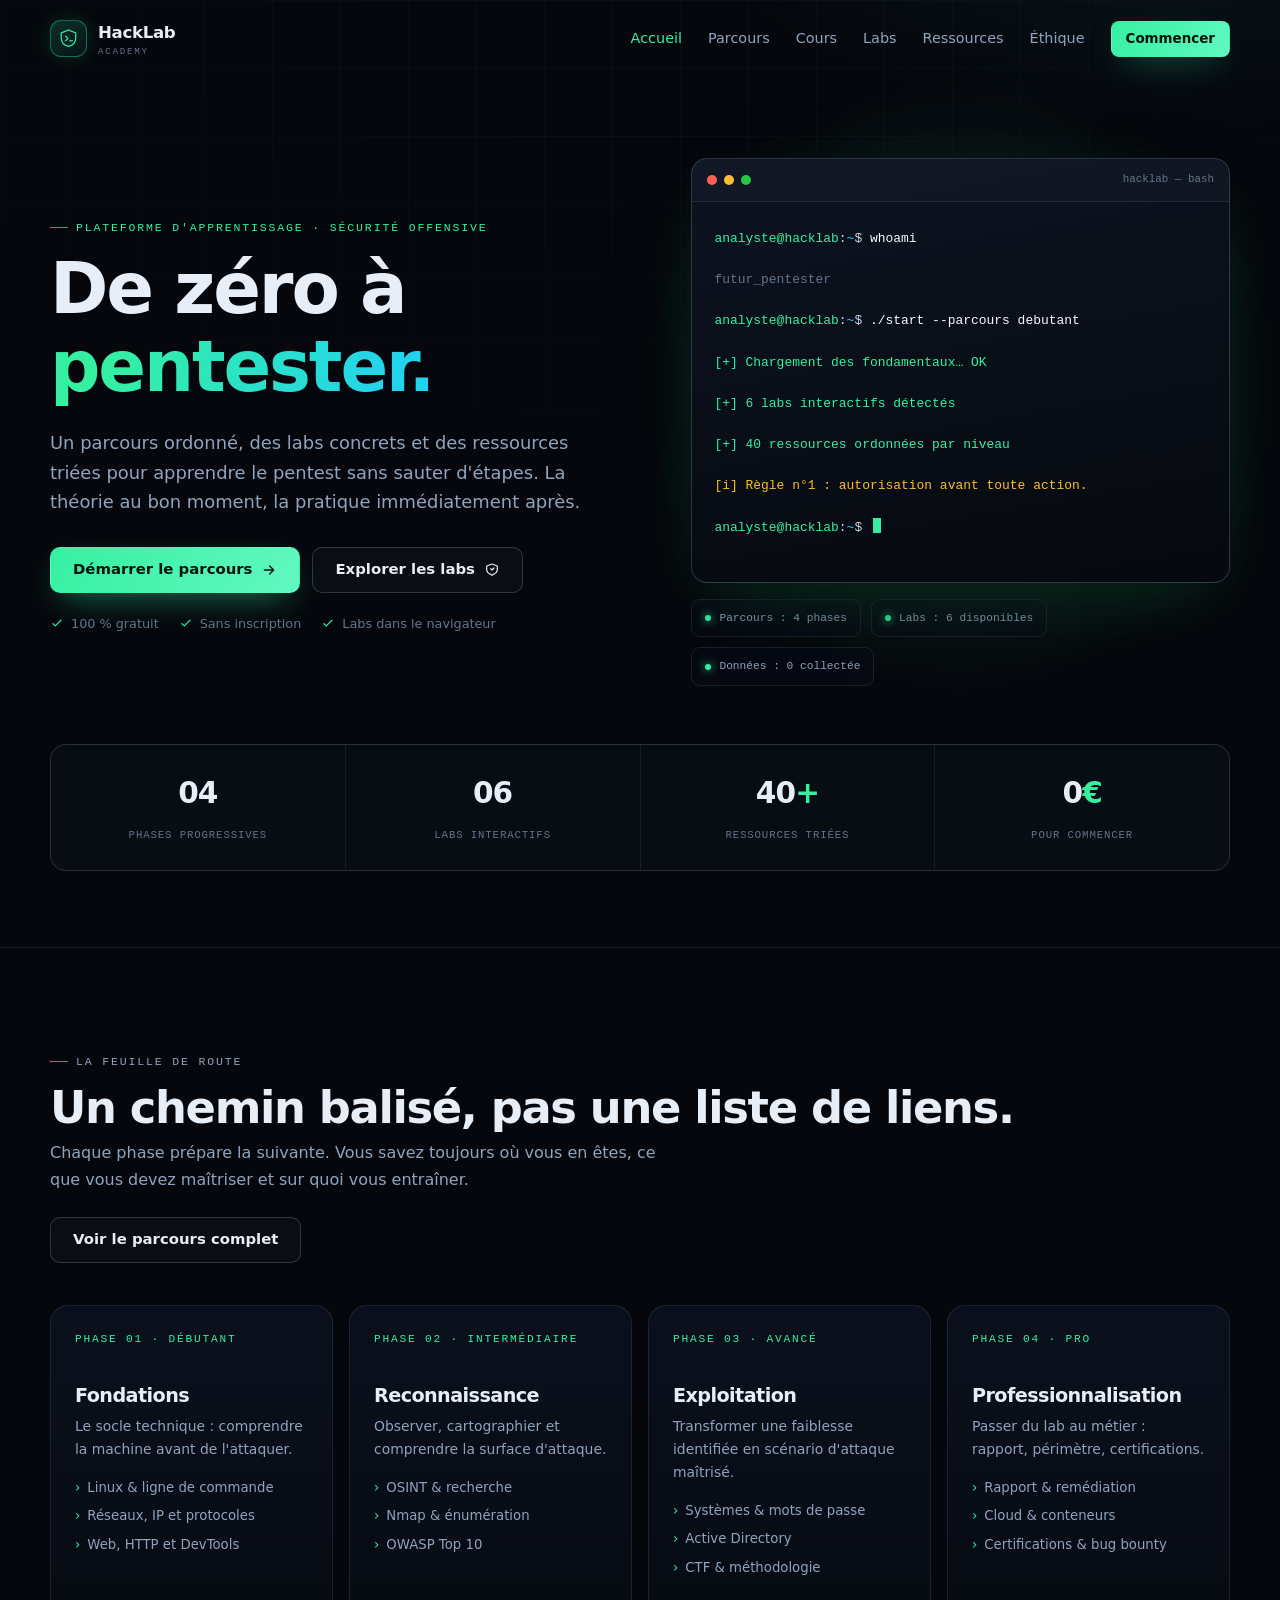
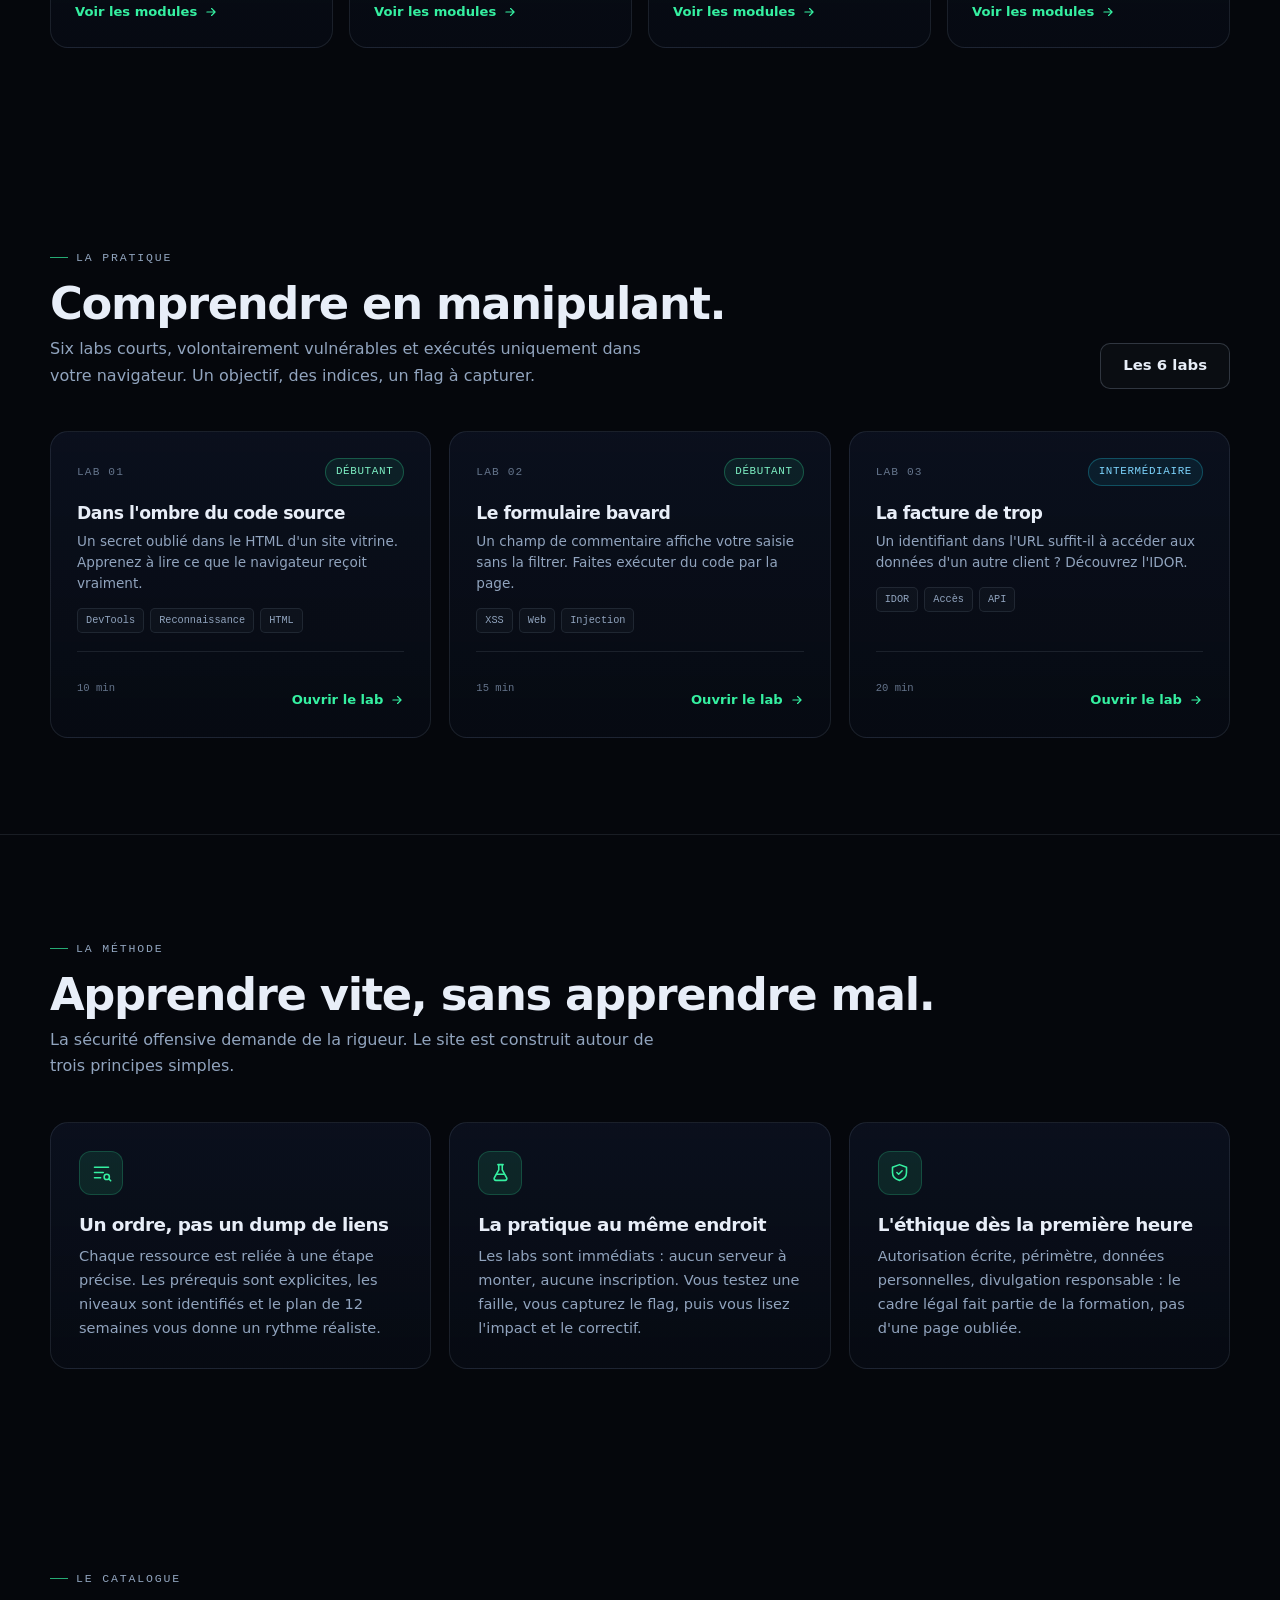
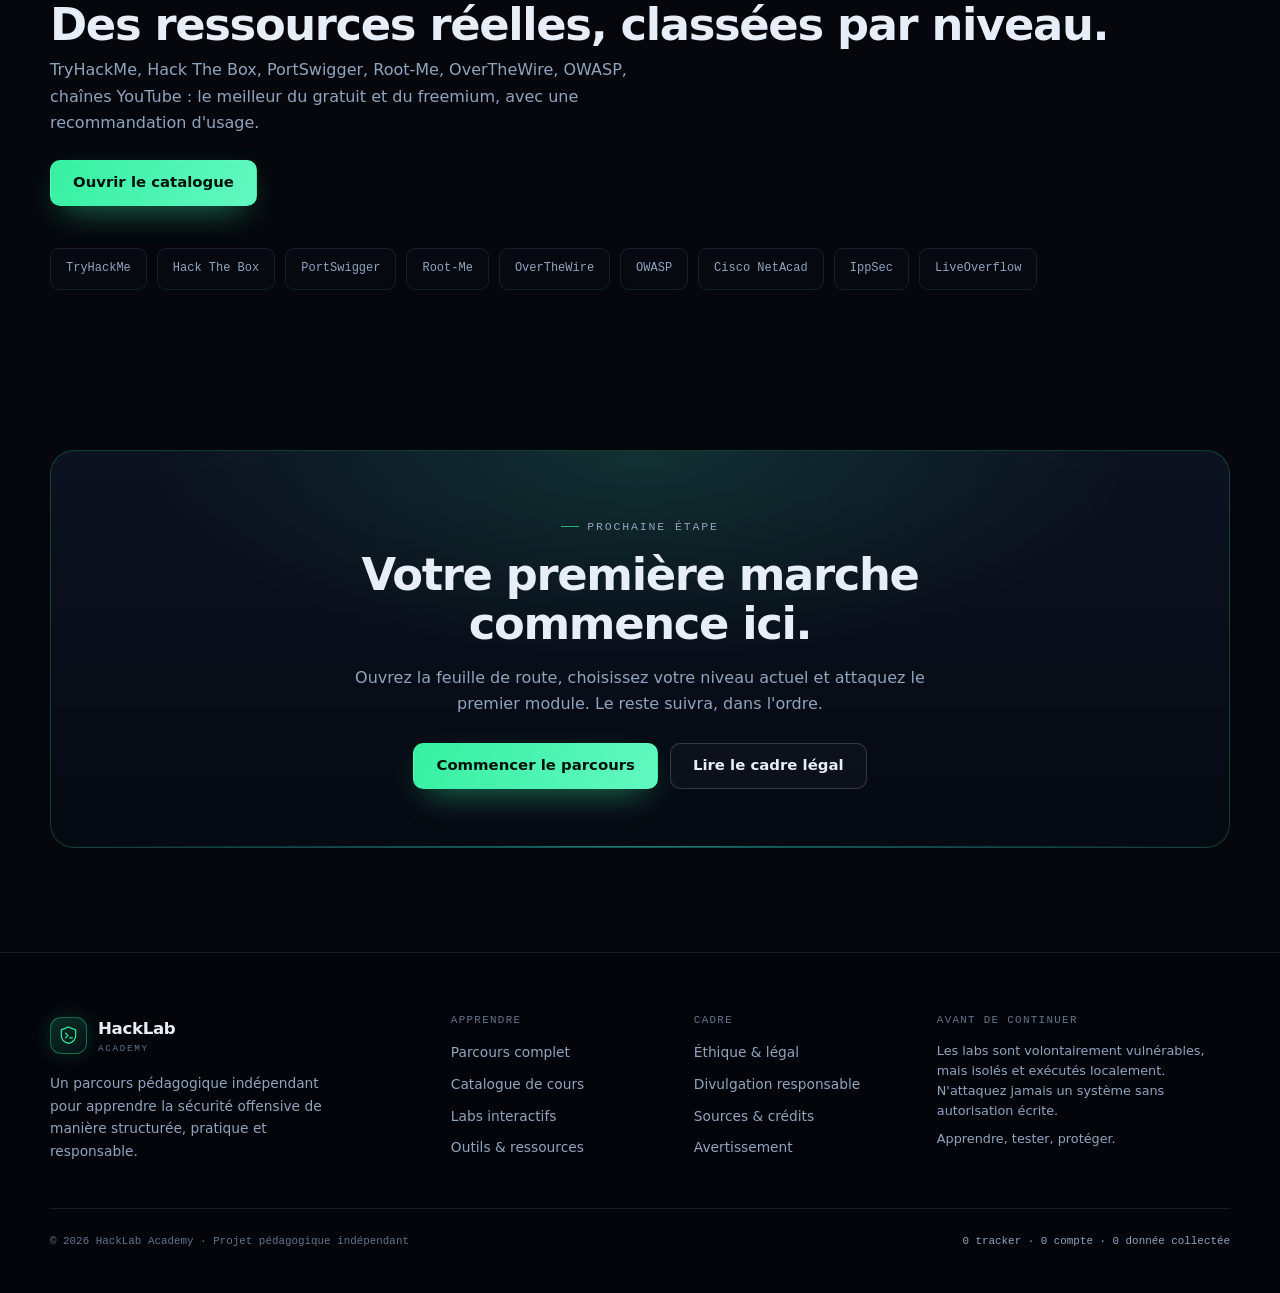
<file: index.html>
<!DOCTYPE html>
<html lang="fr">
<head>
  <meta charset="UTF-8">
  <meta name="viewport" content="width=device-width, initial-scale=1.0">
  <title>HackLab Academy — Apprendre le pentest de zéro à expert</title>
  <meta name="description" content="Un parcours structuré pour apprendre la cybersécurité offensive : cours ordonnés du débutant au pro, labs interactifs et ressources vérifiées. Gratuit, sans inscription.">
  <meta name="theme-color" content="#05070c">
  <meta http-equiv="Content-Security-Policy" content="default-src 'self' file: data:; script-src 'self' file: 'unsafe-inline'; style-src 'self' file: 'unsafe-inline' https://fonts.googleapis.com; font-src 'self' file: data: https://fonts.gstatic.com; img-src 'self' file: data:; connect-src 'self' file: https://fonts.googleapis.com https://fonts.gstatic.com; frame-src 'self' file:; object-src 'none'; base-uri 'none'; form-action 'self' file:">
  <meta name="referrer" content="strict-origin-when-cross-origin">
  <meta property="og:title" content="HackLab Academy — Apprendre le pentest de zéro à expert">
  <meta property="og:description" content="Parcours débutant → pro, 6 labs interactifs et un catalogue de cours triés par niveau.">
  <meta property="og:type" content="website">
  <link rel="icon" href="assets/img/favicon.svg" type="image/svg+xml">
  <link rel="preconnect" href="https://fonts.googleapis.com">
  <link rel="preconnect" href="https://fonts.gstatic.com" crossorigin>
  <link href="https://fonts.googleapis.com/css2?family=Inter:wght@400;500;600;700&family=JetBrains+Mono:wght@400;500&family=Space+Grotesk:wght@500;600;700&display=swap" rel="stylesheet">
  <link rel="stylesheet" href="assets/css/style.css">
  <script>document.documentElement.classList.add('js');</script>
</head>
<body>
  <a class="skip-link" href="#contenu">Aller au contenu</a>

  <header class="site-header">
    <div class="container header-inner">
      <a class="logo" href="index.html" aria-label="HackLab Academy, accueil">
        <span class="logo-mark" aria-hidden="true">
          <svg viewBox="0 0 32 32" fill="none">
            <path d="M16 3 27 7.5v8c0 6.5-4.6 10.8-11 12.5C9.6 26.3 5 22 5 15.5v-8L16 3Z" stroke="currentColor" stroke-width="1.8"/>
            <path d="m11.5 12.5 3.5 3.5-3.5 3.5M18 19.5h4" stroke="currentColor" stroke-width="1.8" stroke-linecap="round" stroke-linejoin="round"/>
          </svg>
        </span>
        <span class="logo-text">HackLab <small>Academy</small></span>
      </a>

      <nav class="main-nav" id="main-nav" aria-label="Navigation principale">
        <a href="index.html" aria-current="page">Accueil</a>
        <a href="parcours.html">Parcours</a>
        <a href="cours.html">Cours</a>
        <a href="labs.html">Labs</a>
        <a href="ressources.html">Ressources</a>
        <a href="ethique.html">Éthique</a>
        <a class="btn btn--sm btn--primary nav-cta" href="parcours.html">Commencer</a>
      </nav>

      <button class="nav-toggle" type="button" aria-expanded="false" aria-controls="main-nav" aria-label="Ouvrir le menu">
        <span></span><span></span><span></span>
      </button>
    </div>
  </header>

  <main id="contenu">
    <section class="hero">
      <div class="container">
        <div class="hero-grid">
          <div class="hero-copy">
            <p class="kicker">Plateforme d'apprentissage · Sécurité offensive</p>
            <h1>
              <span class="line">De zéro à</span>
              <span class="line"><span class="text-gradient">pentester.</span></span>
            </h1>
            <p class="lead">Un parcours ordonné, des labs concrets et des ressources triées pour apprendre le pentest sans sauter d'étapes. La théorie au bon moment, la pratique immédiatement après.</p>

            <div class="hero-actions">
              <a class="btn btn--primary" href="parcours.html">
                Démarrer le parcours
                <svg viewBox="0 0 24 24" fill="none" aria-hidden="true"><path d="M5 12h14M13 6l6 6-6 6" stroke="currentColor" stroke-width="2" stroke-linecap="round" stroke-linejoin="round"/></svg>
              </a>
              <a class="btn btn--ghost" href="labs.html">
                Explorer les labs
                <svg viewBox="0 0 24 24" fill="none" aria-hidden="true"><path d="M9 18s-5-2-5-7V6l8-3 8 3v5c0 5-5 7-5 7l-3 2-3-2Z" stroke="currentColor" stroke-width="1.8" stroke-linejoin="round"/><path d="m10 10 2 2 3-3" stroke="currentColor" stroke-width="1.8" stroke-linecap="round" stroke-linejoin="round"/></svg>
              </a>
            </div>

            <div class="hero-meta">
              <span><svg viewBox="0 0 24 24" fill="none" aria-hidden="true"><path d="m5 13 4 4L19 7" stroke="currentColor" stroke-width="2.2" stroke-linecap="round" stroke-linejoin="round"/></svg>100 % gratuit</span>
              <span><svg viewBox="0 0 24 24" fill="none" aria-hidden="true"><path d="m5 13 4 4L19 7" stroke="currentColor" stroke-width="2.2" stroke-linecap="round" stroke-linejoin="round"/></svg>Sans inscription</span>
              <span><svg viewBox="0 0 24 24" fill="none" aria-hidden="true"><path d="m5 13 4 4L19 7" stroke="currentColor" stroke-width="2.2" stroke-linecap="round" stroke-linejoin="round"/></svg>Labs dans le navigateur</span>
            </div>
          </div>

          <div class="hero-visual reveal">
            <div class="terminal">
              <div class="terminal-bar">
                <span class="terminal-dot"></span>
                <span class="terminal-dot"></span>
                <span class="terminal-dot"></span>
                <span class="terminal-title">hacklab — bash</span>
              </div>
              <div class="terminal-body">
                <p class="t-line t-erase"><span class="t-prompt">analyste@hacklab</span>:<span class="t-path">~</span>$ <span class="t-cmd">whoami</span></p>
                <p class="t-line t-muted t-erase" style="--delay:.15s">futur_pentester</p>
                <p class="t-line t-erase" style="--delay:.3s"><span class="t-prompt">analyste@hacklab</span>:<span class="t-path">~</span>$ <span class="t-cmd">./start --parcours debutant</span></p>
                <p class="t-line t-ok t-erase" style="--delay:.45s">[+] Chargement des fondamentaux… OK</p>
                <p class="t-line t-ok t-erase" style="--delay:.6s">[+] 6 labs interactifs détectés</p>
                <p class="t-line t-ok t-erase" style="--delay:.75s">[+] 40 ressources ordonnées par niveau</p>
                <p class="t-line t-warn t-erase" style="--delay:.9s">[i] Règle n°1 : autorisation avant toute action.</p>
                <p class="t-line t-erase" style="--delay:1.05s"><span class="t-prompt">analyste@hacklab</span>:<span class="t-path">~</span>$ <span class="cursor" aria-hidden="true"></span></p>
              </div>
            </div>
            <div class="status-row">
              <span class="status-chip"><i></i>Parcours : 4 phases</span>
              <span class="status-chip"><i></i>Labs : 6 disponibles</span>
              <span class="status-chip"><i></i>Données : 0 collectée</span>
            </div>
          </div>
        </div>

        <div class="stats reveal" aria-label="Chiffres clés">
          <div class="stat"><strong>04</strong><span>Phases progressives</span></div>
          <div class="stat"><strong>06</strong><span>Labs interactifs</span></div>
          <div class="stat"><strong>40<span>+</span></strong><span>Ressources triées</span></div>
          <div class="stat"><strong>0<span>€</span></strong><span>Pour commencer</span></div>
        </div>
      </div>
    </section>

    <section class="section section--bordered" id="parcours">
      <div class="container">
        <div class="section-head reveal">
          <div>
            <p class="kicker">La feuille de route</p>
            <h2>Un chemin balisé, pas une liste de liens.</h2>
            <p>Chaque phase prépare la suivante. Vous savez toujours où vous en êtes, ce que vous devez maîtriser et sur quoi vous entraîner.</p>
          </div>
          <a class="btn btn--ghost" href="parcours.html">Voir le parcours complet</a>
        </div>

        <div class="phase-cards">
          <article class="card phase-card reveal">
            <span class="phase-card__num">PHASE 01 · DÉBUTANT</span>
            <h3>Fondations</h3>
            <p>Le socle technique : comprendre la machine avant de l'attaquer.</p>
            <ul>
              <li>Linux &amp; ligne de commande</li>
              <li>Réseaux, IP et protocoles</li>
              <li>Web, HTTP et DevTools</li>
            </ul>
            <a class="card-arrow" href="parcours.html#phase-1">Voir les modules
              <svg viewBox="0 0 24 24" fill="none" aria-hidden="true"><path d="M5 12h14M13 6l6 6-6 6" stroke="currentColor" stroke-width="2" stroke-linecap="round" stroke-linejoin="round"/></svg>
            </a>
          </article>

          <article class="card phase-card reveal" style="--delay:.08s">
            <span class="phase-card__num">PHASE 02 · INTERMÉDIAIRE</span>
            <h3>Reconnaissance</h3>
            <p>Observer, cartographier et comprendre la surface d'attaque.</p>
            <ul>
              <li>OSINT &amp; recherche</li>
              <li>Nmap &amp; énumération</li>
              <li>OWASP Top 10</li>
            </ul>
            <a class="card-arrow" href="parcours.html#phase-2">Voir les modules
              <svg viewBox="0 0 24 24" fill="none" aria-hidden="true"><path d="M5 12h14M13 6l6 6-6 6" stroke="currentColor" stroke-width="2" stroke-linecap="round" stroke-linejoin="round"/></svg>
            </a>
          </article>

          <article class="card phase-card reveal" style="--delay:.16s">
            <span class="phase-card__num">PHASE 03 · AVANCÉ</span>
            <h3>Exploitation</h3>
            <p>Transformer une faiblesse identifiée en scénario d'attaque maîtrisé.</p>
            <ul>
              <li>Systèmes &amp; mots de passe</li>
              <li>Active Directory</li>
              <li>CTF &amp; méthodologie</li>
            </ul>
            <a class="card-arrow" href="parcours.html#phase-3">Voir les modules
              <svg viewBox="0 0 24 24" fill="none" aria-hidden="true"><path d="M5 12h14M13 6l6 6-6 6" stroke="currentColor" stroke-width="2" stroke-linecap="round" stroke-linejoin="round"/></svg>
            </a>
          </article>

          <article class="card phase-card reveal" style="--delay:.24s">
            <span class="phase-card__num">PHASE 04 · PRO</span>
            <h3>Professionnalisation</h3>
            <p>Passer du lab au métier : rapport, périmètre, certifications.</p>
            <ul>
              <li>Rapport &amp; remédiation</li>
              <li>Cloud &amp; conteneurs</li>
              <li>Certifications &amp; bug bounty</li>
            </ul>
            <a class="card-arrow" href="parcours.html#phase-4">Voir les modules
              <svg viewBox="0 0 24 24" fill="none" aria-hidden="true"><path d="M5 12h14M13 6l6 6-6 6" stroke="currentColor" stroke-width="2" stroke-linecap="round" stroke-linejoin="round"/></svg>
            </a>
          </article>
        </div>
      </div>
    </section>

    <section class="section" id="labs">
      <div class="container">
        <div class="section-head reveal">
          <div>
            <p class="kicker">La pratique</p>
            <h2>Comprendre en manipulant.</h2>
            <p>Six labs courts, volontairement vulnérables et exécutés uniquement dans votre navigateur. Un objectif, des indices, un flag à capturer.</p>
          </div>
          <a class="btn btn--ghost" href="labs.html">Les 6 labs</a>
        </div>

        <div class="labs-grid">
          <article class="card lab-card reveal">
            <div class="lab-card__head">
              <span class="lab-index">LAB 01</span>
              <span class="badge badge--beginner">Débutant</span>
            </div>
            <h3>Dans l'ombre du code source</h3>
            <p>Un secret oublié dans le HTML d'un site vitrine. Apprenez à lire ce que le navigateur reçoit vraiment.</p>
            <div class="lab-tags"><span class="tag">DevTools</span><span class="tag">Reconnaissance</span><span class="tag">HTML</span></div>
            <div class="lab-card__foot">
              <time>10 min</time>
              <a class="card-arrow" href="labs/lab1-source.html">Ouvrir le lab
                <svg viewBox="0 0 24 24" fill="none" aria-hidden="true"><path d="M5 12h14M13 6l6 6-6 6" stroke="currentColor" stroke-width="2" stroke-linecap="round" stroke-linejoin="round"/></svg>
              </a>
            </div>
          </article>

          <article class="card lab-card reveal" style="--delay:.08s">
            <div class="lab-card__head">
              <span class="lab-index">LAB 02</span>
              <span class="badge badge--beginner">Débutant</span>
            </div>
            <h3>Le formulaire bavard</h3>
            <p>Un champ de commentaire affiche votre saisie sans la filtrer. Faites exécuter du code par la page.</p>
            <div class="lab-tags"><span class="tag">XSS</span><span class="tag">Web</span><span class="tag">Injection</span></div>
            <div class="lab-card__foot">
              <time>15 min</time>
              <a class="card-arrow" href="labs/lab2-xss.html">Ouvrir le lab
                <svg viewBox="0 0 24 24" fill="none" aria-hidden="true"><path d="M5 12h14M13 6l6 6-6 6" stroke="currentColor" stroke-width="2" stroke-linecap="round" stroke-linejoin="round"/></svg>
              </a>
            </div>
          </article>

          <article class="card lab-card reveal" style="--delay:.16s">
            <div class="lab-card__head">
              <span class="lab-index">LAB 03</span>
              <span class="badge badge--intermediate">Intermédiaire</span>
            </div>
            <h3>La facture de trop</h3>
            <p>Un identifiant dans l'URL suffit-il à accéder aux données d'un autre client ? Découvrez l'IDOR.</p>
            <div class="lab-tags"><span class="tag">IDOR</span><span class="tag">Accès</span><span class="tag">API</span></div>
            <div class="lab-card__foot">
              <time>20 min</time>
              <a class="card-arrow" href="labs/lab3-idor.html">Ouvrir le lab
                <svg viewBox="0 0 24 24" fill="none" aria-hidden="true"><path d="M5 12h14M13 6l6 6-6 6" stroke="currentColor" stroke-width="2" stroke-linecap="round" stroke-linejoin="round"/></svg>
              </a>
            </div>
          </article>
        </div>
      </div>
    </section>

    <section class="section section--bordered" id="methode">
      <div class="container">
        <div class="section-head reveal">
          <div>
            <p class="kicker">La méthode</p>
            <h2>Apprendre vite, sans apprendre mal.</h2>
            <p>La sécurité offensive demande de la rigueur. Le site est construit autour de trois principes simples.</p>
          </div>
        </div>

        <div class="features">
          <article class="card feature reveal">
            <div class="feature-icon" aria-hidden="true">
              <svg viewBox="0 0 24 24" fill="none"><path d="M4 6h16M4 12h10M4 18h7" stroke="currentColor" stroke-width="1.8" stroke-linecap="round"/><circle cx="18" cy="17" r="3" stroke="currentColor" stroke-width="1.8"/><path d="m20.5 19.5 2 2" stroke="currentColor" stroke-width="1.8" stroke-linecap="round"/></svg>
            </div>
            <h3>Un ordre, pas un dump de liens</h3>
            <p>Chaque ressource est reliée à une étape précise. Les prérequis sont explicites, les niveaux sont identifiés et le plan de 12 semaines vous donne un rythme réaliste.</p>
          </article>

          <article class="card feature reveal" style="--delay:.08s">
            <div class="feature-icon" aria-hidden="true">
              <svg viewBox="0 0 24 24" fill="none"><path d="M9 3h6M10 3v6L5 18a2 2 0 0 0 1.8 3h10.4a2 2 0 0 0 1.8-3L14 9V3" stroke="currentColor" stroke-width="1.8" stroke-linecap="round" stroke-linejoin="round"/><path d="M7.5 14h9" stroke="currentColor" stroke-width="1.8" stroke-linecap="round"/></svg>
            </div>
            <h3>La pratique au même endroit</h3>
            <p>Les labs sont immédiats : aucun serveur à monter, aucune inscription. Vous testez une faille, vous capturez le flag, puis vous lisez l'impact et le correctif.</p>
          </article>

          <article class="card feature reveal" style="--delay:.16s">
            <div class="feature-icon" aria-hidden="true">
              <svg viewBox="0 0 24 24" fill="none"><path d="M12 3 20 6v6c0 4.8-3.4 7.8-8 9-4.6-1.2-8-4.2-8-9V6l8-3Z" stroke="currentColor" stroke-width="1.8" stroke-linejoin="round"/><path d="m9 12 2 2 4-4" stroke="currentColor" stroke-width="1.8" stroke-linecap="round" stroke-linejoin="round"/></svg>
            </div>
            <h3>L'éthique dès la première heure</h3>
            <p>Autorisation écrite, périmètre, données personnelles, divulgation responsable : le cadre légal fait partie de la formation, pas d'une page oubliée.</p>
          </article>
        </div>
      </div>
    </section>

    <section class="section">
      <div class="container">
        <div class="section-head reveal">
          <div>
            <p class="kicker">Le catalogue</p>
            <h2>Des ressources réelles, classées par niveau.</h2>
            <p>TryHackMe, Hack The Box, PortSwigger, Root-Me, OverTheWire, OWASP, chaînes YouTube : le meilleur du gratuit et du freemium, avec une recommandation d'usage.</p>
          </div>
          <a class="btn btn--primary" href="cours.html">Ouvrir le catalogue</a>
        </div>
        <div class="provider-strip reveal">
          <span class="provider">TryHackMe</span>
          <span class="provider">Hack The Box</span>
          <span class="provider">PortSwigger</span>
          <span class="provider">Root-Me</span>
          <span class="provider">OverTheWire</span>
          <span class="provider">OWASP</span>
          <span class="provider">Cisco NetAcad</span>
          <span class="provider">IppSec</span>
          <span class="provider">LiveOverflow</span>
        </div>
      </div>
    </section>

    <section class="section section--tight">
      <div class="container">
        <div class="cta-panel reveal">
          <p class="kicker">Prochaine étape</p>
          <h2>Votre première marche commence ici.</h2>
          <p>Ouvrez la feuille de route, choisissez votre niveau actuel et attaquez le premier module. Le reste suivra, dans l'ordre.</p>
          <div class="cta-actions">
            <a class="btn btn--primary" href="parcours.html">Commencer le parcours</a>
            <a class="btn btn--ghost" href="ethique.html">Lire le cadre légal</a>
          </div>
        </div>
      </div>
    </section>
  </main>

  <footer class="site-footer">
    <div class="container">
      <div class="footer-grid">
        <div class="footer-brand">
          <a class="logo" href="index.html" aria-label="HackLab Academy, accueil">
            <span class="logo-mark" aria-hidden="true">
              <svg viewBox="0 0 32 32" fill="none">
                <path d="M16 3 27 7.5v8c0 6.5-4.6 10.8-11 12.5C9.6 26.3 5 22 5 15.5v-8L16 3Z" stroke="currentColor" stroke-width="1.8"/>
                <path d="m11.5 12.5 3.5 3.5-3.5 3.5M18 19.5h4" stroke="currentColor" stroke-width="1.8" stroke-linecap="round" stroke-linejoin="round"/>
              </svg>
            </span>
            <span class="logo-text">HackLab <small>Academy</small></span>
          </a>
          <p>Un parcours pédagogique indépendant pour apprendre la sécurité offensive de manière structurée, pratique et responsable.</p>
        </div>

        <div class="footer-col">
          <h3>Apprendre</h3>
          <a href="parcours.html">Parcours complet</a>
          <a href="cours.html">Catalogue de cours</a>
          <a href="labs.html">Labs interactifs</a>
          <a href="ressources.html">Outils &amp; ressources</a>
        </div>

        <div class="footer-col">
          <h3>Cadre</h3>
          <a href="ethique.html">Éthique &amp; légal</a>
          <a href="ethique.html#divulgation">Divulgation responsable</a>
          <a href="ethique.html#sources">Sources &amp; crédits</a>
          <a href="ethique.html#avertissement">Avertissement</a>
        </div>

        <div class="footer-col">
          <h3>Avant de continuer</h3>
          <p>Les labs sont volontairement vulnérables, mais isolés et exécutés localement. N'attaquez jamais un système sans autorisation écrite.</p>
          <p class="footer-warning">Apprendre, tester, protéger.</p>
        </div>
      </div>

      <div class="footer-bottom">
        <p>© <span data-year>2026</span> HackLab Academy · Projet pédagogique indépendant</p>
        <p><strong>0 tracker · 0 compte · 0 donnée collectée</strong></p>
      </div>
    </div>
  </footer>

  <script src="assets/js/main.js"></script>
</body>
</html>
</file>
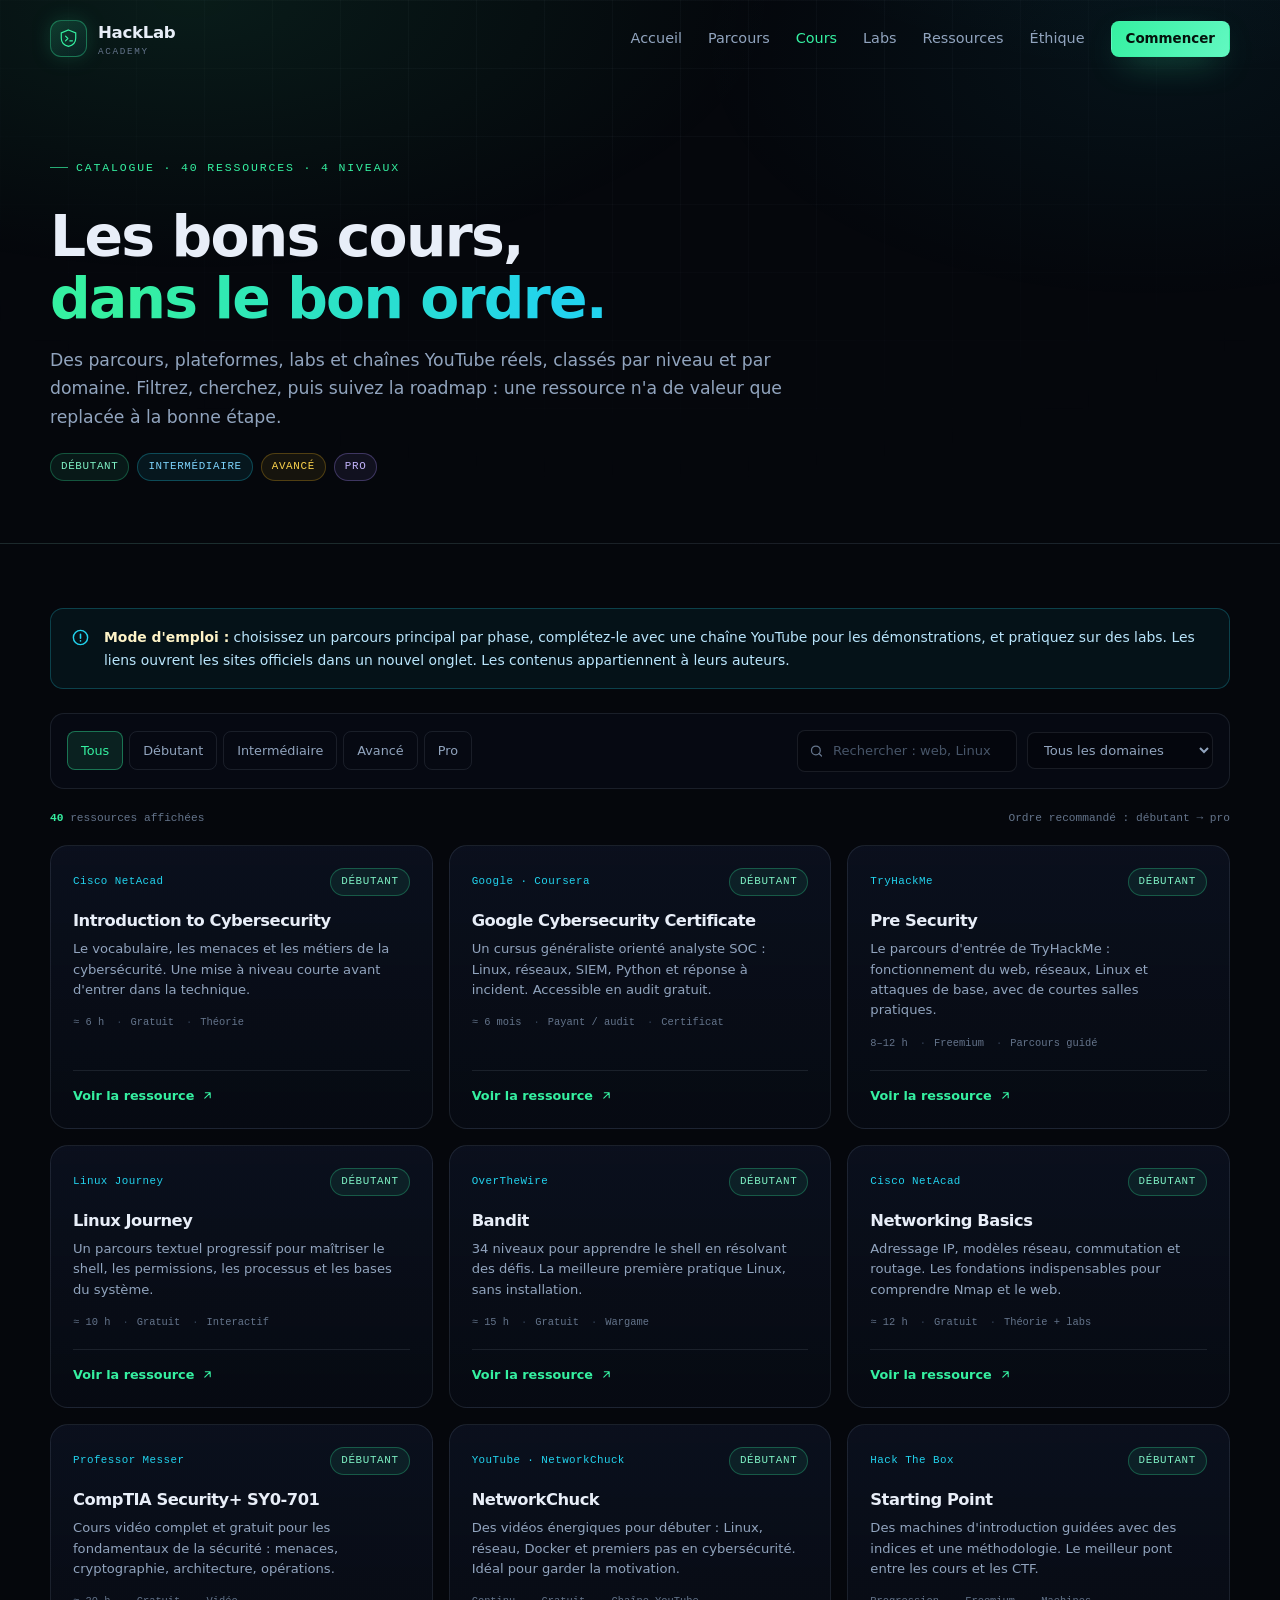
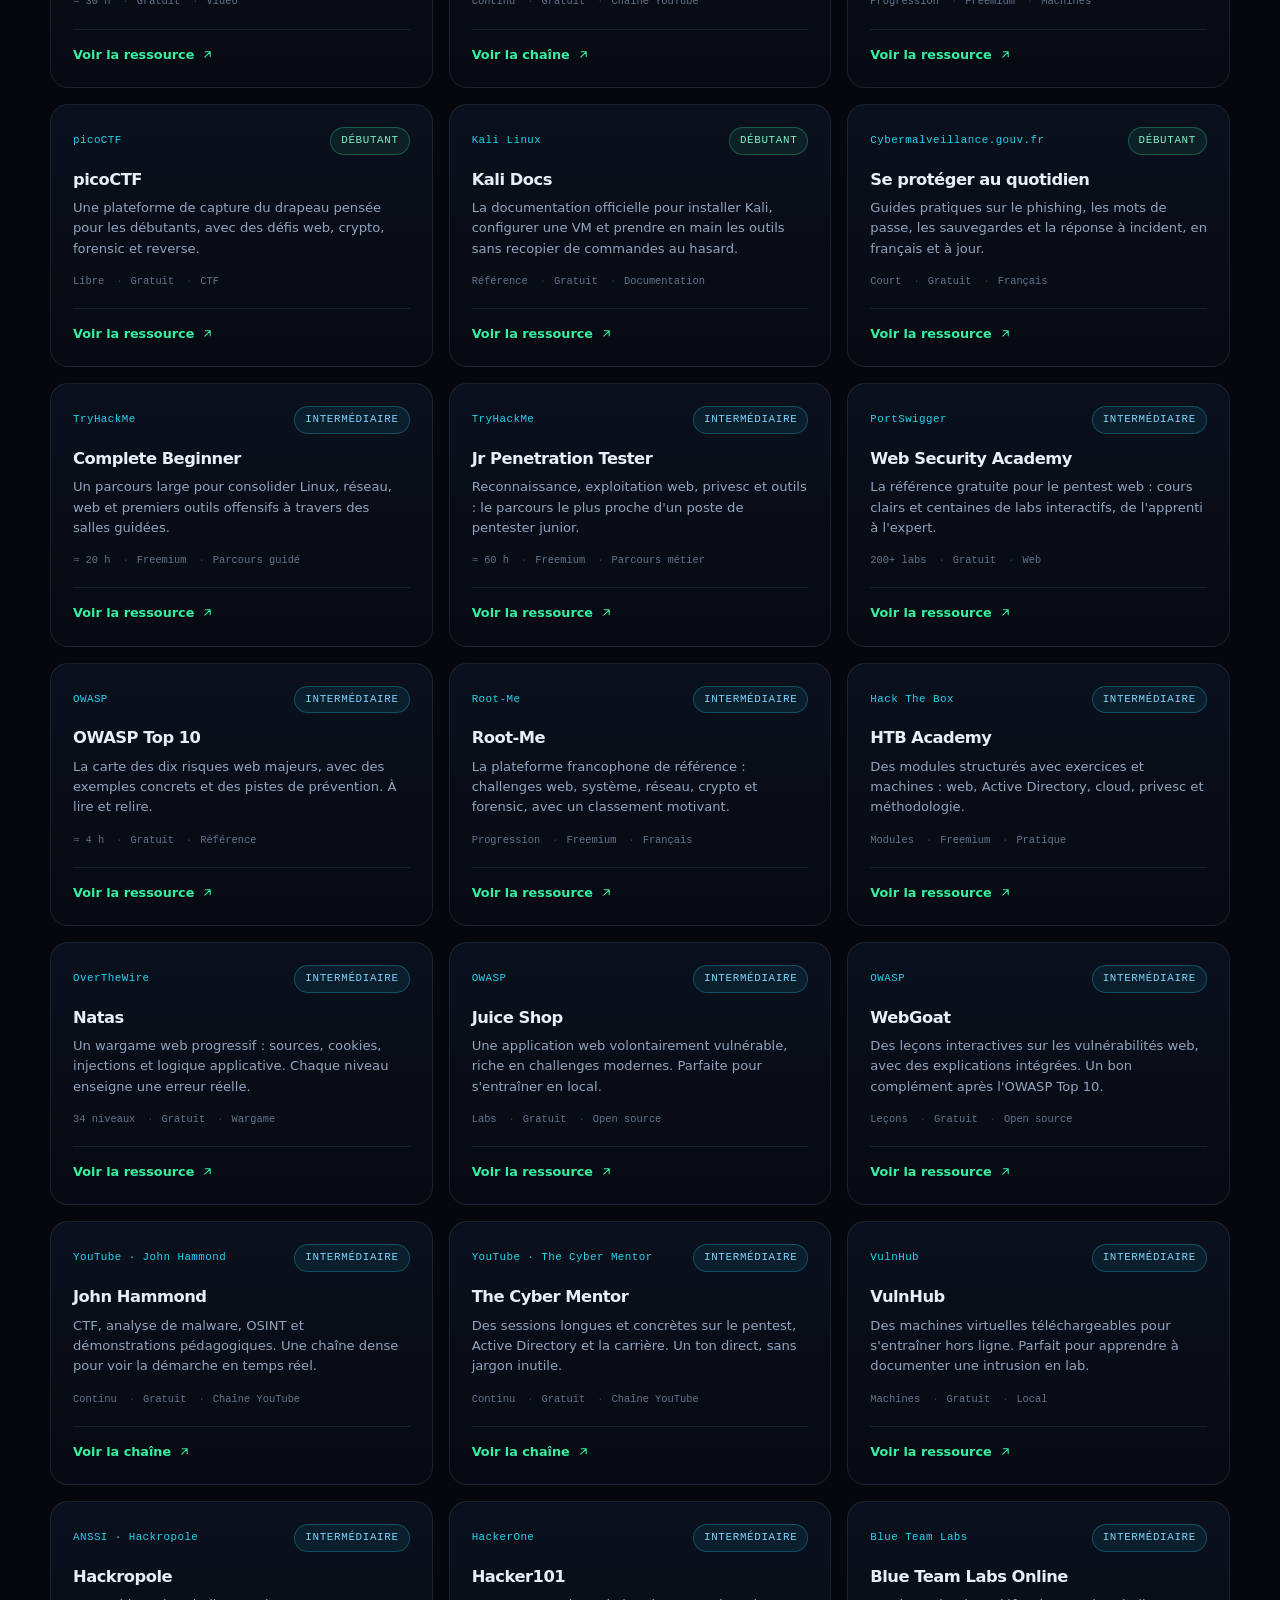
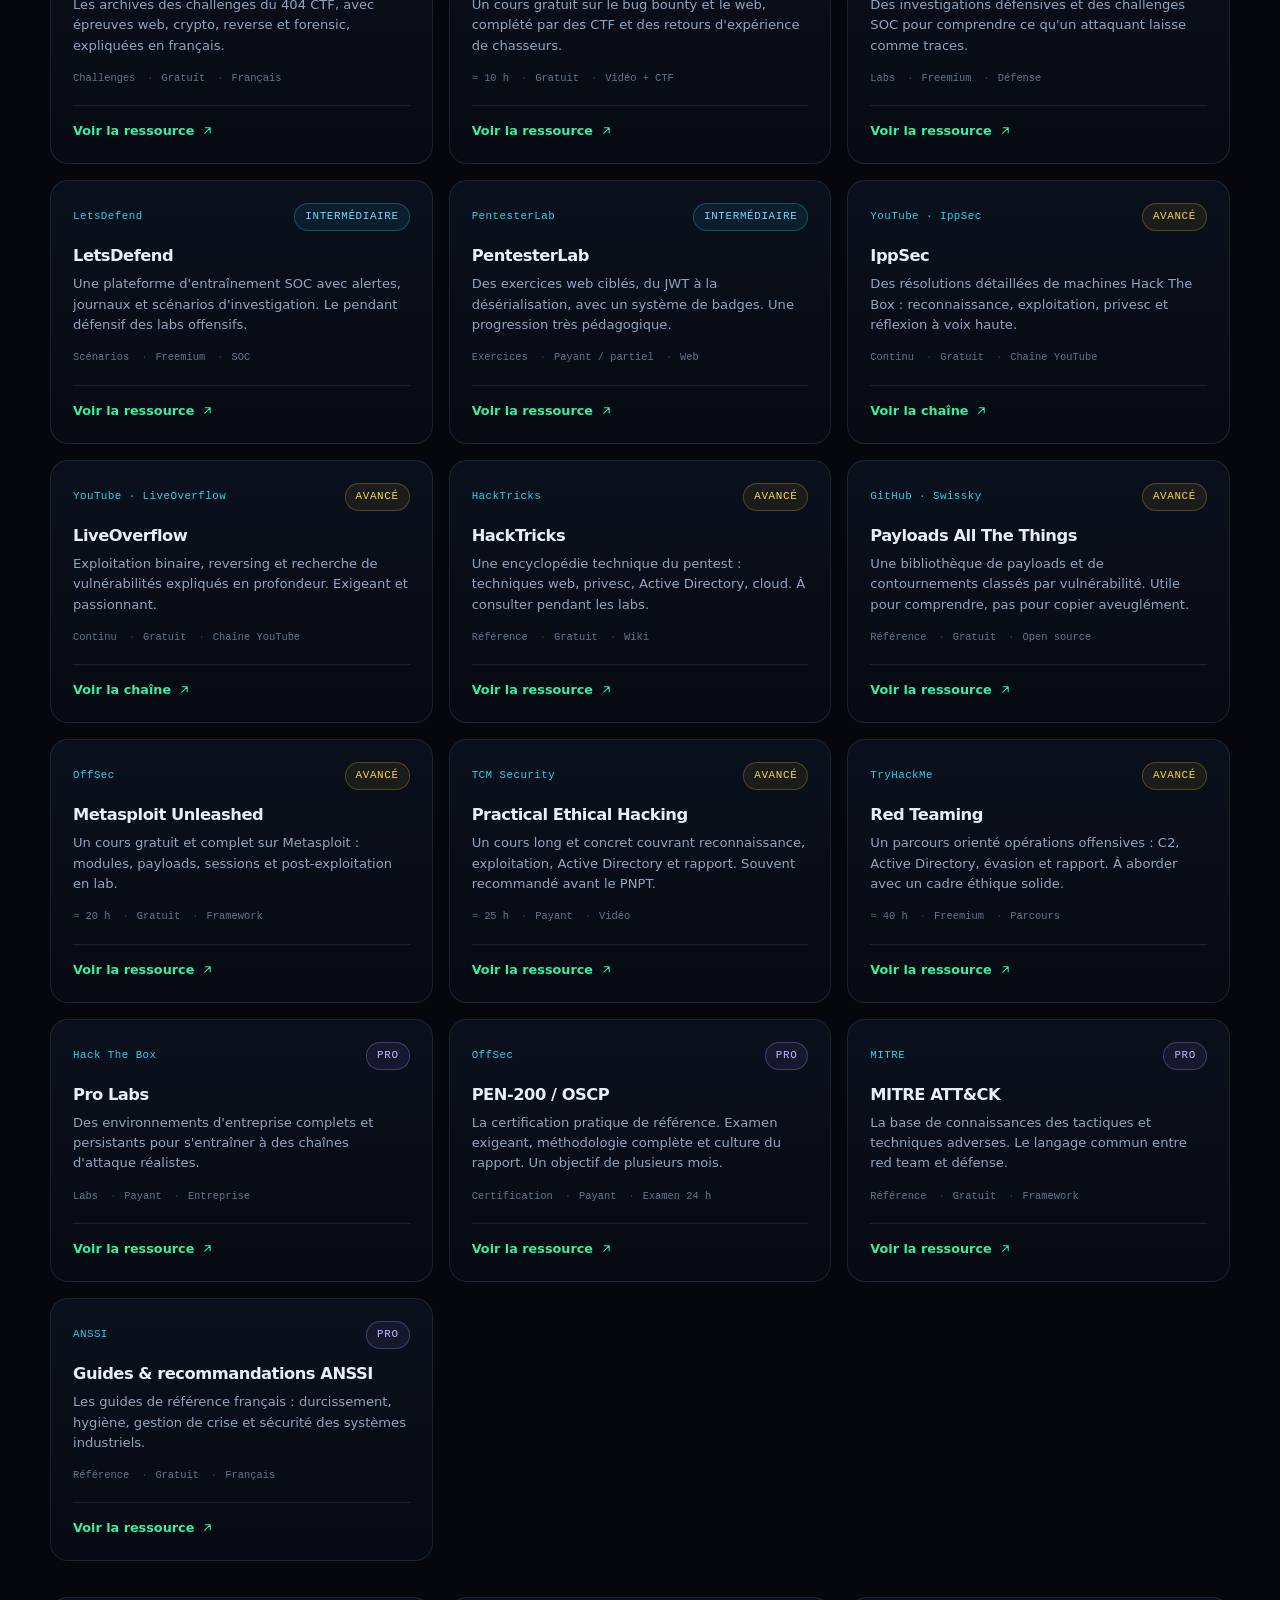
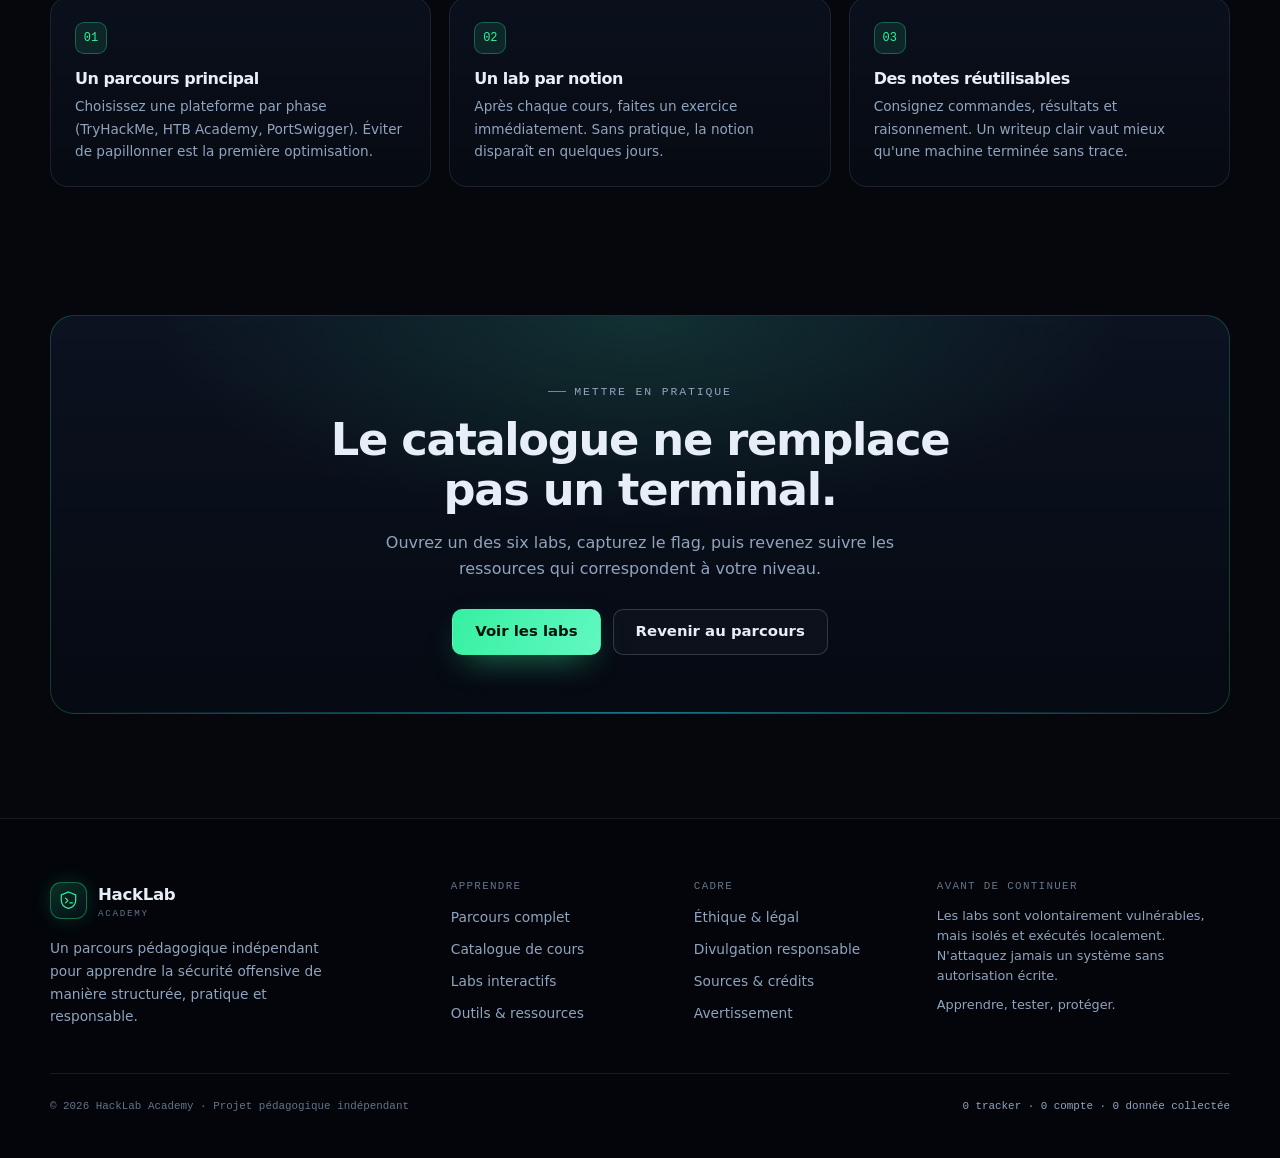
<file: cours.html>
<!DOCTYPE html>
<html lang="fr">
<head>
  <meta charset="UTF-8">
  <meta name="viewport" content="width=device-width, initial-scale=1.0">
  <title>Catalogue de cours — HackLab Academy</title>
  <meta name="description" content="40 cours, parcours et chaînes YouTube triés du niveau débutant au niveau pro : TryHackMe, Hack The Box, PortSwigger, Root-Me, OWASP, Cisco, IppSec et plus.">
  <meta name="theme-color" content="#05070c">
  <meta http-equiv="Content-Security-Policy" content="default-src 'self' file: data:; script-src 'self' file: 'unsafe-inline'; style-src 'self' file: 'unsafe-inline' https://fonts.googleapis.com; font-src 'self' file: data: https://fonts.gstatic.com; img-src 'self' file: data:; connect-src 'self' file: https://fonts.googleapis.com https://fonts.gstatic.com; frame-src 'self' file:; object-src 'none'; base-uri 'none'; form-action 'self' file:">
  <meta name="referrer" content="strict-origin-when-cross-origin">
  <link rel="icon" href="assets/img/favicon.svg" type="image/svg+xml">
  <link rel="preconnect" href="https://fonts.googleapis.com">
  <link rel="preconnect" href="https://fonts.gstatic.com" crossorigin>
  <link href="https://fonts.googleapis.com/css2?family=Inter:wght@400;500;600;700&family=JetBrains+Mono:wght@400;500&family=Space+Grotesk:wght@500;600;700&display=swap" rel="stylesheet">
  <link rel="stylesheet" href="assets/css/style.css">
  <script>document.documentElement.classList.add('js');</script>
</head>
<body>
  <a class="skip-link" href="#contenu">Aller au contenu</a>

  <header class="site-header">
    <div class="container header-inner">
      <a class="logo" href="index.html" aria-label="HackLab Academy, accueil">
        <span class="logo-mark" aria-hidden="true">
          <svg viewBox="0 0 32 32" fill="none">
            <path d="M16 3 27 7.5v8c0 6.5-4.6 10.8-11 12.5C9.6 26.3 5 22 5 15.5v-8L16 3Z" stroke="currentColor" stroke-width="1.8"/>
            <path d="m11.5 12.5 3.5 3.5-3.5 3.5M18 19.5h4" stroke="currentColor" stroke-width="1.8" stroke-linecap="round" stroke-linejoin="round"/>
          </svg>
        </span>
        <span class="logo-text">HackLab <small>Academy</small></span>
      </a>
      <nav class="main-nav" id="main-nav" aria-label="Navigation principale">
        <a href="index.html">Accueil</a>
        <a href="parcours.html">Parcours</a>
        <a href="cours.html" aria-current="page">Cours</a>
        <a href="labs.html">Labs</a>
        <a href="ressources.html">Ressources</a>
        <a href="ethique.html">Éthique</a>
        <a class="btn btn--sm btn--primary nav-cta" href="parcours.html">Commencer</a>
      </nav>
      <button class="nav-toggle" type="button" aria-expanded="false" aria-controls="main-nav" aria-label="Ouvrir le menu">
        <span></span><span></span><span></span>
      </button>
    </div>
  </header>

  <main id="contenu">
    <section class="page-hero">
      <div class="container">
        <p class="kicker">Catalogue · 40 ressources · 4 niveaux</p>
        <h1>Les bons cours,<br><span class="text-gradient">dans le bon ordre.</span></h1>
        <p class="lead">Des parcours, plateformes, labs et chaînes YouTube réels, classés par niveau et par domaine. Filtrez, cherchez, puis suivez la roadmap : une ressource n'a de valeur que replacée à la bonne étape.</p>
        <div class="page-hero__meta">
          <span class="badge badge--beginner">Débutant</span>
          <span class="badge badge--intermediate">Intermédiaire</span>
          <span class="badge badge--advanced">Avancé</span>
          <span class="badge badge--pro">Pro</span>
        </div>
      </div>
    </section>

    <section class="section section--tight">
      <div class="container">
        <div class="notice notice--info mb-0" style="margin-bottom:24px">
          <svg viewBox="0 0 24 24" fill="none" aria-hidden="true"><circle cx="12" cy="12" r="9" stroke="currentColor" stroke-width="1.8"/><path d="M12 8v5M12 16.2v.1" stroke="currentColor" stroke-width="2" stroke-linecap="round"/></svg>
          <p><strong>Mode d'emploi :</strong> choisissez un parcours principal par phase, complétez-le avec une chaîne YouTube pour les démonstrations, et pratiquez sur des labs. Les liens ouvrent les sites officiels dans un nouvel onglet. Les contenus appartiennent à leurs auteurs.</p>
        </div>

        <div class="catalog-toolbar">
          <div class="filter-chips" role="group" aria-label="Filtrer par niveau">
            <button class="chip is-active" type="button" data-filter-level="all" aria-pressed="true">Tous</button>
            <button class="chip" type="button" data-filter-level="debutant" aria-pressed="false">Débutant</button>
            <button class="chip" type="button" data-filter-level="intermediaire" aria-pressed="false">Intermédiaire</button>
            <button class="chip" type="button" data-filter-level="avance" aria-pressed="false">Avancé</button>
            <button class="chip" type="button" data-filter-level="pro" aria-pressed="false">Pro</button>
          </div>

          <div class="catalog-fields">
            <label class="search-field">
              <span class="sr-only">Rechercher une ressource</span>
              <svg viewBox="0 0 24 24" fill="none" aria-hidden="true"><circle cx="11" cy="11" r="7" stroke="currentColor" stroke-width="2"/><path d="m16 16 4 4" stroke="currentColor" stroke-width="2" stroke-linecap="round"/></svg>
              <input type="search" id="course-search" placeholder="Rechercher : web, Linux, XSS…" autocomplete="off">
            </label>
            <label class="select-field">
              <span class="sr-only">Filtrer par domaine</span>
              <select id="course-category">
                <option value="all">Tous les domaines</option>
                <option value="fondations">Fondations</option>
                <option value="reseau">Réseau</option>
                <option value="web">Web</option>
                <option value="systemes">Systèmes</option>
                <option value="offensive">Offensive</option>
                <option value="defense">Défense</option>
              </select>
            </label>
          </div>
        </div>

        <p class="catalog-count"><span><strong id="course-count">40</strong> ressources affichées</span><span class="mono">Ordre recommandé : débutant → pro</span></p>

        <div class="course-grid" id="course-grid">
          <article class="course-card card" data-level="debutant" data-cat="fondations" data-search="cisco netacad introduction cybersécurité débutant théorie gratuit">
            <div class="course-top"><span class="provider-tag">Cisco NetAcad</span><span class="badge badge--beginner">Débutant</span></div>
            <h3>Introduction to Cybersecurity</h3>
            <p>Le vocabulaire, les menaces et les métiers de la cybersécurité. Une mise à niveau courte avant d'entrer dans la technique.</p>
            <div class="course-meta"><span>≈ 6 h</span><span>Gratuit</span><span>Théorie</span></div>
            <a class="course-link" href="https://www.netacad.com/courses/cybersecurity/introduction-cybersecurity" target="_blank" rel="noopener noreferrer">Voir la ressource <svg viewBox="0 0 24 24" fill="none" aria-hidden="true"><path d="M7 17 17 7M8 7h9v9" stroke="currentColor" stroke-width="2" stroke-linecap="round" stroke-linejoin="round"/></svg></a>
          </article>

          <article class="course-card card" data-level="debutant" data-cat="fondations" data-search="google cybersecurity certificate coursra débutant analyste soc">
            <div class="course-top"><span class="provider-tag">Google · Coursera</span><span class="badge badge--beginner">Débutant</span></div>
            <h3>Google Cybersecurity Certificate</h3>
            <p>Un cursus généraliste orienté analyste SOC : Linux, réseaux, SIEM, Python et réponse à incident. Accessible en audit gratuit.</p>
            <div class="course-meta"><span>≈ 6 mois</span><span>Payant / audit</span><span>Certificat</span></div>
            <a class="course-link" href="https://www.coursera.org/professional-certificates/google-cybersecurity" target="_blank" rel="noopener noreferrer">Voir la ressource <svg viewBox="0 0 24 24" fill="none" aria-hidden="true"><path d="M7 17 17 7M8 7h9v9" stroke="currentColor" stroke-width="2" stroke-linecap="round" stroke-linejoin="round"/></svg></a>
          </article>

          <article class="course-card card" data-level="debutant" data-cat="fondations" data-search="tryhackme pre security débutant parcours réseau linux">
            <div class="course-top"><span class="provider-tag">TryHackMe</span><span class="badge badge--beginner">Débutant</span></div>
            <h3>Pre Security</h3>
            <p>Le parcours d'entrée de TryHackMe : fonctionnement du web, réseaux, Linux et attaques de base, avec de courtes salles pratiques.</p>
            <div class="course-meta"><span>8–12 h</span><span>Freemium</span><span>Parcours guidé</span></div>
            <a class="course-link" href="https://tryhackme.com/path/outline/presecurity" target="_blank" rel="noopener noreferrer">Voir la ressource <svg viewBox="0 0 24 24" fill="none" aria-hidden="true"><path d="M7 17 17 7M8 7h9v9" stroke="currentColor" stroke-width="2" stroke-linecap="round" stroke-linejoin="round"/></svg></a>
          </article>

          <article class="course-card card" data-level="debutant" data-cat="systemes" data-search="linux journey débutant commandes système gratuit">
            <div class="course-top"><span class="provider-tag">Linux Journey</span><span class="badge badge--beginner">Débutant</span></div>
            <h3>Linux Journey</h3>
            <p>Un parcours textuel progressif pour maîtriser le shell, les permissions, les processus et les bases du système.</p>
            <div class="course-meta"><span>≈ 10 h</span><span>Gratuit</span><span>Interactif</span></div>
            <a class="course-link" href="https://linuxjourney.com/" target="_blank" rel="noopener noreferrer">Voir la ressource <svg viewBox="0 0 24 24" fill="none" aria-hidden="true"><path d="M7 17 17 7M8 7h9v9" stroke="currentColor" stroke-width="2" stroke-linecap="round" stroke-linejoin="round"/></svg></a>
          </article>

          <article class="course-card card" data-level="debutant" data-cat="systemes" data-search="overthewire bandit wargame linux shell débutant">
            <div class="course-top"><span class="provider-tag">OverTheWire</span><span class="badge badge--beginner">Débutant</span></div>
            <h3>Bandit</h3>
            <p>34 niveaux pour apprendre le shell en résolvant des défis. La meilleure première pratique Linux, sans installation.</p>
            <div class="course-meta"><span>≈ 15 h</span><span>Gratuit</span><span>Wargame</span></div>
            <a class="course-link" href="https://overthewire.org/wargames/bandit/" target="_blank" rel="noopener noreferrer">Voir la ressource <svg viewBox="0 0 24 24" fill="none" aria-hidden="true"><path d="M7 17 17 7M8 7h9v9" stroke="currentColor" stroke-width="2" stroke-linecap="round" stroke-linejoin="round"/></svg></a>
          </article>

          <article class="course-card card" data-level="debutant" data-cat="reseau" data-search="cisco netacad networking basics réseau tcp ip débutant">
            <div class="course-top"><span class="provider-tag">Cisco NetAcad</span><span class="badge badge--beginner">Débutant</span></div>
            <h3>Networking Basics</h3>
            <p>Adressage IP, modèles réseau, commutation et routage. Les fondations indispensables pour comprendre Nmap et le web.</p>
            <div class="course-meta"><span>≈ 12 h</span><span>Gratuit</span><span>Théorie + labs</span></div>
            <a class="course-link" href="https://www.netacad.com/courses/networking/networking-basics" target="_blank" rel="noopener noreferrer">Voir la ressource <svg viewBox="0 0 24 24" fill="none" aria-hidden="true"><path d="M7 17 17 7M8 7h9v9" stroke="currentColor" stroke-width="2" stroke-linecap="round" stroke-linejoin="round"/></svg></a>
          </article>

          <article class="course-card card" data-level="debutant" data-cat="fondations" data-search="professor messer security plus sy0-701 débutant certification théorie">
            <div class="course-top"><span class="provider-tag">Professor Messer</span><span class="badge badge--beginner">Débutant</span></div>
            <h3>CompTIA Security+ SY0-701</h3>
            <p>Cours vidéo complet et gratuit pour les fondamentaux de la sécurité : menaces, cryptographie, architecture, opérations.</p>
            <div class="course-meta"><span>≈ 30 h</span><span>Gratuit</span><span>Vidéo</span></div>
            <a class="course-link" href="https://www.professormesser.com/security-plus/sy0-701/sy0-701-video/sy0-701-comptia-security-plus-course/" target="_blank" rel="noopener noreferrer">Voir la ressource <svg viewBox="0 0 24 24" fill="none" aria-hidden="true"><path d="M7 17 17 7M8 7h9v9" stroke="currentColor" stroke-width="2" stroke-linecap="round" stroke-linejoin="round"/></svg></a>
          </article>

          <article class="course-card card" data-level="debutant" data-cat="reseau" data-search="networkchuck youtube réseau linux débutant vidéo">
            <div class="course-top"><span class="provider-tag">YouTube · NetworkChuck</span><span class="badge badge--beginner">Débutant</span></div>
            <h3>NetworkChuck</h3>
            <p>Des vidéos énergiques pour débuter : Linux, réseau, Docker et premiers pas en cybersécurité. Idéal pour garder la motivation.</p>
            <div class="course-meta"><span>Continu</span><span>Gratuit</span><span>Chaîne YouTube</span></div>
            <a class="course-link" href="https://www.youtube.com/@NetworkChuck" target="_blank" rel="noopener noreferrer">Voir la chaîne <svg viewBox="0 0 24 24" fill="none" aria-hidden="true"><path d="M7 17 17 7M8 7h9v9" stroke="currentColor" stroke-width="2" stroke-linecap="round" stroke-linejoin="round"/></svg></a>
          </article>

          <article class="course-card card" data-level="debutant" data-cat="offensive" data-search="hack the box starting point débutant machines pentest">
            <div class="course-top"><span class="provider-tag">Hack The Box</span><span class="badge badge--beginner">Débutant</span></div>
            <h3>Starting Point</h3>
            <p>Des machines d'introduction guidées avec des indices et une méthodologie. Le meilleur pont entre les cours et les CTF.</p>
            <div class="course-meta"><span>Progression</span><span>Freemium</span><span>Machines</span></div>
            <a class="course-link" href="https://app.hackthebox.com/starting-point" target="_blank" rel="noopener noreferrer">Voir la ressource <svg viewBox="0 0 24 24" fill="none" aria-hidden="true"><path d="M7 17 17 7M8 7h9v9" stroke="currentColor" stroke-width="2" stroke-linecap="round" stroke-linejoin="round"/></svg></a>
          </article>

          <article class="course-card card" data-level="debutant" data-cat="offensive" data-search="picoctf ctf débutant sécurité informatique">
            <div class="course-top"><span class="provider-tag">picoCTF</span><span class="badge badge--beginner">Débutant</span></div>
            <h3>picoCTF</h3>
            <p>Une plateforme de capture du drapeau pensée pour les débutants, avec des défis web, crypto, forensic et reverse.</p>
            <div class="course-meta"><span>Libre</span><span>Gratuit</span><span>CTF</span></div>
            <a class="course-link" href="https://picoctf.org/" target="_blank" rel="noopener noreferrer">Voir la ressource <svg viewBox="0 0 24 24" fill="none" aria-hidden="true"><path d="M7 17 17 7M8 7h9v9" stroke="currentColor" stroke-width="2" stroke-linecap="round" stroke-linejoin="round"/></svg></a>
          </article>

          <article class="course-card card" data-level="debutant" data-cat="systemes" data-search="kali linux documentation débutant outils installation">
            <div class="course-top"><span class="provider-tag">Kali Linux</span><span class="badge badge--beginner">Débutant</span></div>
            <h3>Kali Docs</h3>
            <p>La documentation officielle pour installer Kali, configurer une VM et prendre en main les outils sans recopier de commandes au hasard.</p>
            <div class="course-meta"><span>Référence</span><span>Gratuit</span><span>Documentation</span></div>
            <a class="course-link" href="https://www.kali.org/docs/" target="_blank" rel="noopener noreferrer">Voir la ressource <svg viewBox="0 0 24 24" fill="none" aria-hidden="true"><path d="M7 17 17 7M8 7h9v9" stroke="currentColor" stroke-width="2" stroke-linecap="round" stroke-linejoin="round"/></svg></a>
          </article>

          <article class="course-card card" data-level="debutant" data-cat="defense" data-search="cybermalveillance gouv fr défense débutant phishing">
            <div class="course-top"><span class="provider-tag">Cybermalveillance.gouv.fr</span><span class="badge badge--beginner">Débutant</span></div>
            <h3>Se protéger au quotidien</h3>
            <p>Guides pratiques sur le phishing, les mots de passe, les sauvegardes et la réponse à incident, en français et à jour.</p>
            <div class="course-meta"><span>Court</span><span>Gratuit</span><span>Français</span></div>
            <a class="course-link" href="https://www.cybermalveillance.gouv.fr/" target="_blank" rel="noopener noreferrer">Voir la ressource <svg viewBox="0 0 24 24" fill="none" aria-hidden="true"><path d="M7 17 17 7M8 7h9v9" stroke="currentColor" stroke-width="2" stroke-linecap="round" stroke-linejoin="round"/></svg></a>
          </article>

          <article class="course-card card" data-level="intermediaire" data-cat="offensive" data-search="tryhackme complete beginner intermediate parcours pentest">
            <div class="course-top"><span class="provider-tag">TryHackMe</span><span class="badge badge--intermediate">Intermédiaire</span></div>
            <h3>Complete Beginner</h3>
            <p>Un parcours large pour consolider Linux, réseau, web et premiers outils offensifs à travers des salles guidées.</p>
            <div class="course-meta"><span>≈ 20 h</span><span>Freemium</span><span>Parcours guidé</span></div>
            <a class="course-link" href="https://tryhackme.com/path/outline/beginner" target="_blank" rel="noopener noreferrer">Voir la ressource <svg viewBox="0 0 24 24" fill="none" aria-hidden="true"><path d="M7 17 17 7M8 7h9v9" stroke="currentColor" stroke-width="2" stroke-linecap="round" stroke-linejoin="round"/></svg></a>
          </article>

          <article class="course-card card" data-level="intermediaire" data-cat="offensive" data-search="tryhackme jr penetration tester pentest junior parcours">
            <div class="course-top"><span class="provider-tag">TryHackMe</span><span class="badge badge--intermediate">Intermédiaire</span></div>
            <h3>Jr Penetration Tester</h3>
            <p>Reconnaissance, exploitation web, privesc et outils : le parcours le plus proche d'un poste de pentester junior.</p>
            <div class="course-meta"><span>≈ 60 h</span><span>Freemium</span><span>Parcours métier</span></div>
            <a class="course-link" href="https://tryhackme.com/path/outline/jrpenetrationtester" target="_blank" rel="noopener noreferrer">Voir la ressource <svg viewBox="0 0 24 24" fill="none" aria-hidden="true"><path d="M7 17 17 7M8 7h9v9" stroke="currentColor" stroke-width="2" stroke-linecap="round" stroke-linejoin="round"/></svg></a>
          </article>

          <article class="course-card card" data-level="intermediaire" data-cat="web" data-search="portswigger web security academy gratuit labs xss sqli ssrf">
            <div class="course-top"><span class="provider-tag">PortSwigger</span><span class="badge badge--intermediate">Intermédiaire</span></div>
            <h3>Web Security Academy</h3>
            <p>La référence gratuite pour le pentest web : cours clairs et centaines de labs interactifs, de l'apprenti à l'expert.</p>
            <div class="course-meta"><span>200+ labs</span><span>Gratuit</span><span>Web</span></div>
            <a class="course-link" href="https://portswigger.net/web-security" target="_blank" rel="noopener noreferrer">Voir la ressource <svg viewBox="0 0 24 24" fill="none" aria-hidden="true"><path d="M7 17 17 7M8 7h9v9" stroke="currentColor" stroke-width="2" stroke-linecap="round" stroke-linejoin="round"/></svg></a>
          </article>

          <article class="course-card card" data-level="intermediaire" data-cat="web" data-search="owasp top 10 risques web injection contrôle accès">
            <div class="course-top"><span class="provider-tag">OWASP</span><span class="badge badge--intermediate">Intermédiaire</span></div>
            <h3>OWASP Top 10</h3>
            <p>La carte des dix risques web majeurs, avec des exemples concrets et des pistes de prévention. À lire et relire.</p>
            <div class="course-meta"><span>≈ 4 h</span><span>Gratuit</span><span>Référence</span></div>
            <a class="course-link" href="https://owasp.org/www-project-top-ten/" target="_blank" rel="noopener noreferrer">Voir la ressource <svg viewBox="0 0 24 24" fill="none" aria-hidden="true"><path d="M7 17 17 7M8 7h9v9" stroke="currentColor" stroke-width="2" stroke-linecap="round" stroke-linejoin="round"/></svg></a>
          </article>

          <article class="course-card card" data-level="intermediaire" data-cat="offensive" data-search="root me français challenges pentest web système">
            <div class="course-top"><span class="provider-tag">Root-Me</span><span class="badge badge--intermediate">Intermédiaire</span></div>
            <h3>Root-Me</h3>
            <p>La plateforme francophone de référence : challenges web, système, réseau, crypto et forensic, avec un classement motivant.</p>
            <div class="course-meta"><span>Progression</span><span>Freemium</span><span>Français</span></div>
            <a class="course-link" href="https://www.root-me.org/" target="_blank" rel="noopener noreferrer">Voir la ressource <svg viewBox="0 0 24 24" fill="none" aria-hidden="true"><path d="M7 17 17 7M8 7h9v9" stroke="currentColor" stroke-width="2" stroke-linecap="round" stroke-linejoin="round"/></svg></a>
          </article>

          <article class="course-card card" data-level="intermediaire" data-cat="offensive" data-search="hack the box academy modules pentest intermediate">
            <div class="course-top"><span class="provider-tag">Hack The Box</span><span class="badge badge--intermediate">Intermédiaire</span></div>
            <h3>HTB Academy</h3>
            <p>Des modules structurés avec exercices et machines : web, Active Directory, cloud, privesc et méthodologie.</p>
            <div class="course-meta"><span>Modules</span><span>Freemium</span><span>Pratique</span></div>
            <a class="course-link" href="https://academy.hackthebox.com/" target="_blank" rel="noopener noreferrer">Voir la ressource <svg viewBox="0 0 24 24" fill="none" aria-hidden="true"><path d="M7 17 17 7M8 7h9v9" stroke="currentColor" stroke-width="2" stroke-linecap="round" stroke-linejoin="round"/></svg></a>
          </article>

          <article class="course-card card" data-level="intermediaire" data-cat="web" data-search="overthewire natas web security wargame intermediate">
            <div class="course-top"><span class="provider-tag">OverTheWire</span><span class="badge badge--intermediate">Intermédiaire</span></div>
            <h3>Natas</h3>
            <p>Un wargame web progressif : sources, cookies, injections et logique applicative. Chaque niveau enseigne une erreur réelle.</p>
            <div class="course-meta"><span>34 niveaux</span><span>Gratuit</span><span>Wargame</span></div>
            <a class="course-link" href="https://overthewire.org/wargames/natas/" target="_blank" rel="noopener noreferrer">Voir la ressource <svg viewBox="0 0 24 24" fill="none" aria-hidden="true"><path d="M7 17 17 7M8 7h9v9" stroke="currentColor" stroke-width="2" stroke-linecap="round" stroke-linejoin="round"/></svg></a>
          </article>

          <article class="course-card card" data-level="intermediaire" data-cat="web" data-search="owasp juice shop application vulnérable entraînement">
            <div class="course-top"><span class="provider-tag">OWASP</span><span class="badge badge--intermediate">Intermédiaire</span></div>
            <h3>Juice Shop</h3>
            <p>Une application web volontairement vulnérable, riche en challenges modernes. Parfaite pour s'entraîner en local.</p>
            <div class="course-meta"><span>Labs</span><span>Gratuit</span><span>Open source</span></div>
            <a class="course-link" href="https://owasp.org/www-project-juice-shop/" target="_blank" rel="noopener noreferrer">Voir la ressource <svg viewBox="0 0 24 24" fill="none" aria-hidden="true"><path d="M7 17 17 7M8 7h9v9" stroke="currentColor" stroke-width="2" stroke-linecap="round" stroke-linejoin="round"/></svg></a>
          </article>

          <article class="course-card card" data-level="intermediaire" data-cat="web" data-search="owasp webgoat cours web vulnérable">
            <div class="course-top"><span class="provider-tag">OWASP</span><span class="badge badge--intermediate">Intermédiaire</span></div>
            <h3>WebGoat</h3>
            <p>Des leçons interactives sur les vulnérabilités web, avec des explications intégrées. Un bon complément après l'OWASP Top 10.</p>
            <div class="course-meta"><span>Leçons</span><span>Gratuit</span><span>Open source</span></div>
            <a class="course-link" href="https://owasp.org/www-project-webgoat/" target="_blank" rel="noopener noreferrer">Voir la ressource <svg viewBox="0 0 24 24" fill="none" aria-hidden="true"><path d="M7 17 17 7M8 7h9v9" stroke="currentColor" stroke-width="2" stroke-linecap="round" stroke-linejoin="round"/></svg></a>
          </article>

          <article class="course-card card" data-level="intermediaire" data-cat="offensive" data-search="john hammond youtube pentest ctf analyse malware">
            <div class="course-top"><span class="provider-tag">YouTube · John Hammond</span><span class="badge badge--intermediate">Intermédiaire</span></div>
            <h3>John Hammond</h3>
            <p>CTF, analyse de malware, OSINT et démonstrations pédagogiques. Une chaîne dense pour voir la démarche en temps réel.</p>
            <div class="course-meta"><span>Continu</span><span>Gratuit</span><span>Chaîne YouTube</span></div>
            <a class="course-link" href="https://www.youtube.com/@_JohnHammond" target="_blank" rel="noopener noreferrer">Voir la chaîne <svg viewBox="0 0 24 24" fill="none" aria-hidden="true"><path d="M7 17 17 7M8 7h9v9" stroke="currentColor" stroke-width="2" stroke-linecap="round" stroke-linejoin="round"/></svg></a>
          </article>

          <article class="course-card card" data-level="intermediaire" data-cat="offensive" data-search="the cyber mentor youtube pentest intermediate">
            <div class="course-top"><span class="provider-tag">YouTube · The Cyber Mentor</span><span class="badge badge--intermediate">Intermédiaire</span></div>
            <h3>The Cyber Mentor</h3>
            <p>Des sessions longues et concrètes sur le pentest, Active Directory et la carrière. Un ton direct, sans jargon inutile.</p>
            <div class="course-meta"><span>Continu</span><span>Gratuit</span><span>Chaîne YouTube</span></div>
            <a class="course-link" href="https://www.youtube.com/@TCMSecurityAcademy" target="_blank" rel="noopener noreferrer">Voir la chaîne <svg viewBox="0 0 24 24" fill="none" aria-hidden="true"><path d="M7 17 17 7M8 7h9v9" stroke="currentColor" stroke-width="2" stroke-linecap="round" stroke-linejoin="round"/></svg></a>
          </article>

          <article class="course-card card" data-level="intermediaire" data-cat="offensive" data-search="vulnhub machines virtuelles vulnérables entraînement">
            <div class="course-top"><span class="provider-tag">VulnHub</span><span class="badge badge--intermediate">Intermédiaire</span></div>
            <h3>VulnHub</h3>
            <p>Des machines virtuelles téléchargeables pour s'entraîner hors ligne. Parfait pour apprendre à documenter une intrusion en lab.</p>
            <div class="course-meta"><span>Machines</span><span>Gratuit</span><span>Local</span></div>
            <a class="course-link" href="https://www.vulnhub.com/" target="_blank" rel="noopener noreferrer">Voir la ressource <svg viewBox="0 0 24 24" fill="none" aria-hidden="true"><path d="M7 17 17 7M8 7h9v9" stroke="currentColor" stroke-width="2" stroke-linecap="round" stroke-linejoin="round"/></svg></a>
          </article>

          <article class="course-card card" data-level="intermediaire" data-cat="offensive" data-search="hackropole anssi ctf français archive challenges">
            <div class="course-top"><span class="provider-tag">ANSSI · Hackropole</span><span class="badge badge--intermediate">Intermédiaire</span></div>
            <h3>Hackropole</h3>
            <p>Les archives des challenges du 404 CTF, avec épreuves web, crypto, reverse et forensic, expliquées en français.</p>
            <div class="course-meta"><span>Challenges</span><span>Gratuit</span><span>Français</span></div>
            <a class="course-link" href="https://hackropole.fr/" target="_blank" rel="noopener noreferrer">Voir la ressource <svg viewBox="0 0 24 24" fill="none" aria-hidden="true"><path d="M7 17 17 7M8 7h9v9" stroke="currentColor" stroke-width="2" stroke-linecap="round" stroke-linejoin="round"/></svg></a>
          </article>

          <article class="course-card card" data-level="intermediaire" data-cat="web" data-search="hacker101 hackerone cours bug bounty web">
            <div class="course-top"><span class="provider-tag">HackerOne</span><span class="badge badge--intermediate">Intermédiaire</span></div>
            <h3>Hacker101</h3>
            <p>Un cours gratuit sur le bug bounty et le web, complété par des CTF et des retours d'expérience de chasseurs.</p>
            <div class="course-meta"><span>≈ 10 h</span><span>Gratuit</span><span>Vidéo + CTF</span></div>
            <a class="course-link" href="https://www.hacker101.com/" target="_blank" rel="noopener noreferrer">Voir la ressource <svg viewBox="0 0 24 24" fill="none" aria-hidden="true"><path d="M7 17 17 7M8 7h9v9" stroke="currentColor" stroke-width="2" stroke-linecap="round" stroke-linejoin="round"/></svg></a>
          </article>

          <article class="course-card card" data-level="intermediaire" data-cat="defense" data-search="blue team labs online défense soc investigation">
            <div class="course-top"><span class="provider-tag">Blue Team Labs</span><span class="badge badge--intermediate">Intermédiaire</span></div>
            <h3>Blue Team Labs Online</h3>
            <p>Des investigations défensives et des challenges SOC pour comprendre ce qu'un attaquant laisse comme traces.</p>
            <div class="course-meta"><span>Labs</span><span>Freemium</span><span>Défense</span></div>
            <a class="course-link" href="https://blueteamlabs.online/" target="_blank" rel="noopener noreferrer">Voir la ressource <svg viewBox="0 0 24 24" fill="none" aria-hidden="true"><path d="M7 17 17 7M8 7h9v9" stroke="currentColor" stroke-width="2" stroke-linecap="round" stroke-linejoin="round"/></svg></a>
          </article>

          <article class="course-card card" data-level="intermediaire" data-cat="defense" data-search="letsdefend soc analyst défense blue team">
            <div class="course-top"><span class="provider-tag">LetsDefend</span><span class="badge badge--intermediate">Intermédiaire</span></div>
            <h3>LetsDefend</h3>
            <p>Une plateforme d'entraînement SOC avec alertes, journaux et scénarios d'investigation. Le pendant défensif des labs offensifs.</p>
            <div class="course-meta"><span>Scénarios</span><span>Freemium</span><span>SOC</span></div>
            <a class="course-link" href="https://letsdefend.io/" target="_blank" rel="noopener noreferrer">Voir la ressource <svg viewBox="0 0 24 24" fill="none" aria-hidden="true"><path d="M7 17 17 7M8 7h9v9" stroke="currentColor" stroke-width="2" stroke-linecap="round" stroke-linejoin="round"/></svg></a>
          </article>

          <article class="course-card card" data-level="intermediaire" data-cat="web" data-search="pentesterlab labs web badges intermediate">
            <div class="course-top"><span class="provider-tag">PentesterLab</span><span class="badge badge--intermediate">Intermédiaire</span></div>
            <h3>PentesterLab</h3>
            <p>Des exercices web ciblés, du JWT à la désérialisation, avec un système de badges. Une progression très pédagogique.</p>
            <div class="course-meta"><span>Exercices</span><span>Payant / partiel</span><span>Web</span></div>
            <a class="course-link" href="https://pentesterlab.com/" target="_blank" rel="noopener noreferrer">Voir la ressource <svg viewBox="0 0 24 24" fill="none" aria-hidden="true"><path d="M7 17 17 7M8 7h9v9" stroke="currentColor" stroke-width="2" stroke-linecap="round" stroke-linejoin="round"/></svg></a>
          </article>

          <article class="course-card card" data-level="avance" data-cat="offensive" data-search="ippsec youtube hack the box walkthrough avancé">
            <div class="course-top"><span class="provider-tag">YouTube · IppSec</span><span class="badge badge--advanced">Avancé</span></div>
            <h3>IppSec</h3>
            <p>Des résolutions détaillées de machines Hack The Box : reconnaissance, exploitation, privesc et réflexion à voix haute.</p>
            <div class="course-meta"><span>Continu</span><span>Gratuit</span><span>Chaîne YouTube</span></div>
            <a class="course-link" href="https://www.youtube.com/@ippsec" target="_blank" rel="noopener noreferrer">Voir la chaîne <svg viewBox="0 0 24 24" fill="none" aria-hidden="true"><path d="M7 17 17 7M8 7h9v9" stroke="currentColor" stroke-width="2" stroke-linecap="round" stroke-linejoin="round"/></svg></a>
          </article>

          <article class="course-card card" data-level="avance" data-cat="offensive" data-search="liveoverflow youtube exploitation binaire recherche vulnérabilités">
            <div class="course-top"><span class="provider-tag">YouTube · LiveOverflow</span><span class="badge badge--advanced">Avancé</span></div>
            <h3>LiveOverflow</h3>
            <p>Exploitation binaire, reversing et recherche de vulnérabilités expliqués en profondeur. Exigeant et passionnant.</p>
            <div class="course-meta"><span>Continu</span><span>Gratuit</span><span>Chaîne YouTube</span></div>
            <a class="course-link" href="https://www.youtube.com/@LiveOverflow" target="_blank" rel="noopener noreferrer">Voir la chaîne <svg viewBox="0 0 24 24" fill="none" aria-hidden="true"><path d="M7 17 17 7M8 7h9v9" stroke="currentColor" stroke-width="2" stroke-linecap="round" stroke-linejoin="round"/></svg></a>
          </article>

          <article class="course-card card" data-level="avance" data-cat="offensive" data-search="hacktricks wiki pentest privesc web active directory">
            <div class="course-top"><span class="provider-tag">HackTricks</span><span class="badge badge--advanced">Avancé</span></div>
            <h3>HackTricks</h3>
            <p>Une encyclopédie technique du pentest : techniques web, privesc, Active Directory, cloud. À consulter pendant les labs.</p>
            <div class="course-meta"><span>Référence</span><span>Gratuit</span><span>Wiki</span></div>
            <a class="course-link" href="https://book.hacktricks.wiki/" target="_blank" rel="noopener noreferrer">Voir la ressource <svg viewBox="0 0 24 24" fill="none" aria-hidden="true"><path d="M7 17 17 7M8 7h9v9" stroke="currentColor" stroke-width="2" stroke-linecap="round" stroke-linejoin="round"/></svg></a>
          </article>

          <article class="course-card card" data-level="avance" data-cat="web" data-search="payloads all the things github payload web injection">
            <div class="course-top"><span class="provider-tag">GitHub · Swissky</span><span class="badge badge--advanced">Avancé</span></div>
            <h3>Payloads All The Things</h3>
            <p>Une bibliothèque de payloads et de contournements classés par vulnérabilité. Utile pour comprendre, pas pour copier aveuglément.</p>
            <div class="course-meta"><span>Référence</span><span>Gratuit</span><span>Open source</span></div>
            <a class="course-link" href="https://github.com/swisskyrepo/PayloadsAllTheThings" target="_blank" rel="noopener noreferrer">Voir la ressource <svg viewBox="0 0 24 24" fill="none" aria-hidden="true"><path d="M7 17 17 7M8 7h9v9" stroke="currentColor" stroke-width="2" stroke-linecap="round" stroke-linejoin="round"/></svg></a>
          </article>

          <article class="course-card card" data-level="avance" data-cat="offensive" data-search="metasploit unleashed offsec cours exploitation">
            <div class="course-top"><span class="provider-tag">OffSec</span><span class="badge badge--advanced">Avancé</span></div>
            <h3>Metasploit Unleashed</h3>
            <p>Un cours gratuit et complet sur Metasploit : modules, payloads, sessions et post-exploitation en lab.</p>
            <div class="course-meta"><span>≈ 20 h</span><span>Gratuit</span><span>Framework</span></div>
            <a class="course-link" href="https://www.offsec.com/metasploit-unleashed/" target="_blank" rel="noopener noreferrer">Voir la ressource <svg viewBox="0 0 24 24" fill="none" aria-hidden="true"><path d="M7 17 17 7M8 7h9v9" stroke="currentColor" stroke-width="2" stroke-linecap="round" stroke-linejoin="round"/></svg></a>
          </article>

          <article class="course-card card" data-level="avance" data-cat="offensive" data-search="tcm practical ethical hacking cours pentest complet">
            <div class="course-top"><span class="provider-tag">TCM Security</span><span class="badge badge--advanced">Avancé</span></div>
            <h3>Practical Ethical Hacking</h3>
            <p>Un cours long et concret couvrant reconnaissance, exploitation, Active Directory et rapport. Souvent recommandé avant le PNPT.</p>
            <div class="course-meta"><span>≈ 25 h</span><span>Payant</span><span>Vidéo</span></div>
            <a class="course-link" href="https://academy.tcm-sec.com/p/practical-ethical-hacking-the-complete-course" target="_blank" rel="noopener noreferrer">Voir la ressource <svg viewBox="0 0 24 24" fill="none" aria-hidden="true"><path d="M7 17 17 7M8 7h9v9" stroke="currentColor" stroke-width="2" stroke-linecap="round" stroke-linejoin="round"/></svg></a>
          </article>

          <article class="course-card card" data-level="avance" data-cat="offensive" data-search="tryhackme red teaming parcours avancé red team">
            <div class="course-top"><span class="provider-tag">TryHackMe</span><span class="badge badge--advanced">Avancé</span></div>
            <h3>Red Teaming</h3>
            <p>Un parcours orienté opérations offensives : C2, Active Directory, évasion et rapport. À aborder avec un cadre éthique solide.</p>
            <div class="course-meta"><span>≈ 40 h</span><span>Freemium</span><span>Parcours</span></div>
            <a class="course-link" href="https://tryhackme.com/path/outline/redteam" target="_blank" rel="noopener noreferrer">Voir la ressource <svg viewBox="0 0 24 24" fill="none" aria-hidden="true"><path d="M7 17 17 7M8 7h9v9" stroke="currentColor" stroke-width="2" stroke-linecap="round" stroke-linejoin="round"/></svg></a>
          </article>

          <article class="course-card card" data-level="pro" data-cat="offensive" data-search="hack the box pro labs entreprise active directory avancé">
            <div class="course-top"><span class="provider-tag">Hack The Box</span><span class="badge badge--pro">Pro</span></div>
            <h3>Pro Labs</h3>
            <p>Des environnements d'entreprise complets et persistants pour s'entraîner à des chaînes d'attaque réalistes.</p>
            <div class="course-meta"><span>Labs</span><span>Payant</span><span>Entreprise</span></div>
            <a class="course-link" href="https://www.hackthebox.com/hacker/pro-labs" target="_blank" rel="noopener noreferrer">Voir la ressource <svg viewBox="0 0 24 24" fill="none" aria-hidden="true"><path d="M7 17 17 7M8 7h9v9" stroke="currentColor" stroke-width="2" stroke-linecap="round" stroke-linejoin="round"/></svg></a>
          </article>

          <article class="course-card card" data-level="pro" data-cat="offensive" data-search="offsec pen-200 oscp certification exploitation">
            <div class="course-top"><span class="provider-tag">OffSec</span><span class="badge badge--pro">Pro</span></div>
            <h3>PEN-200 / OSCP</h3>
            <p>La certification pratique de référence. Examen exigeant, méthodologie complète et culture du rapport. Un objectif de plusieurs mois.</p>
            <div class="course-meta"><span>Certification</span><span>Payant</span><span>Examen 24 h</span></div>
            <a class="course-link" href="https://www.offsec.com/courses/pen-200/" target="_blank" rel="noopener noreferrer">Voir la ressource <svg viewBox="0 0 24 24" fill="none" aria-hidden="true"><path d="M7 17 17 7M8 7h9v9" stroke="currentColor" stroke-width="2" stroke-linecap="round" stroke-linejoin="round"/></svg></a>
          </article>

          <article class="course-card card" data-level="pro" data-cat="defense" data-search="mitre att&ck framework red team détection">
            <div class="course-top"><span class="provider-tag">MITRE</span><span class="badge badge--pro">Pro</span></div>
            <h3>MITRE ATT&amp;CK</h3>
            <p>La base de connaissances des tactiques et techniques adverses. Le langage commun entre red team et défense.</p>
            <div class="course-meta"><span>Référence</span><span>Gratuit</span><span>Framework</span></div>
            <a class="course-link" href="https://attack.mitre.org/" target="_blank" rel="noopener noreferrer">Voir la ressource <svg viewBox="0 0 24 24" fill="none" aria-hidden="true"><path d="M7 17 17 7M8 7h9v9" stroke="currentColor" stroke-width="2" stroke-linecap="round" stroke-linejoin="round"/></svg></a>
          </article>

          <article class="course-card card" data-level="pro" data-cat="defense" data-search="anssi cyber gouv fr recommandations sécurité france">
            <div class="course-top"><span class="provider-tag">ANSSI</span><span class="badge badge--pro">Pro</span></div>
            <h3>Guides &amp; recommandations ANSSI</h3>
            <p>Les guides de référence français : durcissement, hygiène, gestion de crise et sécurité des systèmes industriels.</p>
            <div class="course-meta"><span>Référence</span><span>Gratuit</span><span>Français</span></div>
            <a class="course-link" href="https://cyber.gouv.fr/" target="_blank" rel="noopener noreferrer">Voir la ressource <svg viewBox="0 0 24 24" fill="none" aria-hidden="true"><path d="M7 17 17 7M8 7h9v9" stroke="currentColor" stroke-width="2" stroke-linecap="round" stroke-linejoin="round"/></svg></a>
          </article>
        </div>

        <div class="empty-state" id="course-empty" hidden>
          <strong>Aucune ressource ne correspond.</strong>
          Essayez un autre mot-clé ou revenez au niveau « Tous ».
        </div>

        <div class="steps mt-3">
          <article class="card step reveal">
            <span class="step__num">01</span>
            <h3>Un parcours principal</h3>
            <p>Choisissez une plateforme par phase (TryHackMe, HTB Academy, PortSwigger). Éviter de papillonner est la première optimisation.</p>
          </article>
          <article class="card step reveal" style="--delay:.06s">
            <span class="step__num">02</span>
            <h3>Un lab par notion</h3>
            <p>Après chaque cours, faites un exercice immédiatement. Sans pratique, la notion disparaît en quelques jours.</p>
          </article>
          <article class="card step reveal" style="--delay:.12s">
            <span class="step__num">03</span>
            <h3>Des notes réutilisables</h3>
            <p>Consignez commandes, résultats et raisonnement. Un writeup clair vaut mieux qu'une machine terminée sans trace.</p>
          </article>
        </div>
      </div>
    </section>

    <section class="section section--tight">
      <div class="container">
        <div class="cta-panel reveal">
          <p class="kicker">Mettre en pratique</p>
          <h2>Le catalogue ne remplace pas un terminal.</h2>
          <p>Ouvrez un des six labs, capturez le flag, puis revenez suivre les ressources qui correspondent à votre niveau.</p>
          <div class="cta-actions">
            <a class="btn btn--primary" href="labs.html">Voir les labs</a>
            <a class="btn btn--ghost" href="parcours.html">Revenir au parcours</a>
          </div>
        </div>
      </div>
    </section>
  </main>

  <footer class="site-footer">
    <div class="container">
      <div class="footer-grid">
        <div class="footer-brand">
          <a class="logo" href="index.html" aria-label="HackLab Academy, accueil">
            <span class="logo-mark" aria-hidden="true">
              <svg viewBox="0 0 32 32" fill="none">
                <path d="M16 3 27 7.5v8c0 6.5-4.6 10.8-11 12.5C9.6 26.3 5 22 5 15.5v-8L16 3Z" stroke="currentColor" stroke-width="1.8"/>
                <path d="m11.5 12.5 3.5 3.5-3.5 3.5M18 19.5h4" stroke="currentColor" stroke-width="1.8" stroke-linecap="round" stroke-linejoin="round"/>
              </svg>
            </span>
            <span class="logo-text">HackLab <small>Academy</small></span>
          </a>
          <p>Un parcours pédagogique indépendant pour apprendre la sécurité offensive de manière structurée, pratique et responsable.</p>
        </div>
        <div class="footer-col">
          <h3>Apprendre</h3>
          <a href="parcours.html">Parcours complet</a>
          <a href="cours.html">Catalogue de cours</a>
          <a href="labs.html">Labs interactifs</a>
          <a href="ressources.html">Outils &amp; ressources</a>
        </div>
        <div class="footer-col">
          <h3>Cadre</h3>
          <a href="ethique.html">Éthique &amp; légal</a>
          <a href="ethique.html#divulgation">Divulgation responsable</a>
          <a href="ethique.html#sources">Sources &amp; crédits</a>
          <a href="ethique.html#avertissement">Avertissement</a>
        </div>
        <div class="footer-col">
          <h3>Avant de continuer</h3>
          <p>Les labs sont volontairement vulnérables, mais isolés et exécutés localement. N'attaquez jamais un système sans autorisation écrite.</p>
          <p class="footer-warning">Apprendre, tester, protéger.</p>
        </div>
      </div>
      <div class="footer-bottom">
        <p>© <span data-year>2026</span> HackLab Academy · Projet pédagogique indépendant</p>
        <p><strong>0 tracker · 0 compte · 0 donnée collectée</strong></p>
      </div>
    </div>
  </footer>

  <script src="assets/js/main.js"></script>
</body>
</html>
</file>
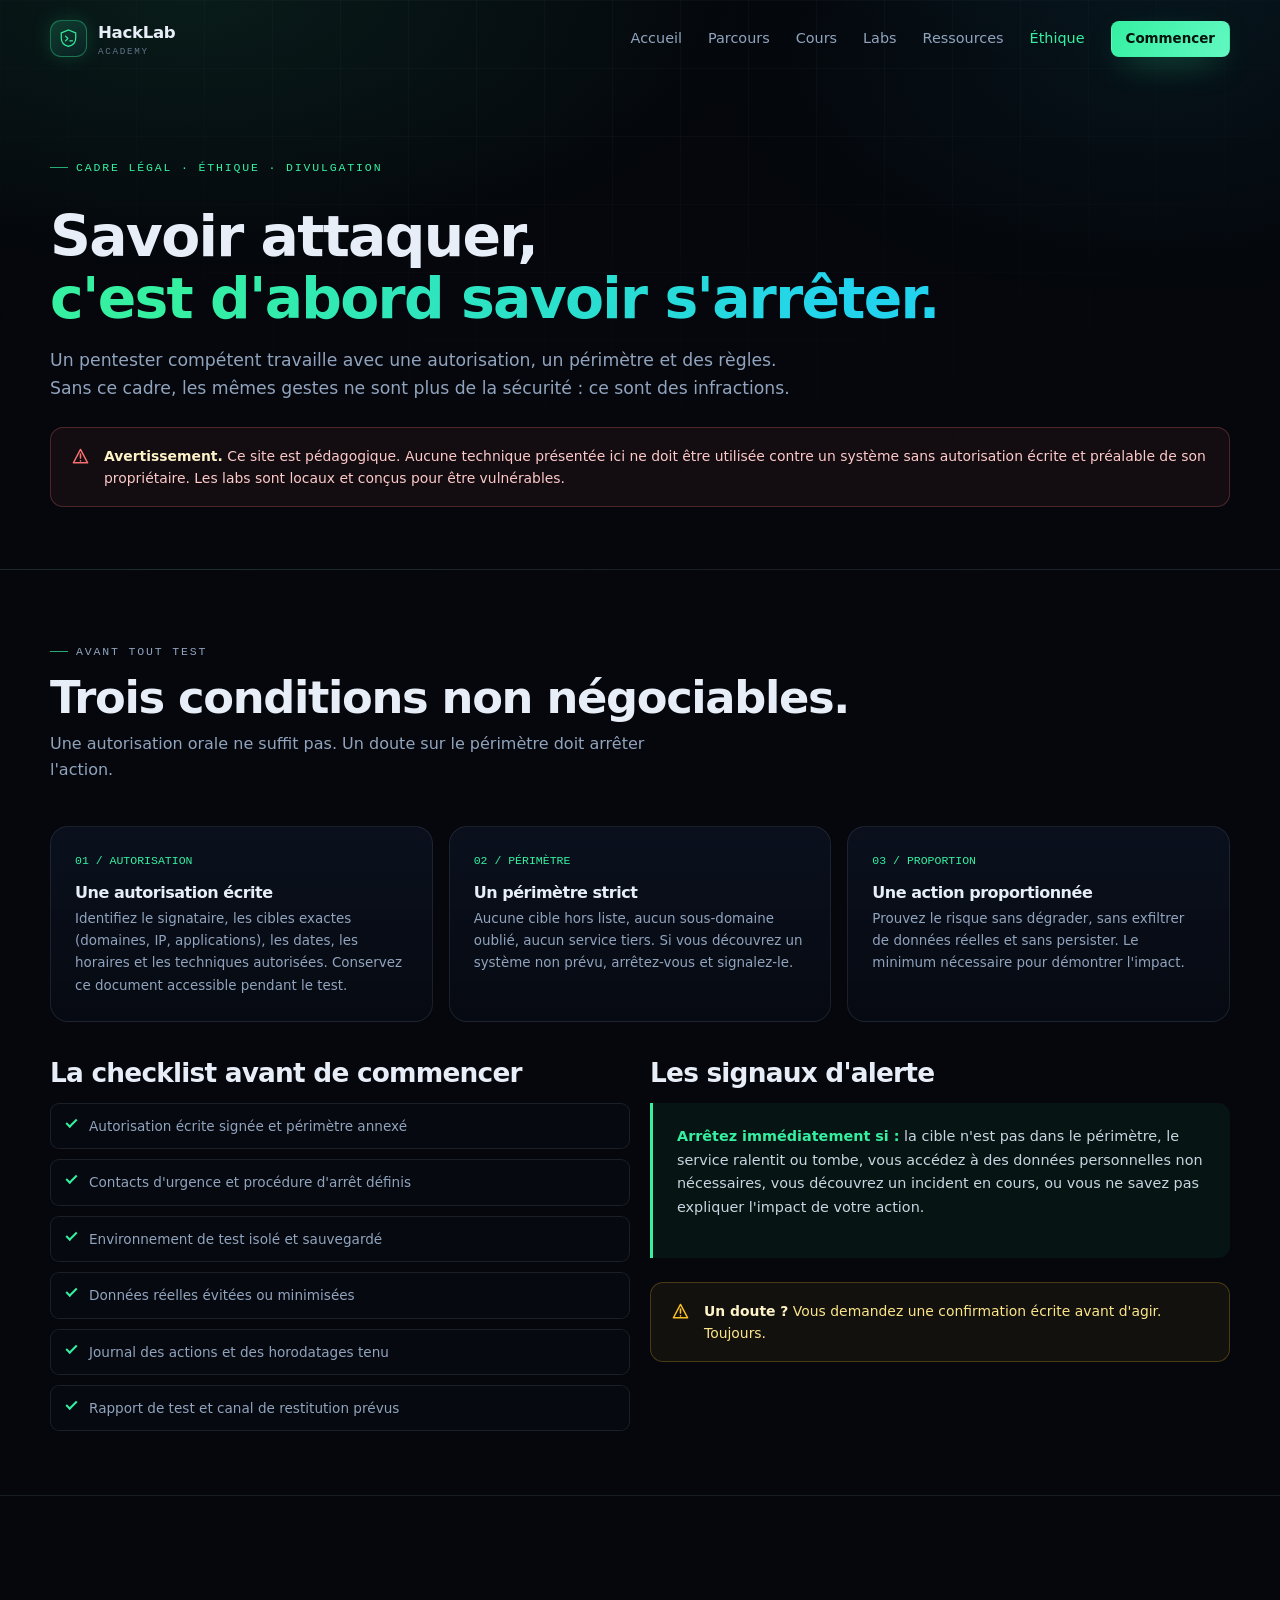
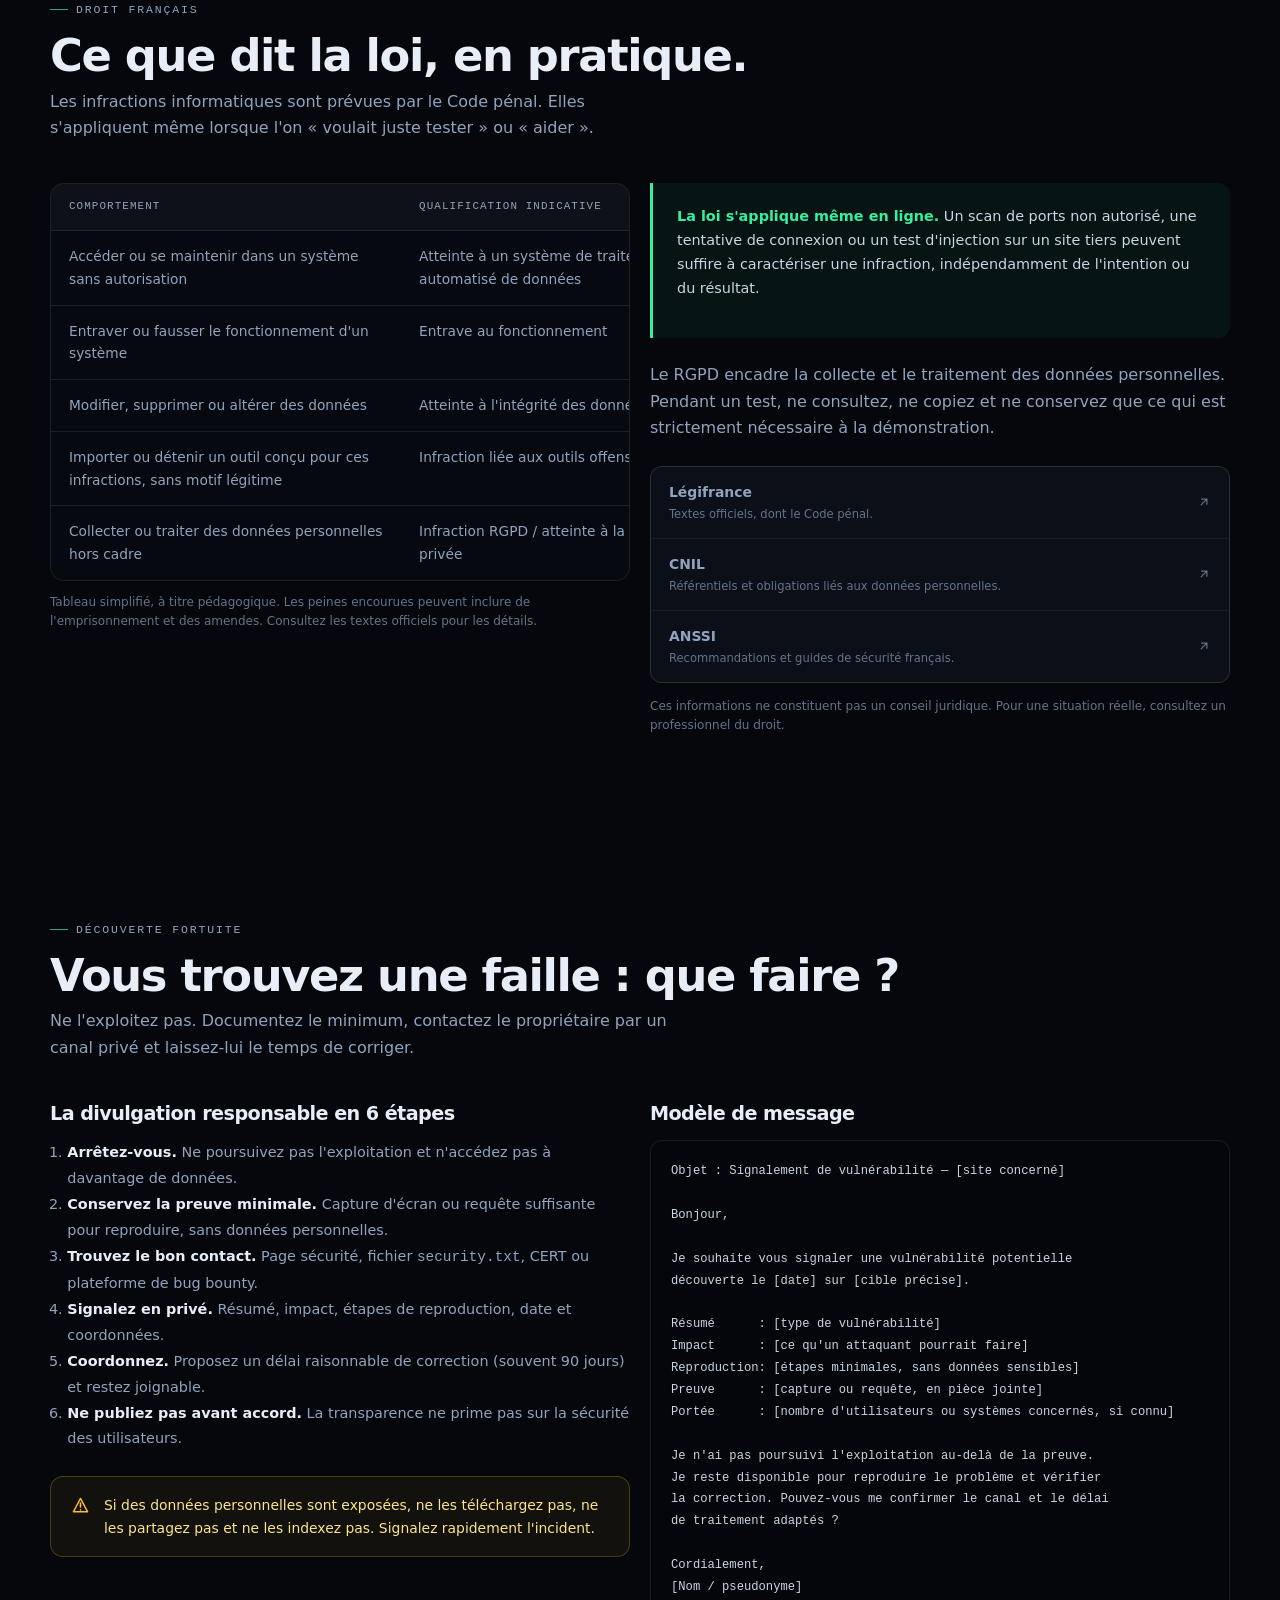
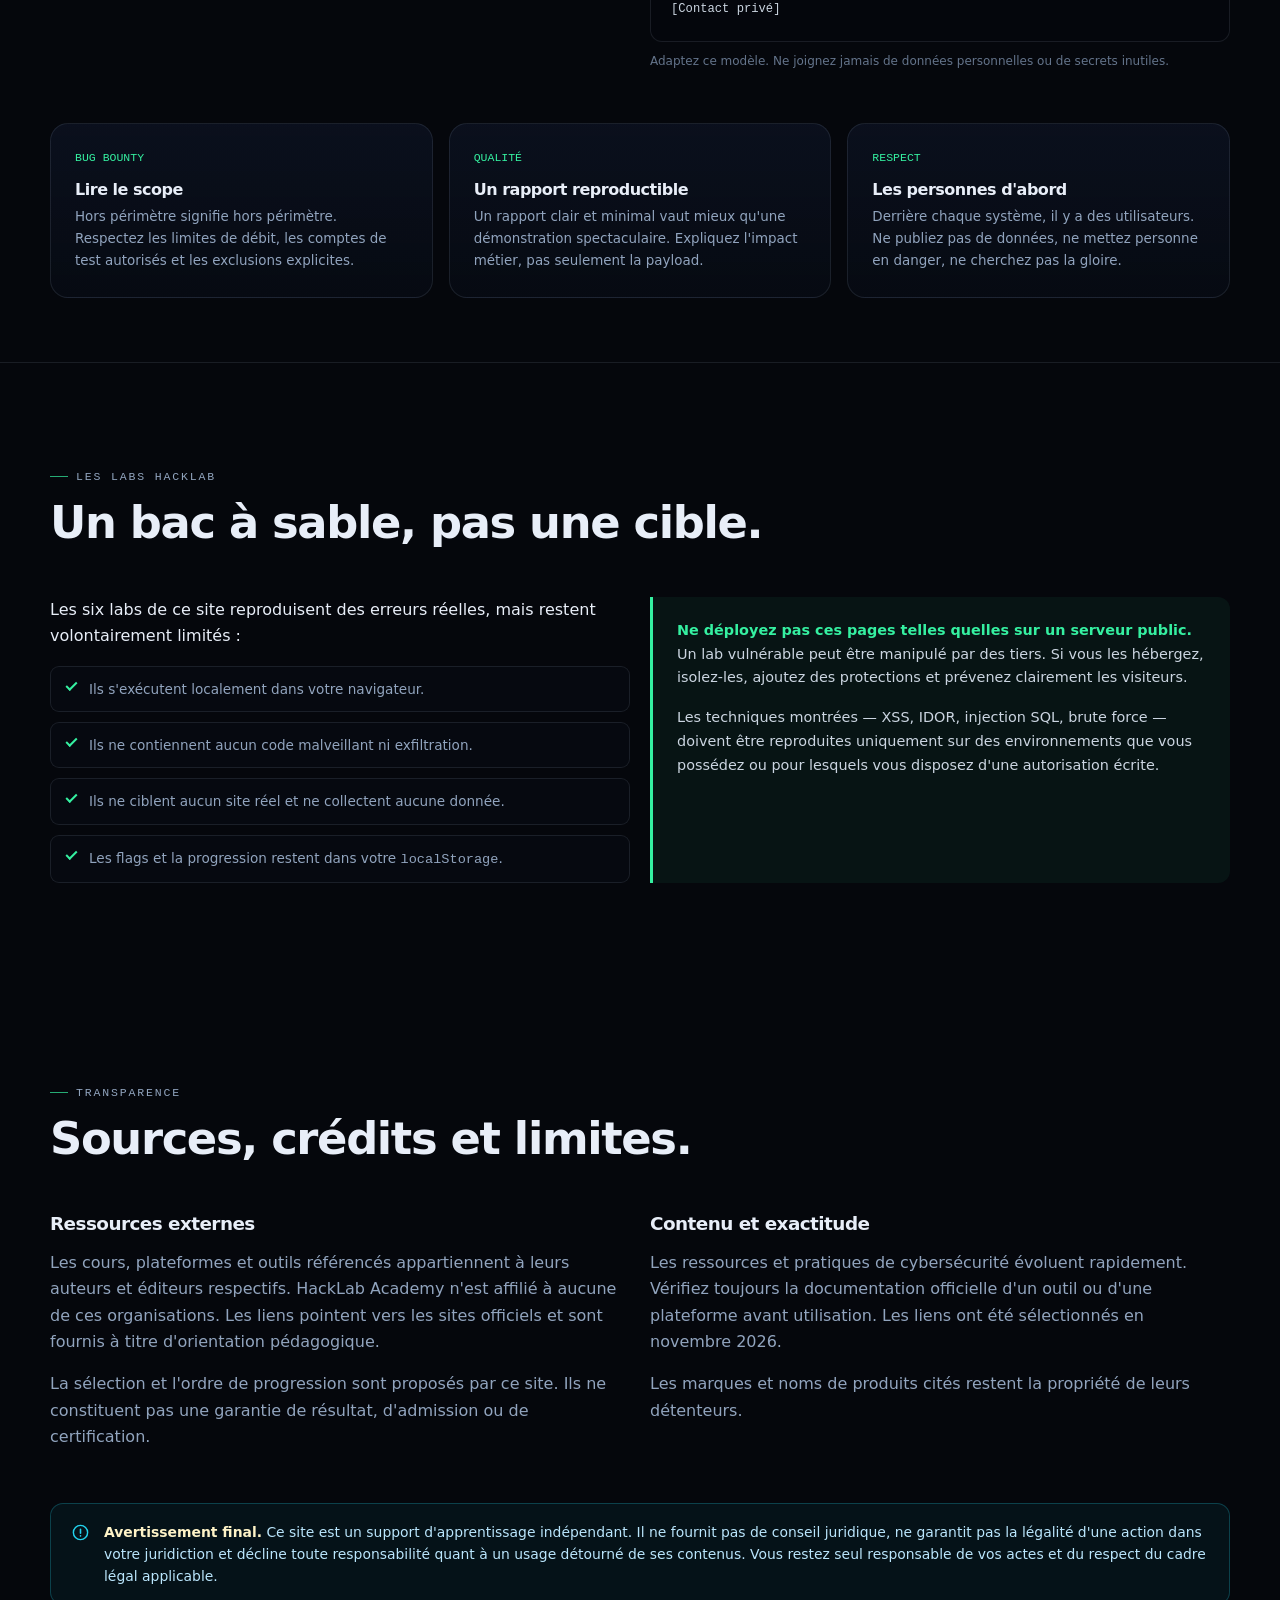
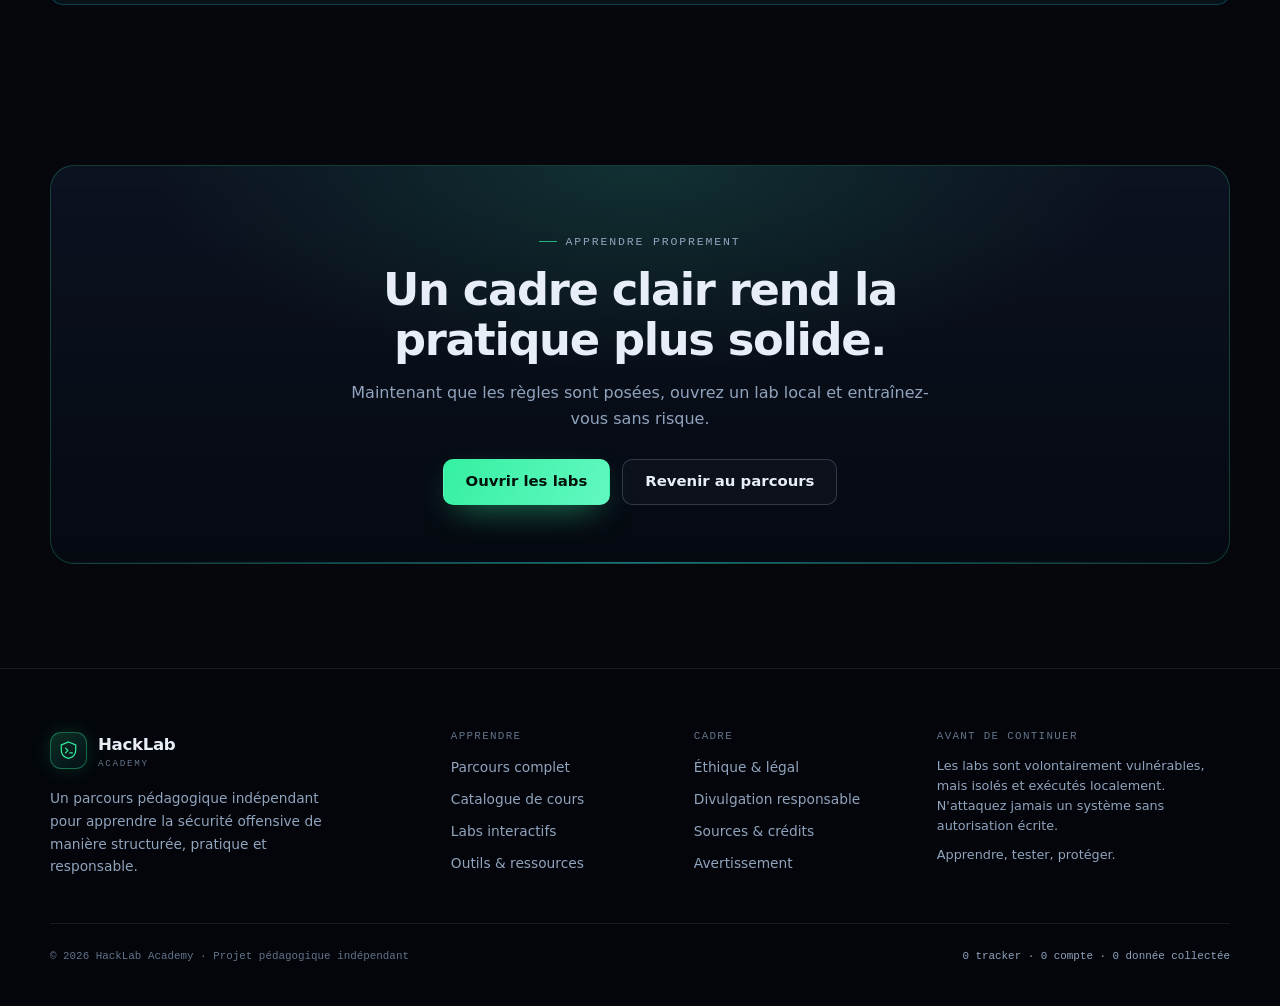
<file: ethique.html>
<!DOCTYPE html>
<html lang="fr">
<head>
  <meta charset="UTF-8">
  <meta name="viewport" content="width=device-width, initial-scale=1.0">
  <title>Éthique &amp; cadre légal — HackLab Academy</title>
  <meta name="description" content="Autorisation, périmètre, données personnelles, divulgation responsable : le cadre indispensable pour apprendre et pratiquer le pentest légalement.">
  <meta name="theme-color" content="#05070c">
  <meta http-equiv="Content-Security-Policy" content="default-src 'self' file: data:; script-src 'self' file: 'unsafe-inline'; style-src 'self' file: 'unsafe-inline' https://fonts.googleapis.com; font-src 'self' file: data: https://fonts.gstatic.com; img-src 'self' file: data:; connect-src 'self' file: https://fonts.googleapis.com https://fonts.gstatic.com; frame-src 'self' file:; object-src 'none'; base-uri 'none'; form-action 'self' file:">
  <meta name="referrer" content="strict-origin-when-cross-origin">
  <link rel="icon" href="assets/img/favicon.svg" type="image/svg+xml">
  <link rel="preconnect" href="https://fonts.googleapis.com">
  <link rel="preconnect" href="https://fonts.gstatic.com" crossorigin>
  <link href="https://fonts.googleapis.com/css2?family=Inter:wght@400;500;600;700&family=JetBrains+Mono:wght@400;500&family=Space+Grotesk:wght@500;600;700&display=swap" rel="stylesheet">
  <link rel="stylesheet" href="assets/css/style.css">
  <script>document.documentElement.classList.add('js');</script>
</head>
<body>
  <a class="skip-link" href="#contenu">Aller au contenu</a>

  <header class="site-header">
    <div class="container header-inner">
      <a class="logo" href="index.html" aria-label="HackLab Academy, accueil">
        <span class="logo-mark" aria-hidden="true">
          <svg viewBox="0 0 32 32" fill="none">
            <path d="M16 3 27 7.5v8c0 6.5-4.6 10.8-11 12.5C9.6 26.3 5 22 5 15.5v-8L16 3Z" stroke="currentColor" stroke-width="1.8"/>
            <path d="m11.5 12.5 3.5 3.5-3.5 3.5M18 19.5h4" stroke="currentColor" stroke-width="1.8" stroke-linecap="round" stroke-linejoin="round"/>
          </svg>
        </span>
        <span class="logo-text">HackLab <small>Academy</small></span>
      </a>
      <nav class="main-nav" id="main-nav" aria-label="Navigation principale">
        <a href="index.html">Accueil</a>
        <a href="parcours.html">Parcours</a>
        <a href="cours.html">Cours</a>
        <a href="labs.html">Labs</a>
        <a href="ressources.html">Ressources</a>
        <a href="ethique.html" aria-current="page">Éthique</a>
        <a class="btn btn--sm btn--primary nav-cta" href="parcours.html">Commencer</a>
      </nav>
      <button class="nav-toggle" type="button" aria-expanded="false" aria-controls="main-nav" aria-label="Ouvrir le menu">
        <span></span><span></span><span></span>
      </button>
    </div>
  </header>

  <main id="contenu">
    <section class="page-hero">
      <div class="container">
        <p class="kicker">Cadre légal · Éthique · Divulgation</p>
        <h1>Savoir attaquer,<br><span class="text-gradient">c'est d'abord savoir s'arrêter.</span></h1>
        <p class="lead">Un pentester compétent travaille avec une autorisation, un périmètre et des règles. Sans ce cadre, les mêmes gestes ne sont plus de la sécurité : ce sont des infractions.</p>
        <div class="notice notice--danger mt-2">
          <svg viewBox="0 0 24 24" fill="none" aria-hidden="true"><path d="M12 3 21 20H3L12 3Z" stroke="currentColor" stroke-width="1.8" stroke-linejoin="round"/><path d="M12 9v5M12 17.5v.1" stroke="currentColor" stroke-width="2" stroke-linecap="round"/></svg>
          <p><strong>Avertissement.</strong> Ce site est pédagogique. Aucune technique présentée ici ne doit être utilisée contre un système sans autorisation écrite et préalable de son propriétaire. Les labs sont locaux et conçus pour être vulnérables.</p>
        </div>
      </div>
    </section>

    <section class="section section--tight">
      <div class="container">
        <div class="section-head">
          <div>
            <p class="kicker">Avant tout test</p>
            <h2>Trois conditions non négociables.</h2>
            <p>Une autorisation orale ne suffit pas. Un doute sur le périmètre doit arrêter l'action.</p>
          </div>
        </div>

        <div class="rules-grid">
          <article class="card rule">
            <div class="rule-icon">01 / AUTORISATION</div>
            <h3>Une autorisation écrite</h3>
            <p>Identifiez le signataire, les cibles exactes (domaines, IP, applications), les dates, les horaires et les techniques autorisées. Conservez ce document accessible pendant le test.</p>
          </article>
          <article class="card rule">
            <div class="rule-icon">02 / PÉRIMÈTRE</div>
            <h3>Un périmètre strict</h3>
            <p>Aucune cible hors liste, aucun sous-domaine oublié, aucun service tiers. Si vous découvrez un système non prévu, arrêtez-vous et signalez-le.</p>
          </article>
          <article class="card rule">
            <div class="rule-icon">03 / PROPORTION</div>
            <h3>Une action proportionnée</h3>
            <p>Prouvez le risque sans dégrader, sans exfiltrer de données réelles et sans persister. Le minimum nécessaire pour démontrer l'impact.</p>
          </article>
        </div>

        <div class="two-col mt-3">
          <div>
            <h2 style="font-size:1.65rem">La checklist avant de commencer</h2>
            <ul class="checklist">
              <li>Autorisation écrite signée et périmètre annexé</li>
              <li>Contacts d'urgence et procédure d'arrêt définis</li>
              <li>Environnement de test isolé et sauvegardé</li>
              <li>Données réelles évitées ou minimisées</li>
              <li>Journal des actions et des horodatages tenu</li>
              <li>Rapport de test et canal de restitution prévus</li>
            </ul>
          </div>
          <div>
            <h2 style="font-size:1.65rem">Les signaux d'alerte</h2>
            <div class="callout">
              <p><strong>Arrêtez immédiatement si :</strong> la cible n'est pas dans le périmètre, le service ralentit ou tombe, vous accédez à des données personnelles non nécessaires, vous découvrez un incident en cours, ou vous ne savez pas expliquer l'impact de votre action.</p>
            </div>
            <div class="notice mt-2">
              <svg viewBox="0 0 24 24" fill="none" aria-hidden="true"><path d="M12 3 21 20H3L12 3Z" stroke="currentColor" stroke-width="1.8" stroke-linejoin="round"/><path d="M12 9v5M12 17.5v.1" stroke="currentColor" stroke-width="2" stroke-linecap="round"/></svg>
              <p><strong>Un doute ?</strong> Vous demandez une confirmation écrite avant d'agir. Toujours.</p>
            </div>
          </div>
        </div>
      </div>
    </section>

    <section class="section section--bordered">
      <div class="container">
        <div class="section-head">
          <div>
            <p class="kicker">Droit français</p>
            <h2>Ce que dit la loi, en pratique.</h2>
            <p>Les infractions informatiques sont prévues par le Code pénal. Elles s'appliquent même lorsque l'on « voulait juste tester » ou « aider ».</p>
          </div>
        </div>

        <div class="two-col">
          <div>
            <div class="table-wrap">
              <table class="data-table">
                <thead>
                  <tr>
                    <th scope="col">Comportement</th>
                    <th scope="col">Qualification indicative</th>
                  </tr>
                </thead>
                <tbody>
                  <tr><td>Accéder ou se maintenir dans un système sans autorisation</td><td>Atteinte à un système de traitement automatisé de données</td></tr>
                  <tr><td>Entraver ou fausser le fonctionnement d'un système</td><td>Entrave au fonctionnement</td></tr>
                  <tr><td>Modifier, supprimer ou altérer des données</td><td>Atteinte à l'intégrité des données</td></tr>
                  <tr><td>Importer ou détenir un outil conçu pour ces infractions, sans motif légitime</td><td>Infraction liée aux outils offensifs</td></tr>
                  <tr><td>Collecter ou traiter des données personnelles hors cadre</td><td>Infraction RGPD / atteinte à la vie privée</td></tr>
                </tbody>
              </table>
            </div>
            <p class="dim" style="font-size:.75rem;margin-top:12px">Tableau simplifié, à titre pédagogique. Les peines encourues peuvent inclure de l'emprisonnement et des amendes. Consultez les textes officiels pour les détails.</p>
          </div>
          <div>
            <div class="callout">
              <p><strong>La loi s'applique même en ligne.</strong> Un scan de ports non autorisé, une tentative de connexion ou un test d'injection sur un site tiers peuvent suffire à caractériser une infraction, indépendamment de l'intention ou du résultat.</p>
            </div>
            <p class="muted mt-2">Le RGPD encadre la collecte et le traitement des données personnelles. Pendant un test, ne consultez, ne copiez et ne conservez que ce qui est strictement nécessaire à la démonstration.</p>
            <div class="link-list mt-2">
              <a href="https://www.legifrance.gouv.fr/" target="_blank" rel="noopener noreferrer">
                <span><strong>Légifrance</strong><small>Textes officiels, dont le Code pénal.</small></span>
                <svg viewBox="0 0 24 24" fill="none" aria-hidden="true"><path d="M7 17 17 7M8 7h9v9" stroke="currentColor" stroke-width="2" stroke-linecap="round" stroke-linejoin="round"/></svg>
              </a>
              <a href="https://www.cnil.fr/" target="_blank" rel="noopener noreferrer">
                <span><strong>CNIL</strong><small>Référentiels et obligations liés aux données personnelles.</small></span>
                <svg viewBox="0 0 24 24" fill="none" aria-hidden="true"><path d="M7 17 17 7M8 7h9v9" stroke="currentColor" stroke-width="2" stroke-linecap="round" stroke-linejoin="round"/></svg>
              </a>
              <a href="https://www.cyber.gouv.fr/" target="_blank" rel="noopener noreferrer">
                <span><strong>ANSSI</strong><small>Recommandations et guides de sécurité français.</small></span>
                <svg viewBox="0 0 24 24" fill="none" aria-hidden="true"><path d="M7 17 17 7M8 7h9v9" stroke="currentColor" stroke-width="2" stroke-linecap="round" stroke-linejoin="round"/></svg>
              </a>
            </div>
            <p class="dim" style="font-size:.75rem;margin-top:14px">Ces informations ne constituent pas un conseil juridique. Pour une situation réelle, consultez un professionnel du droit.</p>
          </div>
        </div>
      </div>
    </section>

    <section class="section section--tight" id="divulgation">
      <div class="container">
        <div class="section-head">
          <div>
            <p class="kicker">Découverte fortuite</p>
            <h2>Vous trouvez une faille : que faire ?</h2>
            <p>Ne l'exploitez pas. Documentez le minimum, contactez le propriétaire par un canal privé et laissez-lui le temps de corriger.</p>
          </div>
        </div>

        <div class="two-col">
          <div>
            <h3 style="font-size:1.2rem">La divulgation responsable en 6 étapes</h3>
            <ol class="muted" style="font-size:.9rem;line-height:1.8">
              <li><strong style="color:var(--text)">Arrêtez-vous.</strong> Ne poursuivez pas l'exploitation et n'accédez pas à davantage de données.</li>
              <li><strong style="color:var(--text)">Conservez la preuve minimale.</strong> Capture d'écran ou requête suffisante pour reproduire, sans données personnelles.</li>
              <li><strong style="color:var(--text)">Trouvez le bon contact.</strong> Page sécurité, fichier <span class="mono">security.txt</span>, CERT ou plateforme de bug bounty.</li>
              <li><strong style="color:var(--text)">Signalez en privé.</strong> Résumé, impact, étapes de reproduction, date et coordonnées.</li>
              <li><strong style="color:var(--text)">Coordonnez.</strong> Proposez un délai raisonnable de correction (souvent 90 jours) et restez joignable.</li>
              <li><strong style="color:var(--text)">Ne publiez pas avant accord.</strong> La transparence ne prime pas sur la sécurité des utilisateurs.</li>
            </ol>
            <div class="notice mt-2">
              <svg viewBox="0 0 24 24" fill="none" aria-hidden="true"><path d="M12 3 21 20H3L12 3Z" stroke="currentColor" stroke-width="1.8" stroke-linejoin="round"/><path d="M12 9v5M12 17.5v.1" stroke="currentColor" stroke-width="2" stroke-linecap="round"/></svg>
              <p>Si des données personnelles sont exposées, ne les téléchargez pas, ne les partagez pas et ne les indexez pas. Signalez rapidement l'incident.</p>
            </div>
          </div>
          <div>
            <h3 style="font-size:1.2rem">Modèle de message</h3>
            <div class="disclosure-template">Objet : Signalement de vulnérabilité — [site concerné]

Bonjour,

Je souhaite vous signaler une vulnérabilité potentielle
découverte le [date] sur [cible précise].

Résumé      : [type de vulnérabilité]
Impact      : [ce qu'un attaquant pourrait faire]
Reproduction: [étapes minimales, sans données sensibles]
Preuve      : [capture ou requête, en pièce jointe]
Portée      : [nombre d'utilisateurs ou systèmes concernés, si connu]

Je n'ai pas poursuivi l'exploitation au-delà de la preuve.
Je reste disponible pour reproduire le problème et vérifier
la correction. Pouvez-vous me confirmer le canal et le délai
de traitement adaptés ?

Cordialement,
[Nom / pseudonyme]
[Contact privé]</div>
            <p class="dim" style="font-size:.75rem;margin-top:10px">Adaptez ce modèle. Ne joignez jamais de données personnelles ou de secrets inutiles.</p>
          </div>
        </div>

        <div class="rules-grid mt-3">
          <article class="card rule">
            <div class="rule-icon">BUG BOUNTY</div>
            <h3>Lire le scope</h3>
            <p>Hors périmètre signifie hors périmètre. Respectez les limites de débit, les comptes de test autorisés et les exclusions explicites.</p>
          </article>
          <article class="card rule">
            <div class="rule-icon">QUALITÉ</div>
            <h3>Un rapport reproductible</h3>
            <p>Un rapport clair et minimal vaut mieux qu'une démonstration spectaculaire. Expliquez l'impact métier, pas seulement la payload.</p>
          </article>
          <article class="card rule">
            <div class="rule-icon">RESPECT</div>
            <h3>Les personnes d'abord</h3>
            <p>Derrière chaque système, il y a des utilisateurs. Ne publiez pas de données, ne mettez personne en danger, ne cherchez pas la gloire.</p>
          </article>
        </div>
      </div>
    </section>

    <section class="section section--bordered">
      <div class="container">
        <div class="section-head">
          <div>
            <p class="kicker">Les labs HackLab</p>
            <h2>Un bac à sable, pas une cible.</h2>
          </div>
        </div>
        <div class="two-col">
          <div>
            <p>Les six labs de ce site reproduisent des erreurs réelles, mais restent volontairement limités :</p>
            <ul class="checklist">
              <li>Ils s'exécutent localement dans votre navigateur.</li>
              <li>Ils ne contiennent aucun code malveillant ni exfiltration.</li>
              <li>Ils ne ciblent aucun site réel et ne collectent aucune donnée.</li>
              <li>Les flags et la progression restent dans votre <span class="mono">localStorage</span>.</li>
            </ul>
          </div>
          <div class="callout">
            <p><strong>Ne déployez pas ces pages telles quelles sur un serveur public.</strong> Un lab vulnérable peut être manipulé par des tiers. Si vous les hébergez, isolez-les, ajoutez des protections et prévenez clairement les visiteurs.</p>
            <p style="margin-bottom:0">Les techniques montrées — XSS, IDOR, injection SQL, brute force — doivent être reproduites uniquement sur des environnements que vous possédez ou pour lesquels vous disposez d'une autorisation écrite.</p>
          </div>
        </div>
      </div>
    </section>

    <section class="section" id="sources">
      <div class="container">
        <div class="section-head">
          <div>
            <p class="kicker">Transparence</p>
            <h2>Sources, crédits et limites.</h2>
          </div>
        </div>
        <div class="two-col">
          <div>
            <h3 style="font-size:1.15rem">Ressources externes</h3>
            <p class="muted">Les cours, plateformes et outils référencés appartiennent à leurs auteurs et éditeurs respectifs. HackLab Academy n'est affilié à aucune de ces organisations. Les liens pointent vers les sites officiels et sont fournis à titre d'orientation pédagogique.</p>
            <p class="muted">La sélection et l'ordre de progression sont proposés par ce site. Ils ne constituent pas une garantie de résultat, d'admission ou de certification.</p>
          </div>
          <div>
            <h3 style="font-size:1.15rem">Contenu et exactitude</h3>
            <p class="muted">Les ressources et pratiques de cybersécurité évoluent rapidement. Vérifiez toujours la documentation officielle d'un outil ou d'une plateforme avant utilisation. Les liens ont été sélectionnés en novembre 2026.</p>
            <p class="muted">Les marques et noms de produits cités restent la propriété de leurs détenteurs.</p>
          </div>
        </div>

        <div class="notice notice--info mt-3" id="avertissement">
          <svg viewBox="0 0 24 24" fill="none" aria-hidden="true"><circle cx="12" cy="12" r="9" stroke="currentColor" stroke-width="1.8"/><path d="M12 8v5M12 16.2v.1" stroke="currentColor" stroke-width="2" stroke-linecap="round"/></svg>
          <p><strong>Avertissement final.</strong> Ce site est un support d'apprentissage indépendant. Il ne fournit pas de conseil juridique, ne garantit pas la légalité d'une action dans votre juridiction et décline toute responsabilité quant à un usage détourné de ses contenus. Vous restez seul responsable de vos actes et du respect du cadre légal applicable.</p>
        </div>
      </div>
    </section>

    <section class="section section--tight">
      <div class="container">
        <div class="cta-panel reveal">
          <p class="kicker">Apprendre proprement</p>
          <h2>Un cadre clair rend la pratique plus solide.</h2>
          <p>Maintenant que les règles sont posées, ouvrez un lab local et entraînez-vous sans risque.</p>
          <div class="cta-actions">
            <a class="btn btn--primary" href="labs.html">Ouvrir les labs</a>
            <a class="btn btn--ghost" href="parcours.html">Revenir au parcours</a>
          </div>
        </div>
      </div>
    </section>
  </main>

  <footer class="site-footer">
    <div class="container">
      <div class="footer-grid">
        <div class="footer-brand">
          <a class="logo" href="index.html" aria-label="HackLab Academy, accueil">
            <span class="logo-mark" aria-hidden="true">
              <svg viewBox="0 0 32 32" fill="none">
                <path d="M16 3 27 7.5v8c0 6.5-4.6 10.8-11 12.5C9.6 26.3 5 22 5 15.5v-8L16 3Z" stroke="currentColor" stroke-width="1.8"/>
                <path d="m11.5 12.5 3.5 3.5-3.5 3.5M18 19.5h4" stroke="currentColor" stroke-width="1.8" stroke-linecap="round" stroke-linejoin="round"/>
              </svg>
            </span>
            <span class="logo-text">HackLab <small>Academy</small></span>
          </a>
          <p>Un parcours pédagogique indépendant pour apprendre la sécurité offensive de manière structurée, pratique et responsable.</p>
        </div>
        <div class="footer-col">
          <h3>Apprendre</h3>
          <a href="parcours.html">Parcours complet</a>
          <a href="cours.html">Catalogue de cours</a>
          <a href="labs.html">Labs interactifs</a>
          <a href="ressources.html">Outils &amp; ressources</a>
        </div>
        <div class="footer-col">
          <h3>Cadre</h3>
          <a href="ethique.html">Éthique &amp; légal</a>
          <a href="ethique.html#divulgation">Divulgation responsable</a>
          <a href="ethique.html#sources">Sources &amp; crédits</a>
          <a href="ethique.html#avertissement">Avertissement</a>
        </div>
        <div class="footer-col">
          <h3>Avant de continuer</h3>
          <p>Les labs sont volontairement vulnérables, mais isolés et exécutés localement. N'attaquez jamais un système sans autorisation écrite.</p>
          <p class="footer-warning">Apprendre, tester, protéger.</p>
        </div>
      </div>
      <div class="footer-bottom">
        <p>© <span data-year>2026</span> HackLab Academy · Projet pédagogique indépendant</p>
        <p><strong>0 tracker · 0 compte · 0 donnée collectée</strong></p>
      </div>
    </div>
  </footer>

  <script src="assets/js/main.js"></script>
</body>
</html>
</file>
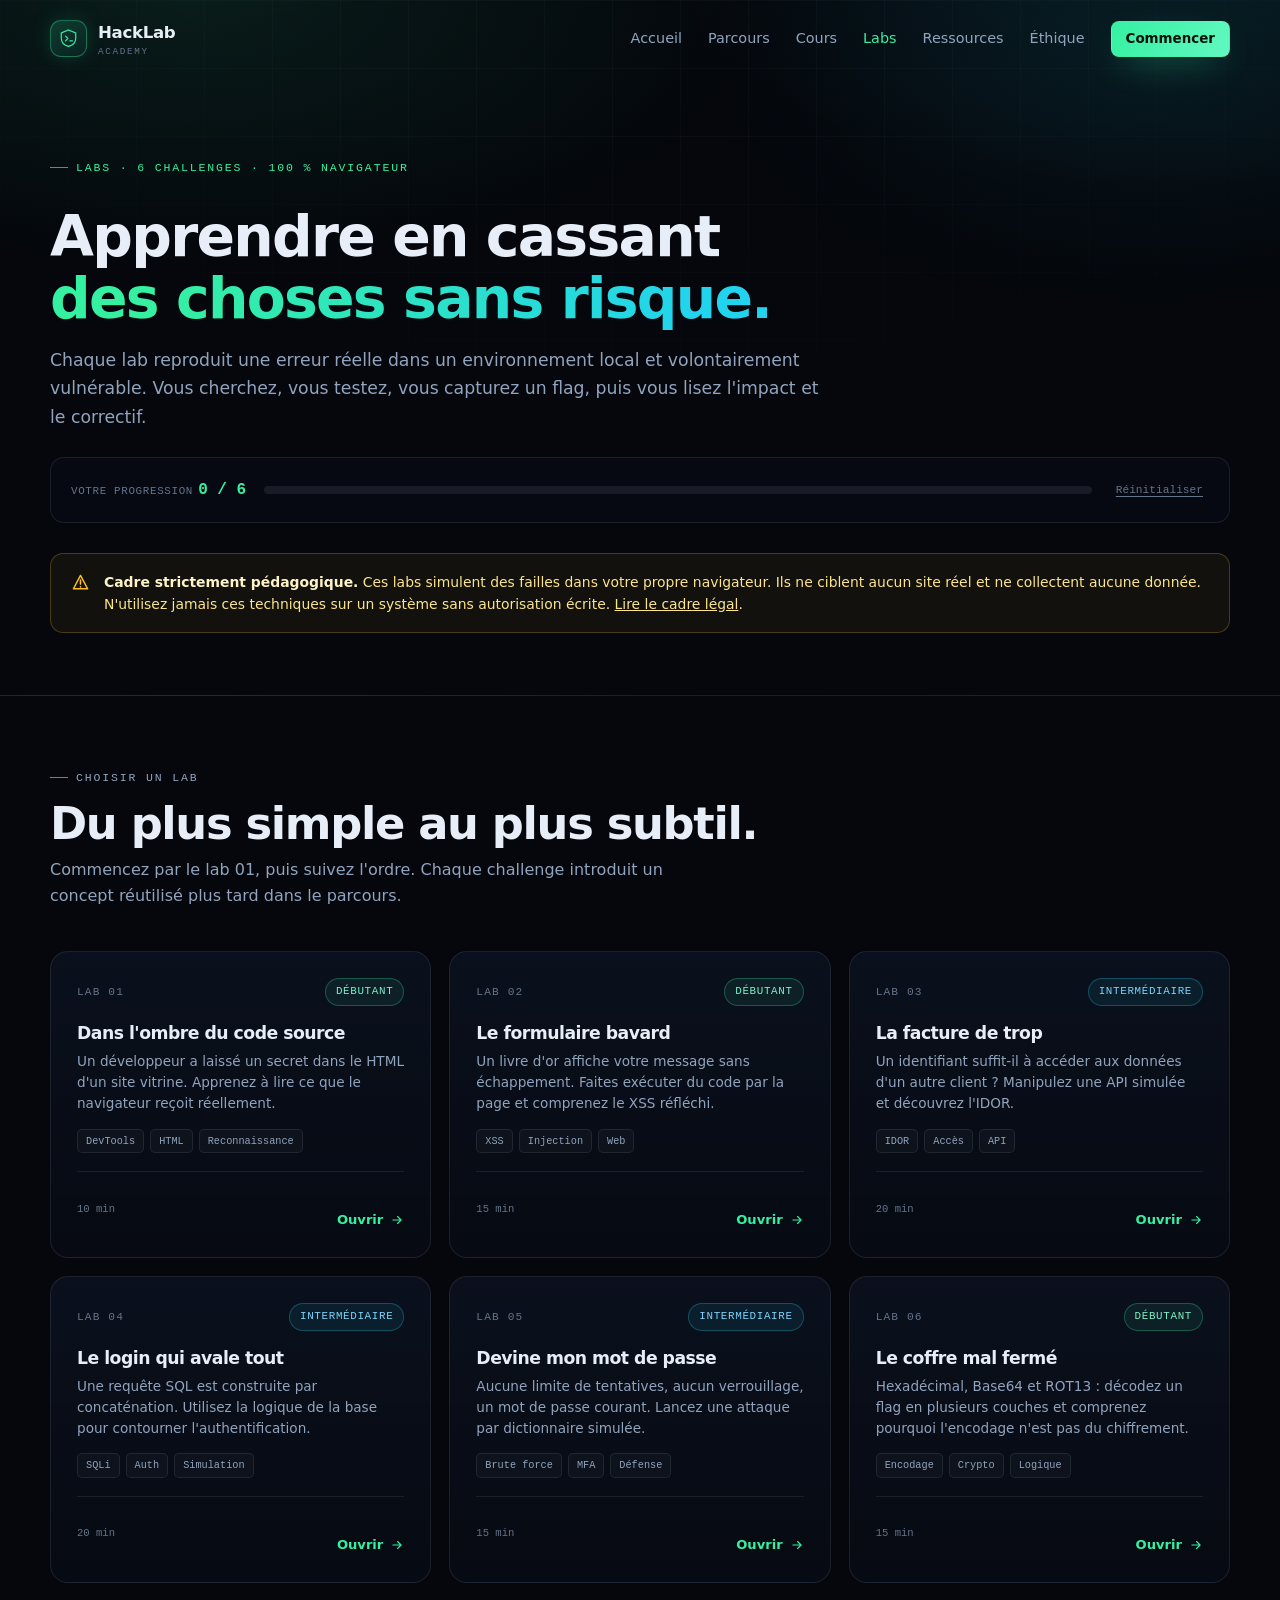
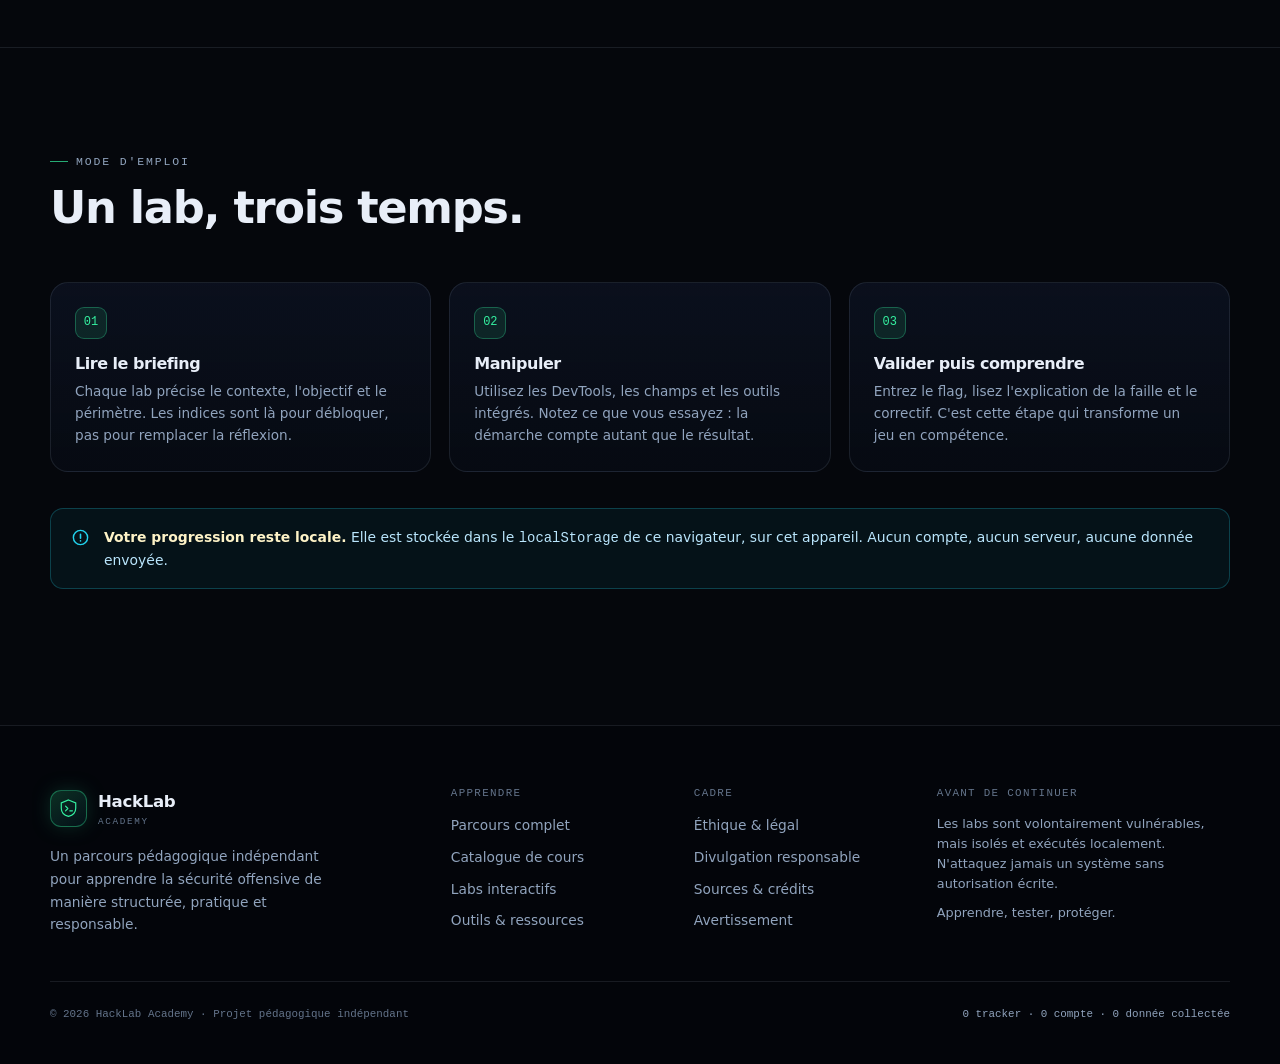
<file: labs.html>
<!DOCTYPE html>
<html lang="fr">
<head>
  <meta charset="UTF-8">
  <meta name="viewport" content="width=device-width, initial-scale=1.0">
  <title>Labs interactifs de pentest — HackLab Academy</title>
  <meta name="description" content="Six labs de cybersécurité interactifs et gratuits : code source, XSS, IDOR, injection SQL, brute force et encodage. 100 % dans le navigateur, 100 % local.">
  <meta name="theme-color" content="#05070c">
  <meta http-equiv="Content-Security-Policy" content="default-src 'self' file: data:; script-src 'self' file: 'unsafe-inline'; style-src 'self' file: 'unsafe-inline' https://fonts.googleapis.com; font-src 'self' file: data: https://fonts.gstatic.com; img-src 'self' file: data:; connect-src 'self' file: https://fonts.googleapis.com https://fonts.gstatic.com; frame-src 'self' file:; object-src 'none'; base-uri 'none'; form-action 'self' file:">
  <meta name="referrer" content="strict-origin-when-cross-origin">
  <link rel="icon" href="assets/img/favicon.svg" type="image/svg+xml">
  <link rel="preconnect" href="https://fonts.googleapis.com">
  <link rel="preconnect" href="https://fonts.gstatic.com" crossorigin>
  <link href="https://fonts.googleapis.com/css2?family=Inter:wght@400;500;600;700&family=JetBrains+Mono:wght@400;500&family=Space+Grotesk:wght@500;600;700&display=swap" rel="stylesheet">
  <link rel="stylesheet" href="assets/css/style.css">
  <script>document.documentElement.classList.add('js');</script>
</head>
<body>
  <a class="skip-link" href="#contenu">Aller au contenu</a>

  <header class="site-header">
    <div class="container header-inner">
      <a class="logo" href="index.html" aria-label="HackLab Academy, accueil">
        <span class="logo-mark" aria-hidden="true">
          <svg viewBox="0 0 32 32" fill="none">
            <path d="M16 3 27 7.5v8c0 6.5-4.6 10.8-11 12.5C9.6 26.3 5 22 5 15.5v-8L16 3Z" stroke="currentColor" stroke-width="1.8"/>
            <path d="m11.5 12.5 3.5 3.5-3.5 3.5M18 19.5h4" stroke="currentColor" stroke-width="1.8" stroke-linecap="round" stroke-linejoin="round"/>
          </svg>
        </span>
        <span class="logo-text">HackLab <small>Academy</small></span>
      </a>
      <nav class="main-nav" id="main-nav" aria-label="Navigation principale">
        <a href="index.html">Accueil</a>
        <a href="parcours.html">Parcours</a>
        <a href="cours.html">Cours</a>
        <a href="labs.html" aria-current="page">Labs</a>
        <a href="ressources.html">Ressources</a>
        <a href="ethique.html">Éthique</a>
        <a class="btn btn--sm btn--primary nav-cta" href="parcours.html">Commencer</a>
      </nav>
      <button class="nav-toggle" type="button" aria-expanded="false" aria-controls="main-nav" aria-label="Ouvrir le menu">
        <span></span><span></span><span></span>
      </button>
    </div>
  </header>

  <main id="contenu">
    <section class="page-hero">
      <div class="container">
        <p class="kicker">Labs · 6 challenges · 100 % navigateur</p>
        <h1>Apprendre en cassant<br><span class="text-gradient">des choses sans risque.</span></h1>
        <p class="lead">Chaque lab reproduit une erreur réelle dans un environnement local et volontairement vulnérable. Vous cherchez, vous testez, vous capturez un flag, puis vous lisez l'impact et le correctif.</p>

        <div class="labs-progress">
          <div>
            <span class="labs-progress__label">Votre progression</span>
            <strong id="labs-count">0 / 6</strong>
          </div>
          <div class="progress" role="progressbar" aria-label="Progression des labs" aria-valuemin="0" aria-valuemax="6" aria-valuenow="0">
            <div class="progress__bar" id="labs-progress-bar"></div>
          </div>
          <button class="reset-link" type="button" id="reset-all-labs">Réinitialiser</button>
        </div>

        <div class="notice">
          <svg viewBox="0 0 24 24" fill="none" aria-hidden="true"><path d="M12 3 21 20H3L12 3Z" stroke="currentColor" stroke-width="1.8" stroke-linejoin="round"/><path d="M12 9v5M12 17.5v.1" stroke="currentColor" stroke-width="2" stroke-linecap="round"/></svg>
          <p><strong>Cadre strictement pédagogique.</strong> Ces labs simulent des failles dans votre propre navigateur. Ils ne ciblent aucun site réel et ne collectent aucune donnée. N'utilisez jamais ces techniques sur un système sans autorisation écrite. <a href="ethique.html" style="color:inherit;text-decoration:underline">Lire le cadre légal</a>.</p>
        </div>
      </div>
    </section>

    <section class="section section--tight">
      <div class="container">
        <div class="section-head">
          <div>
            <p class="kicker">Choisir un lab</p>
            <h2>Du plus simple au plus subtil.</h2>
            <p>Commencez par le lab 01, puis suivez l'ordre. Chaque challenge introduit un concept réutilisé plus tard dans le parcours.</p>
          </div>
        </div>

        <div class="labs-grid">
          <article class="card lab-card" data-lab-id="lab1-source">
            <div class="lab-card__head">
              <span class="lab-index">LAB 01</span>
              <span class="badge badge--beginner">Débutant</span>
            </div>
            <h3>Dans l'ombre du code source</h3>
            <p>Un développeur a laissé un secret dans le HTML d'un site vitrine. Apprenez à lire ce que le navigateur reçoit réellement.</p>
            <div class="lab-tags"><span class="tag">DevTools</span><span class="tag">HTML</span><span class="tag">Reconnaissance</span></div>
            <div class="lab-card__foot">
              <time>10 min</time>
              <span class="lab-done" hidden>
                <svg viewBox="0 0 24 24" fill="none" aria-hidden="true"><path d="m5 13 4 4L19 7" stroke="currentColor" stroke-width="2.4" stroke-linecap="round" stroke-linejoin="round"/></svg>
                Terminé
              </span>
              <a class="card-arrow" href="labs/lab1-source.html">Ouvrir
                <svg viewBox="0 0 24 24" fill="none" aria-hidden="true"><path d="M5 12h14M13 6l6 6-6 6" stroke="currentColor" stroke-width="2" stroke-linecap="round" stroke-linejoin="round"/></svg>
              </a>
            </div>
          </article>

          <article class="card lab-card" data-lab-id="lab2-xss">
            <div class="lab-card__head">
              <span class="lab-index">LAB 02</span>
              <span class="badge badge--beginner">Débutant</span>
            </div>
            <h3>Le formulaire bavard</h3>
            <p>Un livre d'or affiche votre message sans échappement. Faites exécuter du code par la page et comprenez le XSS réfléchi.</p>
            <div class="lab-tags"><span class="tag">XSS</span><span class="tag">Injection</span><span class="tag">Web</span></div>
            <div class="lab-card__foot">
              <time>15 min</time>
              <span class="lab-done" hidden>
                <svg viewBox="0 0 24 24" fill="none" aria-hidden="true"><path d="m5 13 4 4L19 7" stroke="currentColor" stroke-width="2.4" stroke-linecap="round" stroke-linejoin="round"/></svg>
                Terminé
              </span>
              <a class="card-arrow" href="labs/lab2-xss.html">Ouvrir
                <svg viewBox="0 0 24 24" fill="none" aria-hidden="true"><path d="M5 12h14M13 6l6 6-6 6" stroke="currentColor" stroke-width="2" stroke-linecap="round" stroke-linejoin="round"/></svg>
              </a>
            </div>
          </article>

          <article class="card lab-card" data-lab-id="lab3-idor">
            <div class="lab-card__head">
              <span class="lab-index">LAB 03</span>
              <span class="badge badge--intermediate">Intermédiaire</span>
            </div>
            <h3>La facture de trop</h3>
            <p>Un identifiant suffit-il à accéder aux données d'un autre client ? Manipulez une API simulée et découvrez l'IDOR.</p>
            <div class="lab-tags"><span class="tag">IDOR</span><span class="tag">Accès</span><span class="tag">API</span></div>
            <div class="lab-card__foot">
              <time>20 min</time>
              <span class="lab-done" hidden>
                <svg viewBox="0 0 24 24" fill="none" aria-hidden="true"><path d="m5 13 4 4L19 7" stroke="currentColor" stroke-width="2.4" stroke-linecap="round" stroke-linejoin="round"/></svg>
                Terminé
              </span>
              <a class="card-arrow" href="labs/lab3-idor.html">Ouvrir
                <svg viewBox="0 0 24 24" fill="none" aria-hidden="true"><path d="M5 12h14M13 6l6 6-6 6" stroke="currentColor" stroke-width="2" stroke-linecap="round" stroke-linejoin="round"/></svg>
              </a>
            </div>
          </article>

          <article class="card lab-card" data-lab-id="lab4-sqli">
            <div class="lab-card__head">
              <span class="lab-index">LAB 04</span>
              <span class="badge badge--intermediate">Intermédiaire</span>
            </div>
            <h3>Le login qui avale tout</h3>
            <p>Une requête SQL est construite par concaténation. Utilisez la logique de la base pour contourner l'authentification.</p>
            <div class="lab-tags"><span class="tag">SQLi</span><span class="tag">Auth</span><span class="tag">Simulation</span></div>
            <div class="lab-card__foot">
              <time>20 min</time>
              <span class="lab-done" hidden>
                <svg viewBox="0 0 24 24" fill="none" aria-hidden="true"><path d="m5 13 4 4L19 7" stroke="currentColor" stroke-width="2.4" stroke-linecap="round" stroke-linejoin="round"/></svg>
                Terminé
              </span>
              <a class="card-arrow" href="labs/lab4-sqli.html">Ouvrir
                <svg viewBox="0 0 24 24" fill="none" aria-hidden="true"><path d="M5 12h14M13 6l6 6-6 6" stroke="currentColor" stroke-width="2" stroke-linecap="round" stroke-linejoin="round"/></svg>
              </a>
            </div>
          </article>

          <article class="card lab-card" data-lab-id="lab5-bruteforce">
            <div class="lab-card__head">
              <span class="lab-index">LAB 05</span>
              <span class="badge badge--intermediate">Intermédiaire</span>
            </div>
            <h3>Devine mon mot de passe</h3>
            <p>Aucune limite de tentatives, aucun verrouillage, un mot de passe courant. Lancez une attaque par dictionnaire simulée.</p>
            <div class="lab-tags"><span class="tag">Brute force</span><span class="tag">MFA</span><span class="tag">Défense</span></div>
            <div class="lab-card__foot">
              <time>15 min</time>
              <span class="lab-done" hidden>
                <svg viewBox="0 0 24 24" fill="none" aria-hidden="true"><path d="m5 13 4 4L19 7" stroke="currentColor" stroke-width="2.4" stroke-linecap="round" stroke-linejoin="round"/></svg>
                Terminé
              </span>
              <a class="card-arrow" href="labs/lab5-bruteforce.html">Ouvrir
                <svg viewBox="0 0 24 24" fill="none" aria-hidden="true"><path d="M5 12h14M13 6l6 6-6 6" stroke="currentColor" stroke-width="2" stroke-linecap="round" stroke-linejoin="round"/></svg>
              </a>
            </div>
          </article>

          <article class="card lab-card" data-lab-id="lab6-crypto">
            <div class="lab-card__head">
              <span class="lab-index">LAB 06</span>
              <span class="badge badge--beginner">Débutant</span>
            </div>
            <h3>Le coffre mal fermé</h3>
            <p>Hexadécimal, Base64 et ROT13 : décodez un flag en plusieurs couches et comprenez pourquoi l'encodage n'est pas du chiffrement.</p>
            <div class="lab-tags"><span class="tag">Encodage</span><span class="tag">Crypto</span><span class="tag">Logique</span></div>
            <div class="lab-card__foot">
              <time>15 min</time>
              <span class="lab-done" hidden>
                <svg viewBox="0 0 24 24" fill="none" aria-hidden="true"><path d="m5 13 4 4L19 7" stroke="currentColor" stroke-width="2.4" stroke-linecap="round" stroke-linejoin="round"/></svg>
                Terminé
              </span>
              <a class="card-arrow" href="labs/lab6-crypto.html">Ouvrir
                <svg viewBox="0 0 24 24" fill="none" aria-hidden="true"><path d="M5 12h14M13 6l6 6-6 6" stroke="currentColor" stroke-width="2" stroke-linecap="round" stroke-linejoin="round"/></svg>
              </a>
            </div>
          </article>
        </div>
      </div>
    </section>

    <section class="section section--bordered">
      <div class="container">
        <div class="section-head">
          <div>
            <p class="kicker">Mode d'emploi</p>
            <h2>Un lab, trois temps.</h2>
          </div>
        </div>
        <div class="steps">
          <article class="card step">
            <span class="step__num">01</span>
            <h3>Lire le briefing</h3>
            <p>Chaque lab précise le contexte, l'objectif et le périmètre. Les indices sont là pour débloquer, pas pour remplacer la réflexion.</p>
          </article>
          <article class="card step">
            <span class="step__num">02</span>
            <h3>Manipuler</h3>
            <p>Utilisez les DevTools, les champs et les outils intégrés. Notez ce que vous essayez : la démarche compte autant que le résultat.</p>
          </article>
          <article class="card step">
            <span class="step__num">03</span>
            <h3>Valider puis comprendre</h3>
            <p>Entrez le flag, lisez l'explication de la faille et le correctif. C'est cette étape qui transforme un jeu en compétence.</p>
          </article>
        </div>

        <div class="notice notice--info mt-3">
          <svg viewBox="0 0 24 24" fill="none" aria-hidden="true"><circle cx="12" cy="12" r="9" stroke="currentColor" stroke-width="1.8"/><path d="M12 8v5M12 16.2v.1" stroke="currentColor" stroke-width="2" stroke-linecap="round"/></svg>
          <p><strong>Votre progression reste locale.</strong> Elle est stockée dans le <span class="mono">localStorage</span> de ce navigateur, sur cet appareil. Aucun compte, aucun serveur, aucune donnée envoyée.</p>
        </div>
      </div>
    </section>
  </main>

  <footer class="site-footer">
    <div class="container">
      <div class="footer-grid">
        <div class="footer-brand">
          <a class="logo" href="index.html" aria-label="HackLab Academy, accueil">
            <span class="logo-mark" aria-hidden="true">
              <svg viewBox="0 0 32 32" fill="none">
                <path d="M16 3 27 7.5v8c0 6.5-4.6 10.8-11 12.5C9.6 26.3 5 22 5 15.5v-8L16 3Z" stroke="currentColor" stroke-width="1.8"/>
                <path d="m11.5 12.5 3.5 3.5-3.5 3.5M18 19.5h4" stroke="currentColor" stroke-width="1.8" stroke-linecap="round" stroke-linejoin="round"/>
              </svg>
            </span>
            <span class="logo-text">HackLab <small>Academy</small></span>
          </a>
          <p>Un parcours pédagogique indépendant pour apprendre la sécurité offensive de manière structurée, pratique et responsable.</p>
        </div>
        <div class="footer-col">
          <h3>Apprendre</h3>
          <a href="parcours.html">Parcours complet</a>
          <a href="cours.html">Catalogue de cours</a>
          <a href="labs.html">Labs interactifs</a>
          <a href="ressources.html">Outils &amp; ressources</a>
        </div>
        <div class="footer-col">
          <h3>Cadre</h3>
          <a href="ethique.html">Éthique &amp; légal</a>
          <a href="ethique.html#divulgation">Divulgation responsable</a>
          <a href="ethique.html#sources">Sources &amp; crédits</a>
          <a href="ethique.html#avertissement">Avertissement</a>
        </div>
        <div class="footer-col">
          <h3>Avant de continuer</h3>
          <p>Les labs sont volontairement vulnérables, mais isolés et exécutés localement. N'attaquez jamais un système sans autorisation écrite.</p>
          <p class="footer-warning">Apprendre, tester, protéger.</p>
        </div>
      </div>
      <div class="footer-bottom">
        <p>© <span data-year>2026</span> HackLab Academy · Projet pédagogique indépendant</p>
        <p><strong>0 tracker · 0 compte · 0 donnée collectée</strong></p>
      </div>
    </div>
  </footer>

  <script src="assets/js/main.js"></script>
  <script src="assets/js/lab-core.js"></script>
</body>
</html>
</file>
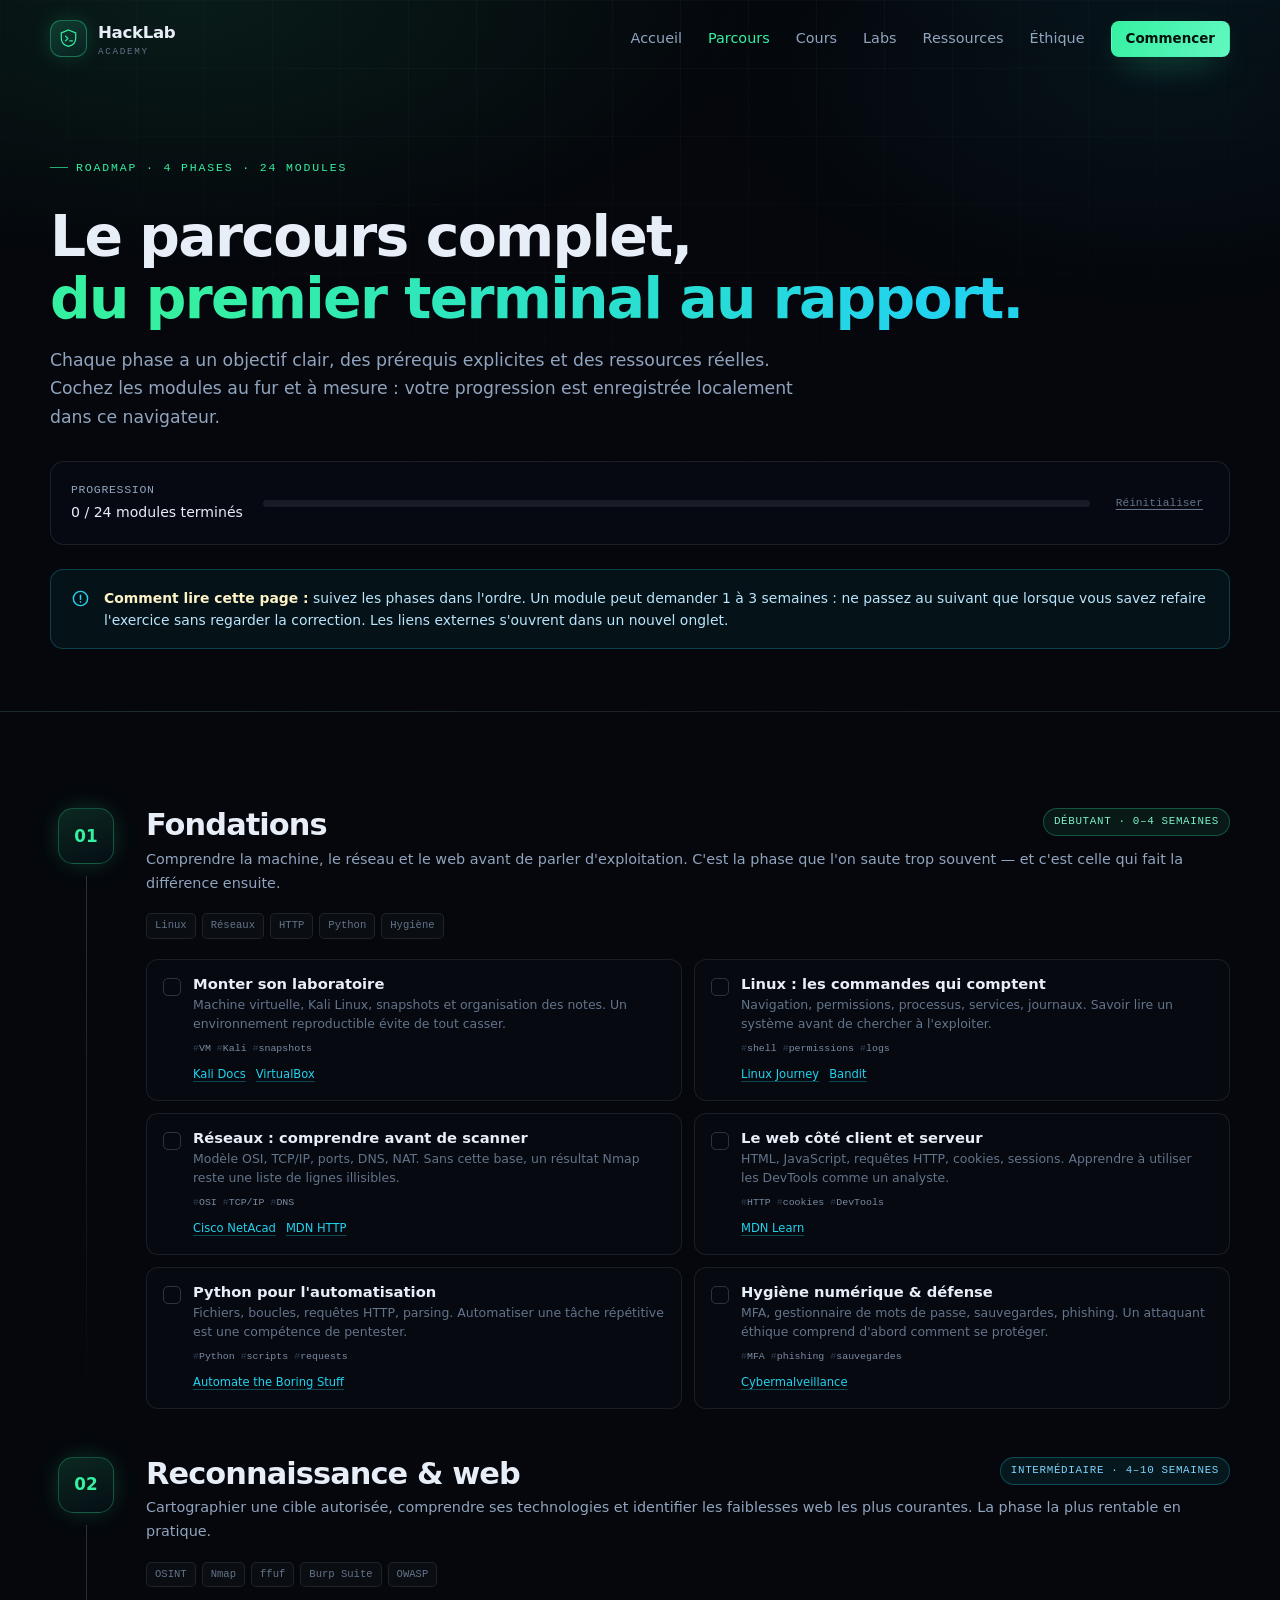
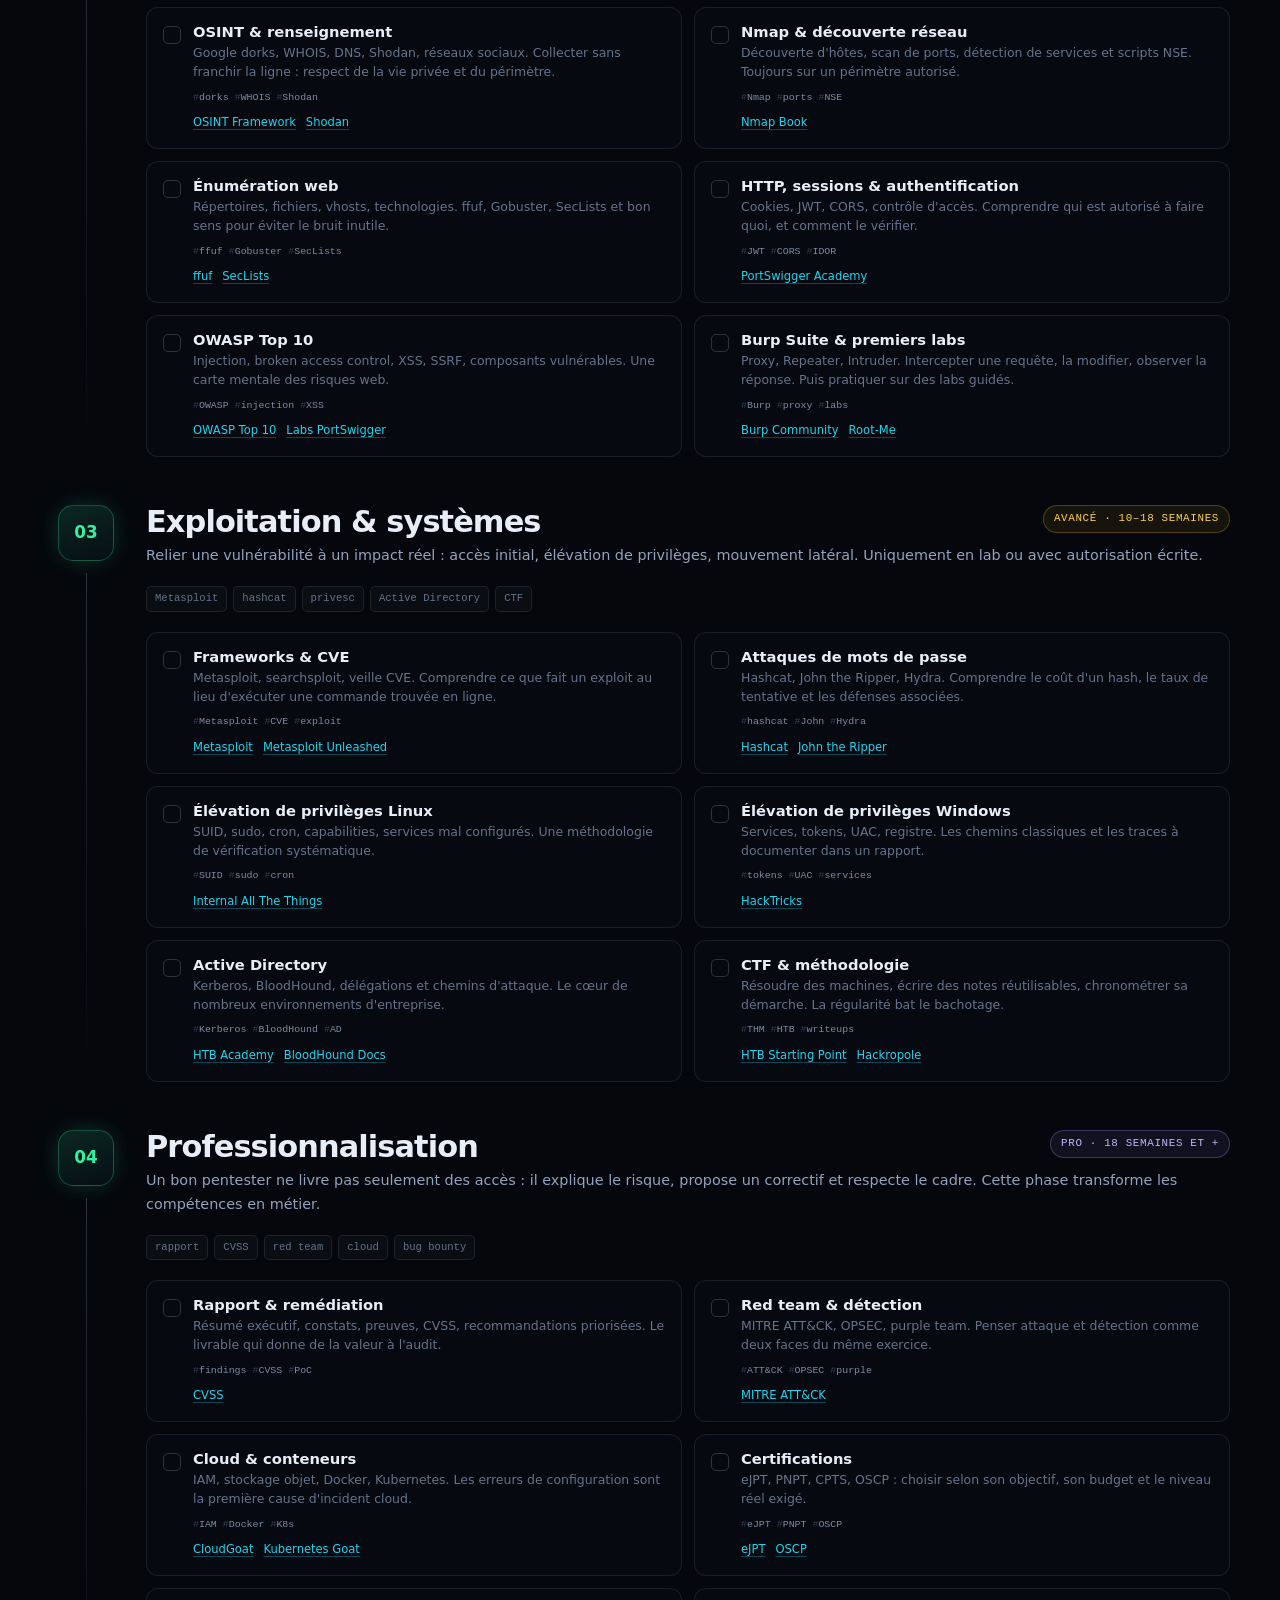
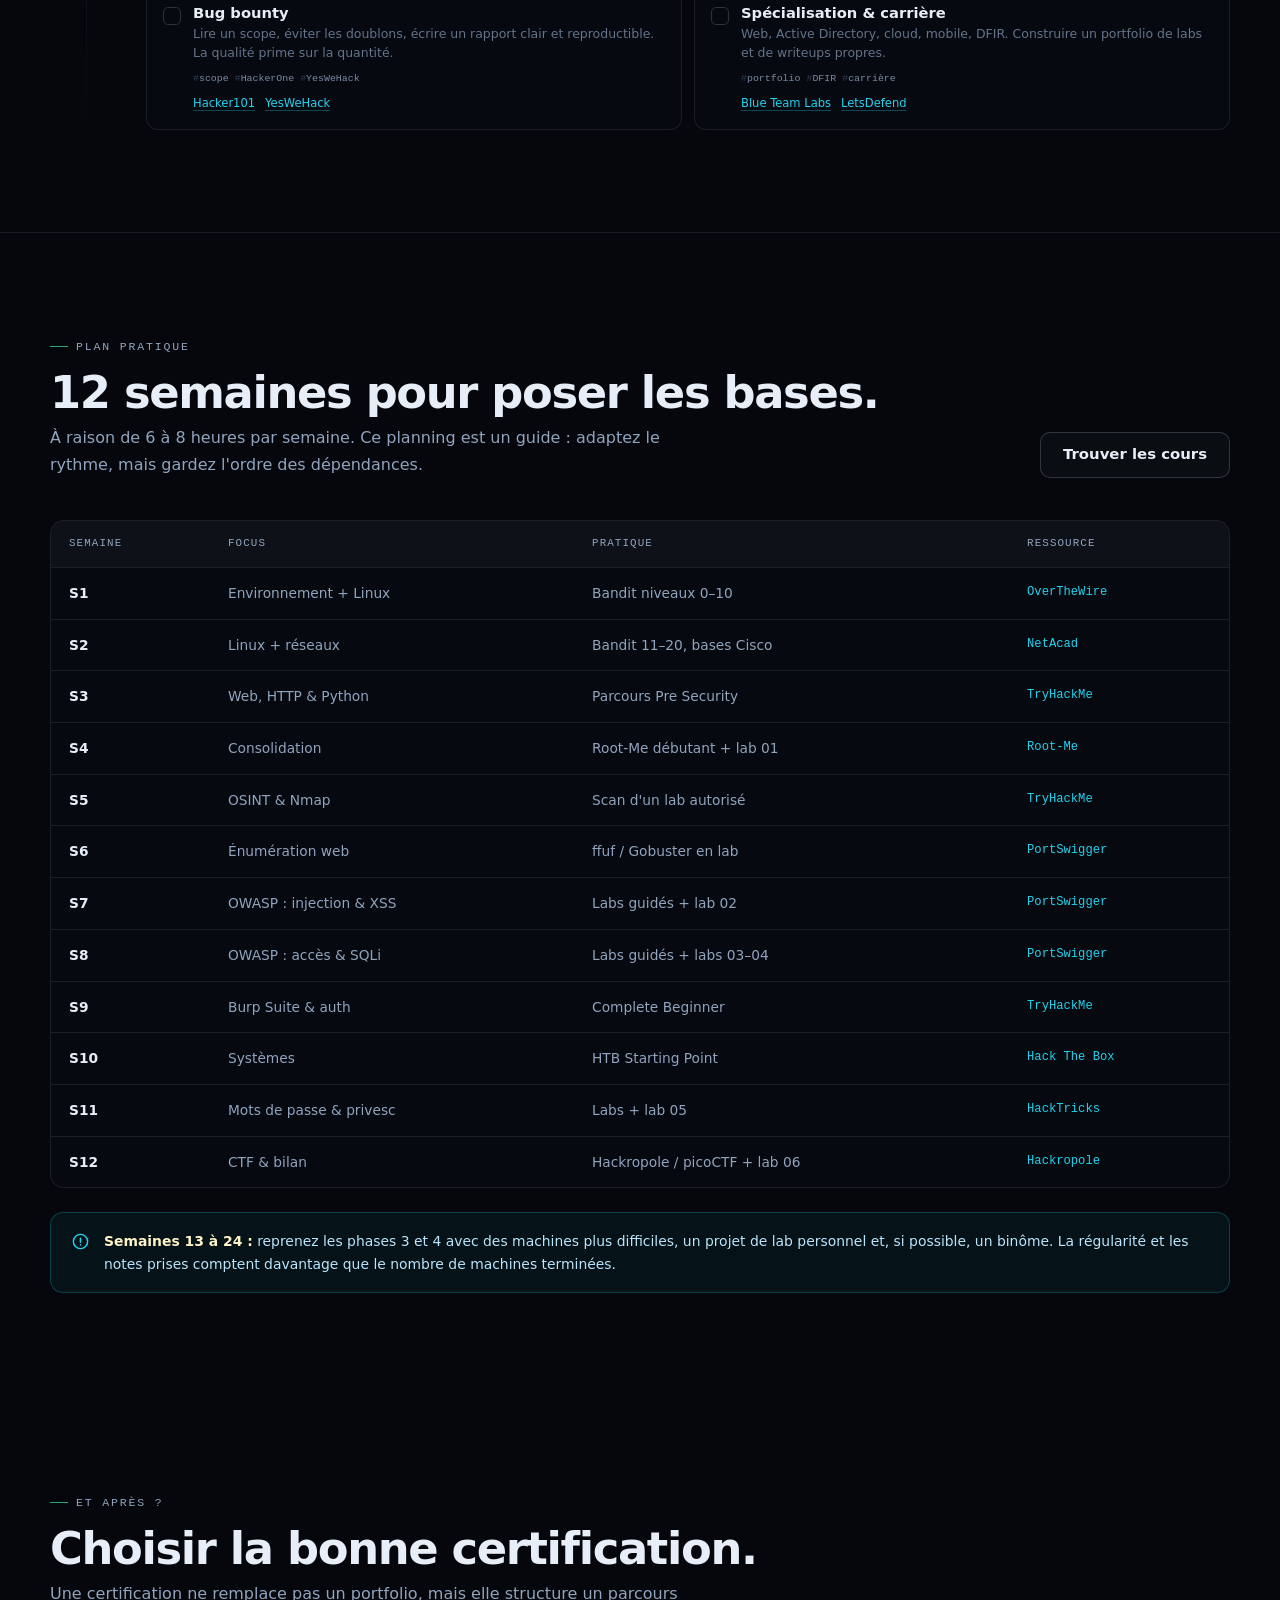
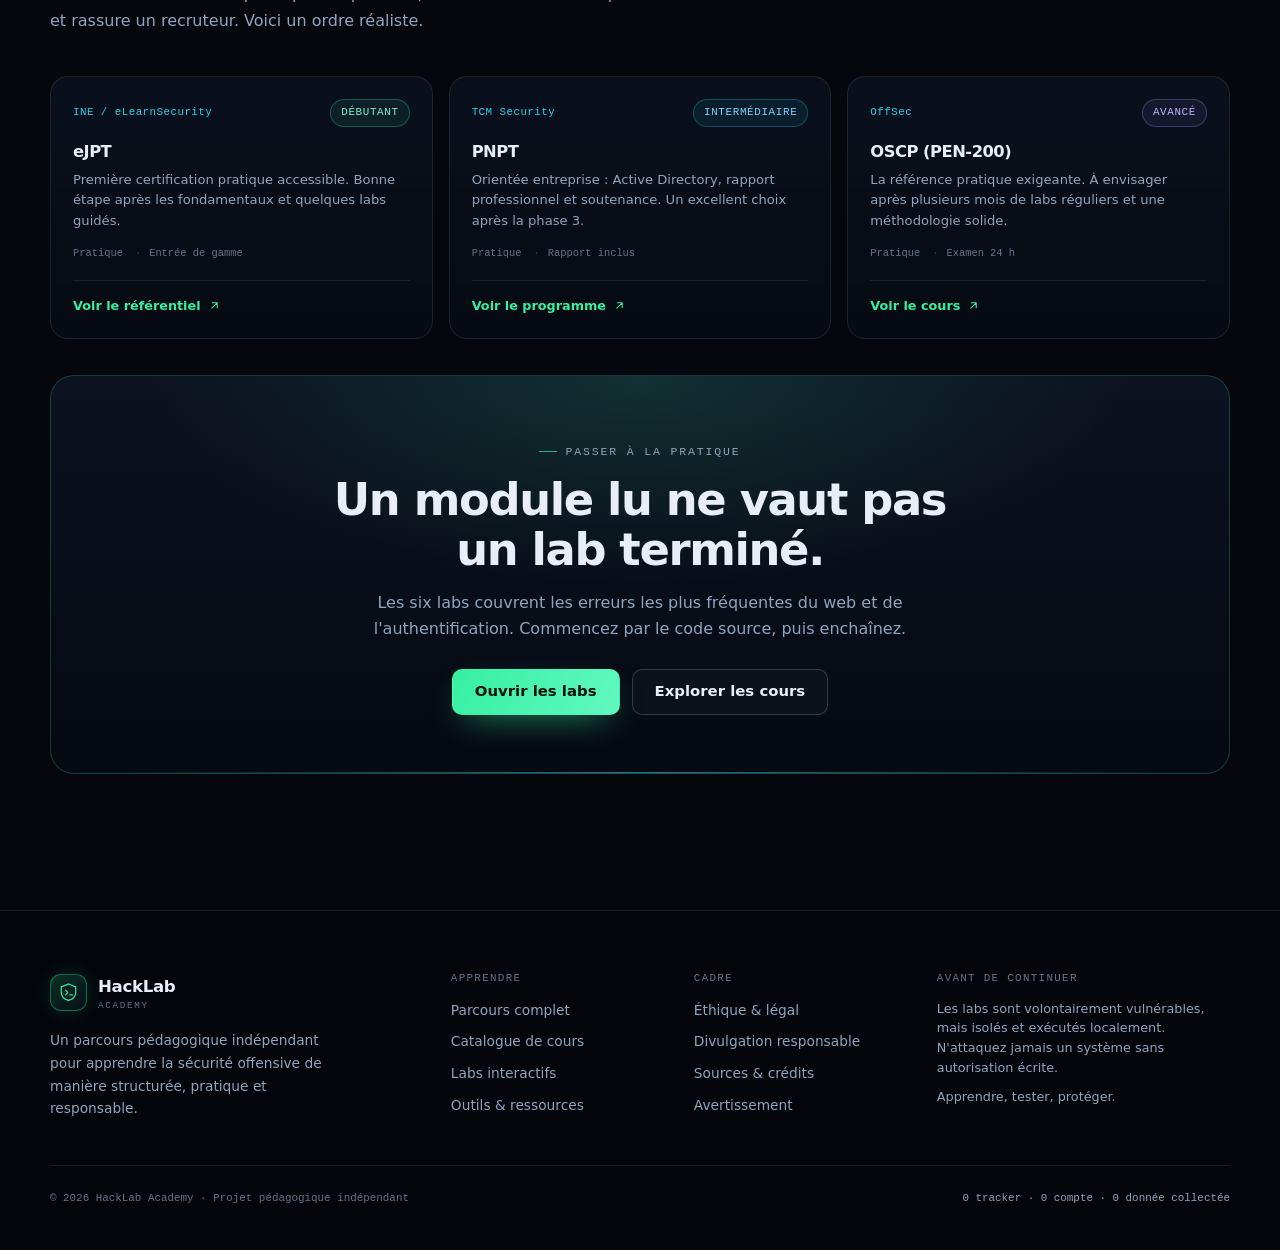
<file: parcours.html>
<!DOCTYPE html>
<html lang="fr">
<head>
  <meta charset="UTF-8">
  <meta name="viewport" content="width=device-width, initial-scale=1.0">
  <title>Parcours débutant → pro — HackLab Academy</title>
  <meta name="description" content="Roadmap complète pour apprendre le pentest : 4 phases, 24 modules ordonnés, prérequis, ressources et plan de 12 semaines.">
  <meta name="theme-color" content="#05070c">
  <meta http-equiv="Content-Security-Policy" content="default-src 'self' file: data:; script-src 'self' file: 'unsafe-inline'; style-src 'self' file: 'unsafe-inline' https://fonts.googleapis.com; font-src 'self' file: data: https://fonts.gstatic.com; img-src 'self' file: data:; connect-src 'self' file: https://fonts.googleapis.com https://fonts.gstatic.com; frame-src 'self' file:; object-src 'none'; base-uri 'none'; form-action 'self' file:">
  <meta name="referrer" content="strict-origin-when-cross-origin">
  <link rel="icon" href="assets/img/favicon.svg" type="image/svg+xml">
  <link rel="preconnect" href="https://fonts.googleapis.com">
  <link rel="preconnect" href="https://fonts.gstatic.com" crossorigin>
  <link href="https://fonts.googleapis.com/css2?family=Inter:wght@400;500;600;700&family=JetBrains+Mono:wght@400;500&family=Space+Grotesk:wght@500;600;700&display=swap" rel="stylesheet">
  <link rel="stylesheet" href="assets/css/style.css">
  <script>document.documentElement.classList.add('js');</script>
</head>
<body>
  <a class="skip-link" href="#contenu">Aller au contenu</a>

  <header class="site-header">
    <div class="container header-inner">
      <a class="logo" href="index.html" aria-label="HackLab Academy, accueil">
        <span class="logo-mark" aria-hidden="true">
          <svg viewBox="0 0 32 32" fill="none">
            <path d="M16 3 27 7.5v8c0 6.5-4.6 10.8-11 12.5C9.6 26.3 5 22 5 15.5v-8L16 3Z" stroke="currentColor" stroke-width="1.8"/>
            <path d="m11.5 12.5 3.5 3.5-3.5 3.5M18 19.5h4" stroke="currentColor" stroke-width="1.8" stroke-linecap="round" stroke-linejoin="round"/>
          </svg>
        </span>
        <span class="logo-text">HackLab <small>Academy</small></span>
      </a>
      <nav class="main-nav" id="main-nav" aria-label="Navigation principale">
        <a href="index.html">Accueil</a>
        <a href="parcours.html" aria-current="page">Parcours</a>
        <a href="cours.html">Cours</a>
        <a href="labs.html">Labs</a>
        <a href="ressources.html">Ressources</a>
        <a href="ethique.html">Éthique</a>
        <a class="btn btn--sm btn--primary nav-cta" href="cours.html">Commencer</a>
      </nav>
      <button class="nav-toggle" type="button" aria-expanded="false" aria-controls="main-nav" aria-label="Ouvrir le menu">
        <span></span><span></span><span></span>
      </button>
    </div>
  </header>

  <main id="contenu">
    <section class="page-hero">
      <div class="container">
        <p class="kicker">Roadmap · 4 phases · 24 modules</p>
        <h1>Le parcours complet,<br><span class="text-gradient">du premier terminal au rapport.</span></h1>
        <p class="lead">Chaque phase a un objectif clair, des prérequis explicites et des ressources réelles. Cochez les modules au fur et à mesure : votre progression est enregistrée localement dans ce navigateur.</p>

        <div class="progress-panel">
          <div class="progress-panel__text">
            <strong>Progression</strong>
            <span id="roadmap-label">0 / 24 modules terminés</span>
          </div>
          <div class="progress" role="progressbar" aria-label="Progression du parcours" aria-valuemin="0" aria-valuemax="24" aria-valuenow="0">
            <div class="progress__bar" id="roadmap-bar"></div>
          </div>
          <button class="reset-link" type="button" id="reset-roadmap">Réinitialiser</button>
        </div>

        <div class="notice notice--info mt-2">
          <svg viewBox="0 0 24 24" fill="none" aria-hidden="true"><circle cx="12" cy="12" r="9" stroke="currentColor" stroke-width="1.8"/><path d="M12 8v5M12 16.2v.1" stroke="currentColor" stroke-width="2" stroke-linecap="round"/></svg>
          <p><strong>Comment lire cette page :</strong> suivez les phases dans l'ordre. Un module peut demander 1 à 3 semaines : ne passez au suivant que lorsque vous savez refaire l'exercice sans regarder la correction. Les liens externes s'ouvrent dans un nouvel onglet.</p>
        </div>
      </div>
    </section>

    <section class="section">
      <div class="container">
        <div class="roadmap">
          <article class="phase-block" id="phase-1">
            <div class="phase-rail" aria-hidden="true">
              <span class="phase-number">01</span>
              <span class="phase-line"></span>
            </div>
            <div class="phase-content">
              <div class="phase-head">
                <h2>Fondations</h2>
                <span class="badge badge--beginner">Débutant · 0–4 semaines</span>
              </div>
              <p class="phase-sub">Comprendre la machine, le réseau et le web avant de parler d'exploitation. C'est la phase que l'on saute trop souvent — et c'est celle qui fait la différence ensuite.</p>
              <div class="skill-chips">
                <span>Linux</span><span>Réseaux</span><span>HTTP</span><span>Python</span><span>Hygiène</span>
              </div>

              <div class="module-grid">
                <div class="module-card">
                  <label class="module-check"><input type="checkbox" data-module="p1-m1" aria-label="Marquer le module Monter son laboratoire comme terminé"></label>
                  <div class="module-body">
                    <h3>Monter son laboratoire</h3>
                    <p>Machine virtuelle, Kali Linux, snapshots et organisation des notes. Un environnement reproductible évite de tout casser.</p>
                    <div class="module-tags"><span>VM</span><span>Kali</span><span>snapshots</span></div>
                    <div class="module-res">
                      <a href="https://www.kali.org/docs/" target="_blank" rel="noopener noreferrer">Kali Docs</a>
                      <a href="https://www.virtualbox.org/" target="_blank" rel="noopener noreferrer">VirtualBox</a>
                    </div>
                  </div>
                </div>

                <div class="module-card">
                  <label class="module-check"><input type="checkbox" data-module="p1-m2" aria-label="Marquer le module Linux comme terminé"></label>
                  <div class="module-body">
                    <h3>Linux : les commandes qui comptent</h3>
                    <p>Navigation, permissions, processus, services, journaux. Savoir lire un système avant de chercher à l'exploiter.</p>
                    <div class="module-tags"><span>shell</span><span>permissions</span><span>logs</span></div>
                    <div class="module-res">
                      <a href="https://linuxjourney.com/" target="_blank" rel="noopener noreferrer">Linux Journey</a>
                      <a href="https://overthewire.org/wargames/bandit/" target="_blank" rel="noopener noreferrer">Bandit</a>
                    </div>
                  </div>
                </div>

                <div class="module-card">
                  <label class="module-check"><input type="checkbox" data-module="p1-m3" aria-label="Marquer le module Réseaux comme terminé"></label>
                  <div class="module-body">
                    <h3>Réseaux : comprendre avant de scanner</h3>
                    <p>Modèle OSI, TCP/IP, ports, DNS, NAT. Sans cette base, un résultat Nmap reste une liste de lignes illisibles.</p>
                    <div class="module-tags"><span>OSI</span><span>TCP/IP</span><span>DNS</span></div>
                    <div class="module-res">
                      <a href="https://www.netacad.com/courses/networking/networking-basics" target="_blank" rel="noopener noreferrer">Cisco NetAcad</a>
                      <a href="https://developer.mozilla.org/fr/docs/Web/HTTP" target="_blank" rel="noopener noreferrer">MDN HTTP</a>
                    </div>
                  </div>
                </div>

                <div class="module-card">
                  <label class="module-check"><input type="checkbox" data-module="p1-m4" aria-label="Marquer le module Web comme terminé"></label>
                  <div class="module-body">
                    <h3>Le web côté client et serveur</h3>
                    <p>HTML, JavaScript, requêtes HTTP, cookies, sessions. Apprendre à utiliser les DevTools comme un analyste.</p>
                    <div class="module-tags"><span>HTTP</span><span>cookies</span><span>DevTools</span></div>
                    <div class="module-res">
                      <a href="https://developer.mozilla.org/fr/docs/Learn" target="_blank" rel="noopener noreferrer">MDN Learn</a>
                    </div>
                  </div>
                </div>

                <div class="module-card">
                  <label class="module-check"><input type="checkbox" data-module="p1-m5" aria-label="Marquer le module Python comme terminé"></label>
                  <div class="module-body">
                    <h3>Python pour l'automatisation</h3>
                    <p>Fichiers, boucles, requêtes HTTP, parsing. Automatiser une tâche répétitive est une compétence de pentester.</p>
                    <div class="module-tags"><span>Python</span><span>scripts</span><span>requests</span></div>
                    <div class="module-res">
                      <a href="https://automatetheboringstuff.com/" target="_blank" rel="noopener noreferrer">Automate the Boring Stuff</a>
                    </div>
                  </div>
                </div>

                <div class="module-card">
                  <label class="module-check"><input type="checkbox" data-module="p1-m6" aria-label="Marquer le module Hygiène numérique comme terminé"></label>
                  <div class="module-body">
                    <h3>Hygiène numérique &amp; défense</h3>
                    <p>MFA, gestionnaire de mots de passe, sauvegardes, phishing. Un attaquant éthique comprend d'abord comment se protéger.</p>
                    <div class="module-tags"><span>MFA</span><span>phishing</span><span>sauvegardes</span></div>
                    <div class="module-res">
                      <a href="https://www.cybermalveillance.gouv.fr/" target="_blank" rel="noopener noreferrer">Cybermalveillance</a>
                    </div>
                  </div>
                </div>
              </div>
            </div>
          </article>

          <article class="phase-block" id="phase-2">
            <div class="phase-rail" aria-hidden="true">
              <span class="phase-number">02</span>
              <span class="phase-line"></span>
            </div>
            <div class="phase-content">
              <div class="phase-head">
                <h2>Reconnaissance &amp; web</h2>
                <span class="badge badge--intermediate">Intermédiaire · 4–10 semaines</span>
              </div>
              <p class="phase-sub">Cartographier une cible autorisée, comprendre ses technologies et identifier les faiblesses web les plus courantes. La phase la plus rentable en pratique.</p>
              <div class="skill-chips">
                <span>OSINT</span><span>Nmap</span><span>ffuf</span><span>Burp Suite</span><span>OWASP</span>
              </div>

              <div class="module-grid">
                <div class="module-card">
                  <label class="module-check"><input type="checkbox" data-module="p2-m1" aria-label="Marquer le module OSINT comme terminé"></label>
                  <div class="module-body">
                    <h3>OSINT &amp; renseignement</h3>
                    <p>Google dorks, WHOIS, DNS, Shodan, réseaux sociaux. Collecter sans franchir la ligne : respect de la vie privée et du périmètre.</p>
                    <div class="module-tags"><span>dorks</span><span>WHOIS</span><span>Shodan</span></div>
                    <div class="module-res">
                      <a href="https://osintframework.com/" target="_blank" rel="noopener noreferrer">OSINT Framework</a>
                      <a href="https://www.shodan.io/" target="_blank" rel="noopener noreferrer">Shodan</a>
                    </div>
                  </div>
                </div>

                <div class="module-card">
                  <label class="module-check"><input type="checkbox" data-module="p2-m2" aria-label="Marquer le module Nmap comme terminé"></label>
                  <div class="module-body">
                    <h3>Nmap &amp; découverte réseau</h3>
                    <p>Découverte d'hôtes, scan de ports, détection de services et scripts NSE. Toujours sur un périmètre autorisé.</p>
                    <div class="module-tags"><span>Nmap</span><span>ports</span><span>NSE</span></div>
                    <div class="module-res">
                      <a href="https://nmap.org/book/" target="_blank" rel="noopener noreferrer">Nmap Book</a>
                    </div>
                  </div>
                </div>

                <div class="module-card">
                  <label class="module-check"><input type="checkbox" data-module="p2-m3" aria-label="Marquer le module Énumération web comme terminé"></label>
                  <div class="module-body">
                    <h3>Énumération web</h3>
                    <p>Répertoires, fichiers, vhosts, technologies. ffuf, Gobuster, SecLists et bon sens pour éviter le bruit inutile.</p>
                    <div class="module-tags"><span>ffuf</span><span>Gobuster</span><span>SecLists</span></div>
                    <div class="module-res">
                      <a href="https://github.com/ffuf/ffuf" target="_blank" rel="noopener noreferrer">ffuf</a>
                      <a href="https://github.com/danielmiessler/SecLists" target="_blank" rel="noopener noreferrer">SecLists</a>
                    </div>
                  </div>
                </div>

                <div class="module-card">
                  <label class="module-check"><input type="checkbox" data-module="p2-m4" aria-label="Marquer le module HTTP et sessions comme terminé"></label>
                  <div class="module-body">
                    <h3>HTTP, sessions &amp; authentification</h3>
                    <p>Cookies, JWT, CORS, contrôle d'accès. Comprendre qui est autorisé à faire quoi, et comment le vérifier.</p>
                    <div class="module-tags"><span>JWT</span><span>CORS</span><span>IDOR</span></div>
                    <div class="module-res">
                      <a href="https://portswigger.net/web-security" target="_blank" rel="noopener noreferrer">PortSwigger Academy</a>
                    </div>
                  </div>
                </div>

                <div class="module-card">
                  <label class="module-check"><input type="checkbox" data-module="p2-m5" aria-label="Marquer le module OWASP Top 10 comme terminé"></label>
                  <div class="module-body">
                    <h3>OWASP Top 10</h3>
                    <p>Injection, broken access control, XSS, SSRF, composants vulnérables. Une carte mentale des risques web.</p>
                    <div class="module-tags"><span>OWASP</span><span>injection</span><span>XSS</span></div>
                    <div class="module-res">
                      <a href="https://owasp.org/www-project-top-ten/" target="_blank" rel="noopener noreferrer">OWASP Top 10</a>
                      <a href="https://portswigger.net/web-security" target="_blank" rel="noopener noreferrer">Labs PortSwigger</a>
                    </div>
                  </div>
                </div>

                <div class="module-card">
                  <label class="module-check"><input type="checkbox" data-module="p2-m6" aria-label="Marquer le module Burp Suite comme terminé"></label>
                  <div class="module-body">
                    <h3>Burp Suite &amp; premiers labs</h3>
                    <p>Proxy, Repeater, Intruder. Intercepter une requête, la modifier, observer la réponse. Puis pratiquer sur des labs guidés.</p>
                    <div class="module-tags"><span>Burp</span><span>proxy</span><span>labs</span></div>
                    <div class="module-res">
                      <a href="https://portswigger.net/burp/communitydownload" target="_blank" rel="noopener noreferrer">Burp Community</a>
                      <a href="https://www.root-me.org/" target="_blank" rel="noopener noreferrer">Root-Me</a>
                    </div>
                  </div>
                </div>
              </div>
            </div>
          </article>

          <article class="phase-block" id="phase-3">
            <div class="phase-rail" aria-hidden="true">
              <span class="phase-number">03</span>
              <span class="phase-line"></span>
            </div>
            <div class="phase-content">
              <div class="phase-head">
                <h2>Exploitation &amp; systèmes</h2>
                <span class="badge badge--advanced">Avancé · 10–18 semaines</span>
              </div>
              <p class="phase-sub">Relier une vulnérabilité à un impact réel : accès initial, élévation de privilèges, mouvement latéral. Uniquement en lab ou avec autorisation écrite.</p>
              <div class="skill-chips">
                <span>Metasploit</span><span>hashcat</span><span>privesc</span><span>Active Directory</span><span>CTF</span>
              </div>

              <div class="module-grid">
                <div class="module-card">
                  <label class="module-check"><input type="checkbox" data-module="p3-m1" aria-label="Marquer le module Frameworks comme terminé"></label>
                  <div class="module-body">
                    <h3>Frameworks &amp; CVE</h3>
                    <p>Metasploit, searchsploit, veille CVE. Comprendre ce que fait un exploit au lieu d'exécuter une commande trouvée en ligne.</p>
                    <div class="module-tags"><span>Metasploit</span><span>CVE</span><span>exploit</span></div>
                    <div class="module-res">
                      <a href="https://www.metasploit.com/" target="_blank" rel="noopener noreferrer">Metasploit</a>
                      <a href="https://www.offsec.com/metasploit-unleashed/" target="_blank" rel="noopener noreferrer">Metasploit Unleashed</a>
                    </div>
                  </div>
                </div>

                <div class="module-card">
                  <label class="module-check"><input type="checkbox" data-module="p3-m2" aria-label="Marquer le module Mots de passe comme terminé"></label>
                  <div class="module-body">
                    <h3>Attaques de mots de passe</h3>
                    <p>Hashcat, John the Ripper, Hydra. Comprendre le coût d'un hash, le taux de tentative et les défenses associées.</p>
                    <div class="module-tags"><span>hashcat</span><span>John</span><span>Hydra</span></div>
                    <div class="module-res">
                      <a href="https://hashcat.net/hashcat/" target="_blank" rel="noopener noreferrer">Hashcat</a>
                      <a href="https://www.openwall.com/john/" target="_blank" rel="noopener noreferrer">John the Ripper</a>
                    </div>
                  </div>
                </div>

                <div class="module-card">
                  <label class="module-check"><input type="checkbox" data-module="p3-m3" aria-label="Marquer le module Élévation Linux comme terminé"></label>
                  <div class="module-body">
                    <h3>Élévation de privilèges Linux</h3>
                    <p>SUID, sudo, cron, capabilities, services mal configurés. Une méthodologie de vérification systématique.</p>
                    <div class="module-tags"><span>SUID</span><span>sudo</span><span>cron</span></div>
                    <div class="module-res">
                      <a href="https://github.com/swisskyrepo/InternalAllTheThings" target="_blank" rel="noopener noreferrer">Internal All The Things</a>
                    </div>
                  </div>
                </div>

                <div class="module-card">
                  <label class="module-check"><input type="checkbox" data-module="p3-m4" aria-label="Marquer le module Élévation Windows comme terminé"></label>
                  <div class="module-body">
                    <h3>Élévation de privilèges Windows</h3>
                    <p>Services, tokens, UAC, registre. Les chemins classiques et les traces à documenter dans un rapport.</p>
                    <div class="module-tags"><span>tokens</span><span>UAC</span><span>services</span></div>
                    <div class="module-res">
                      <a href="https://book.hacktricks.wiki/" target="_blank" rel="noopener noreferrer">HackTricks</a>
                    </div>
                  </div>
                </div>

                <div class="module-card">
                  <label class="module-check"><input type="checkbox" data-module="p3-m5" aria-label="Marquer le module Active Directory comme terminé"></label>
                  <div class="module-body">
                    <h3>Active Directory</h3>
                    <p>Kerberos, BloodHound, délégations et chemins d'attaque. Le cœur de nombreux environnements d'entreprise.</p>
                    <div class="module-tags"><span>Kerberos</span><span>BloodHound</span><span>AD</span></div>
                    <div class="module-res">
                      <a href="https://academy.hackthebox.com/" target="_blank" rel="noopener noreferrer">HTB Academy</a>
                      <a href="https://bloodhound.readthedocs.io/" target="_blank" rel="noopener noreferrer">BloodHound Docs</a>
                    </div>
                  </div>
                </div>

                <div class="module-card">
                  <label class="module-check"><input type="checkbox" data-module="p3-m6" aria-label="Marquer le module CTF comme terminé"></label>
                  <div class="module-body">
                    <h3>CTF &amp; méthodologie</h3>
                    <p>Résoudre des machines, écrire des notes réutilisables, chronométrer sa démarche. La régularité bat le bachotage.</p>
                    <div class="module-tags"><span>THM</span><span>HTB</span><span>writeups</span></div>
                    <div class="module-res">
                      <a href="https://app.hackthebox.com/starting-point" target="_blank" rel="noopener noreferrer">HTB Starting Point</a>
                      <a href="https://hackropole.fr/" target="_blank" rel="noopener noreferrer">Hackropole</a>
                    </div>
                  </div>
                </div>
              </div>
            </div>
          </article>

          <article class="phase-block" id="phase-4">
            <div class="phase-rail" aria-hidden="true">
              <span class="phase-number">04</span>
              <span class="phase-line"></span>
            </div>
            <div class="phase-content">
              <div class="phase-head">
                <h2>Professionnalisation</h2>
                <span class="badge badge--pro">Pro · 18 semaines et +</span>
              </div>
              <p class="phase-sub">Un bon pentester ne livre pas seulement des accès : il explique le risque, propose un correctif et respecte le cadre. Cette phase transforme les compétences en métier.</p>
              <div class="skill-chips">
                <span>rapport</span><span>CVSS</span><span>red team</span><span>cloud</span><span>bug bounty</span>
              </div>

              <div class="module-grid">
                <div class="module-card">
                  <label class="module-check"><input type="checkbox" data-module="p4-m1" aria-label="Marquer le module Rapport comme terminé"></label>
                  <div class="module-body">
                    <h3>Rapport &amp; remédiation</h3>
                    <p>Résumé exécutif, constats, preuves, CVSS, recommandations priorisées. Le livrable qui donne de la valeur à l'audit.</p>
                    <div class="module-tags"><span>findings</span><span>CVSS</span><span>PoC</span></div>
                    <div class="module-res">
                      <a href="https://www.first.org/cvss/" target="_blank" rel="noopener noreferrer">CVSS</a>
                    </div>
                  </div>
                </div>

                <div class="module-card">
                  <label class="module-check"><input type="checkbox" data-module="p4-m2" aria-label="Marquer le module Red team comme terminé"></label>
                  <div class="module-body">
                    <h3>Red team &amp; détection</h3>
                    <p>MITRE ATT&CK, OPSEC, purple team. Penser attaque et détection comme deux faces du même exercice.</p>
                    <div class="module-tags"><span>ATT&amp;CK</span><span>OPSEC</span><span>purple</span></div>
                    <div class="module-res">
                      <a href="https://attack.mitre.org/" target="_blank" rel="noopener noreferrer">MITRE ATT&amp;CK</a>
                    </div>
                  </div>
                </div>

                <div class="module-card">
                  <label class="module-check"><input type="checkbox" data-module="p4-m3" aria-label="Marquer le module Cloud comme terminé"></label>
                  <div class="module-body">
                    <h3>Cloud &amp; conteneurs</h3>
                    <p>IAM, stockage objet, Docker, Kubernetes. Les erreurs de configuration sont la première cause d'incident cloud.</p>
                    <div class="module-tags"><span>IAM</span><span>Docker</span><span>K8s</span></div>
                    <div class="module-res">
                      <a href="https://github.com/RhinoSecurityLabs/cloudgoat" target="_blank" rel="noopener noreferrer">CloudGoat</a>
                      <a href="https://github.com/madhuakula/kubernetes-goat" target="_blank" rel="noopener noreferrer">Kubernetes Goat</a>
                    </div>
                  </div>
                </div>

                <div class="module-card">
                  <label class="module-check"><input type="checkbox" data-module="p4-m4" aria-label="Marquer le module Certifications comme terminé"></label>
                  <div class="module-body">
                    <h3>Certifications</h3>
                    <p>eJPT, PNPT, CPTS, OSCP : choisir selon son objectif, son budget et le niveau réel exigé.</p>
                    <div class="module-tags"><span>eJPT</span><span>PNPT</span><span>OSCP</span></div>
                    <div class="module-res">
                      <a href="https://ine.com/security/certifications/ejpt-certification" target="_blank" rel="noopener noreferrer">eJPT</a>
                      <a href="https://www.offsec.com/courses/pen-200/" target="_blank" rel="noopener noreferrer">OSCP</a>
                    </div>
                  </div>
                </div>

                <div class="module-card">
                  <label class="module-check"><input type="checkbox" data-module="p4-m5" aria-label="Marquer le module Bug bounty comme terminé"></label>
                  <div class="module-body">
                    <h3>Bug bounty</h3>
                    <p>Lire un scope, éviter les doublons, écrire un rapport clair et reproductible. La qualité prime sur la quantité.</p>
                    <div class="module-tags"><span>scope</span><span>HackerOne</span><span>YesWeHack</span></div>
                    <div class="module-res">
                      <a href="https://www.hacker101.com/" target="_blank" rel="noopener noreferrer">Hacker101</a>
                      <a href="https://www.yeswehack.com/" target="_blank" rel="noopener noreferrer">YesWeHack</a>
                    </div>
                  </div>
                </div>

                <div class="module-card">
                  <label class="module-check"><input type="checkbox" data-module="p4-m6" aria-label="Marquer le module Spécialisation comme terminé"></label>
                  <div class="module-body">
                    <h3>Spécialisation &amp; carrière</h3>
                    <p>Web, Active Directory, cloud, mobile, DFIR. Construire un portfolio de labs et de writeups propres.</p>
                    <div class="module-tags"><span>portfolio</span><span>DFIR</span><span>carrière</span></div>
                    <div class="module-res">
                      <a href="https://blueteamlabs.online/" target="_blank" rel="noopener noreferrer">Blue Team Labs</a>
                      <a href="https://letsdefend.io/" target="_blank" rel="noopener noreferrer">LetsDefend</a>
                    </div>
                  </div>
                </div>
              </div>
            </div>
          </article>
        </div>
      </div>
    </section>

    <section class="section section--bordered">
      <div class="container">
        <div class="section-head reveal">
          <div>
            <p class="kicker">Plan pratique</p>
            <h2>12 semaines pour poser les bases.</h2>
            <p>À raison de 6 à 8 heures par semaine. Ce planning est un guide : adaptez le rythme, mais gardez l'ordre des dépendances.</p>
          </div>
          <a class="btn btn--ghost" href="cours.html">Trouver les cours</a>
        </div>

        <div class="table-wrap reveal">
          <table class="data-table">
            <thead>
              <tr>
                <th scope="col">Semaine</th>
                <th scope="col">Focus</th>
                <th scope="col">Pratique</th>
                <th scope="col">Ressource</th>
              </tr>
            </thead>
            <tbody>
              <tr><td><strong>S1</strong></td><td>Environnement + Linux</td><td>Bandit niveaux 0–10</td><td class="mono">OverTheWire</td></tr>
              <tr><td><strong>S2</strong></td><td>Linux + réseaux</td><td>Bandit 11–20, bases Cisco</td><td class="mono">NetAcad</td></tr>
              <tr><td><strong>S3</strong></td><td>Web, HTTP &amp; Python</td><td>Parcours Pre Security</td><td class="mono">TryHackMe</td></tr>
              <tr><td><strong>S4</strong></td><td>Consolidation</td><td>Root-Me débutant + lab 01</td><td class="mono">Root-Me</td></tr>
              <tr><td><strong>S5</strong></td><td>OSINT &amp; Nmap</td><td>Scan d'un lab autorisé</td><td class="mono">TryHackMe</td></tr>
              <tr><td><strong>S6</strong></td><td>Énumération web</td><td>ffuf / Gobuster en lab</td><td class="mono">PortSwigger</td></tr>
              <tr><td><strong>S7</strong></td><td>OWASP : injection &amp; XSS</td><td>Labs guidés + lab 02</td><td class="mono">PortSwigger</td></tr>
              <tr><td><strong>S8</strong></td><td>OWASP : accès &amp; SQLi</td><td>Labs guidés + labs 03–04</td><td class="mono">PortSwigger</td></tr>
              <tr><td><strong>S9</strong></td><td>Burp Suite &amp; auth</td><td>Complete Beginner</td><td class="mono">TryHackMe</td></tr>
              <tr><td><strong>S10</strong></td><td>Systèmes</td><td>HTB Starting Point</td><td class="mono">Hack The Box</td></tr>
              <tr><td><strong>S11</strong></td><td>Mots de passe &amp; privesc</td><td>Labs + lab 05</td><td class="mono">HackTricks</td></tr>
              <tr><td><strong>S12</strong></td><td>CTF &amp; bilan</td><td>Hackropole / picoCTF + lab 06</td><td class="mono">Hackropole</td></tr>
            </tbody>
          </table>
        </div>

        <div class="notice notice--info mt-2 reveal">
          <svg viewBox="0 0 24 24" fill="none" aria-hidden="true"><circle cx="12" cy="12" r="9" stroke="currentColor" stroke-width="1.8"/><path d="M12 8v5M12 16.2v.1" stroke="currentColor" stroke-width="2" stroke-linecap="round"/></svg>
          <p><strong>Semaines 13 à 24 :</strong> reprenez les phases 3 et 4 avec des machines plus difficiles, un projet de lab personnel et, si possible, un binôme. La régularité et les notes prises comptent davantage que le nombre de machines terminées.</p>
        </div>
      </div>
    </section>

    <section class="section">
      <div class="container">
        <div class="section-head reveal">
          <div>
            <p class="kicker">Et après ?</p>
            <h2>Choisir la bonne certification.</h2>
            <p>Une certification ne remplace pas un portfolio, mais elle structure un parcours et rassure un recruteur. Voici un ordre réaliste.</p>
          </div>
        </div>

        <div class="course-grid">
          <article class="card course-card reveal">
            <div class="course-top"><span class="provider-tag">INE / eLearnSecurity</span><span class="badge badge--beginner">Débutant</span></div>
            <h3>eJPT</h3>
            <p>Première certification pratique accessible. Bonne étape après les fondamentaux et quelques labs guidés.</p>
            <div class="course-meta"><span>Pratique</span><span>Entrée de gamme</span></div>
            <a class="course-link" href="https://ine.com/security/certifications/ejpt-certification" target="_blank" rel="noopener noreferrer">Voir le référentiel <svg viewBox="0 0 24 24" fill="none" aria-hidden="true"><path d="M7 17 17 7M8 7h9v9" stroke="currentColor" stroke-width="2" stroke-linecap="round" stroke-linejoin="round"/></svg></a>
          </article>

          <article class="card course-card reveal" style="--delay:.05s">
            <div class="course-top"><span class="provider-tag">TCM Security</span><span class="badge badge--intermediate">Intermédiaire</span></div>
            <h3>PNPT</h3>
            <p>Orientée entreprise : Active Directory, rapport professionnel et soutenance. Un excellent choix après la phase 3.</p>
            <div class="course-meta"><span>Pratique</span><span>Rapport inclus</span></div>
            <a class="course-link" href="https://academy.tcm-sec.com/" target="_blank" rel="noopener noreferrer">Voir le programme <svg viewBox="0 0 24 24" fill="none" aria-hidden="true"><path d="M7 17 17 7M8 7h9v9" stroke="currentColor" stroke-width="2" stroke-linecap="round" stroke-linejoin="round"/></svg></a>
          </article>

          <article class="card course-card reveal" style="--delay:.1s">
            <div class="course-top"><span class="provider-tag">OffSec</span><span class="badge badge--pro">Avancé</span></div>
            <h3>OSCP (PEN-200)</h3>
            <p>La référence pratique exigeante. À envisager après plusieurs mois de labs réguliers et une méthodologie solide.</p>
            <div class="course-meta"><span>Pratique</span><span>Examen 24 h</span></div>
            <a class="course-link" href="https://www.offsec.com/courses/pen-200/" target="_blank" rel="noopener noreferrer">Voir le cours <svg viewBox="0 0 24 24" fill="none" aria-hidden="true"><path d="M7 17 17 7M8 7h9v9" stroke="currentColor" stroke-width="2" stroke-linecap="round" stroke-linejoin="round"/></svg></a>
          </article>
        </div>

        <div class="cta-panel mt-3 reveal">
          <p class="kicker">Passer à la pratique</p>
          <h2>Un module lu ne vaut pas un lab terminé.</h2>
          <p>Les six labs couvrent les erreurs les plus fréquentes du web et de l'authentification. Commencez par le code source, puis enchaînez.</p>
          <div class="cta-actions">
            <a class="btn btn--primary" href="labs.html">Ouvrir les labs</a>
            <a class="btn btn--ghost" href="cours.html">Explorer les cours</a>
          </div>
        </div>
      </div>
    </section>
  </main>

  <footer class="site-footer">
    <div class="container">
      <div class="footer-grid">
        <div class="footer-brand">
          <a class="logo" href="index.html" aria-label="HackLab Academy, accueil">
            <span class="logo-mark" aria-hidden="true">
              <svg viewBox="0 0 32 32" fill="none">
                <path d="M16 3 27 7.5v8c0 6.5-4.6 10.8-11 12.5C9.6 26.3 5 22 5 15.5v-8L16 3Z" stroke="currentColor" stroke-width="1.8"/>
                <path d="m11.5 12.5 3.5 3.5-3.5 3.5M18 19.5h4" stroke="currentColor" stroke-width="1.8" stroke-linecap="round" stroke-linejoin="round"/>
              </svg>
            </span>
            <span class="logo-text">HackLab <small>Academy</small></span>
          </a>
          <p>Un parcours pédagogique indépendant pour apprendre la sécurité offensive de manière structurée, pratique et responsable.</p>
        </div>
        <div class="footer-col">
          <h3>Apprendre</h3>
          <a href="parcours.html">Parcours complet</a>
          <a href="cours.html">Catalogue de cours</a>
          <a href="labs.html">Labs interactifs</a>
          <a href="ressources.html">Outils &amp; ressources</a>
        </div>
        <div class="footer-col">
          <h3>Cadre</h3>
          <a href="ethique.html">Éthique &amp; légal</a>
          <a href="ethique.html#divulgation">Divulgation responsable</a>
          <a href="ethique.html#sources">Sources &amp; crédits</a>
          <a href="ethique.html#avertissement">Avertissement</a>
        </div>
        <div class="footer-col">
          <h3>Avant de continuer</h3>
          <p>Les labs sont volontairement vulnérables, mais isolés et exécutés localement. N'attaquez jamais un système sans autorisation écrite.</p>
          <p class="footer-warning">Apprendre, tester, protéger.</p>
        </div>
      </div>
      <div class="footer-bottom">
        <p>© <span data-year>2026</span> HackLab Academy · Projet pédagogique indépendant</p>
        <p><strong>0 tracker · 0 compte · 0 donnée collectée</strong></p>
      </div>
    </div>
  </footer>

  <script src="assets/js/main.js"></script>
</body>
</html>
</file>
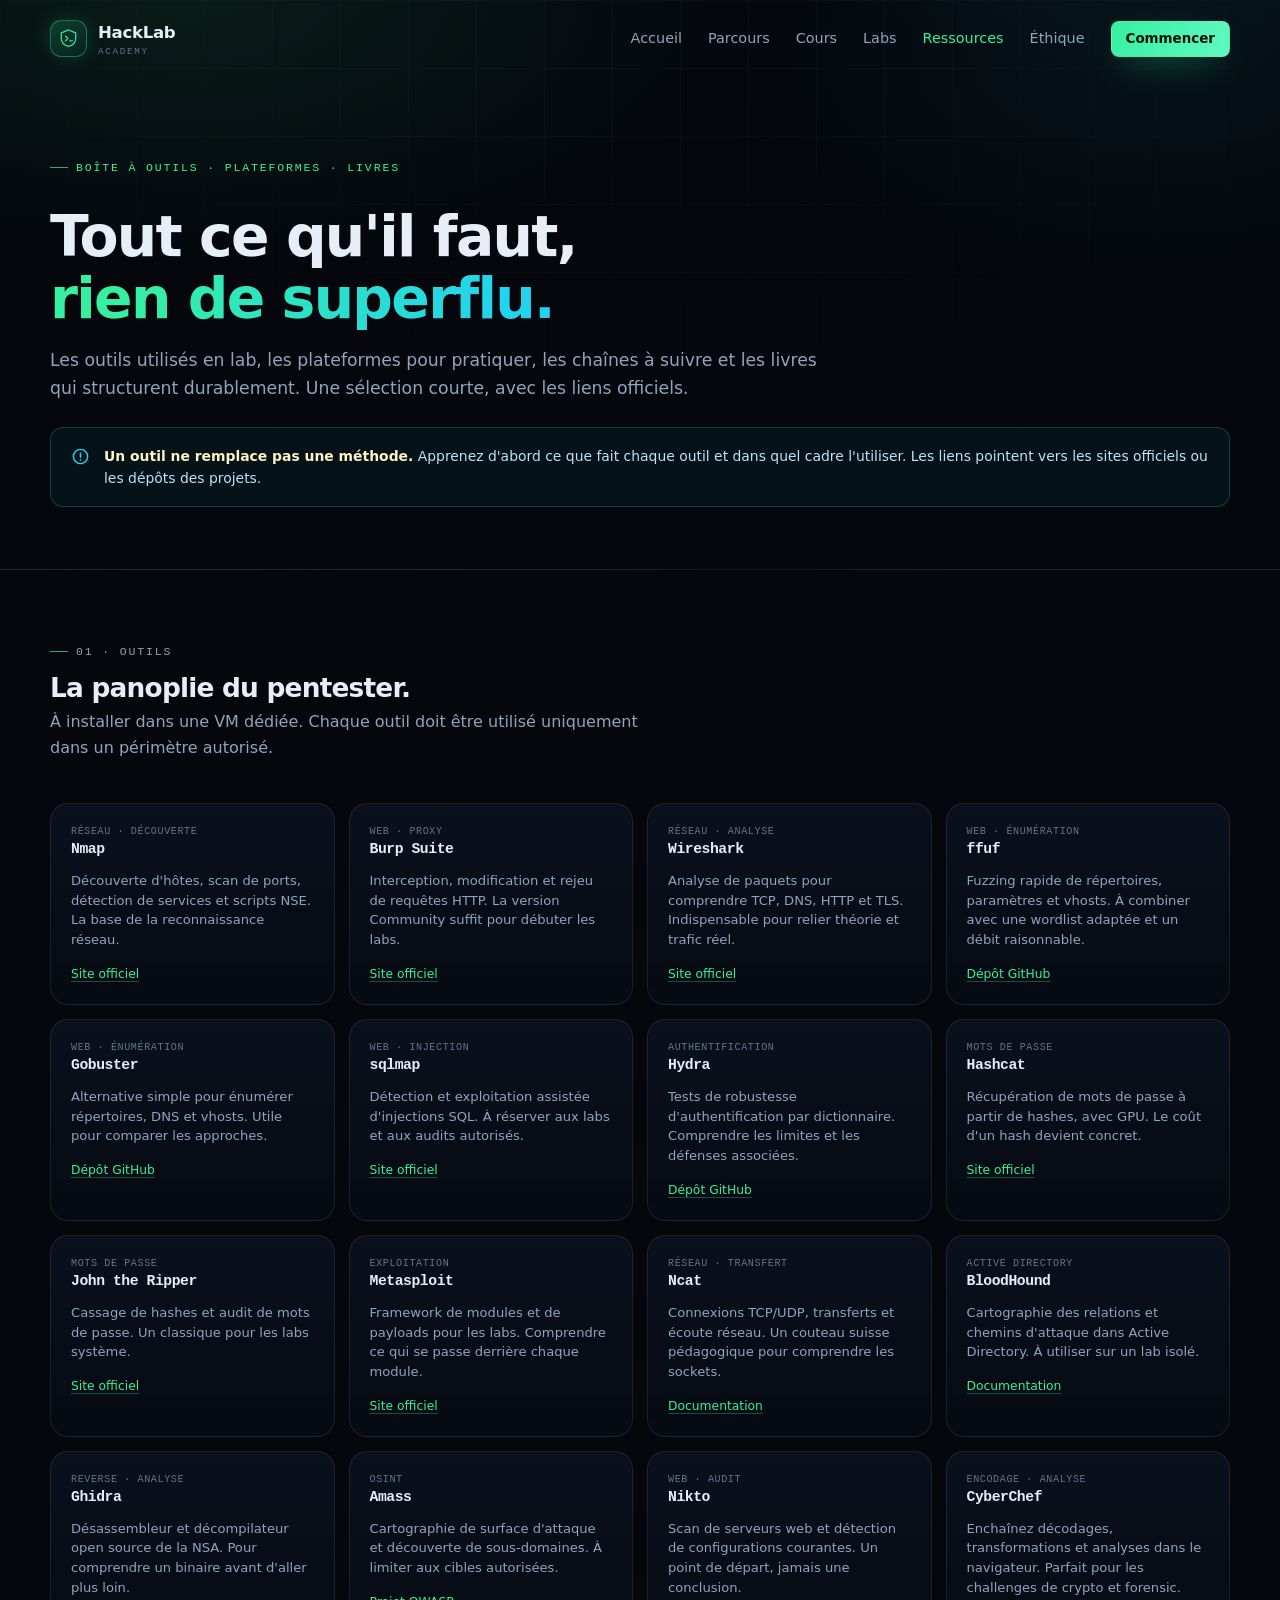
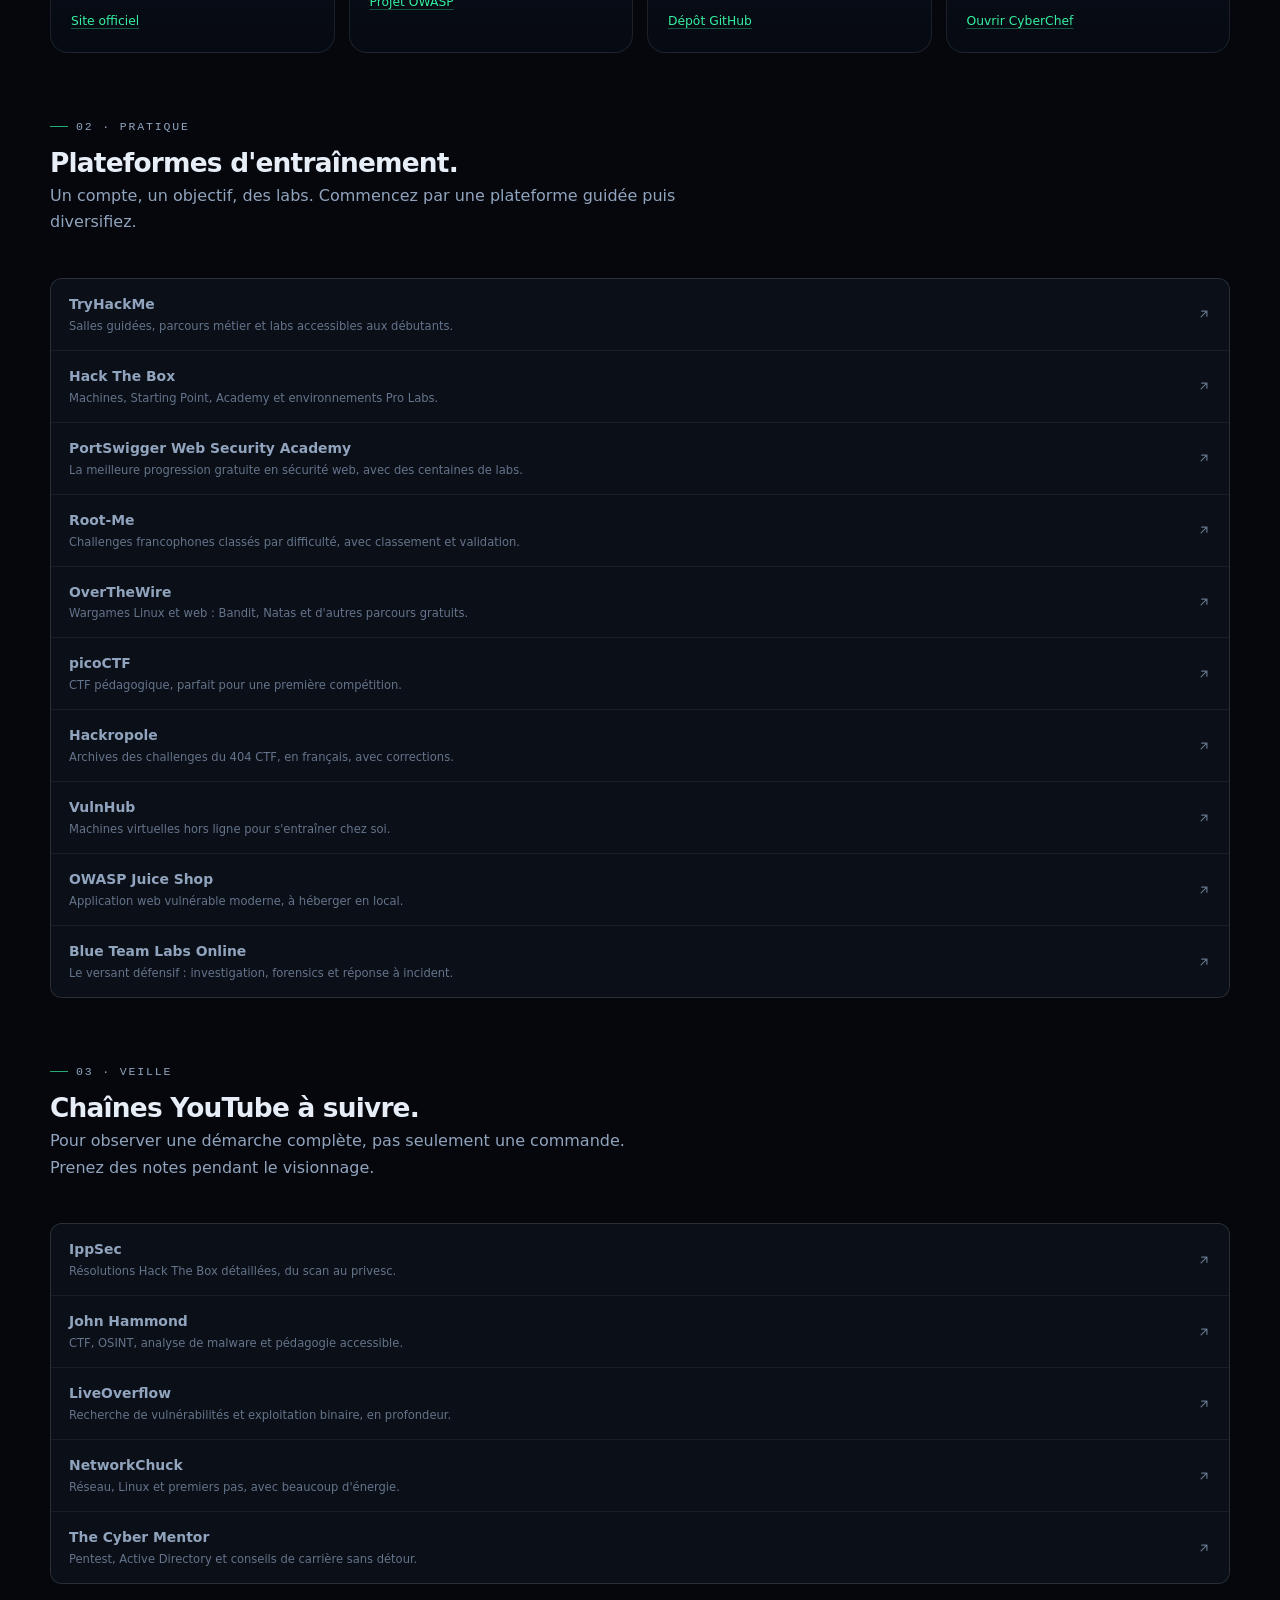
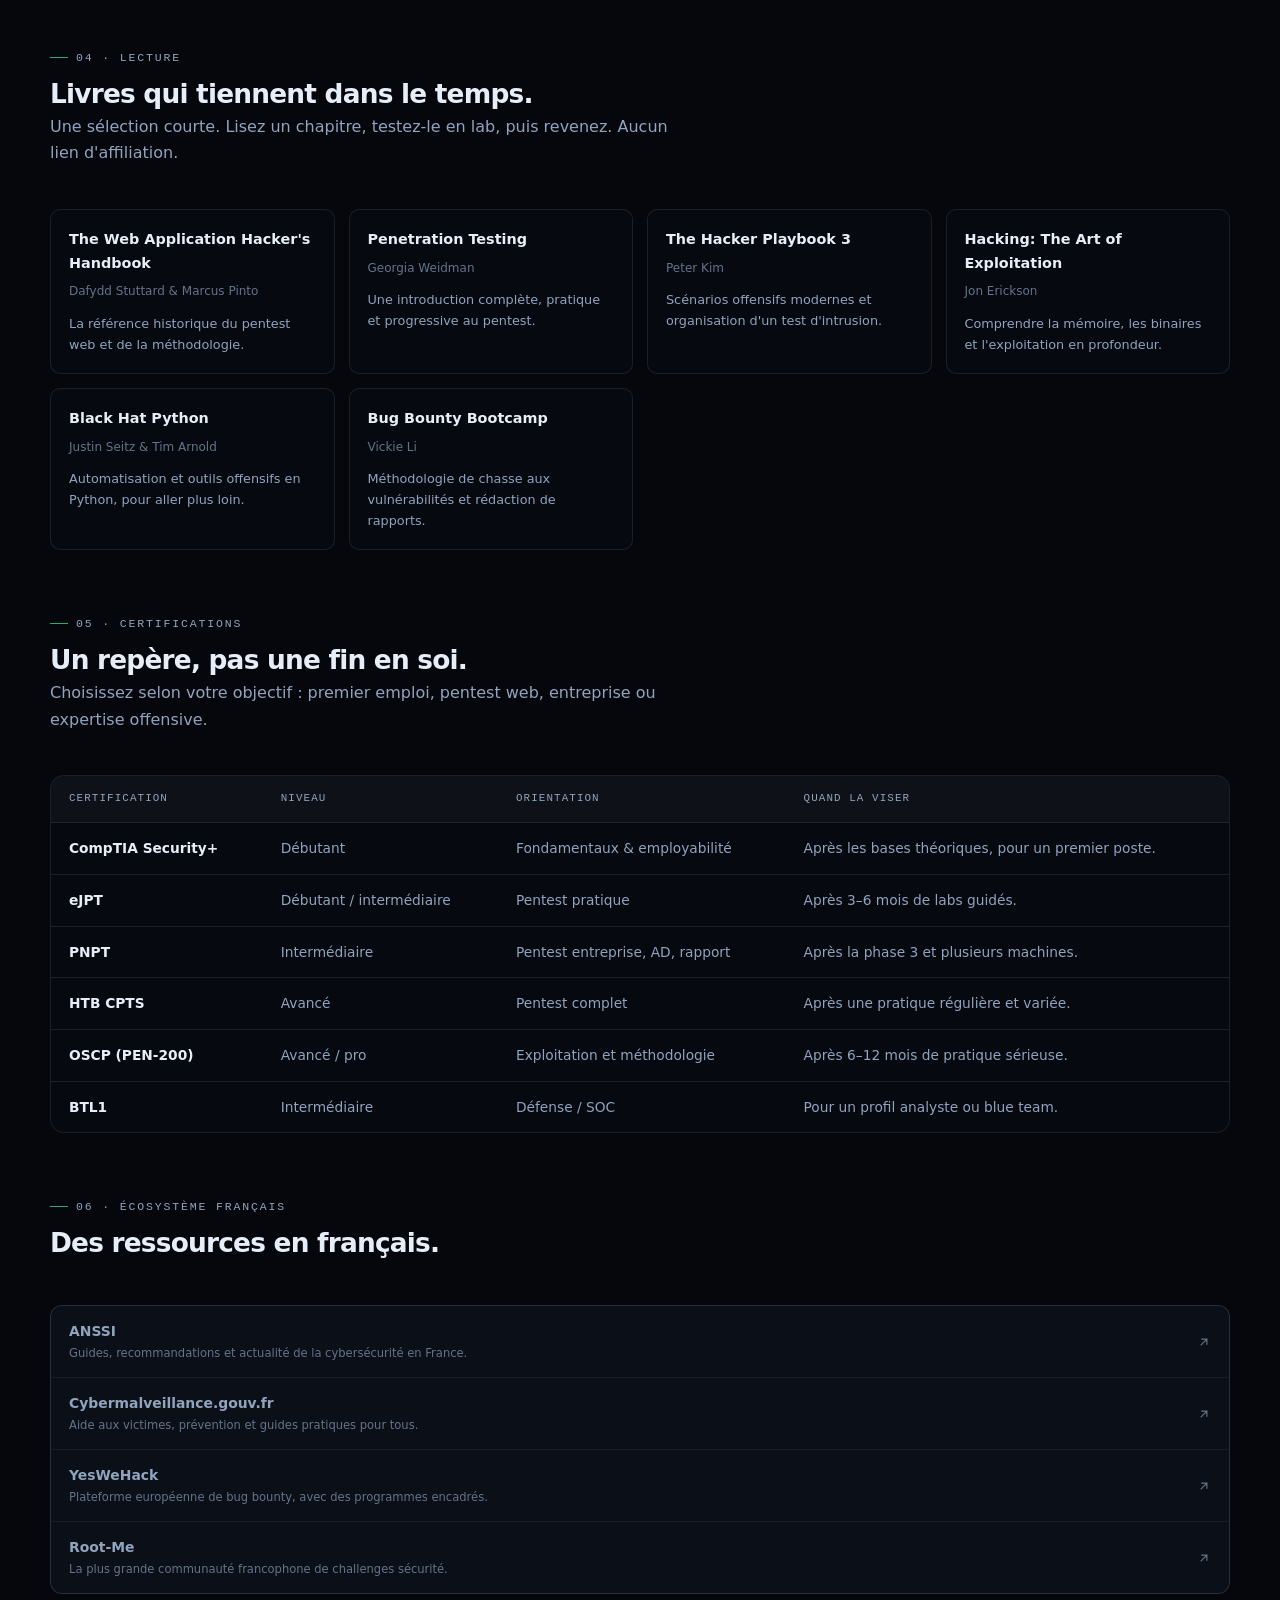
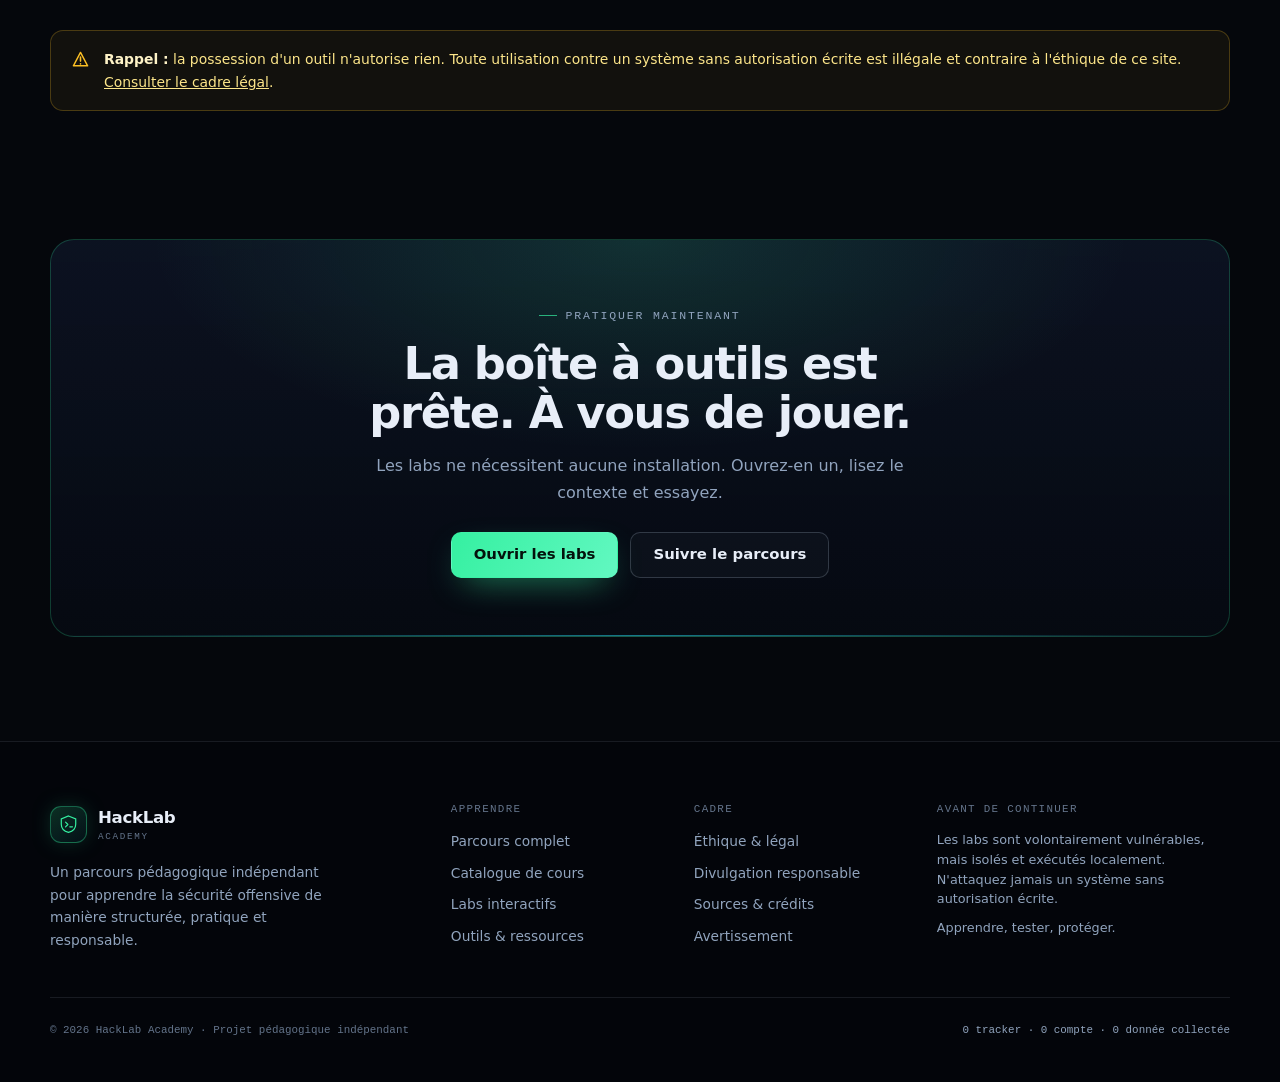
<file: ressources.html>
<!DOCTYPE html>
<html lang="fr">
<head>
  <meta charset="UTF-8">
  <meta name="viewport" content="width=device-width, initial-scale=1.0">
  <title>Outils &amp; ressources — HackLab Academy</title>
  <meta name="description" content="Boîte à outils du pentester : Nmap, Burp Suite, Wireshark, ffuf, Hashcat, Metasploit, plateformes d'entraînement, livres et certifications.">
  <meta name="theme-color" content="#05070c">
  <meta http-equiv="Content-Security-Policy" content="default-src 'self' file: data:; script-src 'self' file: 'unsafe-inline'; style-src 'self' file: 'unsafe-inline' https://fonts.googleapis.com; font-src 'self' file: data: https://fonts.gstatic.com; img-src 'self' file: data:; connect-src 'self' file: https://fonts.googleapis.com https://fonts.gstatic.com; frame-src 'self' file:; object-src 'none'; base-uri 'none'; form-action 'self' file:">
  <meta name="referrer" content="strict-origin-when-cross-origin">
  <link rel="icon" href="assets/img/favicon.svg" type="image/svg+xml">
  <link rel="preconnect" href="https://fonts.googleapis.com">
  <link rel="preconnect" href="https://fonts.gstatic.com" crossorigin>
  <link href="https://fonts.googleapis.com/css2?family=Inter:wght@400;500;600;700&family=JetBrains+Mono:wght@400;500&family=Space+Grotesk:wght@500;600;700&display=swap" rel="stylesheet">
  <link rel="stylesheet" href="assets/css/style.css">
  <script>document.documentElement.classList.add('js');</script>
</head>
<body>
  <a class="skip-link" href="#contenu">Aller au contenu</a>

  <header class="site-header">
    <div class="container header-inner">
      <a class="logo" href="index.html" aria-label="HackLab Academy, accueil">
        <span class="logo-mark" aria-hidden="true">
          <svg viewBox="0 0 32 32" fill="none">
            <path d="M16 3 27 7.5v8c0 6.5-4.6 10.8-11 12.5C9.6 26.3 5 22 5 15.5v-8L16 3Z" stroke="currentColor" stroke-width="1.8"/>
            <path d="m11.5 12.5 3.5 3.5-3.5 3.5M18 19.5h4" stroke="currentColor" stroke-width="1.8" stroke-linecap="round" stroke-linejoin="round"/>
          </svg>
        </span>
        <span class="logo-text">HackLab <small>Academy</small></span>
      </a>
      <nav class="main-nav" id="main-nav" aria-label="Navigation principale">
        <a href="index.html">Accueil</a>
        <a href="parcours.html">Parcours</a>
        <a href="cours.html">Cours</a>
        <a href="labs.html">Labs</a>
        <a href="ressources.html" aria-current="page">Ressources</a>
        <a href="ethique.html">Éthique</a>
        <a class="btn btn--sm btn--primary nav-cta" href="parcours.html">Commencer</a>
      </nav>
      <button class="nav-toggle" type="button" aria-expanded="false" aria-controls="main-nav" aria-label="Ouvrir le menu">
        <span></span><span></span><span></span>
      </button>
    </div>
  </header>

  <main id="contenu">
    <section class="page-hero">
      <div class="container">
        <p class="kicker">Boîte à outils · Plateformes · Livres</p>
        <h1>Tout ce qu'il faut,<br><span class="text-gradient">rien de superflu.</span></h1>
        <p class="lead">Les outils utilisés en lab, les plateformes pour pratiquer, les chaînes à suivre et les livres qui structurent durablement. Une sélection courte, avec les liens officiels.</p>
        <div class="notice notice--info mt-2">
          <svg viewBox="0 0 24 24" fill="none" aria-hidden="true"><circle cx="12" cy="12" r="9" stroke="currentColor" stroke-width="1.8"/><path d="M12 8v5M12 16.2v.1" stroke="currentColor" stroke-width="2" stroke-linecap="round"/></svg>
          <p><strong>Un outil ne remplace pas une méthode.</strong> Apprenez d'abord ce que fait chaque outil et dans quel cadre l'utiliser. Les liens pointent vers les sites officiels ou les dépôts des projets.</p>
        </div>
      </div>
    </section>

    <section class="section section--tight">
      <div class="container">
        <div class="resource-block">
          <div class="section-head">
            <div>
              <p class="kicker">01 · Outils</p>
              <h2>La panoplie du pentester.</h2>
              <p>À installer dans une VM dédiée. Chaque outil doit être utilisé uniquement dans un périmètre autorisé.</p>
            </div>
          </div>

          <div class="resource-grid">
            <article class="tool-card card">
              <span class="tool-cat">Réseau · Découverte</span>
              <h3>Nmap</h3>
              <p>Découverte d'hôtes, scan de ports, détection de services et scripts NSE. La base de la reconnaissance réseau.</p>
              <a href="https://nmap.org/" target="_blank" rel="noopener noreferrer">Site officiel</a>
            </article>
            <article class="tool-card card">
              <span class="tool-cat">Web · Proxy</span>
              <h3>Burp Suite</h3>
              <p>Interception, modification et rejeu de requêtes HTTP. La version Community suffit pour débuter les labs.</p>
              <a href="https://portswigger.net/burp" target="_blank" rel="noopener noreferrer">Site officiel</a>
            </article>
            <article class="tool-card card">
              <span class="tool-cat">Réseau · Analyse</span>
              <h3>Wireshark</h3>
              <p>Analyse de paquets pour comprendre TCP, DNS, HTTP et TLS. Indispensable pour relier théorie et trafic réel.</p>
              <a href="https://www.wireshark.org/" target="_blank" rel="noopener noreferrer">Site officiel</a>
            </article>
            <article class="tool-card card">
              <span class="tool-cat">Web · Énumération</span>
              <h3>ffuf</h3>
              <p>Fuzzing rapide de répertoires, paramètres et vhosts. À combiner avec une wordlist adaptée et un débit raisonnable.</p>
              <a href="https://github.com/ffuf/ffuf" target="_blank" rel="noopener noreferrer">Dépôt GitHub</a>
            </article>
            <article class="tool-card card">
              <span class="tool-cat">Web · Énumération</span>
              <h3>Gobuster</h3>
              <p>Alternative simple pour énumérer répertoires, DNS et vhosts. Utile pour comparer les approches.</p>
              <a href="https://github.com/OJ/gobuster" target="_blank" rel="noopener noreferrer">Dépôt GitHub</a>
            </article>
            <article class="tool-card card">
              <span class="tool-cat">Web · Injection</span>
              <h3>sqlmap</h3>
              <p>Détection et exploitation assistée d'injections SQL. À réserver aux labs et aux audits autorisés.</p>
              <a href="https://sqlmap.org/" target="_blank" rel="noopener noreferrer">Site officiel</a>
            </article>
            <article class="tool-card card">
              <span class="tool-cat">Authentification</span>
              <h3>Hydra</h3>
              <p>Tests de robustesse d'authentification par dictionnaire. Comprendre les limites et les défenses associées.</p>
              <a href="https://github.com/vanhauser-thc/thc-hydra" target="_blank" rel="noopener noreferrer">Dépôt GitHub</a>
            </article>
            <article class="tool-card card">
              <span class="tool-cat">Mots de passe</span>
              <h3>Hashcat</h3>
              <p>Récupération de mots de passe à partir de hashes, avec GPU. Le coût d'un hash devient concret.</p>
              <a href="https://hashcat.net/hashcat/" target="_blank" rel="noopener noreferrer">Site officiel</a>
            </article>
            <article class="tool-card card">
              <span class="tool-cat">Mots de passe</span>
              <h3>John the Ripper</h3>
              <p>Cassage de hashes et audit de mots de passe. Un classique pour les labs système.</p>
              <a href="https://www.openwall.com/john/" target="_blank" rel="noopener noreferrer">Site officiel</a>
            </article>
            <article class="tool-card card">
              <span class="tool-cat">Exploitation</span>
              <h3>Metasploit</h3>
              <p>Framework de modules et de payloads pour les labs. Comprendre ce qui se passe derrière chaque module.</p>
              <a href="https://www.metasploit.com/" target="_blank" rel="noopener noreferrer">Site officiel</a>
            </article>
            <article class="tool-card card">
              <span class="tool-cat">Réseau · Transfert</span>
              <h3>Ncat</h3>
              <p>Connexions TCP/UDP, transferts et écoute réseau. Un couteau suisse pédagogique pour comprendre les sockets.</p>
              <a href="https://nmap.org/ncat/" target="_blank" rel="noopener noreferrer">Documentation</a>
            </article>
            <article class="tool-card card">
              <span class="tool-cat">Active Directory</span>
              <h3>BloodHound</h3>
              <p>Cartographie des relations et chemins d'attaque dans Active Directory. À utiliser sur un lab isolé.</p>
              <a href="https://bloodhound.readthedocs.io/" target="_blank" rel="noopener noreferrer">Documentation</a>
            </article>
            <article class="tool-card card">
              <span class="tool-cat">Reverse · Analyse</span>
              <h3>Ghidra</h3>
              <p>Désassembleur et décompilateur open source de la NSA. Pour comprendre un binaire avant d'aller plus loin.</p>
              <a href="https://ghidra-sre.org/" target="_blank" rel="noopener noreferrer">Site officiel</a>
            </article>
            <article class="tool-card card">
              <span class="tool-cat">OSINT</span>
              <h3>Amass</h3>
              <p>Cartographie de surface d'attaque et découverte de sous-domaines. À limiter aux cibles autorisées.</p>
              <a href="https://owasp.org/www-project-amass/" target="_blank" rel="noopener noreferrer">Projet OWASP</a>
            </article>
            <article class="tool-card card">
              <span class="tool-cat">Web · Audit</span>
              <h3>Nikto</h3>
              <p>Scan de serveurs web et détection de configurations courantes. Un point de départ, jamais une conclusion.</p>
              <a href="https://github.com/sullo/nikto" target="_blank" rel="noopener noreferrer">Dépôt GitHub</a>
            </article>
            <article class="tool-card card">
              <span class="tool-cat">Encodage · Analyse</span>
              <h3>CyberChef</h3>
              <p>Enchaînez décodages, transformations et analyses dans le navigateur. Parfait pour les challenges de crypto et forensic.</p>
              <a href="https://gchq.github.io/CyberChef/" target="_blank" rel="noopener noreferrer">Ouvrir CyberChef</a>
            </article>
          </div>
        </div>

        <div class="resource-block">
          <div class="section-head">
            <div>
              <p class="kicker">02 · Pratique</p>
              <h2>Plateformes d'entraînement.</h2>
              <p>Un compte, un objectif, des labs. Commencez par une plateforme guidée puis diversifiez.</p>
            </div>
          </div>

          <div class="link-list">
            <a href="https://tryhackme.com/" target="_blank" rel="noopener noreferrer">
              <span><strong>TryHackMe</strong><small>Salles guidées, parcours métier et labs accessibles aux débutants.</small></span>
              <svg viewBox="0 0 24 24" fill="none" aria-hidden="true"><path d="M7 17 17 7M8 7h9v9" stroke="currentColor" stroke-width="2" stroke-linecap="round" stroke-linejoin="round"/></svg>
            </a>
            <a href="https://www.hackthebox.com/" target="_blank" rel="noopener noreferrer">
              <span><strong>Hack The Box</strong><small>Machines, Starting Point, Academy et environnements Pro Labs.</small></span>
              <svg viewBox="0 0 24 24" fill="none" aria-hidden="true"><path d="M7 17 17 7M8 7h9v9" stroke="currentColor" stroke-width="2" stroke-linecap="round" stroke-linejoin="round"/></svg>
            </a>
            <a href="https://portswigger.net/web-security" target="_blank" rel="noopener noreferrer">
              <span><strong>PortSwigger Web Security Academy</strong><small>La meilleure progression gratuite en sécurité web, avec des centaines de labs.</small></span>
              <svg viewBox="0 0 24 24" fill="none" aria-hidden="true"><path d="M7 17 17 7M8 7h9v9" stroke="currentColor" stroke-width="2" stroke-linecap="round" stroke-linejoin="round"/></svg>
            </a>
            <a href="https://www.root-me.org/" target="_blank" rel="noopener noreferrer">
              <span><strong>Root-Me</strong><small>Challenges francophones classés par difficulté, avec classement et validation.</small></span>
              <svg viewBox="0 0 24 24" fill="none" aria-hidden="true"><path d="M7 17 17 7M8 7h9v9" stroke="currentColor" stroke-width="2" stroke-linecap="round" stroke-linejoin="round"/></svg>
            </a>
            <a href="https://overthewire.org/wargames/" target="_blank" rel="noopener noreferrer">
              <span><strong>OverTheWire</strong><small>Wargames Linux et web : Bandit, Natas et d'autres parcours gratuits.</small></span>
              <svg viewBox="0 0 24 24" fill="none" aria-hidden="true"><path d="M7 17 17 7M8 7h9v9" stroke="currentColor" stroke-width="2" stroke-linecap="round" stroke-linejoin="round"/></svg>
            </a>
            <a href="https://picoctf.org/" target="_blank" rel="noopener noreferrer">
              <span><strong>picoCTF</strong><small>CTF pédagogique, parfait pour une première compétition.</small></span>
              <svg viewBox="0 0 24 24" fill="none" aria-hidden="true"><path d="M7 17 17 7M8 7h9v9" stroke="currentColor" stroke-width="2" stroke-linecap="round" stroke-linejoin="round"/></svg>
            </a>
            <a href="https://hackropole.fr/" target="_blank" rel="noopener noreferrer">
              <span><strong>Hackropole</strong><small>Archives des challenges du 404 CTF, en français, avec corrections.</small></span>
              <svg viewBox="0 0 24 24" fill="none" aria-hidden="true"><path d="M7 17 17 7M8 7h9v9" stroke="currentColor" stroke-width="2" stroke-linecap="round" stroke-linejoin="round"/></svg>
            </a>
            <a href="https://www.vulnhub.com/" target="_blank" rel="noopener noreferrer">
              <span><strong>VulnHub</strong><small>Machines virtuelles hors ligne pour s'entraîner chez soi.</small></span>
              <svg viewBox="0 0 24 24" fill="none" aria-hidden="true"><path d="M7 17 17 7M8 7h9v9" stroke="currentColor" stroke-width="2" stroke-linecap="round" stroke-linejoin="round"/></svg>
            </a>
            <a href="https://owasp.org/www-project-juice-shop/" target="_blank" rel="noopener noreferrer">
              <span><strong>OWASP Juice Shop</strong><small>Application web vulnérable moderne, à héberger en local.</small></span>
              <svg viewBox="0 0 24 24" fill="none" aria-hidden="true"><path d="M7 17 17 7M8 7h9v9" stroke="currentColor" stroke-width="2" stroke-linecap="round" stroke-linejoin="round"/></svg>
            </a>
            <a href="https://blueteamlabs.online/" target="_blank" rel="noopener noreferrer">
              <span><strong>Blue Team Labs Online</strong><small>Le versant défensif : investigation, forensics et réponse à incident.</small></span>
              <svg viewBox="0 0 24 24" fill="none" aria-hidden="true"><path d="M7 17 17 7M8 7h9v9" stroke="currentColor" stroke-width="2" stroke-linecap="round" stroke-linejoin="round"/></svg>
            </a>
          </div>
        </div>

        <div class="resource-block">
          <div class="section-head">
            <div>
              <p class="kicker">03 · Veille</p>
              <h2>Chaînes YouTube à suivre.</h2>
              <p>Pour observer une démarche complète, pas seulement une commande. Prenez des notes pendant le visionnage.</p>
            </div>
          </div>
          <div class="link-list">
            <a href="https://www.youtube.com/@ippsec" target="_blank" rel="noopener noreferrer"><span><strong>IppSec</strong><small>Résolutions Hack The Box détaillées, du scan au privesc.</small></span><svg viewBox="0 0 24 24" fill="none" aria-hidden="true"><path d="M7 17 17 7M8 7h9v9" stroke="currentColor" stroke-width="2" stroke-linecap="round" stroke-linejoin="round"/></svg></a>
            <a href="https://www.youtube.com/@_JohnHammond" target="_blank" rel="noopener noreferrer"><span><strong>John Hammond</strong><small>CTF, OSINT, analyse de malware et pédagogie accessible.</small></span><svg viewBox="0 0 24 24" fill="none" aria-hidden="true"><path d="M7 17 17 7M8 7h9v9" stroke="currentColor" stroke-width="2" stroke-linecap="round" stroke-linejoin="round"/></svg></a>
            <a href="https://www.youtube.com/@LiveOverflow" target="_blank" rel="noopener noreferrer"><span><strong>LiveOverflow</strong><small>Recherche de vulnérabilités et exploitation binaire, en profondeur.</small></span><svg viewBox="0 0 24 24" fill="none" aria-hidden="true"><path d="M7 17 17 7M8 7h9v9" stroke="currentColor" stroke-width="2" stroke-linecap="round" stroke-linejoin="round"/></svg></a>
            <a href="https://www.youtube.com/@NetworkChuck" target="_blank" rel="noopener noreferrer"><span><strong>NetworkChuck</strong><small>Réseau, Linux et premiers pas, avec beaucoup d'énergie.</small></span><svg viewBox="0 0 24 24" fill="none" aria-hidden="true"><path d="M7 17 17 7M8 7h9v9" stroke="currentColor" stroke-width="2" stroke-linecap="round" stroke-linejoin="round"/></svg></a>
            <a href="https://www.youtube.com/@TCMSecurityAcademy" target="_blank" rel="noopener noreferrer"><span><strong>The Cyber Mentor</strong><small>Pentest, Active Directory et conseils de carrière sans détour.</small></span><svg viewBox="0 0 24 24" fill="none" aria-hidden="true"><path d="M7 17 17 7M8 7h9v9" stroke="currentColor" stroke-width="2" stroke-linecap="round" stroke-linejoin="round"/></svg></a>
          </div>
        </div>

        <div class="resource-block">
          <div class="section-head">
            <div>
              <p class="kicker">04 · Lecture</p>
              <h2>Livres qui tiennent dans le temps.</h2>
              <p>Une sélection courte. Lisez un chapitre, testez-le en lab, puis revenez. Aucun lien d'affiliation.</p>
            </div>
          </div>
          <div class="book-grid">
            <div class="book"><strong>The Web Application Hacker's Handbook</strong><span>Dafydd Stuttard &amp; Marcus Pinto</span><p>La référence historique du pentest web et de la méthodologie.</p></div>
            <div class="book"><strong>Penetration Testing</strong><span>Georgia Weidman</span><p>Une introduction complète, pratique et progressive au pentest.</p></div>
            <div class="book"><strong>The Hacker Playbook 3</strong><span>Peter Kim</span><p>Scénarios offensifs modernes et organisation d'un test d'intrusion.</p></div>
            <div class="book"><strong>Hacking: The Art of Exploitation</strong><span>Jon Erickson</span><p>Comprendre la mémoire, les binaires et l'exploitation en profondeur.</p></div>
            <div class="book"><strong>Black Hat Python</strong><span>Justin Seitz &amp; Tim Arnold</span><p>Automatisation et outils offensifs en Python, pour aller plus loin.</p></div>
            <div class="book"><strong>Bug Bounty Bootcamp</strong><span>Vickie Li</span><p>Méthodologie de chasse aux vulnérabilités et rédaction de rapports.</p></div>
          </div>
        </div>

        <div class="resource-block">
          <div class="section-head">
            <div>
              <p class="kicker">05 · Certifications</p>
              <h2>Un repère, pas une fin en soi.</h2>
              <p>Choisissez selon votre objectif : premier emploi, pentest web, entreprise ou expertise offensive.</p>
            </div>
          </div>
          <div class="table-wrap">
            <table class="data-table">
              <thead>
                <tr>
                  <th scope="col">Certification</th>
                  <th scope="col">Niveau</th>
                  <th scope="col">Orientation</th>
                  <th scope="col">Quand la viser</th>
                </tr>
              </thead>
              <tbody>
                <tr><td><strong>CompTIA Security+</strong></td><td>Débutant</td><td>Fondamentaux &amp; employabilité</td><td>Après les bases théoriques, pour un premier poste.</td></tr>
                <tr><td><strong>eJPT</strong></td><td>Débutant / intermédiaire</td><td>Pentest pratique</td><td>Après 3–6 mois de labs guidés.</td></tr>
                <tr><td><strong>PNPT</strong></td><td>Intermédiaire</td><td>Pentest entreprise, AD, rapport</td><td>Après la phase 3 et plusieurs machines.</td></tr>
                <tr><td><strong>HTB CPTS</strong></td><td>Avancé</td><td>Pentest complet</td><td>Après une pratique régulière et variée.</td></tr>
                <tr><td><strong>OSCP (PEN-200)</strong></td><td>Avancé / pro</td><td>Exploitation et méthodologie</td><td>Après 6–12 mois de pratique sérieuse.</td></tr>
                <tr><td><strong>BTL1</strong></td><td>Intermédiaire</td><td>Défense / SOC</td><td>Pour un profil analyste ou blue team.</td></tr>
              </tbody>
            </table>
          </div>
        </div>

        <div class="resource-block">
          <div class="section-head">
            <div>
              <p class="kicker">06 · Écosystème français</p>
              <h2>Des ressources en français.</h2>
            </div>
          </div>
          <div class="link-list">
            <a href="https://cyber.gouv.fr/" target="_blank" rel="noopener noreferrer"><span><strong>ANSSI</strong><small>Guides, recommandations et actualité de la cybersécurité en France.</small></span><svg viewBox="0 0 24 24" fill="none" aria-hidden="true"><path d="M7 17 17 7M8 7h9v9" stroke="currentColor" stroke-width="2" stroke-linecap="round" stroke-linejoin="round"/></svg></a>
            <a href="https://www.cybermalveillance.gouv.fr/" target="_blank" rel="noopener noreferrer"><span><strong>Cybermalveillance.gouv.fr</strong><small>Aide aux victimes, prévention et guides pratiques pour tous.</small></span><svg viewBox="0 0 24 24" fill="none" aria-hidden="true"><path d="M7 17 17 7M8 7h9v9" stroke="currentColor" stroke-width="2" stroke-linecap="round" stroke-linejoin="round"/></svg></a>
            <a href="https://www.yeswehack.com/" target="_blank" rel="noopener noreferrer"><span><strong>YesWeHack</strong><small>Plateforme européenne de bug bounty, avec des programmes encadrés.</small></span><svg viewBox="0 0 24 24" fill="none" aria-hidden="true"><path d="M7 17 17 7M8 7h9v9" stroke="currentColor" stroke-width="2" stroke-linecap="round" stroke-linejoin="round"/></svg></a>
            <a href="https://www.root-me.org/" target="_blank" rel="noopener noreferrer"><span><strong>Root-Me</strong><small>La plus grande communauté francophone de challenges sécurité.</small></span><svg viewBox="0 0 24 24" fill="none" aria-hidden="true"><path d="M7 17 17 7M8 7h9v9" stroke="currentColor" stroke-width="2" stroke-linecap="round" stroke-linejoin="round"/></svg></a>
          </div>
        </div>

        <div class="notice mt-3">
          <svg viewBox="0 0 24 24" fill="none" aria-hidden="true"><path d="M12 3 21 20H3L12 3Z" stroke="currentColor" stroke-width="1.8" stroke-linejoin="round"/><path d="M12 9v5M12 17.5v.1" stroke="currentColor" stroke-width="2" stroke-linecap="round"/></svg>
          <p><strong>Rappel :</strong> la possession d'un outil n'autorise rien. Toute utilisation contre un système sans autorisation écrite est illégale et contraire à l'éthique de ce site. <a href="ethique.html" style="color:inherit;text-decoration:underline">Consulter le cadre légal</a>.</p>
        </div>
      </div>
    </section>

    <section class="section section--tight">
      <div class="container">
        <div class="cta-panel reveal">
          <p class="kicker">Pratiquer maintenant</p>
          <h2>La boîte à outils est prête. À vous de jouer.</h2>
          <p>Les labs ne nécessitent aucune installation. Ouvrez-en un, lisez le contexte et essayez.</p>
          <div class="cta-actions">
            <a class="btn btn--primary" href="labs.html">Ouvrir les labs</a>
            <a class="btn btn--ghost" href="parcours.html">Suivre le parcours</a>
          </div>
        </div>
      </div>
    </section>
  </main>

  <footer class="site-footer">
    <div class="container">
      <div class="footer-grid">
        <div class="footer-brand">
          <a class="logo" href="index.html" aria-label="HackLab Academy, accueil">
            <span class="logo-mark" aria-hidden="true">
              <svg viewBox="0 0 32 32" fill="none">
                <path d="M16 3 27 7.5v8c0 6.5-4.6 10.8-11 12.5C9.6 26.3 5 22 5 15.5v-8L16 3Z" stroke="currentColor" stroke-width="1.8"/>
                <path d="m11.5 12.5 3.5 3.5-3.5 3.5M18 19.5h4" stroke="currentColor" stroke-width="1.8" stroke-linecap="round" stroke-linejoin="round"/>
              </svg>
            </span>
            <span class="logo-text">HackLab <small>Academy</small></span>
          </a>
          <p>Un parcours pédagogique indépendant pour apprendre la sécurité offensive de manière structurée, pratique et responsable.</p>
        </div>
        <div class="footer-col">
          <h3>Apprendre</h3>
          <a href="parcours.html">Parcours complet</a>
          <a href="cours.html">Catalogue de cours</a>
          <a href="labs.html">Labs interactifs</a>
          <a href="ressources.html">Outils &amp; ressources</a>
        </div>
        <div class="footer-col">
          <h3>Cadre</h3>
          <a href="ethique.html">Éthique &amp; légal</a>
          <a href="ethique.html#divulgation">Divulgation responsable</a>
          <a href="ethique.html#sources">Sources &amp; crédits</a>
          <a href="ethique.html#avertissement">Avertissement</a>
        </div>
        <div class="footer-col">
          <h3>Avant de continuer</h3>
          <p>Les labs sont volontairement vulnérables, mais isolés et exécutés localement. N'attaquez jamais un système sans autorisation écrite.</p>
          <p class="footer-warning">Apprendre, tester, protéger.</p>
        </div>
      </div>
      <div class="footer-bottom">
        <p>© <span data-year>2026</span> HackLab Academy · Projet pédagogique indépendant</p>
        <p><strong>0 tracker · 0 compte · 0 donnée collectée</strong></p>
      </div>
    </div>
  </footer>

  <script src="assets/js/main.js"></script>
</body>
</html>
</file>
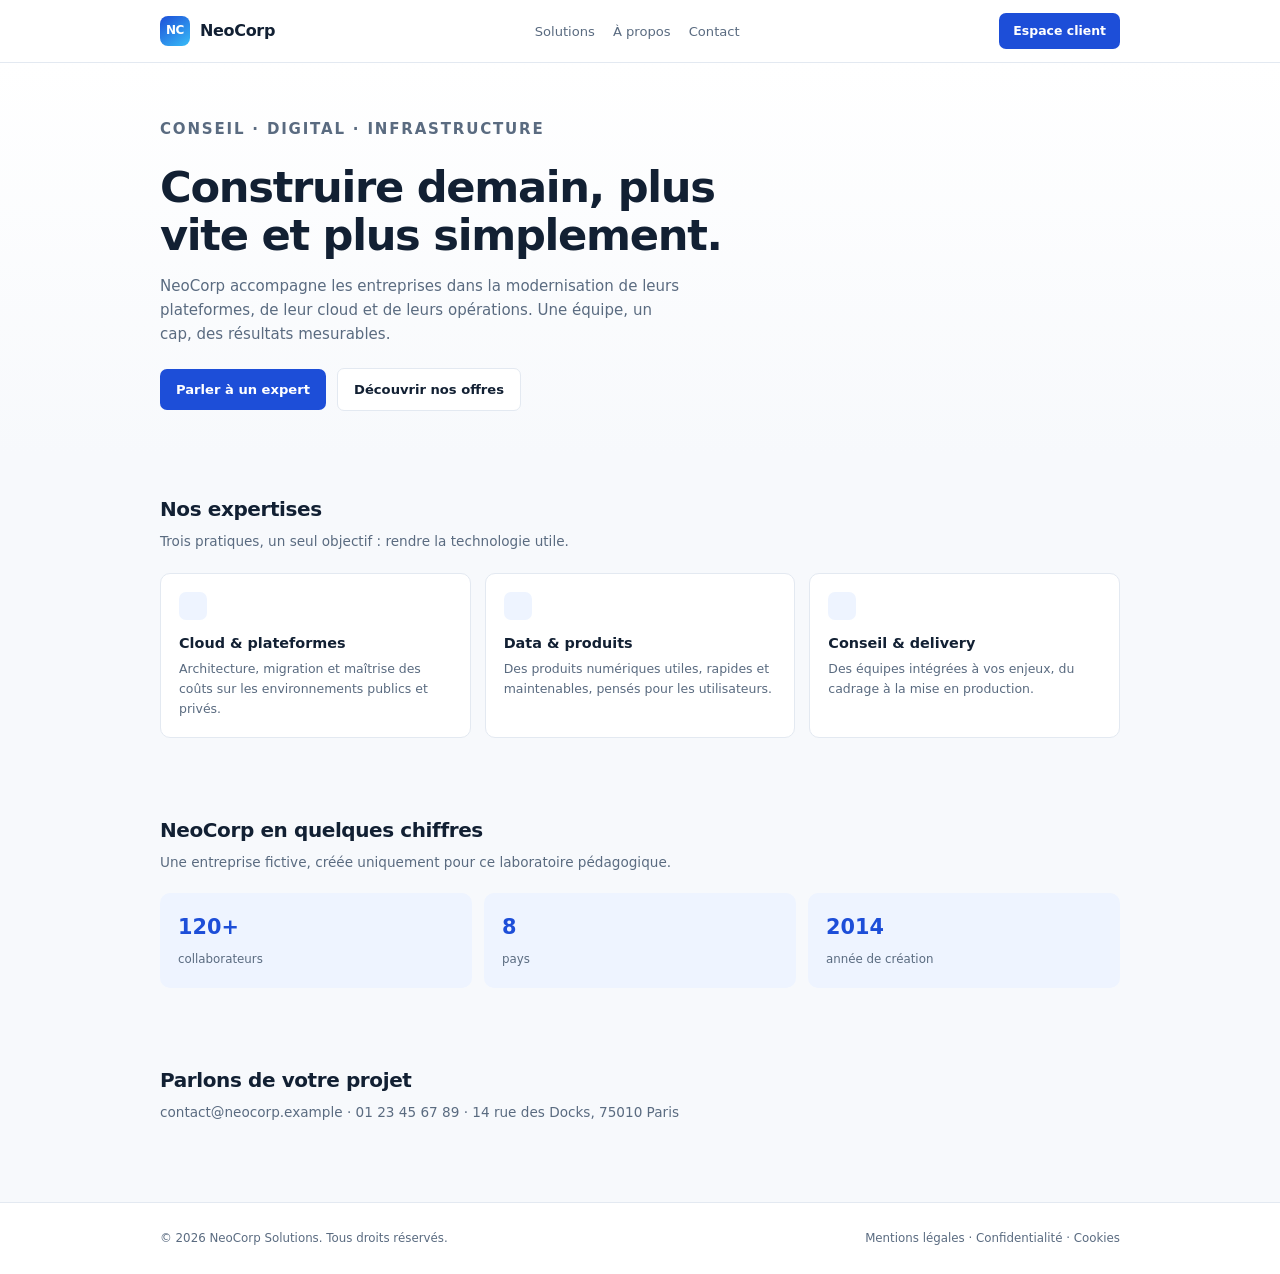
<file: labs/demo-corp.html>
<!DOCTYPE html>
<html lang="fr">
<head>
  <meta charset="UTF-8">
  <meta name="viewport" content="width=device-width, initial-scale=1.0">
  <title>NeoCorp Solutions — Construire demain, plus vite</title>
  <meta name="robots" content="noindex, nofollow">
  <style>
    :root {
      --ink: #122033;
      --muted: #5a6b80;
      --line: #e3e9f1;
      --brand: #1d4ed8;
      --brand-soft: #eef4ff;
      --bg: #f7f9fc;
    }
    * { box-sizing: border-box; }
    body {
      margin: 0;
      background: var(--bg);
      color: var(--ink);
      font-family: "Segoe UI", system-ui, -apple-system, sans-serif;
      line-height: 1.6;
    }
    a { color: inherit; text-decoration: none; }
    .wrap { width: min(960px, calc(100% - 40px)); margin: 0 auto; }
    header { background: #fff; border-bottom: 1px solid var(--line); }
    .nav { display: flex; align-items: center; justify-content: space-between; gap: 20px; height: 62px; }
    .brand { display: flex; align-items: center; gap: 10px; font-weight: 700; letter-spacing: -0.02em; }
    .mark {
      display: grid; place-items: center; width: 30px; height: 30px; border-radius: 8px;
      background: linear-gradient(145deg, #1d4ed8, #38bdf8); color: #fff; font-size: 12px;
    }
    .links { display: flex; gap: 18px; font-size: 0.82rem; color: var(--muted); }
    .links a:hover { color: var(--brand); }
    .cta {
      padding: 8px 14px; border-radius: 7px; background: var(--brand); color: #fff;
      font-size: 0.78rem; font-weight: 600;
    }
    .hero { padding: 54px 0 44px; background: linear-gradient(180deg, #fff, #f7f9fc); }
    .eyebrow { color: var(--brand); font-size: 0.7rem; font-weight: 700; letter-spacing: 0.12em; text-transform: uppercase; }
    h1 { max-width: 600px; margin: 10px 0 14px; font-size: clamp(1.8rem, 4vw, 2.7rem); line-height: 1.12; letter-spacing: -0.03em; }
    .hero p { max-width: 520px; margin: 0 0 22px; color: var(--muted); font-size: 0.94rem; }
    .btn {
      display: inline-block; padding: 10px 16px; border-radius: 7px; background: var(--brand);
      color: #fff; font-size: 0.82rem; font-weight: 600;
    }
    .btn.ghost { margin-left: 6px; background: #fff; color: var(--ink); border: 1px solid var(--line); }
    .section { padding: 38px 0; }
    .section h2 { margin: 0 0 6px; font-size: 1.25rem; letter-spacing: -0.02em; }
    .section > .wrap > p { margin: 0 0 20px; color: var(--muted); font-size: 0.85rem; }
    .cards { display: grid; grid-template-columns: repeat(3, 1fr); gap: 14px; }
    .card { padding: 18px; border: 1px solid var(--line); border-radius: 10px; background: #fff; }
    .card i { display: block; width: 28px; height: 28px; margin-bottom: 12px; border-radius: 7px; background: var(--brand-soft); }
    .card h3 { margin: 0 0 4px; font-size: 0.9rem; }
    .card p { margin: 0; color: var(--muted); font-size: 0.78rem; }
    .stats { display: grid; grid-template-columns: repeat(3, 1fr); gap: 12px; margin-top: 8px; }
    .stat { padding: 18px; border-radius: 10px; background: var(--brand-soft); }
    .stat strong { display: block; font-size: 1.3rem; color: var(--brand); }
    .stat span { color: var(--muted); font-size: 0.74rem; }
    footer { margin-top: 20px; padding: 26px 0; border-top: 1px solid var(--line); background: #fff; color: var(--muted); font-size: 0.74rem; }
    .foot { display: flex; justify-content: space-between; gap: 16px; flex-wrap: wrap; }
    @media (max-width: 640px) {
      .links { display: none; }
      .cards, .stats { grid-template-columns: 1fr; }
      .hero { padding: 34px 0; }
    }
  </style>
</head>
<body>
  <header>
    <div class="wrap nav">
      <div class="brand"><span class="mark">NC</span> NeoCorp</div>
      <nav class="links" aria-label="Navigation NeoCorp">
        <a href="#services">Solutions</a>
        <a href="#chiffres">À propos</a>
        <a href="#contact">Contact</a>
      </nav>
      <a class="cta" href="#contact">Espace client</a>
    </div>
  </header>

  <main>
    <section class="hero">
      <div class="wrap">
        <p class="eyebrow">Conseil · Digital · Infrastructure</p>
        <h1>Construire demain, plus vite et plus simplement.</h1>
        <p>NeoCorp accompagne les entreprises dans la modernisation de leurs plateformes, de leur cloud et de leurs opérations. Une équipe, un cap, des résultats mesurables.</p>
        <a class="btn" href="#contact">Parler à un expert</a>
        <a class="btn ghost" href="#services">Découvrir nos offres</a>
      </div>
    </section>

    <section class="section" id="services">
      <div class="wrap">
        <h2>Nos expertises</h2>
        <p>Trois pratiques, un seul objectif : rendre la technologie utile.</p>
        <div class="cards">
          <article class="card">
            <i aria-hidden="true"></i>
            <h3>Cloud &amp; plateformes</h3>
            <p>Architecture, migration et maîtrise des coûts sur les environnements publics et privés.</p>
          </article>
          <article class="card">
            <i aria-hidden="true"></i>
            <h3>Data &amp; produits</h3>
            <p>Des produits numériques utiles, rapides et maintenables, pensés pour les utilisateurs.</p>
          </article>
          <article class="card">
            <i aria-hidden="true"></i>
            <h3>Conseil &amp; delivery</h3>
            <p>Des équipes intégrées à vos enjeux, du cadrage à la mise en production.</p>
          </article>
        </div>
      </div>
    </section>

    <section class="section" id="chiffres">
      <div class="wrap">
        <h2>NeoCorp en quelques chiffres</h2>
        <p>Une entreprise fictive, créée uniquement pour ce laboratoire pédagogique.</p>
        <div class="stats">
          <div class="stat"><strong>120+</strong><span>collaborateurs</span></div>
          <div class="stat"><strong>8</strong><span>pays</span></div>
          <div class="stat"><strong>2014</strong><span>année de création</span></div>
        </div>
      </div>
    </section>

    <section class="section" id="contact">
      <div class="wrap">
        <h2>Parlons de votre projet</h2>
        <p>contact@neocorp.example · 01 23 45 67 89 · 14 rue des Docks, 75010 Paris</p>
      </div>
    </section>
  </main>

  <footer>
    <div class="wrap foot">
      <span>© 2026 NeoCorp Solutions. Tous droits réservés.</span>
      <span>Mentions légales · Confidentialité · Cookies</span>
    </div>
  </footer>

  <!-- ============================================================
       DEV-NOTE (2026-09-14) — à supprimer avant mise en production
       Accès de démonstration de l'espace client :
         identifiant : demo-admin
         secret      : HACKLAB{source_code_never_lies}
       Ticket interne : NEO-4471 — ne pas partager avec le client.
       ============================================================ -->

  <script>
    // TODO(dev): retirer la configuration de préproduction avant le go-live.
    window.__NEOCORP__ = {
      environment: "candidate",
      build: "2026.09.14-rc1",
      supportEmail: "support@neocorp.example"
    };
  </script>
</body>
</html>
</file>
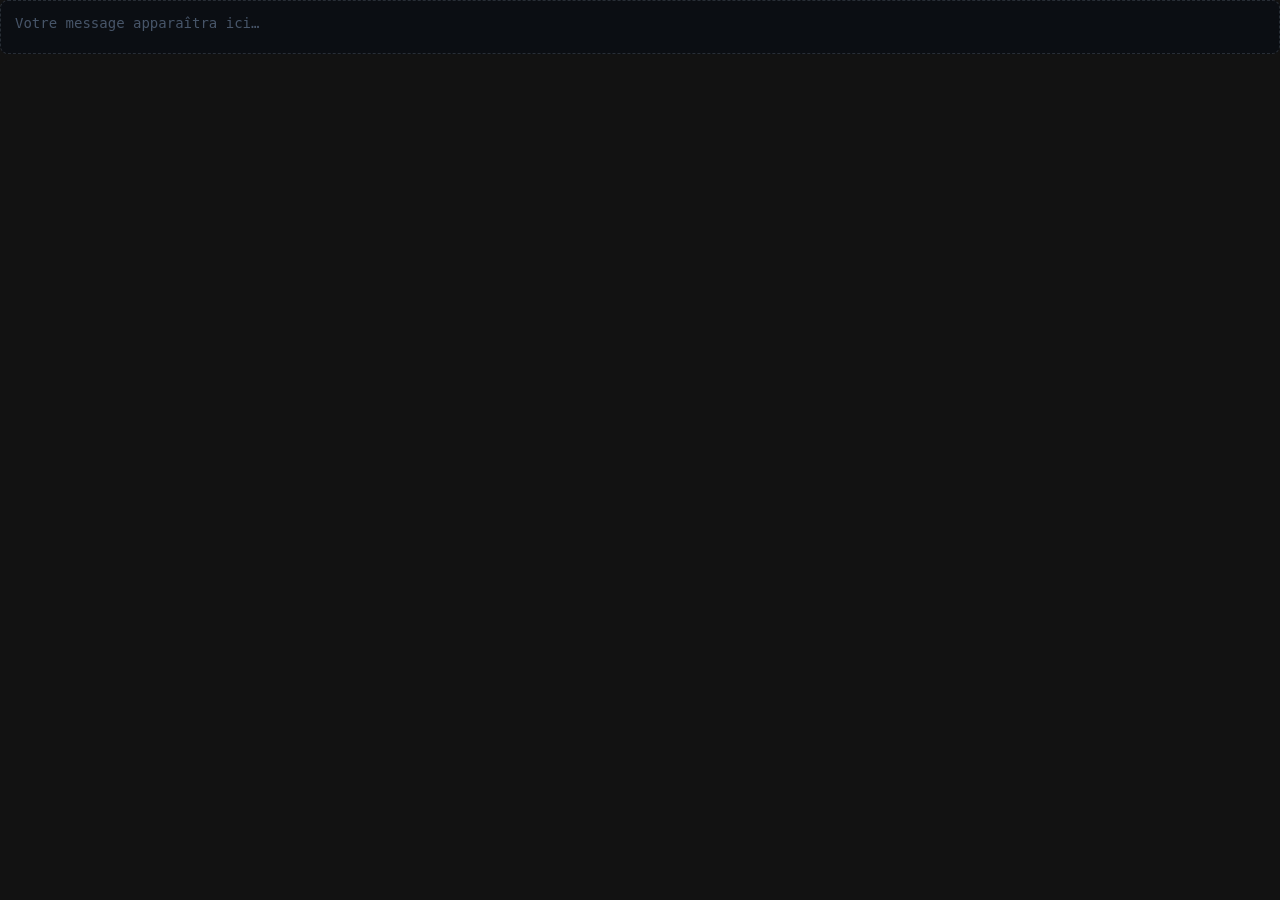
<file: labs/demo-guestbook.html>
<!DOCTYPE html>
<html lang="fr">
<head>
  <meta charset="UTF-8">
  <meta name="viewport" content="width=device-width, initial-scale=1.0">
  <title>Aperçu isolé — livre d'or NeoCorp</title>
  <meta name="robots" content="noindex, nofollow">
  <style>
    :root { color-scheme: dark; }
    * { box-sizing: border-box; }
    html, body { margin: 0; background: transparent; }
    body {
      padding: 0;
      color: #cbd5e1;
      font-family: ui-monospace, "Cascadia Code", "Segoe UI Mono", monospace;
      font-size: 14px;
      line-height: 1.55;
    }
    .echo {
      min-height: 54px;
      padding: 12px 14px;
      border: 1px dashed rgba(148, 163, 184, 0.22);
      border-radius: 8px;
      background: rgba(8, 12, 21, 0.6);
      overflow-wrap: anywhere;
    }
    .echo:empty::before {
      content: "Votre message apparaîtra ici…";
      color: #475569;
    }
    .echo img { max-width: 100%; height: auto; }
  </style>
</head>
<body>
  <div class="echo" id="echo"></div>

  <script>
    (function () {
      var echo = document.getElementById("echo");
      var lastToken = -1;

      function notifyExecution() {
        parent.postMessage({ type: "hla-xss-executed" }, "*");
      }

      window.alert = function () { notifyExecution(); };
      window.prompt = function () { notifyExecution(); return null; };
      window.confirm = function () { notifyExecution(); return false; };

      window.addEventListener("message", function (event) {
        if (event.source !== parent) return;
        var data = event.data;
        if (!data || data.type !== "hla-render") return;
        if (data.token === lastToken) return;
        lastToken = data.token;
        echo.innerHTML = String(data.payload || "");
      });
    })();
  </script>
</body>
</html>
</file>
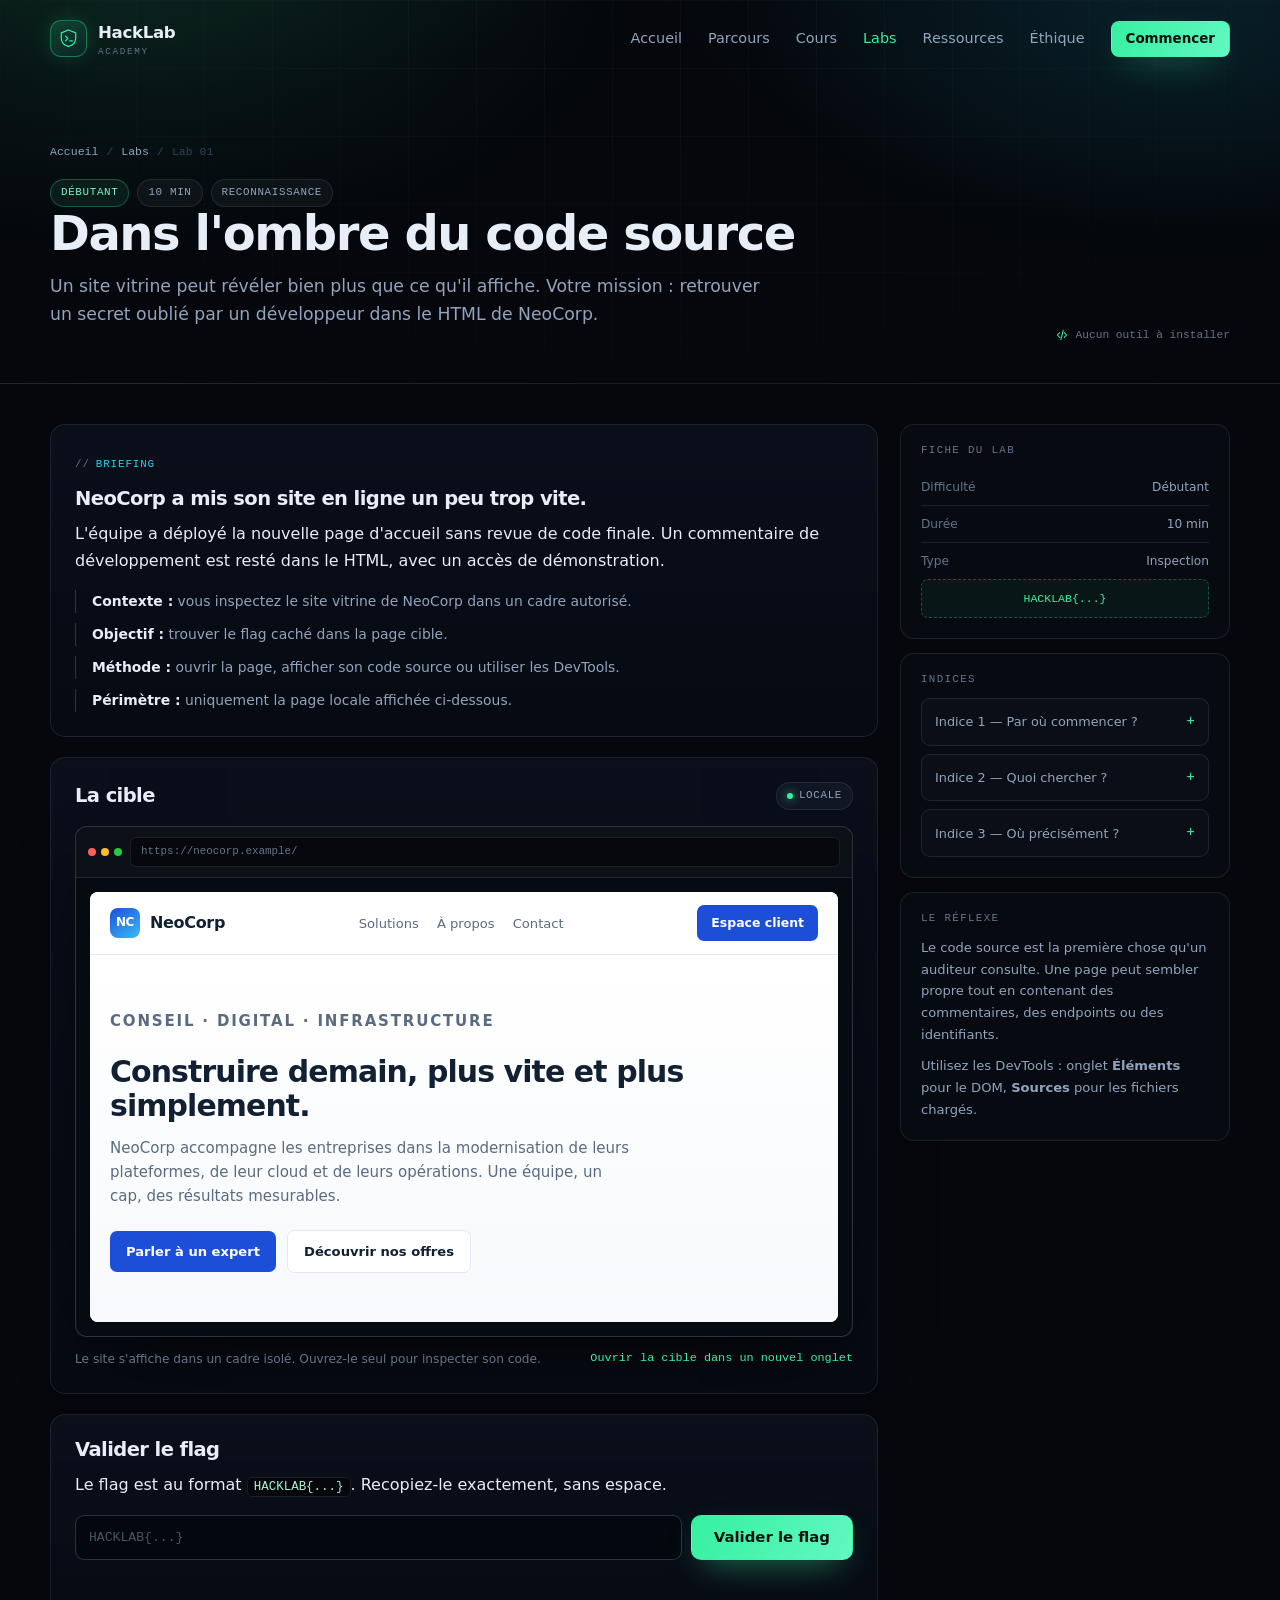
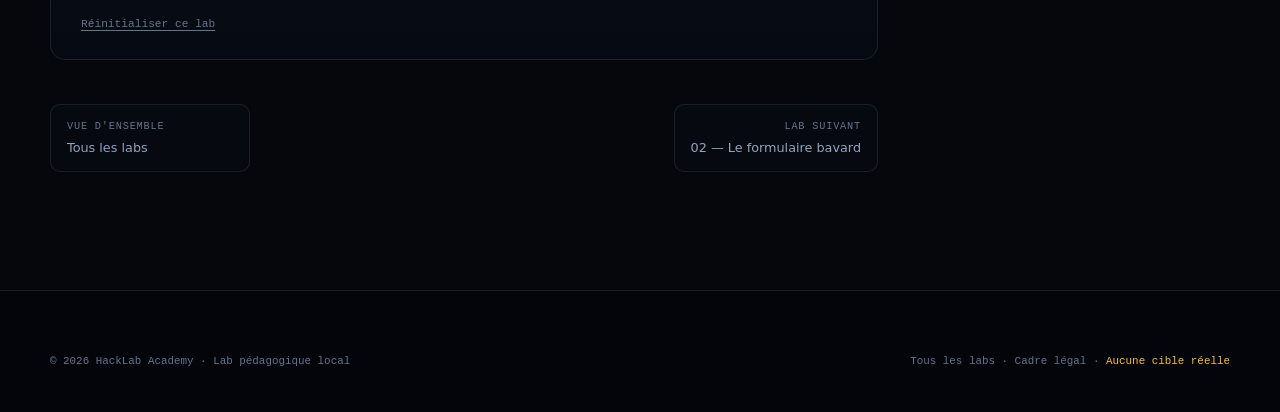
<file: labs/lab1-source.html>
<!DOCTYPE html>
<html lang="fr">
<head>
  <meta charset="UTF-8">
  <meta name="viewport" content="width=device-width, initial-scale=1.0">
  <title>Lab 01 — Dans l'ombre du code source | HackLab Academy</title>
  <meta name="description" content="Lab débutant : trouvez un secret oublié dans le code source HTML d'un site vitrine et comprenez les risques des commentaires de développement.">
  <meta name="theme-color" content="#05070c">
  <meta http-equiv="Content-Security-Policy" content="default-src 'self' file: data:; script-src 'self' file: 'unsafe-inline'; style-src 'self' file: 'unsafe-inline' https://fonts.googleapis.com; font-src 'self' file: data: https://fonts.gstatic.com; img-src 'self' file: data:; connect-src 'self' file: https://fonts.googleapis.com https://fonts.gstatic.com; frame-src 'self' file:; object-src 'none'; base-uri 'none'; form-action 'self' file:">
  <meta name="referrer" content="strict-origin-when-cross-origin">
  <link rel="icon" href="../assets/img/favicon.svg" type="image/svg+xml">
  <link rel="preconnect" href="https://fonts.googleapis.com">
  <link rel="preconnect" href="https://fonts.gstatic.com" crossorigin>
  <link href="https://fonts.googleapis.com/css2?family=Inter:wght@400;500;600;700&family=JetBrains+Mono:wght@400;500&family=Space+Grotesk:wght@500;600;700&display=swap" rel="stylesheet">
  <link rel="stylesheet" href="../assets/css/style.css">
  <link rel="stylesheet" href="../assets/css/labs.css">
  <script>document.documentElement.classList.add('js');</script>
</head>
<body>
  <a class="skip-link" href="#contenu">Aller au contenu</a>

  <header class="site-header">
    <div class="container header-inner">
      <a class="logo" href="../index.html" aria-label="HackLab Academy, accueil">
        <span class="logo-mark" aria-hidden="true">
          <svg viewBox="0 0 32 32" fill="none">
            <path d="M16 3 27 7.5v8c0 6.5-4.6 10.8-11 12.5C9.6 26.3 5 22 5 15.5v-8L16 3Z" stroke="currentColor" stroke-width="1.8"/>
            <path d="m11.5 12.5 3.5 3.5-3.5 3.5M18 19.5h4" stroke="currentColor" stroke-width="1.8" stroke-linecap="round" stroke-linejoin="round"/>
          </svg>
        </span>
        <span class="logo-text">HackLab <small>Academy</small></span>
      </a>
      <nav class="main-nav" id="main-nav" aria-label="Navigation principale">
        <a href="../index.html">Accueil</a>
        <a href="../parcours.html">Parcours</a>
        <a href="../cours.html">Cours</a>
        <a href="../labs.html" aria-current="page">Labs</a>
        <a href="../ressources.html">Ressources</a>
        <a href="../ethique.html">Éthique</a>
        <a class="btn btn--sm btn--primary nav-cta" href="../parcours.html">Commencer</a>
      </nav>
      <button class="nav-toggle" type="button" aria-expanded="false" aria-controls="main-nav" aria-label="Ouvrir le menu">
        <span></span><span></span><span></span>
      </button>
    </div>
  </header>

  <main id="contenu">
    <section class="lab-hero">
      <div class="container">
        <nav class="breadcrumb" aria-label="Fil d'Ariane">
          <a href="../index.html">Accueil</a><span>/</span><a href="../labs.html">Labs</a><span>/</span><span>Lab 01</span>
        </nav>
        <div class="lab-title-row">
          <div>
            <div class="lab-meta">
              <span class="badge badge--beginner">Débutant</span>
              <span class="badge">10 min</span>
              <span class="badge">Reconnaissance</span>
            </div>
            <h1>Dans l'ombre du code source</h1>
            <p class="lead">Un site vitrine peut révéler bien plus que ce qu'il affiche. Votre mission : retrouver un secret oublié par un développeur dans le HTML de NeoCorp.</p>
          </div>
          <span class="lab-hero__hint">
            <svg viewBox="0 0 24 24" fill="none" aria-hidden="true"><path d="m8 8-4 4 4 4M16 8l4 4-4 4M14 4l-4 16" stroke="currentColor" stroke-width="1.8" stroke-linecap="round" stroke-linejoin="round"/></svg>
            Aucun outil à installer
          </span>
        </div>
      </div>
    </section>

    <section class="lab-body">
      <div class="container">
        <div class="lab-layout">
          <div class="lab-main">
            <article class="lab-panel">
              <span class="scenario-tag">Briefing</span>
              <h2>NeoCorp a mis son site en ligne un peu trop vite.</h2>
              <p>L'équipe a déployé la nouvelle page d'accueil sans revue de code finale. Un commentaire de développement est resté dans le HTML, avec un accès de démonstration.</p>
              <ul class="brief-list">
                <li><strong>Contexte :</strong> vous inspectez le site vitrine de NeoCorp dans un cadre autorisé.</li>
                <li><strong>Objectif :</strong> trouver le flag caché dans la page cible.</li>
                <li><strong>Méthode :</strong> ouvrir la page, afficher son code source ou utiliser les DevTools.</li>
                <li><strong>Périmètre :</strong> uniquement la page locale affichée ci-dessous.</li>
              </ul>
            </article>

            <article class="lab-panel">
              <div class="lab-panel__head">
                <h2>La cible</h2>
                <span class="badge badge--live">Locale</span>
              </div>
              <div class="mock-browser lab-source-stage">
                <div class="mock-browser__bar">
                  <span class="mock-dots" aria-hidden="true"><i></i><i></i><i></i></span>
                  <span class="mock-browser__url">https://neocorp.example/</span>
                </div>
                <div class="mock-browser__body">
                  <iframe src="demo-corp.html" title="Site vitrine fictif NeoCorp" loading="lazy"></iframe>
                </div>
              </div>
              <div class="open-target">
                <span>Le site s'affiche dans un cadre isolé. Ouvrez-le seul pour inspecter son code.</span>
                <a href="demo-corp.html" target="_blank" rel="noopener noreferrer">Ouvrir la cible dans un nouvel onglet</a>
              </div>
            </article>

            <article class="lab-panel">
              <h2>Valider le flag</h2>
              <p>Le flag est au format <span class="code">HACKLAB{...}</span>. Recopiez-le exactement, sans espace.</p>
              <form class="flag-form" id="flag-form">
                <label class="sr-only" for="flag-input">Flag</label>
                <input class="input" type="text" id="flag-input" placeholder="HACKLAB{...}" autocomplete="off" spellcheck="false">
                <button class="btn btn--primary" type="submit">Valider le flag</button>
              </form>
              <p class="lab-feedback" id="flag-feedback" aria-live="polite"></p>

              <div class="lab-success" id="lab-success" hidden>
                <h3>
                  <svg viewBox="0 0 24 24" fill="none" aria-hidden="true"><path d="m5 13 4 4L19 7" stroke="currentColor" stroke-width="2.4" stroke-linecap="round" stroke-linejoin="round"/></svg>
                  Flag capturé
                </h3>
                <span class="flag-value"></span>
                <p>Les commentaires HTML oubliés, les variables JavaScript, les source maps et les fichiers de sauvegarde exposent parfois des secrets. Ici, un accès de démonstration a fuité dans une page publique.</p>
                <p><strong>Impact :</strong> réutilisation d'identifiants, accès à un environnement interne, cartographie de l'infrastructure. <strong>Correctif :</strong> revue de code, outil de détection de secrets, rotation des identifiants et suppression des commentaires sensibles avant déploiement. Un secret ne doit jamais être placé côté client.</p>
              </div>

              <div class="mt-2">
                <button class="reset-link" type="button" data-reset-lab>Réinitialiser ce lab</button>
              </div>
            </article>

            <nav class="lab-nav" aria-label="Navigation entre les labs">
              <a href="../labs.html"><span>Vue d'ensemble</span>Tous les labs</a>
              <a href="lab2-xss.html"><span>Lab suivant</span>02 — Le formulaire bavard</a>
            </nav>
          </div>

          <aside class="lab-sidebar">
            <div class="side-card">
              <h2>Fiche du lab</h2>
              <div class="side-meta"><span>Difficulté</span><strong>Débutant</strong></div>
              <div class="side-meta"><span>Durée</span><strong>10 min</strong></div>
              <div class="side-meta"><span>Type</span><strong>Inspection</strong></div>
              <p class="flag-format">HACKLAB{...}</p>
            </div>

            <div class="side-card">
              <h2>Indices</h2>
              <details class="hint">
                <summary>Indice 1 — Par où commencer ?</summary>
                <div class="hint-body"><p>Ouvrez la page cible dans un nouvel onglet, puis affichez son code source avec <span class="code">Ctrl+U</span> (ou clic droit → Afficher le code source).</p></div>
              </details>
              <details class="hint">
                <summary>Indice 2 — Quoi chercher ?</summary>
                <div class="hint-body"><p>Les développeurs laissent parfois des commentaires <span class="code">&lt;!-- ... --&gt;</span>. Cherchez le terme <span class="code">DEV-NOTE</span> dans le document.</p></div>
              </details>
              <details class="hint">
                <summary>Indice 3 — Où précisément ?</summary>
                <div class="hint-body"><p>Le commentaire se trouve vers le pied de page du site NeoCorp, juste avant la fermeture de la balise <span class="code">&lt;/body&gt;</span>.</p></div>
              </details>
            </div>

            <div class="side-card">
              <h2>Le réflexe</h2>
              <p>Le code source est la première chose qu'un auditeur consulte. Une page peut sembler propre tout en contenant des commentaires, des endpoints ou des identifiants.</p>
              <p>Utilisez les DevTools : onglet <strong>Éléments</strong> pour le DOM, <strong>Sources</strong> pour les fichiers chargés.</p>
            </div>
          </aside>
        </div>
      </div>
    </section>
  </main>

  <footer class="site-footer">
    <div class="container">
      <div class="footer-bottom" style="border-top:0;padding-top:0">
        <p>© <span data-year>2026</span> HackLab Academy · Lab pédagogique local</p>
        <p><a href="../labs.html">Tous les labs</a> · <a href="../ethique.html">Cadre légal</a> · <span class="footer-warning">Aucune cible réelle</span></p>
      </div>
    </div>
  </footer>

  <script src="../assets/js/main.js"></script>
  <script src="../assets/js/lab-core.js"></script>
  <script>
    HLA.initLab({
      id: "lab1-source",
      flag: "HACKLAB{source_code_never_lies}",
      form: "flag-form",
      input: "flag-input",
      feedback: "flag-feedback",
      success: "lab-success"
    });
  </script>
</body>
</html>
</file>
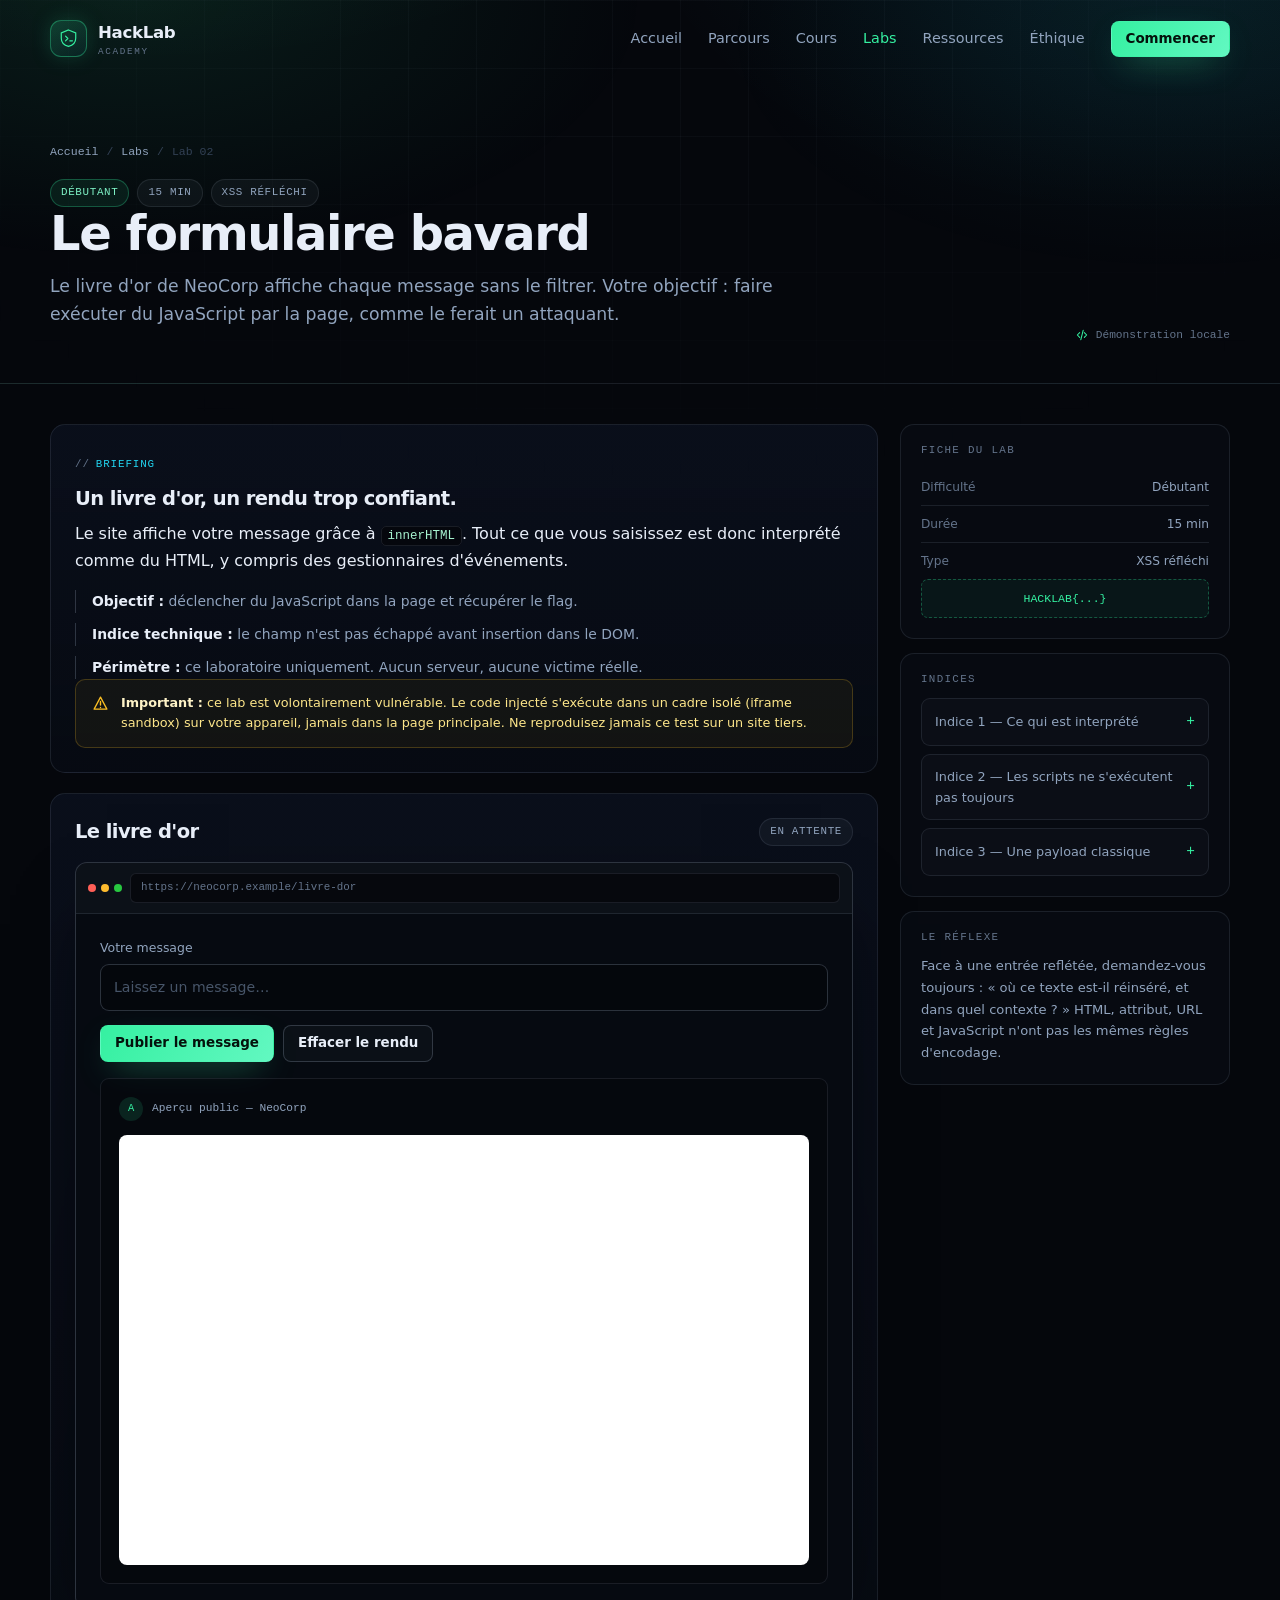
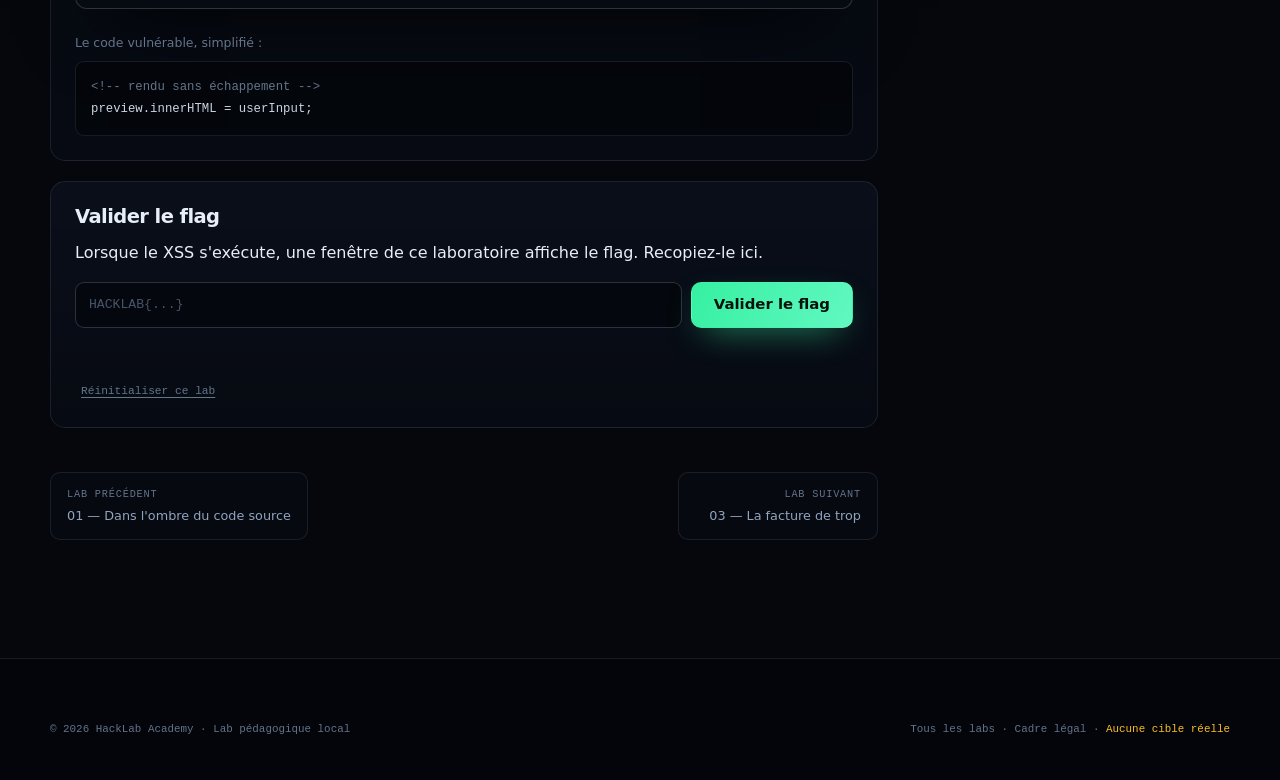
<file: labs/lab2-xss.html>
<!DOCTYPE html>
<html lang="fr">
<head>
  <meta charset="UTF-8">
  <meta name="viewport" content="width=device-width, initial-scale=1.0">
  <title>Lab 02 — Le formulaire bavard (XSS) | HackLab Academy</title>
  <meta name="description" content="Lab débutant : exploitez un XSS réfléchi dans un livre d'or simulé, capturez le flag et apprenez les correctifs d'encodage.">
  <meta name="theme-color" content="#05070c">
  <meta http-equiv="Content-Security-Policy" content="default-src 'self' file: data:; script-src 'self' file: 'unsafe-inline'; style-src 'self' file: 'unsafe-inline' https://fonts.googleapis.com; font-src 'self' file: data: https://fonts.gstatic.com; img-src 'self' file: data:; connect-src 'self' file: https://fonts.googleapis.com https://fonts.gstatic.com; frame-src 'self' file:; object-src 'none'; base-uri 'none'; form-action 'self' file:">
  <meta name="referrer" content="strict-origin-when-cross-origin">
  <link rel="icon" href="../assets/img/favicon.svg" type="image/svg+xml">
  <link rel="preconnect" href="https://fonts.googleapis.com">
  <link rel="preconnect" href="https://fonts.gstatic.com" crossorigin>
  <link href="https://fonts.googleapis.com/css2?family=Inter:wght@400;500;600;700&family=JetBrains+Mono:wght@400;500&family=Space+Grotesk:wght@500;600;700&display=swap" rel="stylesheet">
  <link rel="stylesheet" href="../assets/css/style.css">
  <link rel="stylesheet" href="../assets/css/labs.css">
  <script>document.documentElement.classList.add('js');</script>
</head>
<body>
  <a class="skip-link" href="#contenu">Aller au contenu</a>

  <header class="site-header">
    <div class="container header-inner">
      <a class="logo" href="../index.html" aria-label="HackLab Academy, accueil">
        <span class="logo-mark" aria-hidden="true">
          <svg viewBox="0 0 32 32" fill="none">
            <path d="M16 3 27 7.5v8c0 6.5-4.6 10.8-11 12.5C9.6 26.3 5 22 5 15.5v-8L16 3Z" stroke="currentColor" stroke-width="1.8"/>
            <path d="m11.5 12.5 3.5 3.5-3.5 3.5M18 19.5h4" stroke="currentColor" stroke-width="1.8" stroke-linecap="round" stroke-linejoin="round"/>
          </svg>
        </span>
        <span class="logo-text">HackLab <small>Academy</small></span>
      </a>
      <nav class="main-nav" id="main-nav" aria-label="Navigation principale">
        <a href="../index.html">Accueil</a>
        <a href="../parcours.html">Parcours</a>
        <a href="../cours.html">Cours</a>
        <a href="../labs.html" aria-current="page">Labs</a>
        <a href="../ressources.html">Ressources</a>
        <a href="../ethique.html">Éthique</a>
        <a class="btn btn--sm btn--primary nav-cta" href="../parcours.html">Commencer</a>
      </nav>
      <button class="nav-toggle" type="button" aria-expanded="false" aria-controls="main-nav" aria-label="Ouvrir le menu">
        <span></span><span></span><span></span>
      </button>
    </div>
  </header>

  <main id="contenu">
    <section class="lab-hero">
      <div class="container">
        <nav class="breadcrumb" aria-label="Fil d'Ariane">
          <a href="../index.html">Accueil</a><span>/</span><a href="../labs.html">Labs</a><span>/</span><span>Lab 02</span>
        </nav>
        <div class="lab-title-row">
          <div>
            <div class="lab-meta">
              <span class="badge badge--beginner">Débutant</span>
              <span class="badge">15 min</span>
              <span class="badge">XSS réfléchi</span>
            </div>
            <h1>Le formulaire bavard</h1>
            <p class="lead">Le livre d'or de NeoCorp affiche chaque message sans le filtrer. Votre objectif : faire exécuter du JavaScript par la page, comme le ferait un attaquant.</p>
          </div>
          <span class="lab-hero__hint">
            <svg viewBox="0 0 24 24" fill="none" aria-hidden="true"><path d="m8 8-4 4 4 4M16 8l4 4-4 4M14 4l-4 16" stroke="currentColor" stroke-width="1.8" stroke-linecap="round" stroke-linejoin="round"/></svg>
            Démonstration locale
          </span>
        </div>
      </div>
    </section>

    <section class="lab-body">
      <div class="container">
        <div class="lab-layout">
          <div class="lab-main">
            <article class="lab-panel">
              <span class="scenario-tag">Briefing</span>
              <h2>Un livre d'or, un rendu trop confiant.</h2>
              <p>Le site affiche votre message grâce à <span class="code">innerHTML</span>. Tout ce que vous saisissez est donc interprété comme du HTML, y compris des gestionnaires d'événements.</p>
              <ul class="brief-list">
                <li><strong>Objectif :</strong> déclencher du JavaScript dans la page et récupérer le flag.</li>
                <li><strong>Indice technique :</strong> le champ n'est pas échappé avant insertion dans le DOM.</li>
                <li><strong>Périmètre :</strong> ce laboratoire uniquement. Aucun serveur, aucune victime réelle.</li>
              </ul>
              <div class="lab-warning">
                <svg viewBox="0 0 24 24" fill="none" aria-hidden="true"><path d="M12 3 21 20H3L12 3Z" stroke="currentColor" stroke-width="1.8" stroke-linejoin="round"/><path d="M12 9v5M12 17.5v.1" stroke="currentColor" stroke-width="2" stroke-linecap="round"/></svg>
                <p><strong>Important :</strong> ce lab est volontairement vulnérable. Le code injecté s'exécute dans un cadre isolé (iframe sandbox) sur votre appareil, jamais dans la page principale. Ne reproduisez jamais ce test sur un site tiers.</p>
              </div>
            </article>

            <article class="lab-panel">
              <div class="lab-panel__head">
                <h2>Le livre d'or</h2>
                <span class="badge" id="xss-status">En attente</span>
              </div>
              <div class="mock-browser">
                <div class="mock-browser__bar">
                  <span class="mock-dots" aria-hidden="true"><i></i><i></i><i></i></span>
                  <span class="mock-browser__url">https://neocorp.example/livre-dor</span>
                </div>
                <div class="mock-browser__body">
                  <div class="xss-stage">
                    <form id="guestbook-form" autocomplete="off">
                      <div class="field">
                        <label for="guestbook-input">Votre message</label>
                        <input class="input" type="text" id="guestbook-input" placeholder="Laissez un message…" maxlength="300">
                      </div>
                      <div class="btn-row">
                        <button class="btn btn--primary btn--sm" type="submit">Publier le message</button>
                        <button class="btn btn--ghost btn--sm" type="button" id="xss-reset">Effacer le rendu</button>
                      </div>
                    </form>
                    <div class="guestbook">
                      <div class="guestbook__head"><i>A</i> Aperçu public — NeoCorp</div>
                      <iframe
                        class="xss-sandbox"
                        id="guestbook-frame"
                        title="Aperçu public isolé dans une iframe sandbox"
                        sandbox="allow-scripts"
                        referrerpolicy="no-referrer"
                        src="demo-guestbook.html"
                      ></iframe>
                    </div>
                  </div>
                </div>
              </div>
              <div class="mt-2">
                <p class="dim" style="font-size:.78rem;margin-bottom:8px">Le code vulnérable, simplifié :</p>
                <pre class="code-block"><span class="c">&lt;!-- rendu sans échappement --&gt;</span>
preview.innerHTML = userInput;</pre>
              </div>
            </article>

            <article class="lab-panel">
              <h2>Valider le flag</h2>
              <p>Lorsque le XSS s'exécute, une fenêtre de ce laboratoire affiche le flag. Recopiez-le ici.</p>
              <form class="flag-form" id="flag-form">
                <label class="sr-only" for="flag-input">Flag</label>
                <input class="input" type="text" id="flag-input" placeholder="HACKLAB{...}" autocomplete="off" spellcheck="false">
                <button class="btn btn--primary" type="submit">Valider le flag</button>
              </form>
              <p class="lab-feedback" id="flag-feedback" aria-live="polite"></p>

              <div class="lab-success" id="lab-success" hidden>
                <h3>
                  <svg viewBox="0 0 24 24" fill="none" aria-hidden="true"><path d="m5 13 4 4L19 7" stroke="currentColor" stroke-width="2.4" stroke-linecap="round" stroke-linejoin="round"/></svg>
                  Flag capturé
                </h3>
                <span class="flag-value"></span>
                <p>Vous avez déclenché un XSS réfléchi : la charge est renvoyée par la page et exécutée dans le contexte du site. Un attaquant pourrait voler une session, modifier l'apparence du site ou piéger les visiteurs.</p>
                <p><strong>Correctifs :</strong> échapper les sorties selon le contexte, éviter <span class="mono">innerHTML</span> pour les données utilisateur, utiliser une politique CSP stricte, marquer les cookies sensibles <span class="mono">HttpOnly</span> et employer un assainisseur éprouvé si du HTML est réellement nécessaire.</p>
              </div>

              <div class="mt-2">
                <button class="reset-link" type="button" data-reset-lab>Réinitialiser ce lab</button>
              </div>
            </article>

            <nav class="lab-nav" aria-label="Navigation entre les labs">
              <a href="lab1-source.html"><span>Lab précédent</span>01 — Dans l'ombre du code source</a>
              <a href="lab3-idor.html"><span>Lab suivant</span>03 — La facture de trop</a>
            </nav>
          </div>

          <aside class="lab-sidebar">
            <div class="side-card">
              <h2>Fiche du lab</h2>
              <div class="side-meta"><span>Difficulté</span><strong>Débutant</strong></div>
              <div class="side-meta"><span>Durée</span><strong>15 min</strong></div>
              <div class="side-meta"><span>Type</span><strong>XSS réfléchi</strong></div>
              <p class="flag-format">HACKLAB{...}</p>
            </div>

            <div class="side-card">
              <h2>Indices</h2>
              <details class="hint">
                <summary>Indice 1 — Ce qui est interprété</summary>
                <div class="hint-body"><p>Le message est inséré via <span class="code">innerHTML</span>. Les balises HTML sont donc interprétées par le navigateur au lieu d'être affichées comme du texte.</p></div>
              </details>
              <details class="hint">
                <summary>Indice 2 — Les scripts ne s'exécutent pas toujours</summary>
                <div class="hint-body"><p>Une balise <span class="code">&lt;script&gt;</span> injectée par <span class="code">innerHTML</span> ne s'exécute pas. Utilisez plutôt un attribut événementiel sur un élément qui déclenche une erreur de chargement.</p></div>
              </details>
              <details class="hint">
                <summary>Indice 3 — Une payload classique</summary>
                <div class="hint-body">
                  <p>Essayez :</p>
                  <pre class="code-block">&lt;img src=x onerror=alert(1)&gt;</pre>
                  <button class="btn btn--ghost btn--sm" type="button" data-copy="&lt;img src=x onerror=alert(1)&gt;">Copier la payload</button>
                </div>
              </details>
            </div>

            <div class="side-card">
              <h2>Le réflexe</h2>
              <p>Face à une entrée reflétée, demandez-vous toujours : « où ce texte est-il réinséré, et dans quel contexte ? » HTML, attribut, URL et JavaScript n'ont pas les mêmes règles d'encodage.</p>
            </div>
          </aside>
        </div>
      </div>
    </section>
  </main>

  <div class="xss-modal" id="xss-modal" role="dialog" aria-modal="true" aria-labelledby="xss-modal-title" hidden>
    <div class="xss-modal__box">
      <span class="scenario-tag">XSS déclenché</span>
      <h3 id="xss-modal-title">Le navigateur a exécuté votre code.</h3>
      <p>Votre payload a été interprétée par la page. Dans un site réel, ce JavaScript s'exécuterait avec les privilèges de la victime.</p>
      <span class="flag-value" id="xss-modal-flag"></span>
      <button class="btn btn--primary btn--block" type="button" id="xss-close">Fermer et valider le flag</button>
    </div>
  </div>

  <footer class="site-footer">
    <div class="container">
      <div class="footer-bottom" style="border-top:0;padding-top:0">
        <p>© <span data-year>2026</span> HackLab Academy · Lab pédagogique local</p>
        <p><a href="../labs.html">Tous les labs</a> · <a href="../ethique.html">Cadre légal</a> · <span class="footer-warning">Aucune cible réelle</span></p>
      </div>
    </div>
  </footer>

  <script src="../assets/js/main.js"></script>
  <script src="../assets/js/lab-core.js"></script>
  <script>
    var XSS_FLAG = "HACKLAB{xss_is_not_a_joke}";

    (function () {
      var form = document.getElementById("guestbook-form");
      var input = document.getElementById("guestbook-input");
      var frame = document.getElementById("guestbook-frame");
      var modal = document.getElementById("xss-modal");
      var closeButton = document.getElementById("xss-close");
      var status = document.getElementById("xss-status");
      var flagSlot = document.getElementById("xss-modal-flag");
      var triggered = false;
      var renderToken = 0;

      function revealFlag() {
        if (triggered) return;
        triggered = true;
        flagSlot.textContent = XSS_FLAG;
        modal.hidden = false;
        status.textContent = "Code exécuté";
        status.className = "badge badge--danger";
        closeButton.focus();
      }

      function renderPreview(payload) {
        var token = ++renderToken;
        var message = { type: "hla-render", payload: payload, token: token };
        frame.contentWindow.postMessage(message, "*");
        window.setTimeout(function () {
          if (token === renderToken) frame.contentWindow.postMessage(message, "*");
        }, 250);
      }

      window.addEventListener("message", function (event) {
        if (event.source !== frame.contentWindow) return;
        if (event.data && event.data.type === "hla-xss-executed") revealFlag();
      });

      form.addEventListener("submit", function (event) {
        event.preventDefault();
        renderPreview(input.value);
      });

      closeButton.addEventListener("click", function () {
        modal.hidden = true;
      });

      modal.addEventListener("click", function (event) {
        if (event.target === modal) modal.hidden = true;
      });

      document.addEventListener("keydown", function (event) {
        if (event.key === "Escape" && !modal.hidden) modal.hidden = true;
      });

      document.getElementById("xss-reset").addEventListener("click", function () {
        renderPreview("");
        input.value = "";
        modal.hidden = true;
        triggered = false;
        status.textContent = "En attente";
        status.className = "badge";
        input.focus();
      });
    })();

    HLA.initLab({
      id: "lab2-xss",
      flag: XSS_FLAG,
      form: "flag-form",
      input: "flag-input",
      feedback: "flag-feedback",
      success: "lab-success"
    });
  </script>
</body>
</html>
</file>
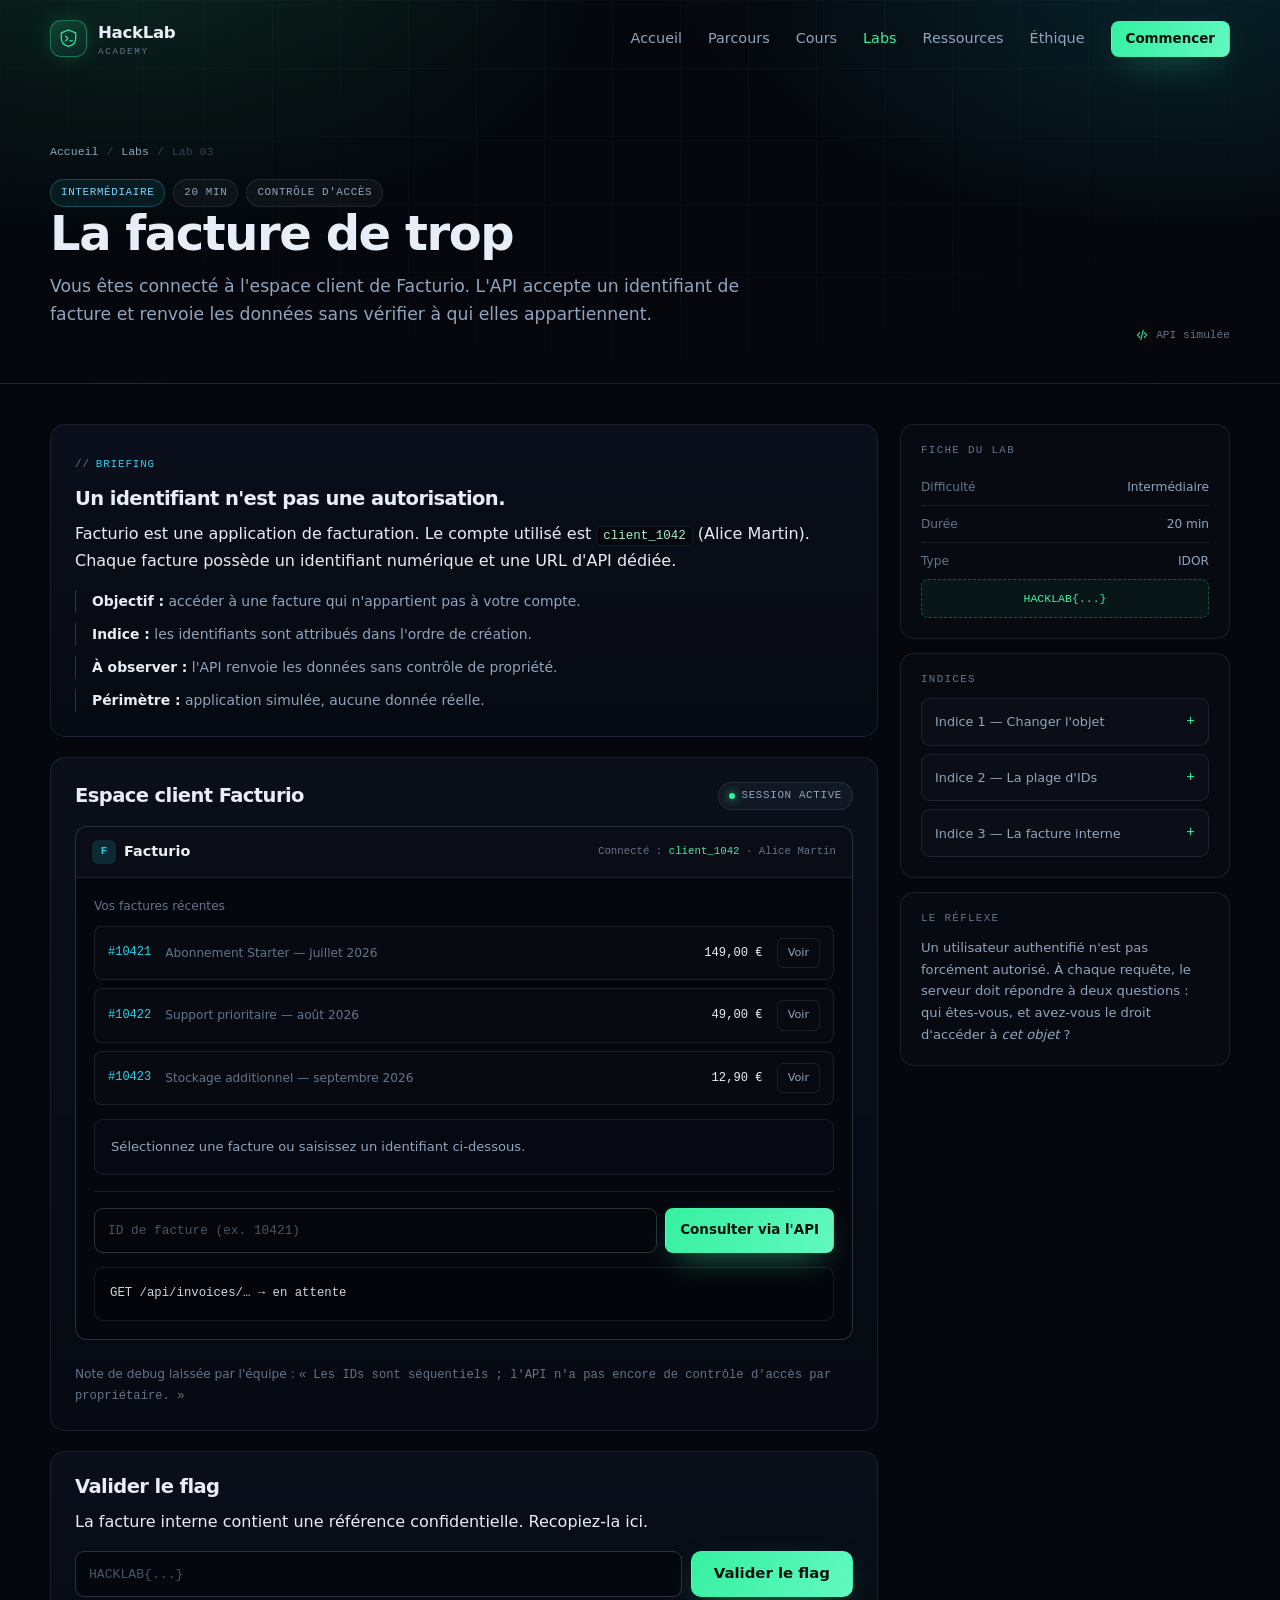
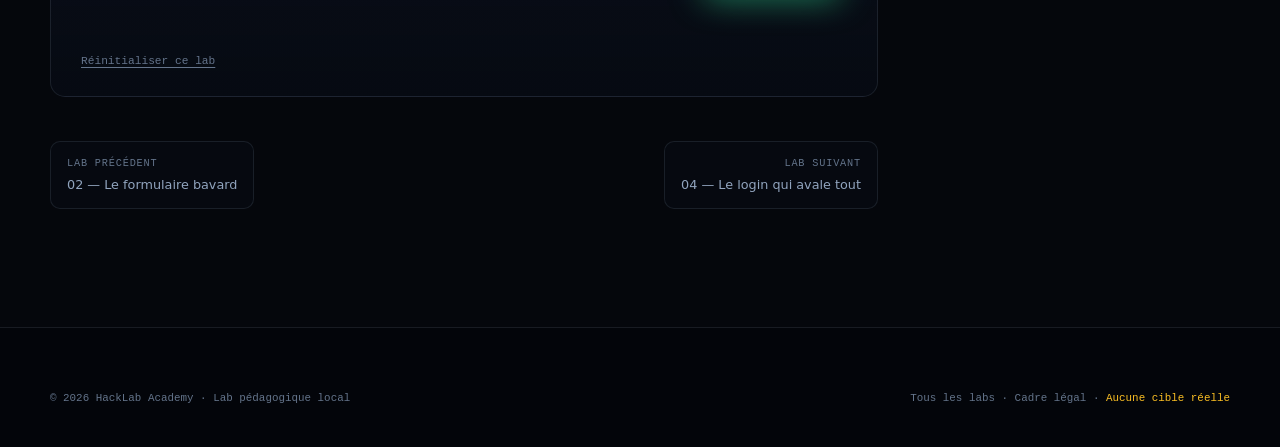
<file: labs/lab3-idor.html>
<!DOCTYPE html>
<html lang="fr">
<head>
  <meta charset="UTF-8">
  <meta name="viewport" content="width=device-width, initial-scale=1.0">
  <title>Lab 03 — La facture de trop (IDOR) | HackLab Academy</title>
  <meta name="description" content="Lab intermédiaire : exploitez un IDOR dans une API de facturation simulée et comprenez le contrôle d'accès côté serveur.">
  <meta name="theme-color" content="#05070c">
  <meta http-equiv="Content-Security-Policy" content="default-src 'self' file: data:; script-src 'self' file: 'unsafe-inline'; style-src 'self' file: 'unsafe-inline' https://fonts.googleapis.com; font-src 'self' file: data: https://fonts.gstatic.com; img-src 'self' file: data:; connect-src 'self' file: https://fonts.googleapis.com https://fonts.gstatic.com; frame-src 'self' file:; object-src 'none'; base-uri 'none'; form-action 'self' file:">
  <meta name="referrer" content="strict-origin-when-cross-origin">
  <link rel="icon" href="../assets/img/favicon.svg" type="image/svg+xml">
  <link rel="preconnect" href="https://fonts.googleapis.com">
  <link rel="preconnect" href="https://fonts.gstatic.com" crossorigin>
  <link href="https://fonts.googleapis.com/css2?family=Inter:wght@400;500;600;700&family=JetBrains+Mono:wght@400;500&family=Space+Grotesk:wght@500;600;700&display=swap" rel="stylesheet">
  <link rel="stylesheet" href="../assets/css/style.css">
  <link rel="stylesheet" href="../assets/css/labs.css">
  <script>document.documentElement.classList.add('js');</script>
</head>
<body>
  <a class="skip-link" href="#contenu">Aller au contenu</a>

  <header class="site-header">
    <div class="container header-inner">
      <a class="logo" href="../index.html" aria-label="HackLab Academy, accueil">
        <span class="logo-mark" aria-hidden="true">
          <svg viewBox="0 0 32 32" fill="none">
            <path d="M16 3 27 7.5v8c0 6.5-4.6 10.8-11 12.5C9.6 26.3 5 22 5 15.5v-8L16 3Z" stroke="currentColor" stroke-width="1.8"/>
            <path d="m11.5 12.5 3.5 3.5-3.5 3.5M18 19.5h4" stroke="currentColor" stroke-width="1.8" stroke-linecap="round" stroke-linejoin="round"/>
          </svg>
        </span>
        <span class="logo-text">HackLab <small>Academy</small></span>
      </a>
      <nav class="main-nav" id="main-nav" aria-label="Navigation principale">
        <a href="../index.html">Accueil</a>
        <a href="../parcours.html">Parcours</a>
        <a href="../cours.html">Cours</a>
        <a href="../labs.html" aria-current="page">Labs</a>
        <a href="../ressources.html">Ressources</a>
        <a href="../ethique.html">Éthique</a>
        <a class="btn btn--sm btn--primary nav-cta" href="../parcours.html">Commencer</a>
      </nav>
      <button class="nav-toggle" type="button" aria-expanded="false" aria-controls="main-nav" aria-label="Ouvrir le menu">
        <span></span><span></span><span></span>
      </button>
    </div>
  </header>

  <main id="contenu">
    <section class="lab-hero">
      <div class="container">
        <nav class="breadcrumb" aria-label="Fil d'Ariane">
          <a href="../index.html">Accueil</a><span>/</span><a href="../labs.html">Labs</a><span>/</span><span>Lab 03</span>
        </nav>
        <div class="lab-title-row">
          <div>
            <div class="lab-meta">
              <span class="badge badge--intermediate">Intermédiaire</span>
              <span class="badge">20 min</span>
              <span class="badge">Contrôle d'accès</span>
            </div>
            <h1>La facture de trop</h1>
            <p class="lead">Vous êtes connecté à l'espace client de Facturio. L'API accepte un identifiant de facture et renvoie les données sans vérifier à qui elles appartiennent.</p>
          </div>
          <span class="lab-hero__hint">
            <svg viewBox="0 0 24 24" fill="none" aria-hidden="true"><path d="m8 8-4 4 4 4M16 8l4 4-4 4M14 4l-4 16" stroke="currentColor" stroke-width="1.8" stroke-linecap="round" stroke-linejoin="round"/></svg>
            API simulée
          </span>
        </div>
      </div>
    </section>

    <section class="lab-body">
      <div class="container">
        <div class="lab-layout">
          <div class="lab-main">
            <article class="lab-panel">
              <span class="scenario-tag">Briefing</span>
              <h2>Un identifiant n'est pas une autorisation.</h2>
              <p>Facturio est une application de facturation. Le compte utilisé est <span class="code">client_1042</span> (Alice Martin). Chaque facture possède un identifiant numérique et une URL d'API dédiée.</p>
              <ul class="brief-list">
                <li><strong>Objectif :</strong> accéder à une facture qui n'appartient pas à votre compte.</li>
                <li><strong>Indice :</strong> les identifiants sont attribués dans l'ordre de création.</li>
                <li><strong>À observer :</strong> l'API renvoie les données sans contrôle de propriété.</li>
                <li><strong>Périmètre :</strong> application simulée, aucune donnée réelle.</li>
              </ul>
            </article>

            <article class="lab-panel">
              <div class="lab-panel__head">
                <h2>Espace client Facturio</h2>
                <span class="badge badge--live">Session active</span>
              </div>

              <div class="app-shell">
                <div class="app-shell__top">
                  <span class="app-brand"><i>F</i> Facturio</span>
                  <span class="session-pill">Connecté : <strong>client_1042</strong> · Alice Martin</span>
                </div>
                <div class="app-shell__body">
                  <p class="dim" style="font-size:.76rem;margin-bottom:10px">Vos factures récentes</p>
                  <div class="invoice-list">
                    <div class="invoice-row">
                      <span class="invoice-row__id">#10421</span>
                      <span class="invoice-row__meta">Abonnement Starter — juillet 2026</span>
                      <span class="invoice-row__amount">149,00 €</span>
                      <button type="button" data-invoice="10421">Voir</button>
                    </div>
                    <div class="invoice-row">
                      <span class="invoice-row__id">#10422</span>
                      <span class="invoice-row__meta">Support prioritaire — août 2026</span>
                      <span class="invoice-row__amount">49,00 €</span>
                      <button type="button" data-invoice="10422">Voir</button>
                    </div>
                    <div class="invoice-row">
                      <span class="invoice-row__id">#10423</span>
                      <span class="invoice-row__meta">Stockage additionnel — septembre 2026</span>
                      <span class="invoice-row__amount">12,90 €</span>
                      <button type="button" data-invoice="10423">Voir</button>
                    </div>
                  </div>

                  <div class="invoice-detail" id="invoice-detail" aria-live="polite">
                    <p>Sélectionnez une facture ou saisissez un identifiant ci-dessous.</p>
                  </div>

                  <form class="invoice-lookup" id="lookup-form" autocomplete="off">
                    <label class="sr-only" for="invoice-id">Identifiant de facture</label>
                    <input class="input input--mono" type="text" id="invoice-id" placeholder="ID de facture (ex. 10421)" inputmode="numeric">
                    <button class="btn btn--primary btn--sm" type="submit">Consulter via l'API</button>
                  </form>

                  <pre class="code-block mt-2" id="api-response" style="margin-top:14px">GET /api/invoices/… → en attente</pre>
                </div>
              </div>

              <p class="dim mt-2" style="font-size:.76rem">Note de debug laissée par l'équipe : <span class="mono">« Les IDs sont séquentiels ; l'API n'a pas encore de contrôle d'accès par propriétaire. »</span></p>
            </article>

            <article class="lab-panel">
              <h2>Valider le flag</h2>
              <p>La facture interne contient une référence confidentielle. Recopiez-la ici.</p>
              <form class="flag-form" id="flag-form">
                <label class="sr-only" for="flag-input">Flag</label>
                <input class="input" type="text" id="flag-input" placeholder="HACKLAB{...}" autocomplete="off" spellcheck="false">
                <button class="btn btn--primary" type="submit">Valider le flag</button>
              </form>
              <p class="lab-feedback" id="flag-feedback" aria-live="polite"></p>

              <div class="lab-success" id="lab-success" hidden>
                <h3>
                  <svg viewBox="0 0 24 24" fill="none" aria-hidden="true"><path d="m5 13 4 4L19 7" stroke="currentColor" stroke-width="2.4" stroke-linecap="round" stroke-linejoin="round"/></svg>
                  Flag capturé
                </h3>
                <span class="flag-value"></span>
                <p>Vous avez exploité un IDOR (<em>Insecure Direct Object Reference</em>) : l'application vérifie que l'utilisateur est connecté, mais pas qu'il a le droit d'accéder à cet objet précis.</p>
                <p><strong>Impact :</strong> fuite de factures, de données clients ou de documents internes. <strong>Correctifs :</strong> appliquer un contrôle d'autorisation côté serveur sur chaque requête, vérifier la propriété de l'objet, refuser par défaut et journaliser les accès anormaux. Utiliser des UUID complique l'énumération mais ne remplace jamais le contrôle d'accès.</p>
              </div>

              <div class="mt-2">
                <button class="reset-link" type="button" data-reset-lab>Réinitialiser ce lab</button>
              </div>
            </article>

            <nav class="lab-nav" aria-label="Navigation entre les labs">
              <a href="lab2-xss.html"><span>Lab précédent</span>02 — Le formulaire bavard</a>
              <a href="lab4-sqli.html"><span>Lab suivant</span>04 — Le login qui avale tout</a>
            </nav>
          </div>

          <aside class="lab-sidebar">
            <div class="side-card">
              <h2>Fiche du lab</h2>
              <div class="side-meta"><span>Difficulté</span><strong>Intermédiaire</strong></div>
              <div class="side-meta"><span>Durée</span><strong>20 min</strong></div>
              <div class="side-meta"><span>Type</span><strong>IDOR</strong></div>
              <p class="flag-format">HACKLAB{...}</p>
            </div>

            <div class="side-card">
              <h2>Indices</h2>
              <details class="hint">
                <summary>Indice 1 — Changer l'objet</summary>
                <div class="hint-body"><p>Le formulaire de recherche appelle directement l'API avec l'identifiant fourni. Modifiez cet identifiant : l'application ne vérifie pas le propriétaire.</p></div>
              </details>
              <details class="hint">
                <summary>Indice 2 — La plage d'IDs</summary>
                <div class="hint-body"><p>Vos factures sont 10421, 10422 et 10423. Les identifiants suivent l'ordre de création.</p></div>
              </details>
              <details class="hint">
                <summary>Indice 3 — La facture interne</summary>
                <div class="hint-body"><p>Testez <span class="code">10424</span>. Elle appartient au compte d'administration et contient la référence recherchée.</p></div>
              </details>
            </div>

            <div class="side-card">
              <h2>Le réflexe</h2>
              <p>Un utilisateur authentifié n'est pas forcément autorisé. À chaque requête, le serveur doit répondre à deux questions : qui êtes-vous, et avez-vous le droit d'accéder à <em>cet objet</em> ?</p>
            </div>
          </aside>
        </div>
      </div>
    </section>
  </main>

  <footer class="site-footer">
    <div class="container">
      <div class="footer-bottom" style="border-top:0;padding-top:0">
        <p>© <span data-year>2026</span> HackLab Academy · Lab pédagogique local</p>
        <p><a href="../labs.html">Tous les labs</a> · <a href="../ethique.html">Cadre légal</a> · <span class="footer-warning">Aucune cible réelle</span></p>
      </div>
    </div>
  </footer>

  <script src="../assets/js/main.js"></script>
  <script src="../assets/js/lab-core.js"></script>
  <script>
    (function () {
      var FLAG = "HACKLAB{idor_access_control}";
      var INVOICES = {
        "10421": { owner: "client_1042", ownerLabel: "Alice Martin", amount: "149,00 €", period: "Juillet 2026", note: "Abonnement Starter." },
        "10422": { owner: "client_1042", ownerLabel: "Alice Martin", amount: "49,00 €", period: "Août 2026", note: "Support prioritaire." },
        "10423": { owner: "client_1042", ownerLabel: "Alice Martin", amount: "12,90 €", period: "Septembre 2026", note: "Stockage additionnel." },
        "10424": { owner: "admin", ownerLabel: "Compte administration", amount: "18 400,00 €", period: "Interne", note: "Audit de sécurité interne — document confidentiel.", flag: FLAG },
        "10425": { owner: "client_2087", ownerLabel: "Karim Benali", amount: "89,00 €", period: "Septembre 2026", note: "Abonnement Pro." }
      };

      var detail = document.getElementById("invoice-detail");
      var response = document.getElementById("api-response");
      var input = document.getElementById("invoice-id");

      function renderInvoice(id) {
        var invoice = INVOICES[id];
        detail.replaceChildren();

        if (!invoice) {
          var missing = document.createElement("p");
          missing.textContent = "Facture introuvable : l'API a renvoyé 404.";
          detail.appendChild(missing);
          response.textContent = "GET /api/invoices/" + id + " → 404 Not Found";
          return;
        }

        var title = document.createElement("h4");
        title.textContent = "Facture #" + id;
        var owner = document.createElement("p");
        owner.textContent = "Propriétaire : " + invoice.ownerLabel + " (" + invoice.owner + ")";
        var amount = document.createElement("p");
        amount.textContent = "Montant : " + invoice.amount + " · Période : " + invoice.period;
        var note = document.createElement("p");
        note.textContent = "Note : " + invoice.note;
        detail.appendChild(title);
        detail.appendChild(owner);
        detail.appendChild(amount);
        detail.appendChild(note);

        if (invoice.flag) {
          var flagLine = document.createElement("p");
          flagLine.textContent = "Référence : ";
          var flagValue = document.createElement("span");
          flagValue.className = "flag-inline";
          flagValue.textContent = invoice.flag;
          flagLine.appendChild(flagValue);
          detail.appendChild(flagLine);
        }

        response.textContent = "GET /api/invoices/" + id + " → 200 OK\n{\n  \"owner\": \"" + invoice.owner + "\",\n  \"amount\": \"" + invoice.amount + "\"\n}";
      }

      document.querySelectorAll("[data-invoice]").forEach(function (button) {
        button.addEventListener("click", function () {
          var id = button.getAttribute("data-invoice");
          input.value = id;
          renderInvoice(id);
        });
      });

      document.getElementById("lookup-form").addEventListener("submit", function (event) {
        event.preventDefault();
        var id = input.value.trim();
        if (id) renderInvoice(id);
      });
    })();

    HLA.initLab({
      id: "lab3-idor",
      flag: "HACKLAB{idor_access_control}",
      form: "flag-form",
      input: "flag-input",
      feedback: "flag-feedback",
      success: "lab-success"
    });
  </script>
</body>
</html>
</file>
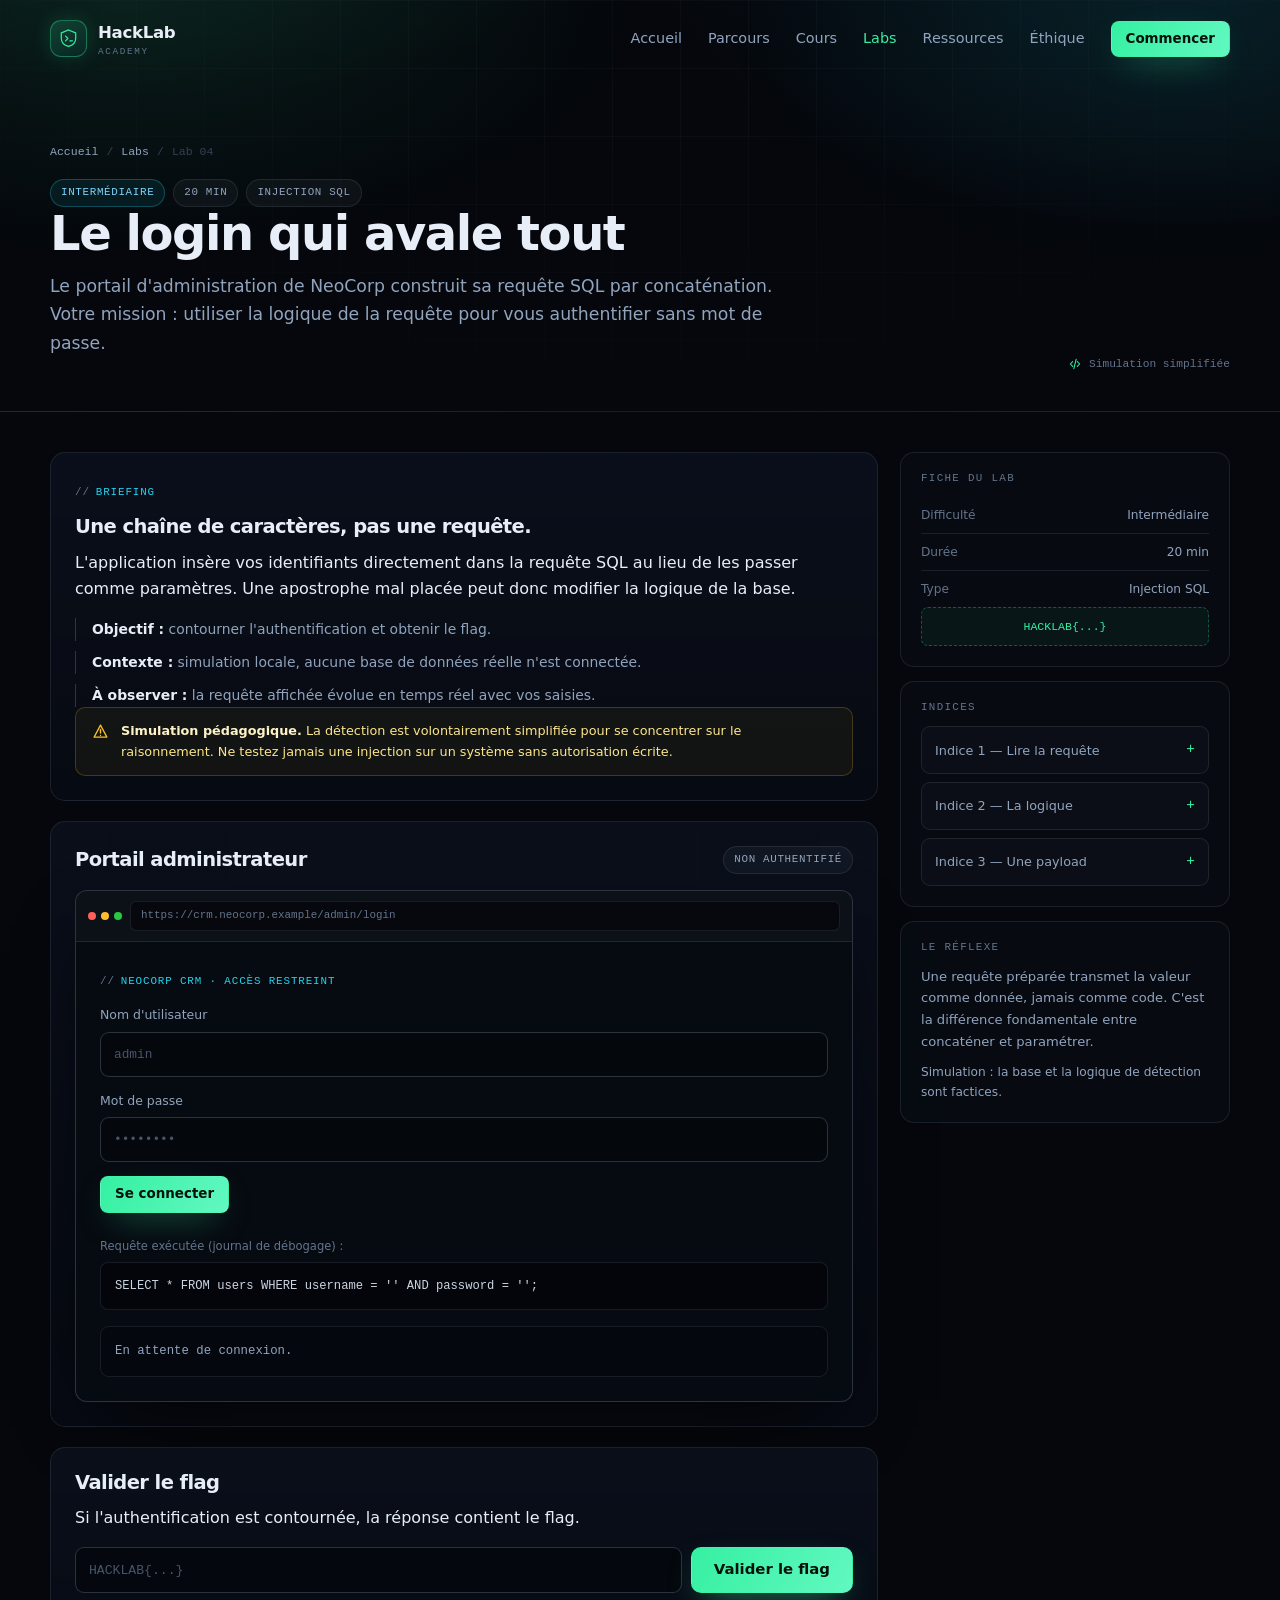
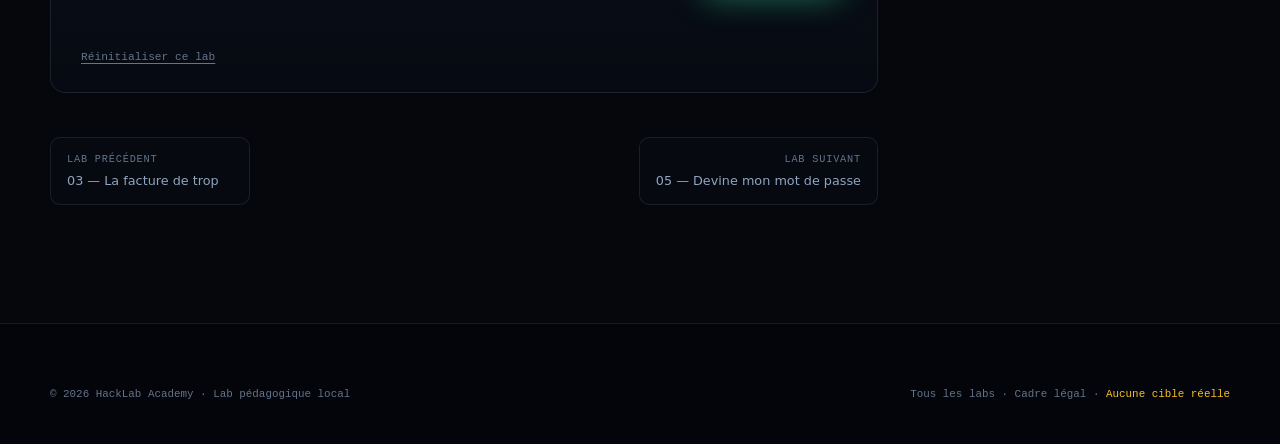
<file: labs/lab4-sqli.html>
<!DOCTYPE html>
<html lang="fr">
<head>
  <meta charset="UTF-8">
  <meta name="viewport" content="width=device-width, initial-scale=1.0">
  <title>Lab 04 — Le login qui avale tout (SQLi) | HackLab Academy</title>
  <meta name="description" content="Lab intermédiaire : contournez un écran de connexion dont la requête SQL est concaténée. Simulation pédagogique locale et correctifs.">
  <meta name="theme-color" content="#05070c">
  <meta http-equiv="Content-Security-Policy" content="default-src 'self' file: data:; script-src 'self' file: 'unsafe-inline'; style-src 'self' file: 'unsafe-inline' https://fonts.googleapis.com; font-src 'self' file: data: https://fonts.gstatic.com; img-src 'self' file: data:; connect-src 'self' file: https://fonts.googleapis.com https://fonts.gstatic.com; frame-src 'self' file:; object-src 'none'; base-uri 'none'; form-action 'self' file:">
  <meta name="referrer" content="strict-origin-when-cross-origin">
  <link rel="icon" href="../assets/img/favicon.svg" type="image/svg+xml">
  <link rel="preconnect" href="https://fonts.googleapis.com">
  <link rel="preconnect" href="https://fonts.gstatic.com" crossorigin>
  <link href="https://fonts.googleapis.com/css2?family=Inter:wght@400;500;600;700&family=JetBrains+Mono:wght@400;500&family=Space+Grotesk:wght@500;600;700&display=swap" rel="stylesheet">
  <link rel="stylesheet" href="../assets/css/style.css">
  <link rel="stylesheet" href="../assets/css/labs.css">
  <script>document.documentElement.classList.add('js');</script>
</head>
<body>
  <a class="skip-link" href="#contenu">Aller au contenu</a>

  <header class="site-header">
    <div class="container header-inner">
      <a class="logo" href="../index.html" aria-label="HackLab Academy, accueil">
        <span class="logo-mark" aria-hidden="true">
          <svg viewBox="0 0 32 32" fill="none">
            <path d="M16 3 27 7.5v8c0 6.5-4.6 10.8-11 12.5C9.6 26.3 5 22 5 15.5v-8L16 3Z" stroke="currentColor" stroke-width="1.8"/>
            <path d="m11.5 12.5 3.5 3.5-3.5 3.5M18 19.5h4" stroke="currentColor" stroke-width="1.8" stroke-linecap="round" stroke-linejoin="round"/>
          </svg>
        </span>
        <span class="logo-text">HackLab <small>Academy</small></span>
      </a>
      <nav class="main-nav" id="main-nav" aria-label="Navigation principale">
        <a href="../index.html">Accueil</a>
        <a href="../parcours.html">Parcours</a>
        <a href="../cours.html">Cours</a>
        <a href="../labs.html" aria-current="page">Labs</a>
        <a href="../ressources.html">Ressources</a>
        <a href="../ethique.html">Éthique</a>
        <a class="btn btn--sm btn--primary nav-cta" href="../parcours.html">Commencer</a>
      </nav>
      <button class="nav-toggle" type="button" aria-expanded="false" aria-controls="main-nav" aria-label="Ouvrir le menu">
        <span></span><span></span><span></span>
      </button>
    </div>
  </header>

  <main id="contenu">
    <section class="lab-hero">
      <div class="container">
        <nav class="breadcrumb" aria-label="Fil d'Ariane">
          <a href="../index.html">Accueil</a><span>/</span><a href="../labs.html">Labs</a><span>/</span><span>Lab 04</span>
        </nav>
        <div class="lab-title-row">
          <div>
            <div class="lab-meta">
              <span class="badge badge--intermediate">Intermédiaire</span>
              <span class="badge">20 min</span>
              <span class="badge">Injection SQL</span>
            </div>
            <h1>Le login qui avale tout</h1>
            <p class="lead">Le portail d'administration de NeoCorp construit sa requête SQL par concaténation. Votre mission : utiliser la logique de la requête pour vous authentifier sans mot de passe.</p>
          </div>
          <span class="lab-hero__hint">
            <svg viewBox="0 0 24 24" fill="none" aria-hidden="true"><path d="m8 8-4 4 4 4M16 8l4 4-4 4M14 4l-4 16" stroke="currentColor" stroke-width="1.8" stroke-linecap="round" stroke-linejoin="round"/></svg>
            Simulation simplifiée
          </span>
        </div>
      </div>
    </section>

    <section class="lab-body">
      <div class="container">
        <div class="lab-layout">
          <div class="lab-main">
            <article class="lab-panel">
              <span class="scenario-tag">Briefing</span>
              <h2>Une chaîne de caractères, pas une requête.</h2>
              <p>L'application insère vos identifiants directement dans la requête SQL au lieu de les passer comme paramètres. Une apostrophe mal placée peut donc modifier la logique de la base.</p>
              <ul class="brief-list">
                <li><strong>Objectif :</strong> contourner l'authentification et obtenir le flag.</li>
                <li><strong>Contexte :</strong> simulation locale, aucune base de données réelle n'est connectée.</li>
                <li><strong>À observer :</strong> la requête affichée évolue en temps réel avec vos saisies.</li>
              </ul>
              <div class="lab-warning">
                <svg viewBox="0 0 24 24" fill="none" aria-hidden="true"><path d="M12 3 21 20H3L12 3Z" stroke="currentColor" stroke-width="1.8" stroke-linejoin="round"/><path d="M12 9v5M12 17.5v.1" stroke="currentColor" stroke-width="2" stroke-linecap="round"/></svg>
                <p><strong>Simulation pédagogique.</strong> La détection est volontairement simplifiée pour se concentrer sur le raisonnement. Ne testez jamais une injection sur un système sans autorisation écrite.</p>
              </div>
            </article>

            <article class="lab-panel">
              <div class="lab-panel__head">
                <h2>Portail administrateur</h2>
                <span class="badge" id="login-status">Non authentifié</span>
              </div>
              <div class="mock-browser">
                <div class="mock-browser__bar">
                  <span class="mock-dots" aria-hidden="true"><i></i><i></i><i></i></span>
                  <span class="mock-browser__url">https://crm.neocorp.example/admin/login</span>
                </div>
                <div class="mock-browser__body">
                  <div class="scenario-tag">NeoCorp CRM · Accès restreint</div>
                  <form id="login-form" autocomplete="off">
                    <div class="field">
                      <label for="sql-username">Nom d'utilisateur</label>
                      <input class="input input--mono" type="text" id="sql-username" placeholder="admin" spellcheck="false">
                    </div>
                    <div class="field">
                      <label for="sql-password">Mot de passe</label>
                      <input class="input input--mono" type="password" id="sql-password" placeholder="••••••••" autocomplete="off">
                    </div>
                    <button class="btn btn--primary btn--sm" type="submit">Se connecter</button>
                  </form>

                  <p class="dim mt-2" style="font-size:.72rem;margin-bottom:6px">Requête exécutée (journal de débogage) :</p>
                  <pre class="query-preview" id="query-preview"></pre>
                  <div class="sql-result" id="sql-result" role="status" aria-live="polite">En attente de connexion.</div>
                </div>
              </div>
            </article>

            <article class="lab-panel">
              <h2>Valider le flag</h2>
              <p>Si l'authentification est contournée, la réponse contient le flag.</p>
              <form class="flag-form" id="flag-form">
                <label class="sr-only" for="flag-input">Flag</label>
                <input class="input" type="text" id="flag-input" placeholder="HACKLAB{...}" autocomplete="off" spellcheck="false">
                <button class="btn btn--primary" type="submit">Valider le flag</button>
              </form>
              <p class="lab-feedback" id="flag-feedback" aria-live="polite"></p>

              <div class="lab-success" id="lab-success" hidden>
                <h3>
                  <svg viewBox="0 0 24 24" fill="none" aria-hidden="true"><path d="m5 13 4 4L19 7" stroke="currentColor" stroke-width="2.4" stroke-linecap="round" stroke-linejoin="round"/></svg>
                  Flag capturé
                </h3>
                <span class="flag-value"></span>
                <p>Vous avez exploité une injection SQL : la valeur saisie a fermé la chaîne de caractères et ajouté une condition toujours vraie, tandis que le reste de la requête a été commenté.</p>
                <p><strong>Impact :</strong> contournement d'authentification, lecture ou modification de données, parfois exécution de commandes selon les privilèges de la base. <strong>Correctifs :</strong> requêtes préparées avec paramètres liés, ORM correctement utilisé, compte de base à privilèges minimaux, validation des entrées, gestion d'erreurs discrète. Un WAF peut aider, mais ne corrige pas la cause.</p>
              </div>

              <div class="mt-2">
                <button class="reset-link" type="button" data-reset-lab>Réinitialiser ce lab</button>
              </div>
            </article>

            <nav class="lab-nav" aria-label="Navigation entre les labs">
              <a href="lab3-idor.html"><span>Lab précédent</span>03 — La facture de trop</a>
              <a href="lab5-bruteforce.html"><span>Lab suivant</span>05 — Devine mon mot de passe</a>
            </nav>
          </div>

          <aside class="lab-sidebar">
            <div class="side-card">
              <h2>Fiche du lab</h2>
              <div class="side-meta"><span>Difficulté</span><strong>Intermédiaire</strong></div>
              <div class="side-meta"><span>Durée</span><strong>20 min</strong></div>
              <div class="side-meta"><span>Type</span><strong>Injection SQL</strong></div>
              <p class="flag-format">HACKLAB{...}</p>
            </div>

            <div class="side-card">
              <h2>Indices</h2>
              <details class="hint">
                <summary>Indice 1 — Lire la requête</summary>
                <div class="hint-body"><p>Vos valeurs sont entourées d'apostrophes. Une apostrophe dans le champ peut fermer la chaîne et laisser la suite être interprétée comme du SQL.</p></div>
              </details>
              <details class="hint">
                <summary>Indice 2 — La logique</summary>
                <div class="hint-body"><p>Ajoutez une condition toujours vraie (<span class="code">'1'='1</span>) puis commentez la fin de la requête avec <span class="code">--</span> ou <span class="code">#</span>.</p></div>
              </details>
              <details class="hint">
                <summary>Indice 3 — Une payload</summary>
                <div class="hint-body">
                  <p>Dans le champ utilisateur :</p>
                  <pre class="code-block">' OR '1'='1' -- </pre>
                  <button class="btn btn--ghost btn--sm" type="button" data-copy="' OR '1'='1' -- ">Copier la payload</button>
                </div>
              </details>
            </div>

            <div class="side-card">
              <h2>Le réflexe</h2>
              <p>Une requête préparée transmet la valeur comme donnée, jamais comme code. C'est la différence fondamentale entre concaténer et paramétrer.</p>
              <p class="dim" style="font-size:.76rem">Simulation : la base et la logique de détection sont factices.</p>
            </div>
          </aside>
        </div>
      </div>
    </section>
  </main>

  <footer class="site-footer">
    <div class="container">
      <div class="footer-bottom" style="border-top:0;padding-top:0">
        <p>© <span data-year>2026</span> HackLab Academy · Lab pédagogique local</p>
        <p><a href="../labs.html">Tous les labs</a> · <a href="../ethique.html">Cadre légal</a> · <span class="footer-warning">Aucune cible réelle</span></p>
      </div>
    </div>
  </footer>

  <script src="../assets/js/main.js"></script>
  <script src="../assets/js/lab-core.js"></script>
  <script>
    (function () {
      var FLAG = "HACKLAB{sql_injection_bypass}";
      var form = document.getElementById("login-form");
      var username = document.getElementById("sql-username");
      var password = document.getElementById("sql-password");
      var queryPreview = document.getElementById("query-preview");
      var result = document.getElementById("sql-result");
      var status = document.getElementById("login-status");

      function updateQuery() {
        queryPreview.textContent = "SELECT * FROM users WHERE username = '" + username.value + "' AND password = '" + password.value + "';";
      }

      username.addEventListener("input", updateQuery);
      password.addEventListener("input", updateQuery);
      updateQuery();

      form.addEventListener("submit", function (event) {
        event.preventDefault();
        var user = username.value;
        var pass = password.value;
        var combined = user + " " + pass;

        var hasComment = /(--|#)/.test(user);
        var hasQuote = user.indexOf("'") !== -1;
        var tautology = /'\s*or\s*'?1'?\s*=\s*'?1/i.test(combined) || /'\s*or\s+1\s*=\s*1/i.test(combined);
        var validCredentials = user === "admin" && pass === "S3cret!2026";
        var bypass = validCredentials || (hasComment && hasQuote) || tautology;

        if (bypass) {
          result.className = "sql-result is-ok";
          result.textContent =
            "> 1 ligne retournée : admin (rôle : administrateur)\n" +
            "> Authentification contournée.\n" +
            "> Flag : " + FLAG;
          status.textContent = "Contourné";
          status.className = "badge badge--danger";
        } else {
          result.className = "sql-result is-bad";
          result.textContent = "> 0 ligne retournée.\n> Identifiants invalides.";
          status.textContent = "Échec";
          status.className = "badge";
        }
      });
    })();

    HLA.initLab({
      id: "lab4-sqli",
      flag: "HACKLAB{sql_injection_bypass}",
      form: "flag-form",
      input: "flag-input",
      feedback: "flag-feedback",
      success: "lab-success"
    });
  </script>
</body>
</html>
</file>
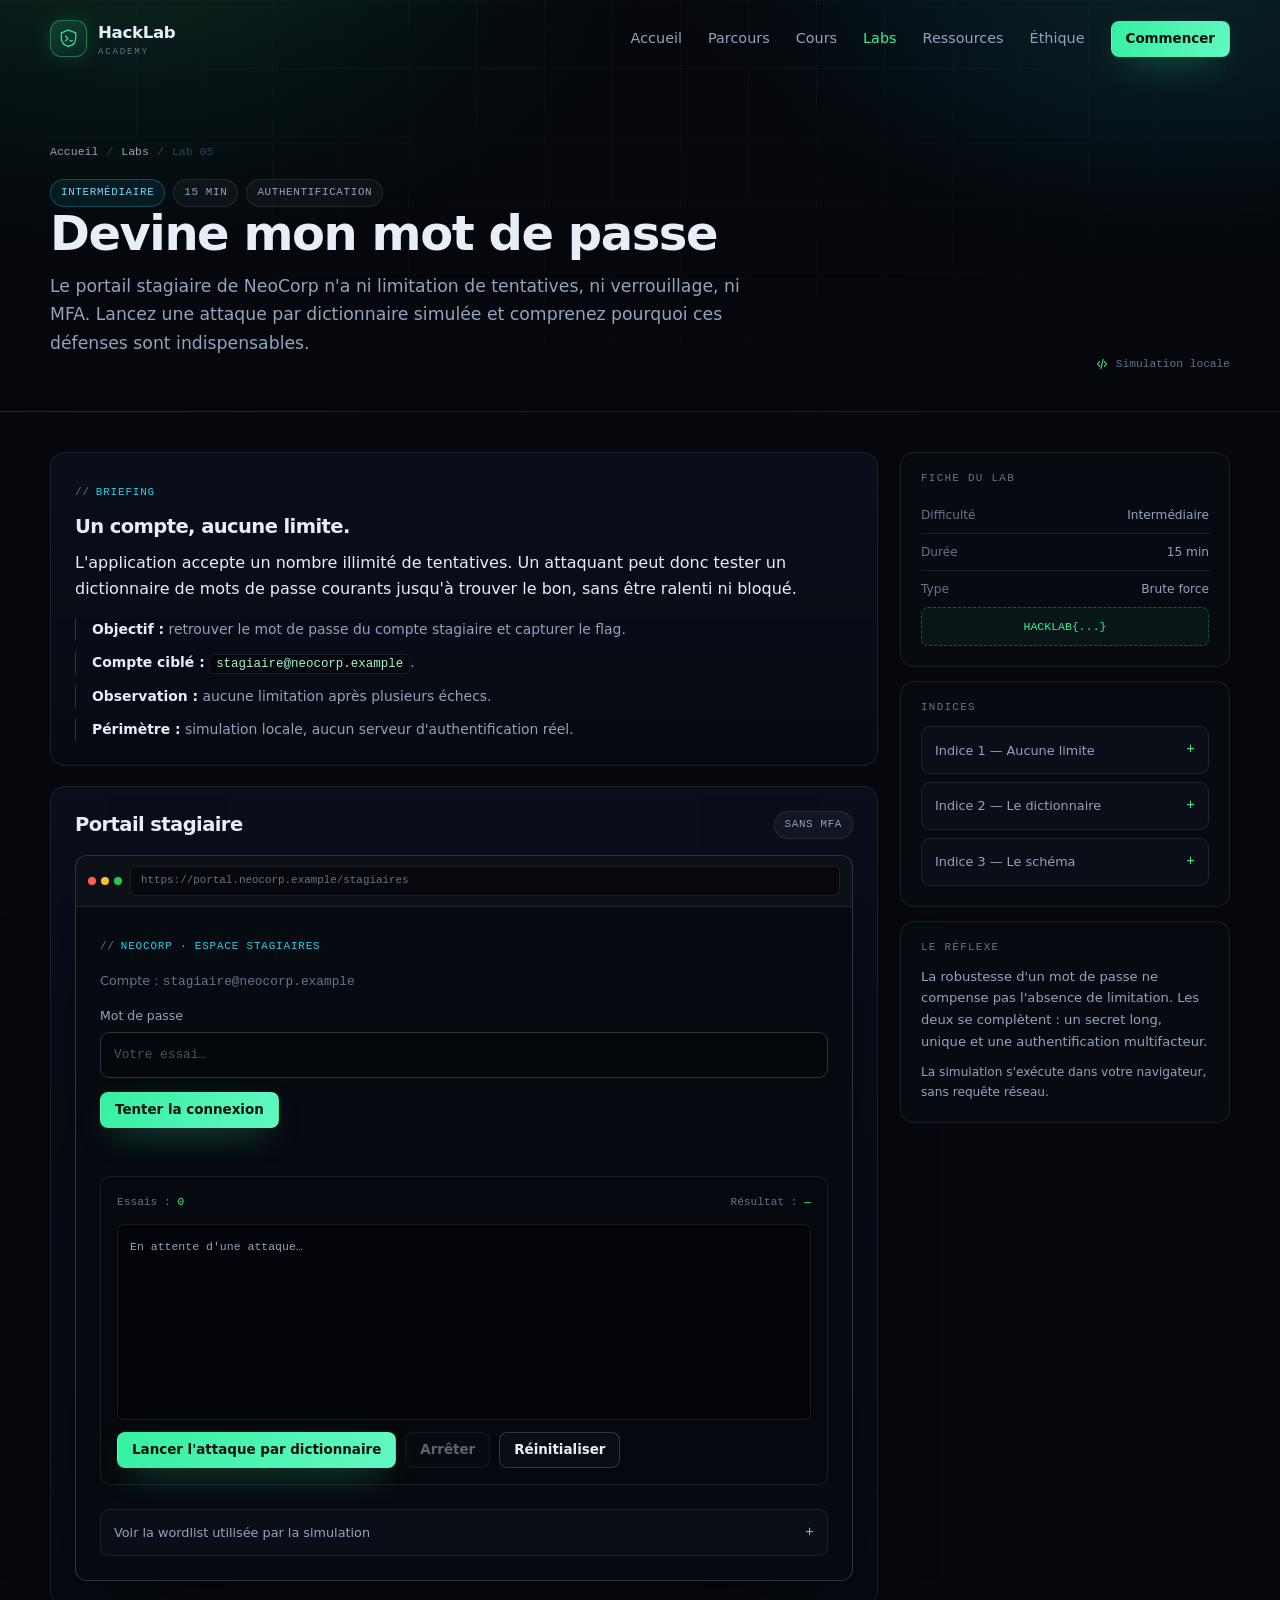
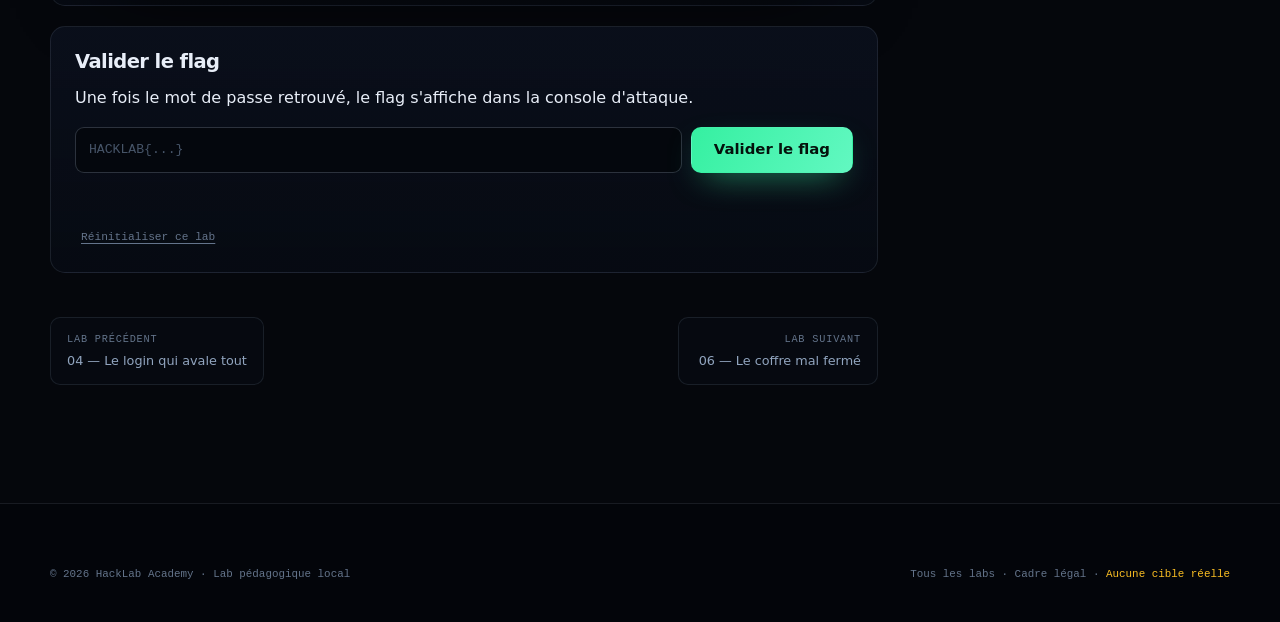
<file: labs/lab5-bruteforce.html>
<!DOCTYPE html>
<html lang="fr">
<head>
  <meta charset="UTF-8">
  <meta name="viewport" content="width=device-width, initial-scale=1.0">
  <title>Lab 05 — Devine mon mot de passe | HackLab Academy</title>
  <meta name="description" content="Lab intermédiaire : simulez une attaque par dictionnaire contre un portail sans limitation de tentatives et découvrez les défenses.">
  <meta name="theme-color" content="#05070c">
  <meta http-equiv="Content-Security-Policy" content="default-src 'self' file: data:; script-src 'self' file: 'unsafe-inline'; style-src 'self' file: 'unsafe-inline' https://fonts.googleapis.com; font-src 'self' file: data: https://fonts.gstatic.com; img-src 'self' file: data:; connect-src 'self' file: https://fonts.googleapis.com https://fonts.gstatic.com; frame-src 'self' file:; object-src 'none'; base-uri 'none'; form-action 'self' file:">
  <meta name="referrer" content="strict-origin-when-cross-origin">
  <link rel="icon" href="../assets/img/favicon.svg" type="image/svg+xml">
  <link rel="preconnect" href="https://fonts.googleapis.com">
  <link rel="preconnect" href="https://fonts.gstatic.com" crossorigin>
  <link href="https://fonts.googleapis.com/css2?family=Inter:wght@400;500;600;700&family=JetBrains+Mono:wght@400;500&family=Space+Grotesk:wght@500;600;700&display=swap" rel="stylesheet">
  <link rel="stylesheet" href="../assets/css/style.css">
  <link rel="stylesheet" href="../assets/css/labs.css">
  <script>document.documentElement.classList.add('js');</script>
</head>
<body>
  <a class="skip-link" href="#contenu">Aller au contenu</a>

  <header class="site-header">
    <div class="container header-inner">
      <a class="logo" href="../index.html" aria-label="HackLab Academy, accueil">
        <span class="logo-mark" aria-hidden="true">
          <svg viewBox="0 0 32 32" fill="none">
            <path d="M16 3 27 7.5v8c0 6.5-4.6 10.8-11 12.5C9.6 26.3 5 22 5 15.5v-8L16 3Z" stroke="currentColor" stroke-width="1.8"/>
            <path d="m11.5 12.5 3.5 3.5-3.5 3.5M18 19.5h4" stroke="currentColor" stroke-width="1.8" stroke-linecap="round" stroke-linejoin="round"/>
          </svg>
        </span>
        <span class="logo-text">HackLab <small>Academy</small></span>
      </a>
      <nav class="main-nav" id="main-nav" aria-label="Navigation principale">
        <a href="../index.html">Accueil</a>
        <a href="../parcours.html">Parcours</a>
        <a href="../cours.html">Cours</a>
        <a href="../labs.html" aria-current="page">Labs</a>
        <a href="../ressources.html">Ressources</a>
        <a href="../ethique.html">Éthique</a>
        <a class="btn btn--sm btn--primary nav-cta" href="../parcours.html">Commencer</a>
      </nav>
      <button class="nav-toggle" type="button" aria-expanded="false" aria-controls="main-nav" aria-label="Ouvrir le menu">
        <span></span><span></span><span></span>
      </button>
    </div>
  </header>

  <main id="contenu">
    <section class="lab-hero">
      <div class="container">
        <nav class="breadcrumb" aria-label="Fil d'Ariane">
          <a href="../index.html">Accueil</a><span>/</span><a href="../labs.html">Labs</a><span>/</span><span>Lab 05</span>
        </nav>
        <div class="lab-title-row">
          <div>
            <div class="lab-meta">
              <span class="badge badge--intermediate">Intermédiaire</span>
              <span class="badge">15 min</span>
              <span class="badge">Authentification</span>
            </div>
            <h1>Devine mon mot de passe</h1>
            <p class="lead">Le portail stagiaire de NeoCorp n'a ni limitation de tentatives, ni verrouillage, ni MFA. Lancez une attaque par dictionnaire simulée et comprenez pourquoi ces défenses sont indispensables.</p>
          </div>
          <span class="lab-hero__hint">
            <svg viewBox="0 0 24 24" fill="none" aria-hidden="true"><path d="m8 8-4 4 4 4M16 8l4 4-4 4M14 4l-4 16" stroke="currentColor" stroke-width="1.8" stroke-linecap="round" stroke-linejoin="round"/></svg>
            Simulation locale
          </span>
        </div>
      </div>
    </section>

    <section class="lab-body">
      <div class="container">
        <div class="lab-layout">
          <div class="lab-main">
            <article class="lab-panel">
              <span class="scenario-tag">Briefing</span>
              <h2>Un compte, aucune limite.</h2>
              <p>L'application accepte un nombre illimité de tentatives. Un attaquant peut donc tester un dictionnaire de mots de passe courants jusqu'à trouver le bon, sans être ralenti ni bloqué.</p>
              <ul class="brief-list">
                <li><strong>Objectif :</strong> retrouver le mot de passe du compte stagiaire et capturer le flag.</li>
                <li><strong>Compte ciblé :</strong> <span class="code">stagiaire@neocorp.example</span>.</li>
                <li><strong>Observation :</strong> aucune limitation après plusieurs échecs.</li>
                <li><strong>Périmètre :</strong> simulation locale, aucun serveur d'authentification réel.</li>
              </ul>
            </article>

            <article class="lab-panel">
              <div class="lab-panel__head">
                <h2>Portail stagiaire</h2>
                <span class="badge">Sans MFA</span>
              </div>
              <div class="mock-browser">
                <div class="mock-browser__bar">
                  <span class="mock-dots" aria-hidden="true"><i></i><i></i><i></i></span>
                  <span class="mock-browser__url">https://portal.neocorp.example/stagiaires</span>
                </div>
                <div class="mock-browser__body">
                  <div class="scenario-tag">NeoCorp · Espace stagiaires</div>
                  <p class="dim" style="font-size:.8rem;margin-bottom:14px">Compte : <span class="mono">stagiaire@neocorp.example</span></p>

                  <form id="login-form" autocomplete="off">
                    <div class="field">
                      <label for="brute-password">Mot de passe</label>
                      <input class="input input--mono" type="text" id="brute-password" placeholder="Votre essai…" autocomplete="off" spellcheck="false">
                    </div>
                    <div class="btn-row">
                      <button class="btn btn--primary btn--sm" type="submit">Tenter la connexion</button>
                    </div>
                  </form>
                  <p class="lab-feedback" id="login-feedback" aria-live="polite"></p>

                  <div class="attack-console mt-2">
                    <div class="attack-status">
                      <span>Essais : <strong id="attack-count">0</strong></span>
                      <span>Résultat : <strong id="attack-found">—</strong></span>
                    </div>
                    <div class="attempt-log" id="attempt-log" aria-live="polite">En attente d'une attaque…</div>
                    <div class="btn-row">
                      <button class="btn btn--primary btn--sm" type="button" id="start-attack">Lancer l'attaque par dictionnaire</button>
                      <button class="btn btn--ghost btn--sm" type="button" id="stop-attack" disabled>Arrêter</button>
                      <button class="btn btn--ghost btn--sm" type="button" id="reset-sim">Réinitialiser</button>
                    </div>
                  </div>

                  <div class="sql-result" id="attack-result" hidden></div>

                  <details class="hint mt-2">
                    <summary>Voir la wordlist utilisée par la simulation</summary>
                    <div class="hint-body">
                      <pre class="code-block">password
123456
azerty
motdepasse
admin
admin123
neocorp
bienvenue
qwerty
soleil2023
sport
marseille
doudou
bonjour
secret
chocolat
vacances
jean2022
soleil2024
NeoCorp!2024</pre>
                    </div>
                  </details>
                </div>
              </div>
            </article>

            <article class="lab-panel">
              <h2>Valider le flag</h2>
              <p>Une fois le mot de passe retrouvé, le flag s'affiche dans la console d'attaque.</p>
              <form class="flag-form" id="flag-form">
                <label class="sr-only" for="flag-input">Flag</label>
                <input class="input" type="text" id="flag-input" placeholder="HACKLAB{...}" autocomplete="off" spellcheck="false">
                <button class="btn btn--primary" type="submit">Valider le flag</button>
              </form>
              <p class="lab-feedback" id="flag-feedback" aria-live="polite"></p>

              <div class="lab-success" id="lab-success" hidden>
                <h3>
                  <svg viewBox="0 0 24 24" fill="none" aria-hidden="true"><path d="m5 13 4 4L19 7" stroke="currentColor" stroke-width="2.4" stroke-linecap="round" stroke-linejoin="round"/></svg>
                  Flag capturé
                </h3>
                <span class="flag-value"></span>
                <p>Le mot de passe était courant et le portail ne limitait pas les tentatives. En quelques secondes, un dictionnaire a suffi à compromettre le compte.</p>
                <p><strong>Correctifs :</strong> limitation du débit et temporisation progressive, verrouillage temporaire, authentification multifacteur, politique de mots de passe moderne (longueur et vérification contre les fuites connues), hachage robuste (Argon2id, scrypt ou bcrypt) et surveillance des échecs répétés. Ne stockez jamais un mot de passe en clair.</p>
              </div>

              <div class="mt-2">
                <button class="reset-link" type="button" data-reset-lab>Réinitialiser ce lab</button>
              </div>
            </article>

            <nav class="lab-nav" aria-label="Navigation entre les labs">
              <a href="lab4-sqli.html"><span>Lab précédent</span>04 — Le login qui avale tout</a>
              <a href="lab6-crypto.html"><span>Lab suivant</span>06 — Le coffre mal fermé</a>
            </nav>
          </div>

          <aside class="lab-sidebar">
            <div class="side-card">
              <h2>Fiche du lab</h2>
              <div class="side-meta"><span>Difficulté</span><strong>Intermédiaire</strong></div>
              <div class="side-meta"><span>Durée</span><strong>15 min</strong></div>
              <div class="side-meta"><span>Type</span><strong>Brute force</strong></div>
              <p class="flag-format">HACKLAB{...}</p>
            </div>

            <div class="side-card">
              <h2>Indices</h2>
              <details class="hint">
                <summary>Indice 1 — Aucune limite</summary>
                <div class="hint-body"><p>Le portail n'applique ni délai, ni verrouillage, ni MFA. Chaque essai est indépendant et instantané.</p></div>
              </details>
              <details class="hint">
                <summary>Indice 2 — Le dictionnaire</summary>
                <div class="hint-body"><p>Le bouton « Lancer l'attaque par dictionnaire » teste la liste fournie dans l'ordre. Laissez-la aller au bout.</p></div>
              </details>
              <details class="hint">
                <summary>Indice 3 — Le schéma</summary>
                <div class="hint-body"><p>Le mot de passe suit un classique « saison + année ». Il apparaît en fin de wordlist.</p></div>
              </details>
            </div>

            <div class="side-card">
              <h2>Le réflexe</h2>
              <p>La robustesse d'un mot de passe ne compense pas l'absence de limitation. Les deux se complètent : un secret long, unique et une authentification multifacteur.</p>
              <p class="dim" style="font-size:.76rem">La simulation s'exécute dans votre navigateur, sans requête réseau.</p>
            </div>
          </aside>
        </div>
      </div>
    </section>
  </main>

  <footer class="site-footer">
    <div class="container">
      <div class="footer-bottom" style="border-top:0;padding-top:0">
        <p>© <span data-year>2026</span> HackLab Academy · Lab pédagogique local</p>
        <p><a href="../labs.html">Tous les labs</a> · <a href="../ethique.html">Cadre légal</a> · <span class="footer-warning">Aucune cible réelle</span></p>
      </div>
    </div>
  </footer>

  <script src="../assets/js/main.js"></script>
  <script src="../assets/js/lab-core.js"></script>
  <script>
    (function () {
      var FLAG = "HACKLAB{weak_password_no_ratelimit}";
      var TARGET = "soleil2024";
      var WORDLIST = [
        "password", "123456", "azerty", "motdepasse", "admin", "admin123", "neocorp",
        "bienvenue", "qwerty", "soleil2023", "sport", "marseille", "doudou", "bonjour",
        "secret", "chocolat", "vacances", "jean2022", "soleil2024", "NeoCorp!2024"
      ];

      var form = document.getElementById("login-form");
      var passwordInput = document.getElementById("brute-password");
      var loginFeedback = document.getElementById("login-feedback");
      var log = document.getElementById("attempt-log");
      var countLabel = document.getElementById("attack-count");
      var foundLabel = document.getElementById("attack-found");
      var result = document.getElementById("attack-result");
      var startButton = document.getElementById("start-attack");
      var stopButton = document.getElementById("stop-attack");
      var resetButton = document.getElementById("reset-sim");

      var attempts = 0;
      var running = false;
      var timer = null;
      var startTime = 0;

      function setAttempts(value) {
        attempts = value;
        countLabel.textContent = String(attempts);
      }

      function appendLog(text, kind) {
        var line = document.createElement("div");
        if (kind) line.className = kind;
        line.textContent = text;
        log.appendChild(line);
        log.scrollTop = log.scrollHeight;
      }

      function showFound() {
        result.hidden = false;
        result.className = "sql-result is-ok";
        result.textContent = "Mot de passe trouvé : " + TARGET + "\nFlag : " + FLAG;
        foundLabel.textContent = "Compte compromis";
      }

      function stopAttack(message) {
        running = false;
        if (timer) window.clearTimeout(timer);
        timer = null;
        startButton.disabled = false;
        stopButton.disabled = true;
        if (message) {
          loginFeedback.textContent = message;
          loginFeedback.className = "lab-feedback";
        }
      }

      function runAttack() {
        var index = 0;
        startTime = Date.now();
        log.replaceChildren();
        appendLog("[+] Wordlist chargée : " + WORDLIST.length + " entrées.", "info");
        appendLog("[+] Limitation de débit : absente. Verrouillage : absent.", "info");
        appendLog("[*] Démarrage des tentatives…", "info");

        function attempt() {
          if (!running) return;
          var elapsed = ((Date.now() - startTime) / 1000).toFixed(1).padStart(4, "0");
          var candidate = WORDLIST[index];
          setAttempts(index + 1);

          if (candidate === TARGET) {
            appendLog("[" + elapsed + "s] " + candidate + " → SUCCÈS", "ok");
            stopAttack();
            showFound();
            appendLog("[!] Aucun mécanisme de défense déclenché.", "ok");
            return;
          }

          appendLog("[" + elapsed + "s] " + candidate + " → échec", "fail");
          index += 1;

          if (index >= WORDLIST.length) {
            stopAttack("Dictionnaire épuisé — aucune correspondance.");
            appendLog("[*] Fin de la wordlist.", "info");
            return;
          }
          timer = window.setTimeout(attempt, 180);
        }

        attempt();
      }

      startButton.addEventListener("click", function () {
        if (running) return;
        running = true;
        startButton.disabled = true;
        stopButton.disabled = false;
        loginFeedback.textContent = "";
        runAttack();
      });

      stopButton.addEventListener("click", function () {
        if (!running) return;
        stopAttack("Attaque interrompue manuellement.");
        appendLog("[*] Attaque interrompue.", "info");
      });

      resetButton.addEventListener("click", function () {
        running = false;
        if (timer) window.clearTimeout(timer);
        timer = null;
        startButton.disabled = false;
        stopButton.disabled = true;
        setAttempts(0);
        foundLabel.textContent = "—";
        log.textContent = "En attente d'une attaque…";
        result.hidden = true;
        result.textContent = "";
        passwordInput.value = "";
        loginFeedback.textContent = "";
        loginFeedback.className = "lab-feedback";
        passwordInput.focus();
      });

      form.addEventListener("submit", function (event) {
        event.preventDefault();
        var value = passwordInput.value;
        setAttempts(attempts + 1);

        if (value === TARGET) {
          stopAttack();
          loginFeedback.textContent = "Authentification réussie avec le mot de passe « " + TARGET + " ».";
          loginFeedback.className = "lab-feedback is-ok";
          appendLog("[manuel] " + value + " → SUCCÈS", "ok");
          showFound();
          return;
        }

        loginFeedback.textContent = "Mot de passe incorrect. Essai n°" + attempts + ". Aucun verrouillage n'a été déclenché.";
        loginFeedback.className = "lab-feedback is-error";
        appendLog("[manuel] " + value + " → échec", "fail");
      });
    })();

    HLA.initLab({
      id: "lab5-bruteforce",
      flag: "HACKLAB{weak_password_no_ratelimit}",
      form: "flag-form",
      input: "flag-input",
      feedback: "flag-feedback",
      success: "lab-success"
    });
  </script>
</body>
</html>
</file>
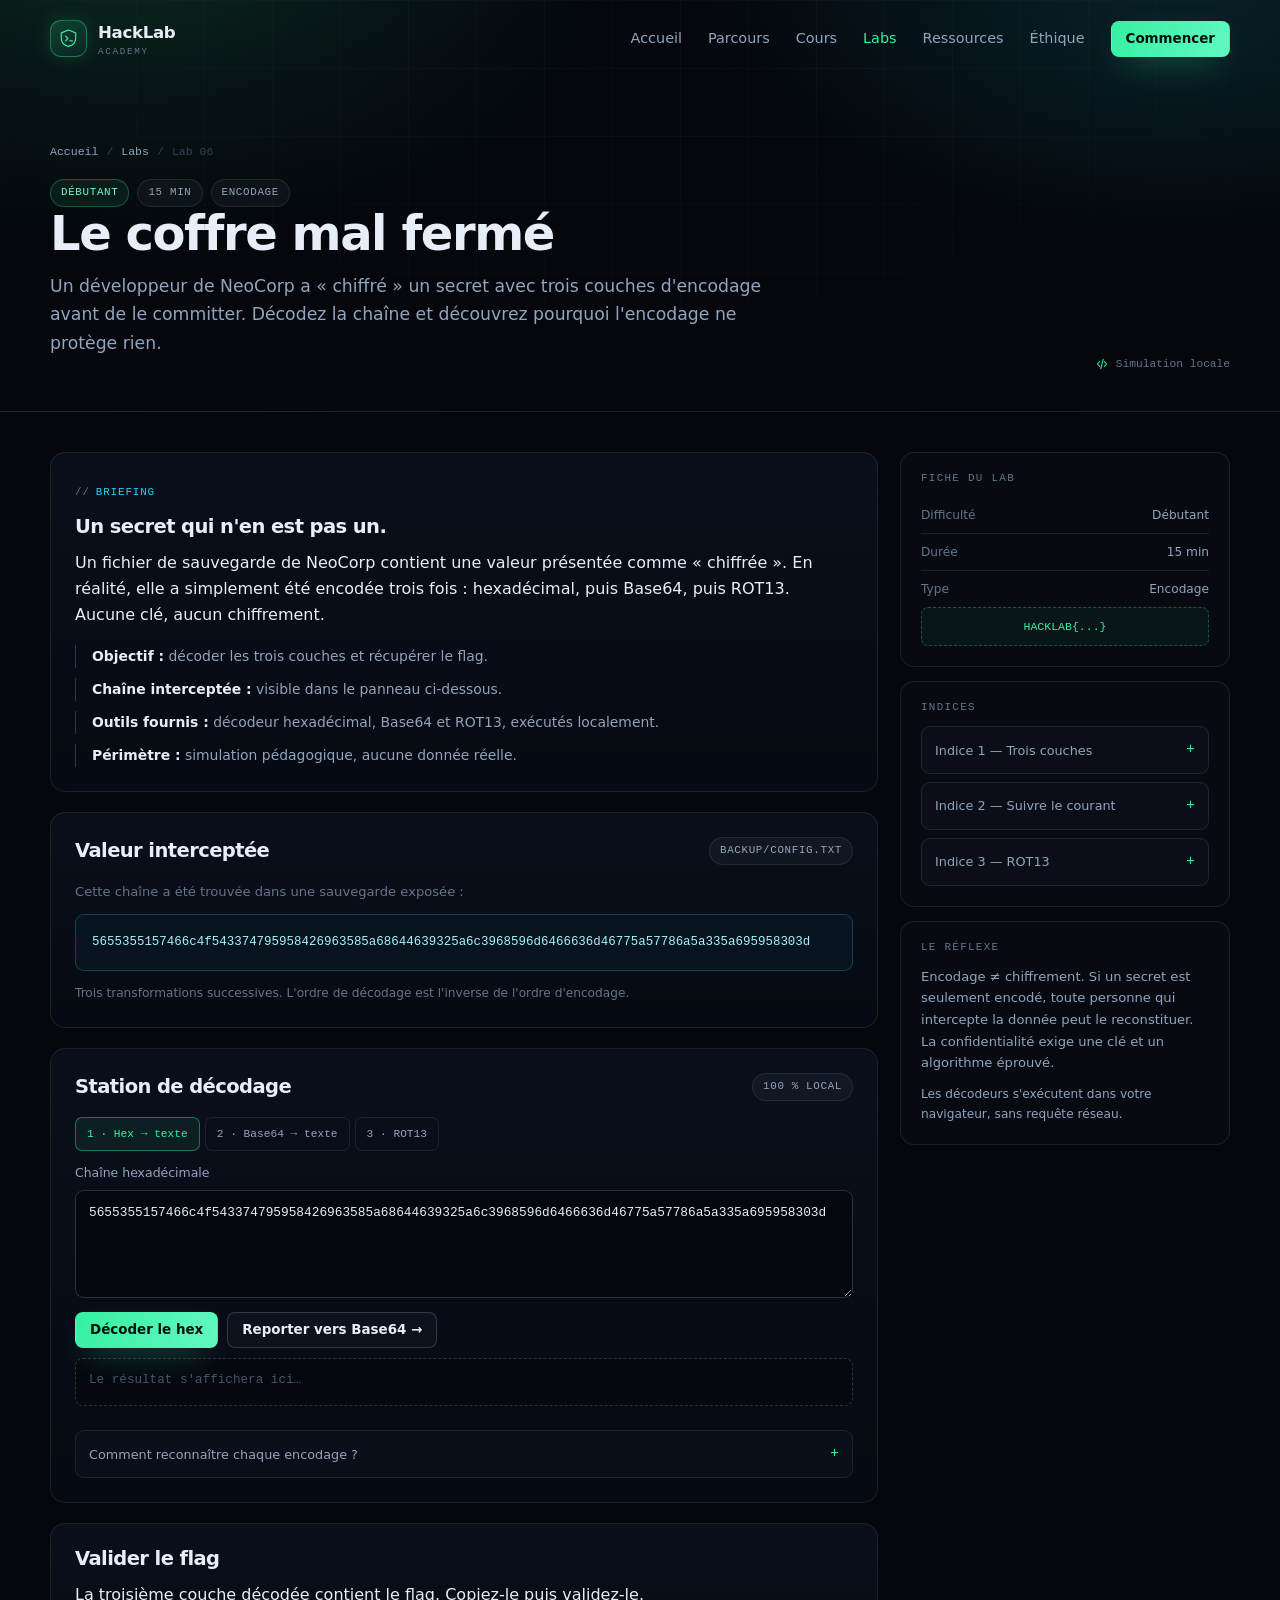
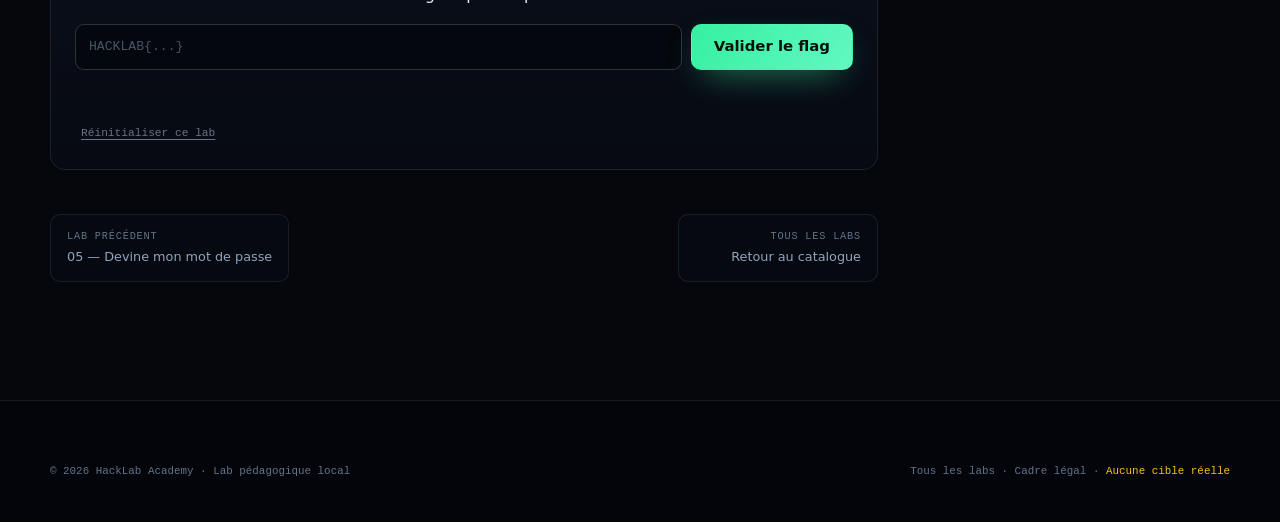
<file: labs/lab6-crypto.html>
<!DOCTYPE html>
<html lang="fr">
<head>
  <meta charset="UTF-8">
  <meta name="viewport" content="width=device-width, initial-scale=1.0">
  <title>Lab 06 — Le coffre mal fermé | HackLab Academy</title>
  <meta name="description" content="Lab débutant : décodez un flag caché derrière trois couches d'encodage (hexadécimal, Base64, ROT13) et comprenez la différence entre encodage et chiffrement.">
  <meta name="theme-color" content="#05070c">
  <meta http-equiv="Content-Security-Policy" content="default-src 'self' file: data:; script-src 'self' file: 'unsafe-inline'; style-src 'self' file: 'unsafe-inline' https://fonts.googleapis.com; font-src 'self' file: data: https://fonts.gstatic.com; img-src 'self' file: data:; connect-src 'self' file: https://fonts.googleapis.com https://fonts.gstatic.com; frame-src 'self' file:; object-src 'none'; base-uri 'none'; form-action 'self' file:">
  <meta name="referrer" content="strict-origin-when-cross-origin">
  <link rel="icon" href="../assets/img/favicon.svg" type="image/svg+xml">
  <link rel="preconnect" href="https://fonts.googleapis.com">
  <link rel="preconnect" href="https://fonts.gstatic.com" crossorigin>
  <link href="https://fonts.googleapis.com/css2?family=Inter:wght@400;500;600;700&family=JetBrains+Mono:wght@400;500&family=Space+Grotesk:wght@500;600;700&display=swap" rel="stylesheet">
  <link rel="stylesheet" href="../assets/css/style.css">
  <link rel="stylesheet" href="../assets/css/labs.css">
  <script>document.documentElement.classList.add('js');</script>
</head>
<body>
  <a class="skip-link" href="#contenu">Aller au contenu</a>

  <header class="site-header">
    <div class="container header-inner">
      <a class="logo" href="../index.html" aria-label="HackLab Academy, accueil">
        <span class="logo-mark" aria-hidden="true">
          <svg viewBox="0 0 32 32" fill="none">
            <path d="M16 3 27 7.5v8c0 6.5-4.6 10.8-11 12.5C9.6 26.3 5 22 5 15.5v-8L16 3Z" stroke="currentColor" stroke-width="1.8"/>
            <path d="m11.5 12.5 3.5 3.5-3.5 3.5M18 19.5h4" stroke="currentColor" stroke-width="1.8" stroke-linecap="round" stroke-linejoin="round"/>
          </svg>
        </span>
        <span class="logo-text">HackLab <small>Academy</small></span>
      </a>
      <nav class="main-nav" id="main-nav" aria-label="Navigation principale">
        <a href="../index.html">Accueil</a>
        <a href="../parcours.html">Parcours</a>
        <a href="../cours.html">Cours</a>
        <a href="../labs.html" aria-current="page">Labs</a>
        <a href="../ressources.html">Ressources</a>
        <a href="../ethique.html">Éthique</a>
        <a class="btn btn--sm btn--primary nav-cta" href="../parcours.html">Commencer</a>
      </nav>
      <button class="nav-toggle" type="button" aria-expanded="false" aria-controls="main-nav" aria-label="Ouvrir le menu">
        <span></span><span></span><span></span>
      </button>
    </div>
  </header>

  <main id="contenu">
    <section class="lab-hero">
      <div class="container">
        <nav class="breadcrumb" aria-label="Fil d'Ariane">
          <a href="../index.html">Accueil</a><span>/</span><a href="../labs.html">Labs</a><span>/</span><span>Lab 06</span>
        </nav>
        <div class="lab-title-row">
          <div>
            <div class="lab-meta">
              <span class="badge badge--beginner">Débutant</span>
              <span class="badge">15 min</span>
              <span class="badge">Encodage</span>
            </div>
            <h1>Le coffre mal fermé</h1>
            <p class="lead">Un développeur de NeoCorp a « chiffré » un secret avec trois couches d'encodage avant de le committer. Décodez la chaîne et découvrez pourquoi l'encodage ne protège rien.</p>
          </div>
          <span class="lab-hero__hint">
            <svg viewBox="0 0 24 24" fill="none" aria-hidden="true"><path d="m8 8-4 4 4 4M16 8l4 4-4 4M14 4l-4 16" stroke="currentColor" stroke-width="1.8" stroke-linecap="round" stroke-linejoin="round"/></svg>
            Simulation locale
          </span>
        </div>
      </div>
    </section>

    <section class="lab-body">
      <div class="container">
        <div class="lab-layout">
          <div class="lab-main">
            <article class="lab-panel">
              <span class="scenario-tag">Briefing</span>
              <h2>Un secret qui n'en est pas un.</h2>
              <p>Un fichier de sauvegarde de NeoCorp contient une valeur présentée comme « chiffrée ». En réalité, elle a simplement été encodée trois fois : hexadécimal, puis Base64, puis ROT13. Aucune clé, aucun chiffrement.</p>
              <ul class="brief-list">
                <li><strong>Objectif :</strong> décoder les trois couches et récupérer le flag.</li>
                <li><strong>Chaîne interceptée :</strong> visible dans le panneau ci-dessous.</li>
                <li><strong>Outils fournis :</strong> décodeur hexadécimal, Base64 et ROT13, exécutés localement.</li>
                <li><strong>Périmètre :</strong> simulation pédagogique, aucune donnée réelle.</li>
              </ul>
            </article>

            <article class="lab-panel">
              <div class="lab-panel__head">
                <h2>Valeur interceptée</h2>
                <span class="badge">backup/config.txt</span>
              </div>
              <p class="dim" style="font-size:.82rem;margin:0 0 12px">Cette chaîne a été trouvée dans une sauvegarde exposée :</p>
              <div class="cipher-box" id="cipher-box" aria-label="Chaîne encodée à décoder">Chargement…</div>
              <p class="dim" style="font-size:.76rem;margin:12px 0 0">Trois transformations successives. L'ordre de décodage est l'inverse de l'ordre d'encodage.</p>
            </article>

            <article class="lab-panel">
              <div class="lab-panel__head">
                <h2>Station de décodage</h2>
                <span class="badge">100 % local</span>
              </div>

              <div class="tool-tabs" role="tablist" aria-label="Outils de décodage">
                <button class="tool-tab is-active" type="button" role="tab" id="tab-hex" aria-controls="panel-hex" aria-selected="true" data-tool="hex">1 · Hex → texte</button>
                <button class="tool-tab" type="button" role="tab" id="tab-base64" aria-controls="panel-base64" aria-selected="false" data-tool="base64">2 · Base64 → texte</button>
                <button class="tool-tab" type="button" role="tab" id="tab-rot13" aria-controls="panel-rot13" aria-selected="false" data-tool="rot13">3 · ROT13</button>
              </div>

              <div class="tool-panel is-active" id="panel-hex" role="tabpanel" aria-labelledby="tab-hex" data-panel="hex">
                <div class="field">
                  <label for="hex-input">Chaîne hexadécimale</label>
                  <textarea class="textarea input--mono" id="hex-input" rows="4" spellcheck="false" autocomplete="off"></textarea>
                </div>
                <div class="btn-row">
                  <button class="btn btn--primary btn--sm" type="button" data-run="hex">Décoder le hex</button>
                  <button class="btn btn--ghost btn--sm" type="button" data-next="hex">Reporter vers Base64 →</button>
                </div>
                <div class="decode-output" id="hex-output" aria-live="polite"></div>
              </div>

              <div class="tool-panel" id="panel-base64" role="tabpanel" aria-labelledby="tab-base64" data-panel="base64">
                <div class="field">
                  <label for="base64-input">Chaîne Base64</label>
                  <textarea class="textarea input--mono" id="base64-input" rows="4" spellcheck="false" autocomplete="off" placeholder="Collez le résultat du décodage hexadécimal…"></textarea>
                </div>
                <div class="btn-row">
                  <button class="btn btn--primary btn--sm" type="button" data-run="base64">Décoder le Base64</button>
                  <button class="btn btn--ghost btn--sm" type="button" data-next="base64">Reporter vers ROT13 →</button>
                </div>
                <div class="decode-output" id="base64-output" aria-live="polite"></div>
              </div>

              <div class="tool-panel" id="panel-rot13" role="tabpanel" aria-labelledby="tab-rot13" data-panel="rot13">
                <div class="field">
                  <label for="rot13-input">Texte encodé en ROT13</label>
                  <textarea class="textarea input--mono" id="rot13-input" rows="4" spellcheck="false" autocomplete="off" placeholder="Collez le résultat du décodage Base64…"></textarea>
                </div>
                <div class="btn-row">
                  <button class="btn btn--primary btn--sm" type="button" data-run="rot13">Appliquer ROT13</button>
                  <button class="btn btn--ghost btn--sm" type="button" data-copy="" id="copy-flag" hidden>Copier le flag</button>
                </div>
                <div class="decode-output" id="rot13-output" aria-live="polite"></div>
              </div>

              <details class="hint mt-2">
                <summary>Comment reconnaître chaque encodage ?</summary>
                <div class="hint-body">
                  <ul class="brief-list">
                    <li><strong>Hexadécimal :</strong> uniquement des chiffres et les lettres a–f, par paires (deux caractères = un octet).</li>
                    <li><strong>Base64 :</strong> lettres, chiffres, <span class="code">+</span> et <span class="code">/</span>, souvent terminé par un ou deux <span class="code">=</span>.</li>
                    <li><strong>ROT13 :</strong> le texte reste lisible dans sa structure, mais chaque lettre est remplacée par celle située 13 positions plus loin.</li>
                  </ul>
                </div>
              </details>
            </article>

            <article class="lab-panel">
              <h2>Valider le flag</h2>
              <p>La troisième couche décodée contient le flag. Copiez-le puis validez-le.</p>
              <form class="flag-form" id="flag-form">
                <label class="sr-only" for="flag-input">Flag</label>
                <input class="input" type="text" id="flag-input" placeholder="HACKLAB{...}" autocomplete="off" spellcheck="false">
                <button class="btn btn--primary" type="submit">Valider le flag</button>
              </form>
              <p class="lab-feedback" id="flag-feedback" aria-live="polite"></p>

              <div class="lab-success" id="lab-success" hidden>
                <h3>
                  <svg viewBox="0 0 24 24" fill="none" aria-hidden="true"><path d="m5 13 4 4L19 7" stroke="currentColor" stroke-width="2.4" stroke-linecap="round" stroke-linejoin="round"/></svg>
                  Flag capturé
                </h3>
                <span class="flag-value"></span>
                <p>Trois couches d'encodage, zéro protection. Hexadécimal, Base64 et ROT13 ne sont pas du chiffrement : ce sont des représentations réversibles, sans clé secrète.</p>
                <p><strong>À retenir :</strong> l'encodage sert à transporter ou stocker des données, pas à les protéger. Pour la confidentialité, utilisez TLS 1.3 en transit et AES-GCM ou ChaCha20-Poly1305 au repos. Pour les mots de passe, utilisez Argon2id, scrypt ou bcrypt. Et ne committez jamais de secret, même encodé : utilisez un gestionnaire de secrets et faites tourner les clés exposées.</p>
              </div>

              <div class="mt-2">
                <button class="reset-link" type="button" data-reset-lab>Réinitialiser ce lab</button>
              </div>
            </article>

            <nav class="lab-nav" aria-label="Navigation entre les labs">
              <a href="lab5-bruteforce.html"><span>Lab précédent</span>05 — Devine mon mot de passe</a>
              <a href="../labs.html"><span>Tous les labs</span>Retour au catalogue</a>
            </nav>
          </div>

          <aside class="lab-sidebar">
            <div class="side-card">
              <h2>Fiche du lab</h2>
              <div class="side-meta"><span>Difficulté</span><strong>Débutant</strong></div>
              <div class="side-meta"><span>Durée</span><strong>15 min</strong></div>
              <div class="side-meta"><span>Type</span><strong>Encodage</strong></div>
              <p class="flag-format">HACKLAB{...}</p>
            </div>

            <div class="side-card">
              <h2>Indices</h2>
              <details class="hint">
                <summary>Indice 1 — Trois couches</summary>
                <div class="hint-body"><p>La chaîne de départ ne contient que des caractères hexadécimaux. Décodez-la d'abord : vous obtiendrez du Base64, puis un texte brouillé en ROT13.</p></div>
              </details>
              <details class="hint">
                <summary>Indice 2 — Suivre le courant</summary>
                <div class="hint-body"><p>Après chaque décodage, cliquez sur « Reporter vers… » pour envoyer le résultat dans l'outil suivant et changer d'onglet automatiquement.</p></div>
              </details>
              <details class="hint">
                <summary>Indice 3 — ROT13</summary>
                <div class="hint-body"><p>ROT13 est symétrique : appliquer la même opération décode le texte. Aucune clé à trouver, c'est précisément le problème.</p></div>
              </details>
            </div>

            <div class="side-card">
              <h2>Le réflexe</h2>
              <p>Encodage ≠ chiffrement. Si un secret est seulement encodé, toute personne qui intercepte la donnée peut le reconstituer. La confidentialité exige une clé et un algorithme éprouvé.</p>
              <p class="dim" style="font-size:.76rem">Les décodeurs s'exécutent dans votre navigateur, sans requête réseau.</p>
            </div>
          </aside>
        </div>
      </div>
    </section>
  </main>

  <footer class="site-footer">
    <div class="container">
      <div class="footer-bottom" style="border-top:0;padding-top:0">
        <p>© <span data-year>2026</span> HackLab Academy · Lab pédagogique local</p>
        <p><a href="../labs.html">Tous les labs</a> · <a href="../ethique.html">Cadre légal</a> · <span class="footer-warning">Aucune cible réelle</span></p>
      </div>
    </div>
  </footer>

  <script src="../assets/js/main.js"></script>
  <script src="../assets/js/lab-core.js"></script>
  <script>
    (function () {
      var FLAG = "HACKLAB{encoding_is_not_encryption}";

      function toHex(value) {
        var out = "";
        for (var i = 0; i < value.length; i += 1) {
          out += value.charCodeAt(i).toString(16).padStart(2, "0");
        }
        return out;
      }

      function rot13(value) {
        return value.replace(/[a-z]/gi, function (character) {
          var code = character.charCodeAt(0);
          var base = code >= 97 ? 97 : 65;
          return String.fromCharCode(base + ((code - base + 13) % 26));
        });
      }

      function decodeHex(value) {
        var clean = value.replace(/[\s:]/g, "");
        if (!clean) throw new Error("Collez d'abord une chaîne hexadécimale.");
        if (!/^[0-9a-f]+$/i.test(clean)) throw new Error("La chaîne contient des caractères qui ne sont pas hexadécimaux.");
        if (clean.length % 2 !== 0) throw new Error("Une chaîne hexadécimale doit contenir un nombre pair de caractères.");
        var out = "";
        for (var i = 0; i < clean.length; i += 2) {
          out += String.fromCharCode(parseInt(clean.slice(i, i + 2), 16));
        }
        return out;
      }

      function decodeBase64(value) {
        var clean = value.replace(/\s+/g, "");
        if (!clean) throw new Error("Collez d'abord une chaîne Base64.");
        if (!/^[A-Za-z0-9+/]+={0,2}$/.test(clean)) throw new Error("La chaîne n'est pas un Base64 valide.");
        try {
          return atob(clean);
        } catch (error) {
          throw new Error("Base64 invalide : vérifiez la longueur et le padding.");
        }
      }

      var CIPHER = toHex(btoa(rot13(FLAG)));
      document.getElementById("cipher-box").textContent = CIPHER;
      document.getElementById("hex-input").value = CIPHER;

      var tools = {
        hex: {
          input: document.getElementById("hex-input"),
          output: document.getElementById("hex-output"),
          decode: decodeHex,
          next: "base64"
        },
        base64: {
          input: document.getElementById("base64-input"),
          output: document.getElementById("base64-output"),
          decode: decodeBase64,
          next: "rot13"
        },
        rot13: {
          input: document.getElementById("rot13-input"),
          output: document.getElementById("rot13-output"),
          decode: rot13,
          next: null
        }
      };

      var tabs = Array.prototype.slice.call(document.querySelectorAll(".tool-tab"));
      var panels = Array.prototype.slice.call(document.querySelectorAll(".tool-panel"));

      function activate(name) {
        tabs.forEach(function (tab) {
          var active = tab.getAttribute("data-tool") === name;
          tab.classList.toggle("is-active", active);
          tab.setAttribute("aria-selected", String(active));
        });
        panels.forEach(function (panel) {
          panel.classList.toggle("is-active", panel.getAttribute("data-panel") === name);
        });
      }

      tabs.forEach(function (tab) {
        tab.addEventListener("click", function () {
          activate(tab.getAttribute("data-tool"));
        });
      });

      document.querySelectorAll("[data-run]").forEach(function (button) {
        button.addEventListener("click", function () {
          var key = button.getAttribute("data-run");
          var tool = tools[key];
          var output = tool.output;
          try {
            var result = tool.decode(tool.input.value);
            output.textContent = result;
            output.className = "decode-output";
            if (key === "rot13") {
              var copyFlag = document.getElementById("copy-flag");
              if (result.indexOf("HACKLAB{") !== -1) {
                copyFlag.hidden = false;
                copyFlag.setAttribute("data-copy", result.trim());
                output.textContent = result + "\n\nFlag décodé — copiez-le dans la zone de validation.";
              } else {
                copyFlag.hidden = true;
              }
            }
          } catch (error) {
            output.textContent = "Erreur : " + error.message;
            output.className = "decode-output is-error";
          }
        });
      });

      document.querySelectorAll("[data-next]").forEach(function (button) {
        button.addEventListener("click", function () {
          var key = button.getAttribute("data-next");
          var current = tools[key];
          var nextKey = current.next;
          if (!nextKey) return;
          var value = current.output.textContent;
          if (!value || value.indexOf("Erreur :") === 0) {
            current.output.textContent = "Décodez d'abord cette couche, puis reportez le résultat.";
            current.output.className = "decode-output is-error";
            return;
          }
          tools[nextKey].input.value = value;
          activate(nextKey);
          tools[nextKey].input.focus();
        });
      });
    })();

    HLA.initLab({
      id: "lab6-crypto",
      flag: "HACKLAB{encoding_is_not_encryption}",
      form: "flag-form",
      input: "flag-input",
      feedback: "flag-feedback",
      success: "lab-success"
    });
  </script>
</body>
</html>
</file>
<file: assets/css/style.css>
/* ==========================================================================
   HackLab Academy — Design system
   ========================================================================== */

:root {
  --bg: #05070c;
  --bg-soft: #080c15;
  --surface: #0b1220;
  --surface-2: #0f172a;
  --border: rgba(148, 163, 184, 0.14);
  --border-strong: rgba(148, 163, 184, 0.28);
  --text: #e8eef8;
  --muted: #91a4be;
  --dim: #64748b;
  --brand: #35f0a1;
  --brand-soft: rgba(53, 240, 161, 0.1);
  --brand-2: #22d3ee;
  --violet: #a78bfa;
  --danger: #f87171;
  --warn: #fbbf24;
  --radius: 18px;
  --radius-sm: 12px;
  --max: 1180px;
  --font-display: "Space Grotesk", "Segoe UI", system-ui, sans-serif;
  --font-body: "Inter", "Segoe UI", system-ui, sans-serif;
  --font-mono: "JetBrains Mono", "Cascadia Code", Consolas, monospace;
  --shadow: 0 30px 80px -32px rgba(0, 0, 0, 0.95);
  --glow: 0 24px 70px -34px rgba(53, 240, 161, 0.45);
}

*,
*::before,
*::after { box-sizing: border-box; }

html {
  scroll-behavior: smooth;
  -webkit-text-size-adjust: 100%;
  scroll-padding-top: 100px;
}

body {
  margin: 0;
  min-height: 100vh;
  overflow-x: hidden;
  background:
    radial-gradient(1000px 560px at 12% -12%, rgba(53, 240, 161, 0.1), transparent 62%),
    radial-gradient(900px 520px at 92% -4%, rgba(34, 211, 238, 0.09), transparent 60%),
    var(--bg);
  color: var(--text);
  font-family: var(--font-body);
  font-size: 16px;
  line-height: 1.65;
  -webkit-font-smoothing: antialiased;
}

body::before {
  content: "";
  position: fixed;
  inset: 0;
  z-index: 0;
  pointer-events: none;
  background-image:
    linear-gradient(rgba(148, 163, 184, 0.045) 1px, transparent 1px),
    linear-gradient(90deg, rgba(148, 163, 184, 0.045) 1px, transparent 1px);
  background-size: 68px 68px;
  -webkit-mask-image: radial-gradient(ellipse 90% 70% at 50% 0%, #000 20%, transparent 78%);
  mask-image: radial-gradient(ellipse 90% 70% at 50% 0%, #000 20%, transparent 78%);
}

main,
.site-header,
.site-footer { position: relative; z-index: 1; }

img,
svg { display: block; max-width: 100%; }

a { color: inherit; text-decoration: none; }
button,
input,
select,
textarea { font: inherit; }
button { cursor: pointer; }
[hidden] { display: none !important; }

h1, h2, h3, h4 {
  margin: 0 0 16px;
  font-family: var(--font-display);
  font-weight: 700;
  line-height: 1.1;
  letter-spacing: -0.03em;
}

h1 { font-size: clamp(2.6rem, 6vw, 4.4rem); }
h2 { font-size: clamp(1.9rem, 3.6vw, 2.8rem); }
h3 { font-size: 1.15rem; }
p { margin: 0 0 16px; }

ul, ol { margin: 0 0 16px; padding-left: 1.2em; }

::selection {
  background: rgba(53, 240, 161, 0.28);
  color: #fff;
}

:focus-visible {
  outline: 2px solid var(--brand);
  outline-offset: 3px;
}

::-webkit-scrollbar { width: 10px; height: 10px; }
::-webkit-scrollbar-track { background: var(--bg); }
::-webkit-scrollbar-thumb {
  background: #1e293b;
  border: 2px solid var(--bg);
  border-radius: 10px;
}
::-webkit-scrollbar-thumb:hover { background: #334155; }

.container {
  width: min(var(--max), calc(100% - 48px));
  margin-inline: auto;
}

.section { padding: 96px 0; }
.section--tight { padding: 64px 0; }
.section--bordered { border-top: 1px solid var(--border); }

.section-head {
  display: flex;
  align-items: flex-end;
  justify-content: space-between;
  gap: 24px;
  flex-wrap: wrap;
  margin-bottom: 42px;
}
.section-head h2 { margin-bottom: 8px; }
.section-head p { max-width: 62ch; margin: 0; color: var(--muted); }
.section-head .kicker { margin-bottom: 12px; }

.kicker {
  display: inline-flex;
  align-items: center;
  gap: 8px;
  margin-bottom: 14px;
  color: var(--brand);
  font-family: var(--font-mono);
  font-size: 0.72rem;
  font-weight: 500;
  letter-spacing: 0.16em;
  text-transform: uppercase;
}
.kicker::before {
  content: "";
  width: 18px;
  height: 1px;
  background: var(--brand);
  opacity: 0.7;
}

.lead {
  max-width: 66ch;
  color: var(--muted);
  font-size: 1.08rem;
}
.text-gradient {
  background: linear-gradient(100deg, var(--brand) 15%, var(--brand-2) 90%);
  -webkit-background-clip: text;
  background-clip: text;
  color: transparent;
}
.mono { font-family: var(--font-mono); }
.muted { color: var(--muted); }
.dim { color: var(--dim); }
.sr-only {
  position: absolute;
  width: 1px;
  height: 1px;
  padding: 0;
  margin: -1px;
  overflow: hidden;
  clip: rect(0, 0, 0, 0);
  white-space: nowrap;
  border: 0;
}

.skip-link {
  position: fixed;
  top: -80px;
  left: 16px;
  z-index: 300;
  padding: 12px 18px;
  border-radius: 8px;
  background: var(--brand);
  color: #04120c;
  font-weight: 700;
  transition: top 0.2s ease;
}
.skip-link:focus { top: 16px; }

/* --------------------------------------------------------------------------
   Header
   -------------------------------------------------------------------------- */

.site-header {
  position: fixed;
  inset: 0 0 auto;
  z-index: 100;
  border-bottom: 1px solid transparent;
  transition: background 0.25s ease, border-color 0.25s ease;
}
.site-header.is-scrolled {
  background: rgba(5, 7, 12, 0.82);
  border-bottom-color: var(--border);
  -webkit-backdrop-filter: blur(18px);
  backdrop-filter: blur(18px);
}

.header-inner {
  display: flex;
  align-items: center;
  justify-content: space-between;
  gap: 24px;
  height: 78px;
}

.logo {
  display: inline-flex;
  align-items: center;
  gap: 11px;
  flex: 0 0 auto;
  font-family: var(--font-display);
  font-size: 1.04rem;
  font-weight: 700;
  letter-spacing: -0.02em;
}
.logo-mark {
  display: grid;
  place-items: center;
  width: 37px;
  height: 37px;
  border: 1px solid rgba(53, 240, 161, 0.35);
  border-radius: 11px;
  background: linear-gradient(145deg, rgba(53, 240, 161, 0.18), rgba(34, 211, 238, 0.06));
  color: var(--brand);
  box-shadow: 0 0 26px -10px rgba(53, 240, 161, 0.7);
}
.logo-mark svg { width: 21px; height: 21px; }
.logo-text small {
  display: block;
  margin-top: -2px;
  color: var(--dim);
  font-family: var(--font-mono);
  font-size: 0.58rem;
  font-weight: 400;
  letter-spacing: 0.18em;
  text-transform: uppercase;
}

.main-nav {
  display: flex;
  align-items: center;
  gap: 2px;
}
.main-nav a:not(.btn) {
  padding: 9px 12px;
  border-radius: 8px;
  color: var(--muted);
  font-size: 0.9rem;
  font-weight: 500;
  transition: color 0.2s ease, background 0.2s ease;
}
.main-nav a:not(.btn):hover { color: var(--text); background: rgba(148, 163, 184, 0.07); }
.main-nav a[aria-current="page"] { color: var(--brand); }
.nav-cta { margin-left: 12px; }

.nav-toggle {
  display: none;
  flex-direction: column;
  justify-content: center;
  gap: 5px;
  width: 42px;
  height: 42px;
  padding: 10px;
  border: 1px solid var(--border);
  border-radius: 10px;
  background: rgba(148, 163, 184, 0.04);
}
.nav-toggle span {
  display: block;
  width: 100%;
  height: 2px;
  border-radius: 2px;
  background: var(--text);
  transition: transform 0.25s ease, opacity 0.25s ease;
}
.nav-toggle[aria-expanded="true"] span:nth-child(1) { transform: translateY(7px) rotate(45deg); }
.nav-toggle[aria-expanded="true"] span:nth-child(2) { opacity: 0; }
.nav-toggle[aria-expanded="true"] span:nth-child(3) { transform: translateY(-7px) rotate(-45deg); }

/* --------------------------------------------------------------------------
   Buttons & badges
   -------------------------------------------------------------------------- */

.btn {
  display: inline-flex;
  align-items: center;
  justify-content: center;
  gap: 9px;
  padding: 13px 22px;
  border: 1px solid transparent;
  border-radius: 10px;
  font-family: var(--font-body);
  font-size: 0.93rem;
  font-weight: 600;
  line-height: 1.2;
  white-space: nowrap;
  transition: transform 0.2s ease, box-shadow 0.2s ease, border-color 0.2s ease, background 0.2s ease, color 0.2s ease;
}
.btn svg { width: 16px; height: 16px; flex: 0 0 auto; }
.btn--primary {
  background: linear-gradient(120deg, var(--brand), #62f8c1);
  color: #04120c;
  box-shadow: 0 12px 34px -14px rgba(53, 240, 161, 0.75);
}
.btn--primary:hover {
  transform: translateY(-2px);
  box-shadow: 0 18px 42px -14px rgba(53, 240, 161, 0.9);
}
.btn--ghost {
  border-color: var(--border-strong);
  background: rgba(148, 163, 184, 0.04);
  color: var(--text);
}
.btn--ghost:hover {
  border-color: rgba(53, 240, 161, 0.45);
  background: var(--brand-soft);
  color: var(--brand);
}
.btn--sm { padding: 9px 14px; border-radius: 8px; font-size: 0.84rem; }
.btn--block { width: 100%; }
.btn:disabled,
.btn[disabled] {
  opacity: 0.4;
  cursor: not-allowed;
  pointer-events: none;
  transform: none;
  box-shadow: none;
}

.badge {
  display: inline-flex;
  align-items: center;
  gap: 6px;
  padding: 4px 10px;
  border: 1px solid var(--border);
  border-radius: 999px;
  background: rgba(148, 163, 184, 0.06);
  color: var(--muted);
  font-family: var(--font-mono);
  font-size: 0.68rem;
  font-weight: 500;
  letter-spacing: 0.06em;
  text-transform: uppercase;
  white-space: nowrap;
}
.badge--beginner { border-color: rgba(53, 240, 161, 0.28); background: rgba(53, 240, 161, 0.08); color: #7ef0c4; }
.badge--intermediate { border-color: rgba(34, 211, 238, 0.28); background: rgba(34, 211, 238, 0.08); color: #7dd3fc; }
.badge--advanced { border-color: rgba(251, 191, 36, 0.26); background: rgba(251, 191, 36, 0.07); color: #fcd34d; }
.badge--pro { border-color: rgba(167, 139, 250, 0.3); background: rgba(167, 139, 250, 0.08); color: #c4b5fd; }
.badge--danger { border-color: rgba(248, 113, 113, 0.3); background: rgba(248, 113, 113, 0.08); color: #fca5a5; }
.badge--live::before {
  content: "";
  width: 6px;
  height: 6px;
  border-radius: 50%;
  background: var(--brand);
  box-shadow: 0 0 10px var(--brand);
}

/* --------------------------------------------------------------------------
   Hero
   -------------------------------------------------------------------------- */

.hero {
  position: relative;
  overflow: hidden;
  padding: 158px 0 76px;
}
.hero-grid {
  display: grid;
  grid-template-columns: minmax(0, 1.04fr) minmax(0, 0.96fr);
  gap: 58px;
  align-items: center;
}
.hero-copy { max-width: 56ch; }
.hero h1 { margin-bottom: 22px; }
.hero h1 .line { display: block; }
.hero .lead { font-size: 1.12rem; max-width: 52ch; }
.hero-actions {
  display: flex;
  flex-wrap: wrap;
  gap: 12px;
  margin: 30px 0 20px;
}
.hero-meta {
  display: flex;
  flex-wrap: wrap;
  gap: 8px 20px;
  color: var(--dim);
  font-size: 0.8rem;
}
.hero-meta span { display: inline-flex; align-items: center; gap: 7px; }
.hero-meta svg { width: 14px; height: 14px; color: var(--brand); }

.hero-visual { position: relative; }
.hero-visual::before {
  content: "";
  position: absolute;
  inset: -18% -12%;
  z-index: -1;
  background: radial-gradient(circle at 50% 45%, rgba(53, 240, 161, 0.14), transparent 62%);
  filter: blur(22px);
}

.terminal {
  position: relative;
  overflow: hidden;
  border: 1px solid var(--border-strong);
  border-radius: 16px;
  background: linear-gradient(170deg, rgba(13, 20, 34, 0.96), rgba(5, 8, 14, 0.98));
  box-shadow: var(--shadow), var(--glow);
}
.terminal::after {
  content: "";
  position: absolute;
  inset: 0;
  pointer-events: none;
  background: repeating-linear-gradient(0deg, transparent 0 3px, rgba(255, 255, 255, 0.012) 3px 4px);
}
.terminal-bar {
  display: flex;
  align-items: center;
  gap: 7px;
  padding: 12px 15px;
  border-bottom: 1px solid var(--border);
  background: rgba(148, 163, 184, 0.03);
}
.terminal-dot { width: 10px; height: 10px; border-radius: 50%; }
.terminal-dot:nth-child(1) { background: #ff5f57; }
.terminal-dot:nth-child(2) { background: #febc2e; }
.terminal-dot:nth-child(3) { background: #28c840; }
.terminal-title {
  margin-left: auto;
  color: var(--dim);
  font-family: var(--font-mono);
  font-size: 0.68rem;
}
.terminal-body {
  padding: 24px 22px 26px;
  overflow-x: auto;
  font-family: var(--font-mono);
  font-size: 0.81rem;
  line-height: 1.95;
}
.t-line { white-space: pre-wrap; color: #cbd5e1; }
.t-line + .t-line { margin-top: 2px; }
.t-prompt { color: var(--brand); }
.t-path { color: var(--brand-2); }
.t-cmd { color: #f8fafc; }
.t-ok { color: var(--brand); }
.t-warn { color: var(--warn); }
.t-muted { color: var(--dim); }
.t-erase { animation: fadeUp 0.6s ease both; }
.cursor {
  display: inline-block;
  width: 8px;
  height: 15px;
  margin-left: 3px;
  vertical-align: -2px;
  background: var(--brand);
  animation: blink 1.05s steps(1) infinite;
}

.status-row {
  display: flex;
  flex-wrap: wrap;
  gap: 10px;
  margin-top: 16px;
}
.status-chip {
  display: inline-flex;
  align-items: center;
  gap: 8px;
  padding: 9px 13px;
  border: 1px solid var(--border);
  border-radius: 9px;
  background: rgba(8, 12, 21, 0.72);
  color: var(--muted);
  font-family: var(--font-mono);
  font-size: 0.7rem;
}
.status-chip i {
  width: 6px;
  height: 6px;
  border-radius: 50%;
  background: var(--brand);
  box-shadow: 0 0 8px var(--brand);
}

/* --------------------------------------------------------------------------
   Stats
   -------------------------------------------------------------------------- */

.stats {
  display: grid;
  grid-template-columns: repeat(4, 1fr);
  gap: 1px;
  overflow: hidden;
  margin-top: 58px;
  border: 1px solid var(--border);
  border-radius: 16px;
  background: var(--border);
}
.stat {
  padding: 24px 20px;
  text-align: center;
  background: rgba(7, 11, 19, 0.92);
}
.stat strong {
  display: block;
  margin-bottom: 2px;
  font-family: var(--font-display);
  font-size: 1.85rem;
  font-weight: 700;
  letter-spacing: -0.03em;
}
.stat strong span { color: var(--brand); }
.stat > span {
  color: var(--dim);
  font-family: var(--font-mono);
  font-size: 0.67rem;
  letter-spacing: 0.08em;
  text-transform: uppercase;
}

/* --------------------------------------------------------------------------
   Cards
   -------------------------------------------------------------------------- */

.card {
  position: relative;
  display: flex;
  flex-direction: column;
  padding: 26px;
  overflow: hidden;
  border: 1px solid var(--border);
  border-radius: var(--radius);
  background: linear-gradient(180deg, rgba(15, 23, 42, 0.58), rgba(7, 11, 19, 0.9));
  transition: transform 0.25s ease, border-color 0.25s ease, box-shadow 0.25s ease;
}
.card::before {
  content: "";
  position: absolute;
  inset: 0 0 auto;
  height: 1px;
  background: linear-gradient(90deg, transparent, rgba(53, 240, 161, 0.4), transparent);
  opacity: 0;
  transition: opacity 0.25s ease;
}
.card:hover {
  transform: translateY(-4px);
  border-color: rgba(53, 240, 161, 0.32);
  box-shadow: 0 26px 64px -34px rgba(53, 240, 161, 0.35);
}
.card:hover::before { opacity: 1; }
.card h3 { margin: 0 0 9px; }
.card p { margin: 0; color: var(--muted); font-size: 0.91rem; }
.card-top {
  display: flex;
  align-items: center;
  justify-content: space-between;
  gap: 12px;
  margin-bottom: 18px;
}
.card-icon {
  display: grid;
  place-items: center;
  width: 42px;
  height: 42px;
  border: 1px solid rgba(53, 240, 161, 0.2);
  border-radius: 12px;
  background: var(--brand-soft);
  color: var(--brand);
}
.card-icon svg { width: 20px; height: 20px; }
.card-num {
  color: var(--dim);
  font-family: var(--font-mono);
  font-size: 0.7rem;
  letter-spacing: 0.1em;
}
.card-arrow {
  display: inline-flex;
  align-items: center;
  gap: 7px;
  margin-top: 22px;
  color: var(--brand);
  font-size: 0.82rem;
  font-weight: 600;
}
.card-arrow svg { width: 14px; height: 14px; transition: transform 0.2s ease; }
.card:hover .card-arrow svg { transform: translateX(3px); }

/* Phase cards (home) */
.phase-cards {
  display: grid;
  grid-template-columns: repeat(4, 1fr);
  gap: 16px;
}
.phase-card { padding: 24px; }
.phase-card__num {
  margin-bottom: 36px;
  color: var(--brand);
  font-family: var(--font-mono);
  font-size: 0.7rem;
  letter-spacing: 0.16em;
}
.phase-card h3 { font-size: 1.2rem; }
.phase-card p { font-size: 0.87rem; }
.phase-card ul {
  display: grid;
  gap: 7px;
  margin: 16px 0 22px;
  padding: 0;
  list-style: none;
  color: var(--muted);
  font-size: 0.83rem;
}
.phase-card li::before {
  content: "›";
  margin-right: 7px;
  color: var(--brand);
}
.phase-card .card-arrow { margin-top: auto; padding-top: 0; }

/* Features */
.features {
  display: grid;
  grid-template-columns: repeat(3, 1fr);
  gap: 18px;
}
.feature { padding: 28px; }
.feature-icon {
  display: grid;
  place-items: center;
  width: 44px;
  height: 44px;
  margin-bottom: 20px;
  border: 1px solid rgba(53, 240, 161, 0.2);
  border-radius: 12px;
  background: var(--brand-soft);
  color: var(--brand);
}
.feature-icon svg { width: 21px; height: 21px; }

/* Providers */
.provider-strip {
  display: flex;
  flex-wrap: wrap;
  gap: 10px;
  margin-top: 26px;
}
.provider {
  padding: 10px 15px;
  border: 1px solid var(--border);
  border-radius: 9px;
  background: rgba(8, 12, 21, 0.6);
  color: var(--muted);
  font-family: var(--font-mono);
  font-size: 0.75rem;
}
.provider:hover { border-color: rgba(53, 240, 161, 0.3); color: var(--brand); }

/* CTA */
.cta-panel {
  position: relative;
  overflow: hidden;
  padding: 58px 40px;
  border: 1px solid rgba(53, 240, 161, 0.22);
  border-radius: 24px;
  background:
    radial-gradient(700px 300px at 50% 0%, rgba(53, 240, 161, 0.14), transparent 70%),
    linear-gradient(180deg, rgba(15, 23, 42, 0.7), rgba(6, 10, 18, 0.95));
  text-align: center;
}
.cta-panel::before {
  content: "";
  position: absolute;
  inset: auto 0 0;
  height: 1px;
  background: linear-gradient(90deg, transparent, rgba(34, 211, 238, 0.55), transparent);
}
.cta-panel h2 { max-width: 20ch; margin-inline: auto; }
.cta-panel p { max-width: 58ch; margin-inline: auto; color: var(--muted); }
.cta-actions {
  display: flex;
  flex-wrap: wrap;
  justify-content: center;
  gap: 12px;
  margin-top: 26px;
}

/* --------------------------------------------------------------------------
   Inner page hero
   -------------------------------------------------------------------------- */

.page-hero {
  padding: 150px 0 62px;
  border-bottom: 1px solid var(--border);
  background:
    radial-gradient(900px 420px at 15% 0%, rgba(53, 240, 161, 0.09), transparent 65%),
    radial-gradient(700px 380px at 90% 10%, rgba(34, 211, 238, 0.06), transparent 65%);
}
.page-hero h1 { margin: 14px 0 16px; font-size: clamp(2.3rem, 5vw, 3.55rem); }
.page-hero .lead { max-width: 70ch; }
.page-hero__meta {
  display: flex;
  flex-wrap: wrap;
  gap: 8px;
  margin-top: 22px;
}
.page-hero__actions {
  display: flex;
  flex-wrap: wrap;
  gap: 12px;
  margin-top: 28px;
}

.breadcrumb {
  display: flex;
  align-items: center;
  flex-wrap: wrap;
  gap: 8px;
  color: var(--dim);
  font-family: var(--font-mono);
  font-size: 0.72rem;
}
.breadcrumb a { color: var(--muted); }
.breadcrumb a:hover { color: var(--brand); }
.breadcrumb span { color: #334155; }

/* --------------------------------------------------------------------------
   Roadmap
   -------------------------------------------------------------------------- */

.progress-panel {
  display: flex;
  align-items: center;
  gap: 20px;
  flex-wrap: wrap;
  margin-top: 30px;
  padding: 18px 20px;
  border: 1px solid var(--border);
  border-radius: 14px;
  background: rgba(8, 12, 21, 0.72);
}
.progress-panel__text { min-width: 170px; }
.progress-panel__text strong {
  display: block;
  font-family: var(--font-mono);
  font-size: 0.72rem;
  font-weight: 500;
  letter-spacing: 0.06em;
  text-transform: uppercase;
  color: var(--muted);
}
.progress-panel__text span { color: var(--text); font-size: 0.88rem; }
.progress-panel .progress { flex: 1; min-width: 160px; }
.progress {
  height: 7px;
  overflow: hidden;
  border-radius: 999px;
  background: rgba(148, 163, 184, 0.12);
}
.progress__bar {
  width: 0;
  height: 100%;
  border-radius: inherit;
  background: linear-gradient(90deg, var(--brand), var(--brand-2));
  transition: width 0.35s ease;
}
.reset-link {
  border: 0;
  background: none;
  color: var(--dim);
  font-family: var(--font-mono);
  font-size: 0.7rem;
  text-decoration: underline;
  text-underline-offset: 3px;
}
.reset-link:hover { color: var(--danger); }

.roadmap { display: grid; gap: 42px; }
.phase-block {
  display: grid;
  grid-template-columns: 72px minmax(0, 1fr);
  gap: 24px;
}
.phase-rail {
  display: flex;
  flex-direction: column;
  align-items: center;
  gap: 12px;
}
.phase-number {
  display: grid;
  place-items: center;
  width: 56px;
  height: 56px;
  border: 1px solid rgba(53, 240, 161, 0.28);
  border-radius: 15px;
  background: linear-gradient(160deg, rgba(53, 240, 161, 0.14), rgba(34, 211, 238, 0.04));
  color: var(--brand);
  font-family: var(--font-display);
  font-size: 1.05rem;
  font-weight: 700;
  box-shadow: 0 0 30px -12px rgba(53, 240, 161, 0.6);
}
.phase-line {
  flex: 1;
  width: 1px;
  min-height: 40px;
  background: linear-gradient(var(--border-strong), transparent);
}
.phase-content { padding-bottom: 6px; min-width: 0; }
.phase-head {
  display: flex;
  align-items: flex-start;
  justify-content: space-between;
  gap: 16px;
  flex-wrap: wrap;
  margin-bottom: 6px;
}
.phase-head h2 { margin: 0; font-size: clamp(1.5rem, 2.6vw, 1.9rem); }
.phase-sub { margin: 0 0 18px; color: var(--muted); font-size: 0.9rem; }
.skill-chips {
  display: flex;
  flex-wrap: wrap;
  gap: 6px;
  margin: 0 0 20px;
}
.skill-chips span {
  padding: 3px 8px;
  border: 1px solid var(--border);
  border-radius: 5px;
  background: rgba(148, 163, 184, 0.04);
  color: var(--dim);
  font-family: var(--font-mono);
  font-size: 0.66rem;
}

.module-grid {
  display: grid;
  grid-template-columns: repeat(2, minmax(0, 1fr));
  gap: 12px;
}
.module-card {
  display: flex;
  gap: 12px;
  padding: 16px;
  border: 1px solid var(--border);
  border-radius: 12px;
  background: rgba(8, 12, 21, 0.55);
  transition: border-color 0.2s ease, background 0.2s ease;
}
.module-card:has(input:checked) {
  border-color: rgba(53, 240, 161, 0.3);
  background: rgba(53, 240, 161, 0.04);
}
.module-check { flex: 0 0 auto; padding-top: 2px; }
.module-check input {
  position: relative;
  width: 18px;
  height: 18px;
  margin: 0;
  border: 1px solid var(--border-strong);
  border-radius: 5px;
  background: transparent;
  -webkit-appearance: none;
  appearance: none;
  cursor: pointer;
}
.module-check input:checked {
  border-color: var(--brand);
  background: var(--brand);
}
.module-check input:checked::after {
  content: "";
  position: absolute;
  top: 2px;
  left: 5px;
  width: 5px;
  height: 9px;
  border: solid #04120c;
  border-width: 0 2px 2px 0;
  transform: rotate(45deg);
}
.module-body { min-width: 0; }
.module-card h3 {
  margin: 0 0 4px;
  font-family: var(--font-body);
  font-size: 0.92rem;
  font-weight: 600;
  letter-spacing: 0;
}
.module-card p {
  margin: 0 0 8px;
  color: var(--dim);
  font-size: 0.78rem;
  line-height: 1.5;
}
.module-tags {
  display: flex;
  flex-wrap: wrap;
  gap: 6px;
  margin-bottom: 7px;
}
.module-tags span {
  color: #7c8ca4;
  font-family: var(--font-mono);
  font-size: 0.62rem;
}
.module-tags span::before { content: "#"; color: #334155; }
.module-res { display: flex; flex-wrap: wrap; gap: 10px; }
.module-res a {
  color: var(--brand-2);
  font-size: 0.72rem;
  text-decoration: underline;
  text-decoration-color: rgba(34, 211, 238, 0.3);
  text-underline-offset: 3px;
}
.module-res a:hover { color: var(--brand); }

/* Tables */
.table-wrap {
  overflow-x: auto;
  border: 1px solid var(--border);
  border-radius: 14px;
  background: rgba(8, 12, 21, 0.5);
}
.data-table {
  width: 100%;
  min-width: 650px;
  border-collapse: collapse;
  font-size: 0.86rem;
}
.data-table th {
  padding: 14px 18px;
  background: rgba(148, 163, 184, 0.05);
  color: var(--muted);
  font-family: var(--font-mono);
  font-size: 0.68rem;
  font-weight: 500;
  letter-spacing: 0.1em;
  text-align: left;
  text-transform: uppercase;
}
.data-table td {
  padding: 14px 18px;
  border-top: 1px solid var(--border);
  color: var(--muted);
  vertical-align: top;
}
.data-table td strong { color: var(--text); font-weight: 600; }
.data-table tr:hover td { background: rgba(148, 163, 184, 0.025); }
.data-table .mono { color: var(--brand-2); font-size: 0.76rem; }

/* --------------------------------------------------------------------------
   Catalogue
   -------------------------------------------------------------------------- */

.catalog-toolbar {
  display: flex;
  align-items: center;
  justify-content: space-between;
  gap: 16px;
  flex-wrap: wrap;
  margin-bottom: 20px;
  padding: 16px;
  border: 1px solid var(--border);
  border-radius: 14px;
  background: rgba(8, 12, 21, 0.72);
}
.filter-chips { display: flex; flex-wrap: wrap; gap: 6px; }
.chip {
  padding: 8px 13px;
  border: 1px solid var(--border);
  border-radius: 8px;
  background: transparent;
  color: var(--muted);
  font-size: 0.8rem;
  font-weight: 500;
  transition: all 0.18s ease;
}
.chip:hover { border-color: var(--border-strong); color: var(--text); }
.chip.is-active {
  border-color: rgba(53, 240, 161, 0.4);
  background: var(--brand-soft);
  color: var(--brand);
}
.catalog-fields {
  display: flex;
  align-items: center;
  gap: 10px;
  flex-wrap: wrap;
}
.search-field {
  position: relative;
  min-width: 220px;
}
.search-field svg {
  position: absolute;
  top: 50%;
  left: 12px;
  width: 15px;
  height: 15px;
  color: var(--dim);
  transform: translateY(-50%);
  pointer-events: none;
}
.search-field input {
  width: 100%;
  padding: 9px 12px 9px 35px;
  border: 1px solid var(--border);
  border-radius: 8px;
  background: rgba(5, 7, 12, 0.7);
  color: var(--text);
  font-size: 0.82rem;
}
.search-field input::placeholder { color: #475569; }
.search-field input:focus {
  border-color: rgba(53, 240, 161, 0.5);
  outline: none;
  box-shadow: 0 0 0 3px rgba(53, 240, 161, 0.08);
}
.select-field select {
  padding: 9px 32px 9px 12px;
  border: 1px solid var(--border);
  border-radius: 8px;
  background-color: rgba(5, 7, 12, 0.7);
  color: var(--muted);
  font-size: 0.82rem;
}
.catalog-count {
  display: flex;
  align-items: center;
  justify-content: space-between;
  gap: 12px;
  flex-wrap: wrap;
  margin-bottom: 18px;
  color: var(--dim);
  font-family: var(--font-mono);
  font-size: 0.7rem;
}
.catalog-count strong { color: var(--brand); }

.course-grid {
  display: grid;
  grid-template-columns: repeat(auto-fill, minmax(300px, 1fr));
  gap: 16px;
}
.course-card { min-height: 240px; padding: 22px; }
.course-card .course-top {
  display: flex;
  align-items: center;
  justify-content: space-between;
  gap: 10px;
  margin-bottom: 14px;
}
.provider-tag {
  color: var(--brand-2);
  font-family: var(--font-mono);
  font-size: 0.68rem;
  letter-spacing: 0.04em;
}
.course-card h3 {
  margin: 0 0 8px;
  font-family: var(--font-display);
  font-size: 1.02rem;
  line-height: 1.3;
}
.course-card p {
  margin: 0;
  color: var(--muted);
  font-size: 0.82rem;
  line-height: 1.55;
}
.course-meta {
  display: flex;
  flex-wrap: wrap;
  align-items: center;
  gap: 6px 12px;
  margin: 14px 0 18px;
  color: var(--dim);
  font-family: var(--font-mono);
  font-size: 0.65rem;
}
.course-meta span + span::before {
  content: "·";
  margin-right: 8px;
  color: #334155;
}
.course-link {
  display: inline-flex;
  align-items: center;
  gap: 7px;
  margin-top: auto;
  padding-top: 14px;
  border-top: 1px solid var(--border);
  color: var(--brand);
  font-size: 0.8rem;
  font-weight: 600;
}
.course-link svg { width: 13px; height: 13px; transition: transform 0.2s ease; }
.course-link:hover svg { transform: translate(2px, -2px); }
.empty-state {
  padding: 54px 24px;
  border: 1px dashed var(--border-strong);
  border-radius: 14px;
  color: var(--muted);
  text-align: center;
}
.empty-state strong { display: block; margin-bottom: 6px; color: var(--text); font-family: var(--font-display); }

/* --------------------------------------------------------------------------
   Labs index
   -------------------------------------------------------------------------- */

.labs-progress {
  display: grid;
  grid-template-columns: auto minmax(0, 1fr) auto;
  align-items: center;
  gap: 18px;
  margin: 26px 0 30px;
  padding: 18px 20px;
  border: 1px solid var(--border);
  border-radius: 14px;
  background: rgba(8, 12, 21, 0.72);
}
.labs-progress strong {
  font-family: var(--font-mono);
  font-size: 1rem;
  color: var(--brand);
}
.labs-progress__label {
  color: var(--dim);
  font-family: var(--font-mono);
  font-size: 0.68rem;
  letter-spacing: 0.06em;
  text-transform: uppercase;
}
.labs-progress .progress { height: 8px; }
.labs-grid {
  display: grid;
  grid-template-columns: repeat(auto-fill, minmax(330px, 1fr));
  gap: 18px;
}
.lab-card { min-height: 300px; }
.lab-card.is-done { border-color: rgba(53, 240, 161, 0.36); background: linear-gradient(180deg, rgba(53, 240, 161, 0.055), rgba(7, 11, 19, 0.92)); }
.lab-card__head {
  display: flex;
  align-items: center;
  justify-content: space-between;
  gap: 12px;
  margin-bottom: 18px;
}
.lab-index {
  color: var(--dim);
  font-family: var(--font-mono);
  font-size: 0.7rem;
  letter-spacing: 0.1em;
}
.lab-done {
  display: inline-flex;
  align-items: center;
  gap: 5px;
  color: var(--brand);
  font-family: var(--font-mono);
  font-size: 0.66rem;
  text-transform: uppercase;
  letter-spacing: 0.06em;
}
.lab-done svg { width: 12px; height: 12px; }
.lab-card h3 { font-size: 1.08rem; margin: 0 0 8px; }
.lab-card p { font-size: 0.85rem; line-height: 1.55; }
.lab-tags {
  display: flex;
  flex-wrap: wrap;
  gap: 6px;
  margin: 14px 0 18px;
}
.tag {
  padding: 3px 8px;
  border: 1px solid var(--border);
  border-radius: 5px;
  background: rgba(148, 163, 184, 0.04);
  color: var(--muted);
  font-family: var(--font-mono);
  font-size: 0.64rem;
}
.lab-card__foot {
  display: flex;
  align-items: center;
  justify-content: space-between;
  gap: 12px;
  margin-top: auto;
  padding-top: 15px;
  border-top: 1px solid var(--border);
}
.lab-card__foot time { color: var(--dim); font-family: var(--font-mono); font-size: 0.66rem; }

/* Notice */
.notice {
  display: flex;
  align-items: flex-start;
  gap: 14px;
  padding: 17px 20px;
  border: 1px solid rgba(251, 191, 36, 0.24);
  border-radius: 13px;
  background: rgba(251, 191, 36, 0.055);
  color: #fde68a;
  font-size: 0.87rem;
  line-height: 1.6;
}
.notice svg { flex: 0 0 auto; width: 19px; height: 19px; margin-top: 2px; color: var(--warn); }
.notice strong { color: #fef3c7; }
.notice p { margin: 0; }
.notice--info {
  border-color: rgba(34, 211, 238, 0.24);
  background: rgba(34, 211, 238, 0.055);
  color: #bae6fd;
}
.notice--info svg { color: var(--brand-2); }
.notice--danger {
  border-color: rgba(248, 113, 113, 0.26);
  background: rgba(248, 113, 113, 0.06);
  color: #fecaca;
}
.notice--danger svg { color: var(--danger); }

/* Steps */
.steps {
  display: grid;
  grid-template-columns: repeat(3, 1fr);
  gap: 18px;
  counter-reset: step;
}
.step { padding: 24px; }
.step__num {
  display: inline-grid;
  place-items: center;
  width: 32px;
  height: 32px;
  margin-bottom: 16px;
  border: 1px solid rgba(53, 240, 161, 0.3);
  border-radius: 9px;
  background: var(--brand-soft);
  color: var(--brand);
  font-family: var(--font-mono);
  font-size: 0.75rem;
}
.step h3 { margin: 0 0 7px; font-size: 1rem; }
.step p { margin: 0; color: var(--muted); font-size: 0.85rem; }

/* --------------------------------------------------------------------------
   Resources
   -------------------------------------------------------------------------- */

.resource-block + .resource-block { margin-top: 56px; }
.resource-block h2 { font-size: 1.65rem; margin-bottom: 6px; }
.resource-block > p { color: var(--muted); font-size: 0.92rem; margin-bottom: 22px; }
.resource-grid {
  display: grid;
  grid-template-columns: repeat(auto-fill, minmax(250px, 1fr));
  gap: 14px;
}
.tool-card { padding: 20px; }
.tool-card h3 {
  margin: 0 0 4px;
  font-family: var(--font-mono);
  font-size: 0.92rem;
  font-weight: 600;
}
.tool-cat {
  color: var(--dim);
  font-family: var(--font-mono);
  font-size: 0.63rem;
  letter-spacing: 0.06em;
  text-transform: uppercase;
}
.tool-card p { margin: 10px 0 14px; color: var(--muted); font-size: 0.82rem; line-height: 1.5; }
.tool-card a {
  color: var(--brand);
  font-size: 0.77rem;
  text-decoration: underline;
  text-decoration-color: rgba(53, 240, 161, 0.3);
  text-underline-offset: 3px;
}
.book-grid {
  display: grid;
  grid-template-columns: repeat(auto-fill, minmax(230px, 1fr));
  gap: 14px;
}
.book {
  padding: 18px;
  border: 1px solid var(--border);
  border-radius: 10px;
  background: rgba(8, 12, 21, 0.5);
}
.book strong { display: block; margin-bottom: 2px; font-size: 0.9rem; }
.book span { color: var(--dim); font-size: 0.75rem; }
.book p { margin: 9px 0 0; color: var(--muted); font-size: 0.8rem; }

.link-list { display: grid; gap: 1px; border: 1px solid var(--border); border-radius: 12px; overflow: hidden; background: var(--border); }
.link-list a {
  display: flex;
  align-items: center;
  justify-content: space-between;
  gap: 16px;
  padding: 14px 18px;
  background: rgba(8, 12, 21, 0.78);
  color: var(--muted);
  font-size: 0.87rem;
  transition: background 0.18s ease, color 0.18s ease;
}
.link-list a:hover { background: rgba(53, 240, 161, 0.055); color: var(--text); }
.link-list a span { display: flex; flex-direction: column; gap: 1px; }
.link-list a small { color: var(--dim); font-size: 0.72rem; }
.link-list a svg { width: 14px; height: 14px; color: var(--dim); flex: 0 0 auto; }

/* --------------------------------------------------------------------------
   Ethics
   -------------------------------------------------------------------------- */

.two-col {
  display: grid;
  grid-template-columns: repeat(2, minmax(0, 1fr));
  gap: 20px;
}
.rules-grid {
  display: grid;
  grid-template-columns: repeat(3, 1fr);
  gap: 16px;
}
.rule { padding: 24px; }
.rule-icon { font-family: var(--font-mono); font-size: 0.72rem; color: var(--brand); margin-bottom: 14px; }
.rule h3 { font-size: 1rem; margin: 0 0 7px; }
.rule p { margin: 0; color: var(--muted); font-size: 0.84rem; }
.checklist { list-style: none; padding: 0; margin: 0; display: grid; gap: 10px; }
.checklist li {
  position: relative;
  padding: 11px 14px 11px 38px;
  border: 1px solid var(--border);
  border-radius: 9px;
  background: rgba(8, 12, 21, 0.5);
  color: var(--muted);
  font-size: 0.85rem;
}
.checklist li::before {
  content: "";
  position: absolute;
  top: 15px;
  left: 15px;
  width: 11px;
  height: 6px;
  border: solid var(--brand);
  border-width: 0 0 2px 2px;
  transform: rotate(-45deg);
}
.disclosure-template {
  padding: 20px;
  border: 1px solid var(--border);
  border-radius: 12px;
  background: rgba(5, 7, 12, 0.75);
  color: #cbd5e1;
  font-family: var(--font-mono);
  font-size: 0.76rem;
  line-height: 1.8;
  white-space: pre-wrap;
  overflow-x: auto;
}
.callout {
  padding: 22px 24px;
  border-left: 3px solid var(--brand);
  border-radius: 0 12px 12px 0;
  background: rgba(53, 240, 161, 0.055);
  color: #cbd5e1;
  font-size: 0.9rem;
}
.callout strong { color: var(--brand); }

/* --------------------------------------------------------------------------
   Footer
   -------------------------------------------------------------------------- */

.site-footer {
  margin-top: 40px;
  padding: 62px 0 26px;
  border-top: 1px solid var(--border);
  background: rgba(4, 6, 11, 0.72);
}
.footer-grid {
  display: grid;
  grid-template-columns: 1.6fr 0.9fr 0.9fr 1.3fr;
  gap: 40px;
  padding-bottom: 40px;
}
.footer-brand p { max-width: 34ch; margin: 16px 0 0; color: var(--muted); font-size: 0.86rem; }
.footer-col h3 {
  margin: 0 0 14px;
  color: var(--dim);
  font-family: var(--font-mono);
  font-size: 0.68rem;
  font-weight: 500;
  letter-spacing: 0.12em;
  text-transform: uppercase;
}
.footer-col a,
.footer-col p {
  display: block;
  margin: 0 0 9px;
  color: var(--muted);
  font-size: 0.86rem;
  transition: color 0.18s ease;
}
.footer-col a:hover { color: var(--brand); }
.footer-col p { font-size: 0.8rem; line-height: 1.55; }
.footer-bottom {
  display: flex;
  align-items: center;
  justify-content: space-between;
  gap: 14px;
  flex-wrap: wrap;
  padding-top: 24px;
  border-top: 1px solid var(--border);
  color: var(--dim);
  font-family: var(--font-mono);
  font-size: 0.68rem;
}
.footer-bottom strong { color: var(--muted); font-weight: 500; }
.footer-warning { color: var(--warn); }

/* --------------------------------------------------------------------------
   Utilities & motion
   -------------------------------------------------------------------------- */

.mt-0 { margin-top: 0; }
.mt-1 { margin-top: 12px; }
.mt-2 { margin-top: 24px; }
.mt-3 { margin-top: 36px; }
.mb-0 { margin-bottom: 0; }
.center { text-align: center; }
.center .lead { margin-inline: auto; }

.js .reveal {
  opacity: 0;
  transform: translateY(18px);
  transition: opacity 0.6s ease, transform 0.6s cubic-bezier(0.2, 0.7, 0.3, 1);
  transition-delay: var(--delay, 0s);
}
.js .reveal.in-view { opacity: 1; transform: none; }

@keyframes blink { 0%, 49% { opacity: 1; } 50%, 100% { opacity: 0; } }
@keyframes fadeUp {
  from { opacity: 0; transform: translateY(7px); }
  to { opacity: 1; transform: none; }
}

@media (max-width: 1080px) {
  .hero-grid { grid-template-columns: 1fr; gap: 46px; }
  .hero { padding-top: 138px; }
  .hero-visual { max-width: 640px; }
  .phase-cards { grid-template-columns: repeat(2, 1fr); }
  .footer-grid { grid-template-columns: 1.4fr 1fr 1fr; }
  .footer-brand { grid-column: 1 / -1; }
  .labs-grid { grid-template-columns: repeat(2, minmax(0, 1fr)); }
}

@media (max-width: 980px) {
  .nav-toggle { display: flex; }
  .main-nav {
    position: fixed;
    top: 86px;
    right: 16px;
    left: 16px;
    z-index: 99;
    flex-direction: column;
    align-items: stretch;
    gap: 2px;
    max-height: calc(100vh - 110px);
    padding: 12px;
    overflow-y: auto;
    border: 1px solid var(--border-strong);
    border-radius: 16px;
    background: rgba(7, 11, 19, 0.98);
    box-shadow: var(--shadow);
    visibility: hidden;
    opacity: 0;
    pointer-events: none;
    transform: translateY(-10px);
    transition: opacity 0.2s ease, transform 0.2s ease, visibility 0.2s;
  }
  .main-nav.is-open {
    visibility: visible;
    opacity: 1;
    pointer-events: auto;
    transform: none;
  }
  .main-nav a:not(.btn) { padding: 13px 14px; font-size: 1rem; }
  .nav-cta { margin: 8px 0 0; }
  .nav-cta.btn { width: 100%; }
  body.nav-open { overflow: hidden; }
  .features { grid-template-columns: 1fr; }
  .rules-grid { grid-template-columns: 1fr; }
  .steps { grid-template-columns: 1fr; }
  .two-col { grid-template-columns: 1fr; }
}

@media (max-width: 820px) {
  .section { padding: 72px 0; }
  .section-head { margin-bottom: 30px; }
  .stats { grid-template-columns: repeat(2, 1fr); }
  .module-grid { grid-template-columns: 1fr; }
  .phase-block { grid-template-columns: 52px minmax(0, 1fr); gap: 16px; }
  .phase-number { width: 44px; height: 44px; border-radius: 12px; font-size: 0.9rem; }
  .labs-grid { grid-template-columns: 1fr; }
  .labs-progress { grid-template-columns: 1fr auto; }
  .labs-progress .progress { grid-column: 1 / -1; grid-row: 2; }
  .cta-panel { padding: 44px 22px; }
  .footer-grid { grid-template-columns: 1fr 1fr; gap: 30px; }
  .footer-brand { grid-column: 1 / -1; }
  .page-hero { padding-top: 132px; }
}

@media (max-width: 620px) {
  .container { width: calc(100% - 32px); }
  .hero { padding-top: 122px; }
  .hero-actions .btn { flex: 1 1 100%; }
  .stats { grid-template-columns: 1fr 1fr; }
  .stat { padding: 18px 12px; }
  .stat strong { font-size: 1.5rem; }
  .phase-cards { grid-template-columns: 1fr; }
  .catalog-toolbar { padding: 12px; }
  .catalog-fields { width: 100%; }
  .search-field { flex: 1 1 100%; }
  .select-field { flex: 1 1 100%; }
  .select-field select { width: 100%; }
  .course-grid { grid-template-columns: 1fr; }
  .footer-grid { grid-template-columns: 1fr; }
  .footer-bottom { flex-direction: column; align-items: flex-start; }
  .terminal-body { font-size: 0.73rem; padding: 18px 16px; }
  .section { padding: 58px 0; }
  .cta-panel h2 { font-size: 1.9rem; }
}

@media (prefers-reduced-motion: reduce) {
  html { scroll-behavior: auto; }
  *,
  *::before,
  *::after {
    animation-duration: 0.001ms !important;
    animation-iteration-count: 1 !important;
    transition-duration: 0.001ms !important;
  }
  .js .reveal { opacity: 1; transform: none; }
}
</file>
<file: assets/css/labs.css>
/* ==========================================================================
   HackLab Academy — Labs
   ========================================================================== */

.lab-hero {
  padding: 142px 0 38px;
  border-bottom: 1px solid var(--border);
  background:
    radial-gradient(800px 400px at 10% 0%, rgba(53, 240, 161, 0.09), transparent 65%),
    radial-gradient(700px 360px at 92% 10%, rgba(34, 211, 238, 0.06), transparent 65%);
}
.lab-title-row {
  display: flex;
  align-items: flex-end;
  justify-content: space-between;
  gap: 24px;
  flex-wrap: wrap;
  margin-top: 18px;
}
.lab-title-row h1 {
  margin: 0 0 12px;
  font-size: clamp(2rem, 4.2vw, 3rem);
}
.lab-meta { display: flex; flex-wrap: wrap; gap: 8px; }
.lab-hero__hint {
  display: inline-flex;
  align-items: center;
  gap: 7px;
  color: var(--dim);
  font-family: var(--font-mono);
  font-size: 0.7rem;
}
.lab-hero__hint svg { width: 14px; height: 14px; color: var(--brand); }

.lab-body { padding: 40px 0 78px; }
.lab-layout {
  display: grid;
  grid-template-columns: minmax(0, 1fr) 330px;
  gap: 22px;
  align-items: start;
}
.lab-main { display: grid; gap: 20px; min-width: 0; }

.lab-panel {
  padding: 24px;
  border: 1px solid var(--border);
  border-radius: 15px;
  background: linear-gradient(180deg, rgba(15, 23, 42, 0.5), rgba(7, 11, 19, 0.9));
}
.lab-panel h2 {
  margin: 0 0 12px;
  font-size: 1.22rem;
}
.lab-panel > :last-child { margin-bottom: 0; }
.lab-panel--tight { padding: 18px 20px; }
.lab-panel__head {
  display: flex;
  align-items: center;
  justify-content: space-between;
  gap: 14px;
  flex-wrap: wrap;
  margin-bottom: 16px;
}
.lab-panel__head h2 { margin: 0; }

.brief-list {
  display: grid;
  gap: 10px;
  margin: 0;
  padding: 0;
  list-style: none;
  font-size: 0.87rem;
}
.brief-list li {
  padding-left: 16px;
  border-left: 1px solid var(--border-strong);
  color: var(--muted);
}
.brief-list strong { color: var(--text); font-weight: 600; }

.lab-sidebar {
  position: sticky;
  top: 94px;
  display: grid;
  gap: 14px;
}
.side-card {
  padding: 20px;
  border: 1px solid var(--border);
  border-radius: 14px;
  background: rgba(8, 12, 21, 0.76);
}
.side-card h2 {
  margin: 0 0 12px;
  color: var(--dim);
  font-family: var(--font-mono);
  font-size: 0.68rem;
  font-weight: 500;
  letter-spacing: 0.12em;
  text-transform: uppercase;
}
.side-card p { margin: 0 0 10px; color: var(--muted); font-size: 0.82rem; }
.side-card p:last-child { margin-bottom: 0; }
.side-card .flag-format {
  padding: 9px 11px;
  border: 1px dashed rgba(53, 240, 161, 0.3);
  border-radius: 7px;
  background: rgba(53, 240, 161, 0.05);
  color: var(--brand);
  font-family: var(--font-mono);
  font-size: 0.72rem;
  text-align: center;
}
.side-card .side-meta {
  display: flex;
  justify-content: space-between;
  gap: 10px;
  padding: 8px 0;
  border-bottom: 1px solid var(--border);
  color: var(--dim);
  font-size: 0.76rem;
}
.side-card .side-meta:last-of-type { border-bottom: 0; }
.side-card .side-meta strong { color: var(--muted); font-weight: 500; }

details.hint {
  overflow: hidden;
  border: 1px solid var(--border);
  border-radius: 9px;
  background: rgba(148, 163, 184, 0.03);
}
details.hint + details.hint { margin-top: 8px; }
details.hint summary {
  display: flex;
  align-items: center;
  justify-content: space-between;
  gap: 12px;
  padding: 11px 13px;
  color: var(--muted);
  font-size: 0.8rem;
  list-style: none;
  cursor: pointer;
  user-select: none;
}
details.hint summary::-webkit-details-marker { display: none; }
details.hint summary::after {
  content: "+";
  color: var(--brand);
  font-family: var(--font-mono);
  font-size: 0.9rem;
}
details.hint[open] summary::after { content: "−"; }
details.hint[open] summary { border-bottom: 1px solid var(--border); }
.hint-body {
  padding: 12px 13px;
  color: var(--muted);
  font-size: 0.79rem;
  line-height: 1.65;
}
.hint-body p:last-child { margin-bottom: 0; }
.hint-body code { overflow-wrap: anywhere; }

/* Mock browser */
.mock-browser {
  overflow: hidden;
  border: 1px solid var(--border-strong);
  border-radius: 12px;
  background: #060a11;
  box-shadow: var(--shadow);
}
.mock-browser__bar {
  display: flex;
  align-items: center;
  gap: 8px;
  padding: 10px 12px;
  border-bottom: 1px solid var(--border);
  background: rgba(148, 163, 184, 0.045);
}
.mock-dots { display: flex; gap: 5px; flex: 0 0 auto; }
.mock-dots i { width: 8px; height: 8px; border-radius: 50%; background: #334155; }
.mock-dots i:first-child { background: #ff5f57; }
.mock-dots i:nth-child(2) { background: #febc2e; }
.mock-dots i:nth-child(3) { background: #28c840; }
.mock-browser__url {
  flex: 1;
  min-width: 0;
  padding: 5px 10px;
  overflow: hidden;
  border: 1px solid var(--border);
  border-radius: 6px;
  background: rgba(5, 7, 12, 0.8);
  color: var(--dim);
  font-family: var(--font-mono);
  font-size: 0.68rem;
  text-overflow: ellipsis;
  white-space: nowrap;
}
.mock-browser__body { padding: 24px; }
.mock-browser__body iframe {
  display: block;
  width: 100%;
  height: 430px;
  border: 0;
  border-radius: 8px;
  background: #fff;
}

/* Forms */
.field { display: grid; gap: 6px; margin-bottom: 14px; }
.field:last-child { margin-bottom: 0; }
.field label {
  color: var(--muted);
  font-size: 0.78rem;
  font-weight: 500;
}
.input,
.select,
.textarea {
  width: 100%;
  padding: 11px 13px;
  border: 1px solid var(--border-strong);
  border-radius: 9px;
  background: rgba(5, 7, 12, 0.78);
  color: var(--text);
  font-family: var(--font-body);
  font-size: 0.88rem;
  transition: border-color 0.18s ease, box-shadow 0.18s ease;
}
.input::placeholder,
.textarea::placeholder { color: #475569; }
.input:focus,
.select:focus,
.textarea:focus {
  border-color: rgba(53, 240, 161, 0.6);
  outline: none;
  box-shadow: 0 0 0 3px rgba(53, 240, 161, 0.09);
}
.input--mono { font-family: var(--font-mono); font-size: 0.8rem; }
.btn-row { display: flex; align-items: center; flex-wrap: wrap; gap: 9px; }

.code {
  padding: 2px 6px;
  border: 1px solid var(--border);
  border-radius: 5px;
  background: rgba(5, 7, 12, 0.85);
  color: #a7f3d0;
  font-family: var(--font-mono);
  font-size: 0.78rem;
  overflow-wrap: anywhere;
}
.code-block {
  margin: 0;
  padding: 15px;
  overflow-x: auto;
  border: 1px solid var(--border);
  border-radius: 9px;
  background: rgba(4, 6, 11, 0.9);
  color: #cbd5e1;
  font-family: var(--font-mono);
  font-size: 0.77rem;
  line-height: 1.75;
  white-space: pre-wrap;
  word-break: break-word;
}
.code-block .q { color: var(--brand); }
.code-block .c { color: var(--dim); }

/* Flag validation */
.flag-form {
  display: flex;
  flex-wrap: wrap;
  gap: 9px;
  margin-top: 8px;
}
.flag-form .input {
  flex: 1;
  min-width: 210px;
  font-family: var(--font-mono);
  font-size: 0.82rem;
}
.lab-feedback {
  min-height: 1.2em;
  margin: 10px 0 0;
  color: var(--muted);
  font-family: var(--font-mono);
  font-size: 0.75rem;
}
.lab-feedback.is-error { color: var(--danger); }
.lab-feedback.is-ok { color: var(--brand); }

.lab-success {
  margin-top: 18px;
  padding: 22px;
  border: 1px solid rgba(53, 240, 161, 0.36);
  border-radius: 13px;
  background:
    radial-gradient(400px 180px at 0% 0%, rgba(53, 240, 161, 0.13), transparent 70%),
    rgba(6, 12, 12, 0.8);
  animation: labPop 0.35s ease both;
}
.lab-success h3 {
  display: flex;
  align-items: center;
  gap: 8px;
  margin: 0 0 8px;
  color: var(--brand);
  font-size: 1.08rem;
}
.lab-success h3 svg { width: 19px; height: 19px; }
.lab-success p { color: var(--muted); font-size: 0.86rem; }
.lab-success p:last-child { margin-bottom: 0; }
.lab-success .flag-value {
  display: inline-block;
  margin: 4px 0 12px;
  padding: 7px 11px;
  border: 1px dashed rgba(53, 240, 161, 0.35);
  border-radius: 7px;
  background: rgba(5, 7, 12, 0.7);
  color: var(--brand);
  font-family: var(--font-mono);
  font-size: 0.78rem;
  overflow-wrap: anywhere;
}
@keyframes labPop {
  from { opacity: 0; transform: translateY(6px); }
  to { opacity: 1; transform: none; }
}

.lab-nav {
  display: flex;
  align-items: stretch;
  justify-content: space-between;
  gap: 10px;
  flex-wrap: wrap;
  margin-top: 24px;
}
.lab-nav a {
  display: flex;
  flex-direction: column;
  gap: 2px;
  min-width: 200px;
  padding: 13px 16px;
  border: 1px solid var(--border);
  border-radius: 10px;
  background: rgba(8, 12, 21, 0.6);
  color: var(--muted);
  font-size: 0.8rem;
  transition: border-color 0.18s ease, color 0.18s ease;
}
.lab-nav a:hover { border-color: rgba(53, 240, 161, 0.35); color: var(--text); }
.lab-nav a span { color: var(--dim); font-family: var(--font-mono); font-size: 0.64rem; text-transform: uppercase; letter-spacing: 0.08em; }
.lab-nav a:last-child { margin-left: auto; text-align: right; align-items: flex-end; }

.lab-warning {
  display: flex;
  gap: 12px;
  padding: 13px 16px;
  border: 1px solid rgba(251, 191, 36, 0.22);
  border-radius: 10px;
  background: rgba(251, 191, 36, 0.05);
  color: #fde68a;
  font-size: 0.8rem;
  line-height: 1.6;
}
.lab-warning svg { flex: 0 0 auto; width: 17px; height: 17px; margin-top: 2px; color: var(--warn); }
.lab-warning p { margin: 0; }
.lab-warning strong { color: #fef3c7; }

/* Scenario chrome */
.scenario-tag {
  display: inline-flex;
  align-items: center;
  gap: 6px;
  margin-bottom: 14px;
  color: var(--brand-2);
  font-family: var(--font-mono);
  font-size: 0.68rem;
  letter-spacing: 0.08em;
  text-transform: uppercase;
}
.scenario-tag::before { content: "//"; color: var(--dim); }

/* Lab 01 — demo iframe */
.lab-source-stage .mock-browser__body { padding: 14px; }
.open-target {
  display: flex;
  align-items: center;
  justify-content: space-between;
  gap: 12px;
  flex-wrap: wrap;
  margin-top: 12px;
  color: var(--dim);
  font-size: 0.76rem;
}
.open-target a { color: var(--brand); font-family: var(--font-mono); font-size: 0.74rem; }

/* Lab 02 — XSS */
.xss-stage { display: grid; gap: 16px; }
.guestbook {
  padding: 18px;
  border: 1px solid var(--border);
  border-radius: 9px;
  background: rgba(5, 7, 12, 0.6);
}
.guestbook__head {
  display: flex;
  align-items: center;
  gap: 9px;
  margin-bottom: 14px;
  color: var(--muted);
  font-family: var(--font-mono);
  font-size: 0.7rem;
}
.guestbook__head i {
  display: grid;
  place-items: center;
  width: 24px;
  height: 24px;
  border-radius: 50%;
  background: rgba(53, 240, 161, 0.12);
  color: var(--brand);
  font-style: normal;
  font-size: 0.65rem;
}
.guestbook .echo {
  min-height: 46px;
  padding: 12px 14px;
  border: 1px dashed var(--border-strong);
  border-radius: 7px;
  background: rgba(8, 12, 21, 0.6);
  color: var(--text);
  font-size: 0.9rem;
  overflow-wrap: anywhere;
}
.xss-sandbox {
  display: block;
  width: 100%;
  height: 118px;
  border: 0;
  border-radius: 7px;
  background: transparent;
}
.guestbook .echo:empty::before {
  content: "Votre message apparaîtra ici…";
  color: #475569;
}
.xss-modal {
  position: fixed;
  inset: 0;
  z-index: 250;
  display: grid;
  place-items: center;
  padding: 20px;
  background: rgba(2, 4, 8, 0.82);
  -webkit-backdrop-filter: blur(5px);
  backdrop-filter: blur(5px);
}
.xss-modal[hidden] { display: none; }
.xss-modal__box {
  width: min(440px, 100%);
  padding: 26px;
  border: 1px solid rgba(53, 240, 161, 0.4);
  border-radius: 14px;
  background: #080d16;
  box-shadow: 0 30px 100px rgba(0, 0, 0, 0.8);
  animation: labPop 0.25s ease both;
}
.xss-modal__box .scenario-tag { margin-bottom: 8px; }
.xss-modal__box h3 { margin: 0 0 8px; font-size: 1.25rem; }
.xss-modal__box p { color: var(--muted); font-size: 0.87rem; }
.xss-modal__box .flag-value {
  display: block;
  margin: 14px 0 18px;
  padding: 10px 12px;
  border: 1px dashed rgba(53, 240, 161, 0.4);
  border-radius: 8px;
  background: rgba(53, 240, 161, 0.06);
  color: var(--brand);
  font-family: var(--font-mono);
  font-size: 0.8rem;
  overflow-wrap: anywhere;
}

/* Lab 03 — IDOR */
.app-shell {
  overflow: hidden;
  border: 1px solid var(--border-strong);
  border-radius: 12px;
  background: rgba(5, 8, 14, 0.85);
}
.app-shell__top {
  display: flex;
  align-items: center;
  justify-content: space-between;
  gap: 12px;
  flex-wrap: wrap;
  padding: 13px 16px;
  border-bottom: 1px solid var(--border);
  background: rgba(148, 163, 184, 0.035);
}
.app-brand {
  display: flex;
  align-items: center;
  gap: 8px;
  font-family: var(--font-display);
  font-size: 0.9rem;
  font-weight: 600;
}
.app-brand i {
  display: grid;
  place-items: center;
  width: 24px;
  height: 24px;
  border-radius: 6px;
  background: rgba(34, 211, 238, 0.14);
  color: var(--brand-2);
  font-style: normal;
  font-family: var(--font-mono);
  font-size: 0.68rem;
}
.session-pill {
  color: var(--dim);
  font-family: var(--font-mono);
  font-size: 0.67rem;
}
.session-pill strong { color: var(--brand); font-weight: 500; }
.app-shell__body { padding: 18px; }
.invoice-list { display: grid; gap: 8px; }
.invoice-row {
  display: flex;
  align-items: center;
  justify-content: space-between;
  gap: 14px;
  padding: 11px 13px;
  border: 1px solid var(--border);
  border-radius: 8px;
  background: rgba(148, 163, 184, 0.025);
}
.invoice-row__id { font-family: var(--font-mono); font-size: 0.75rem; color: var(--brand-2); }
.invoice-row__meta { flex: 1; min-width: 0; color: var(--dim); font-size: 0.76rem; }
.invoice-row__amount { color: var(--text); font-family: var(--font-mono); font-size: 0.76rem; }
.invoice-row button {
  padding: 5px 10px;
  border: 1px solid var(--border);
  border-radius: 6px;
  background: transparent;
  color: var(--muted);
  font-size: 0.7rem;
}
.invoice-row button:hover { border-color: var(--brand); color: var(--brand); }
.invoice-detail {
  margin-top: 14px;
  padding: 16px;
  border: 1px solid var(--border);
  border-radius: 9px;
  background: rgba(8, 12, 21, 0.6);
}
.invoice-detail h4 {
  margin: 0 0 6px;
  font-family: var(--font-mono);
  font-size: 0.78rem;
  color: var(--brand-2);
}
.invoice-detail p { margin: 0; color: var(--muted); font-size: 0.82rem; }
.invoice-detail p + p { margin-top: 6px; }
.invoice-detail .flag-inline {
  color: var(--brand);
  font-family: var(--font-mono);
  overflow-wrap: anywhere;
}
.invoice-lookup {
  display: flex;
  gap: 8px;
  flex-wrap: wrap;
  margin-top: 16px;
  padding-top: 16px;
  border-top: 1px solid var(--border);
}
.invoice-lookup .input { flex: 1; min-width: 170px; }

/* Lab 04 — SQL */
.query-preview {
  margin: 0 0 16px;
  padding: 13px 14px;
  border: 1px solid var(--border);
  border-radius: 8px;
  background: rgba(4, 6, 11, 0.92);
  color: #cbd5e1;
  font-family: var(--font-mono);
  font-size: 0.76rem;
  line-height: 1.7;
  overflow-wrap: anywhere;
}
.query-preview .kw { color: var(--violet); }
.query-preview .str { color: #fcd34d; }
.sql-result {
  margin-top: 14px;
  padding: 14px;
  border: 1px solid var(--border);
  border-radius: 9px;
  background: rgba(5, 7, 12, 0.7);
  font-family: var(--font-mono);
  font-size: 0.77rem;
  color: var(--muted);
  white-space: pre-wrap;
  overflow-wrap: anywhere;
}
.sql-result.is-ok { border-color: rgba(53, 240, 161, 0.35); color: #a7f3d0; }
.sql-result.is-bad { border-color: rgba(248, 113, 113, 0.3); color: #fca5a5; }

/* Lab 05 — brute force */
.attack-console {
  display: grid;
  gap: 12px;
  padding: 16px;
  border: 1px solid var(--border);
  border-radius: 10px;
  background: #05080e;
}
.attempt-log {
  height: 196px;
  padding: 12px;
  overflow-y: auto;
  border: 1px solid var(--border);
  border-radius: 7px;
  background: rgba(2, 4, 8, 0.7);
  color: var(--muted);
  font-family: var(--font-mono);
  font-size: 0.72rem;
  line-height: 1.7;
  white-space: pre-wrap;
}
.attempt-log .fail { color: #64748b; }
.attempt-log .ok { color: var(--brand); }
.attempt-log .info { color: var(--brand-2); }
.attempt-log .time { color: #334155; }
.attack-status {
  display: flex;
  align-items: center;
  justify-content: space-between;
  gap: 12px;
  flex-wrap: wrap;
  color: var(--dim);
  font-family: var(--font-mono);
  font-size: 0.7rem;
}
.attack-status strong { color: var(--brand); font-weight: 500; }

/* Lab 06 — encodage */
.cipher-box {
  padding: 16px;
  border: 1px solid rgba(34, 211, 238, 0.25);
  border-radius: 9px;
  background: rgba(34, 211, 238, 0.045);
  color: #a5f3fc;
  font-family: var(--font-mono);
  font-size: 0.78rem;
  line-height: 1.8;
  word-break: break-all;
}
.tool-tabs {
  display: flex;
  flex-wrap: wrap;
  gap: 5px;
  margin-bottom: 12px;
}
.tool-tab {
  padding: 7px 11px;
  border: 1px solid var(--border);
  border-radius: 7px;
  background: transparent;
  color: var(--muted);
  font-family: var(--font-mono);
  font-size: 0.7rem;
}
.tool-tab.is-active {
  border-color: rgba(53, 240, 161, 0.4);
  background: rgba(53, 240, 161, 0.08);
  color: var(--brand);
}
.tool-panel { display: none; }
.tool-panel.is-active { display: block; }
.decode-output {
  min-height: 48px;
  margin-top: 10px;
  padding: 11px 13px;
  border: 1px dashed var(--border-strong);
  border-radius: 8px;
  background: rgba(5, 7, 12, 0.6);
  color: #cbd5e1;
  font-family: var(--font-mono);
  font-size: 0.79rem;
  overflow-wrap: anywhere;
  white-space: pre-wrap;
}
.decode-output:empty::before { content: "Le résultat s'affichera ici…"; color: #475569; }
.decode-output.is-error {
  border-color: rgba(248, 113, 113, 0.35);
  color: #fca5a5;
}

@media (max-width: 1000px) {
  .lab-layout { grid-template-columns: 1fr; }
  .lab-sidebar { position: static; grid-template-columns: repeat(2, 1fr); }
}
@media (max-width: 680px) {
  .lab-hero { padding-top: 122px; }
  .lab-panel { padding: 18px; }
  .lab-sidebar { grid-template-columns: 1fr; }
  .lab-nav a { min-width: 100%; }
  .lab-nav a:last-child { margin-left: 0; }
  .mock-browser__body { padding: 14px; }
  .mock-browser__body iframe { height: 380px; }
  .invoice-row { flex-wrap: wrap; gap: 6px; }
  .invoice-row__meta { flex-basis: 100%; order: 3; }
}
</file>
